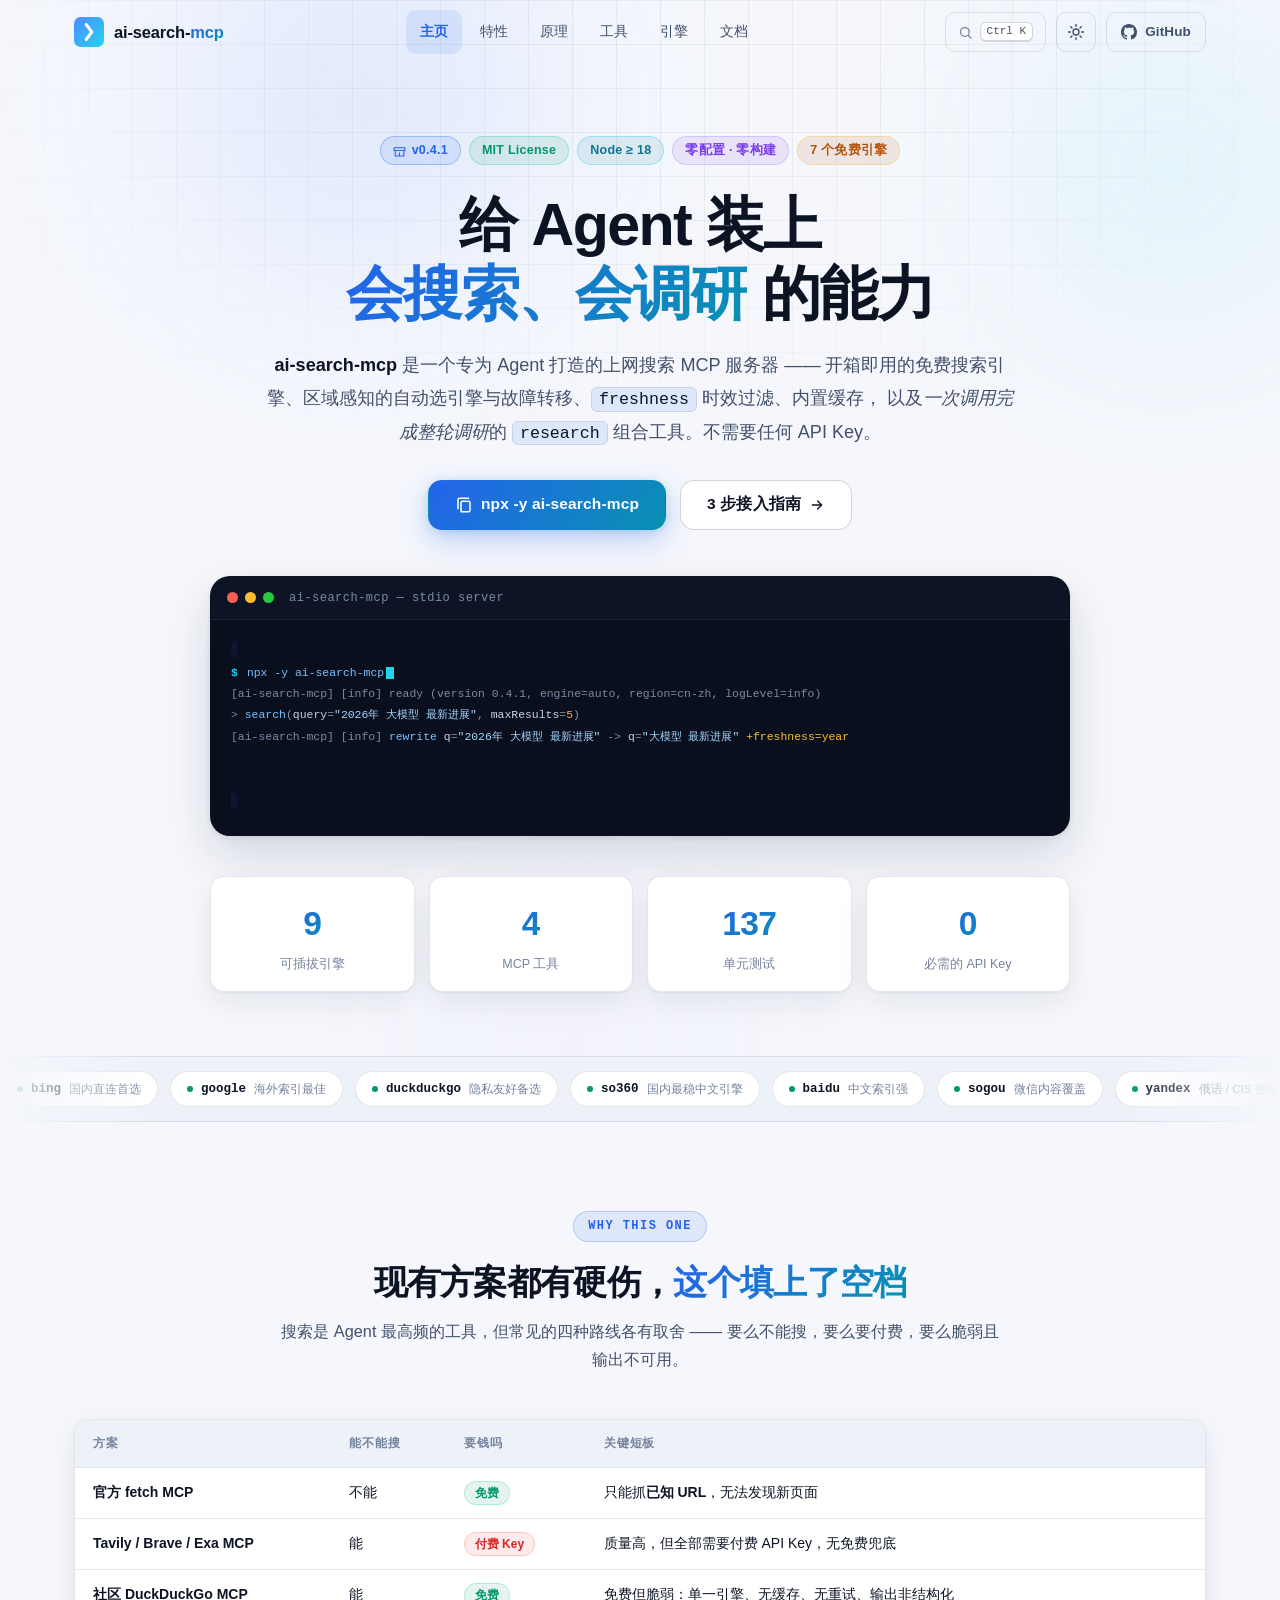
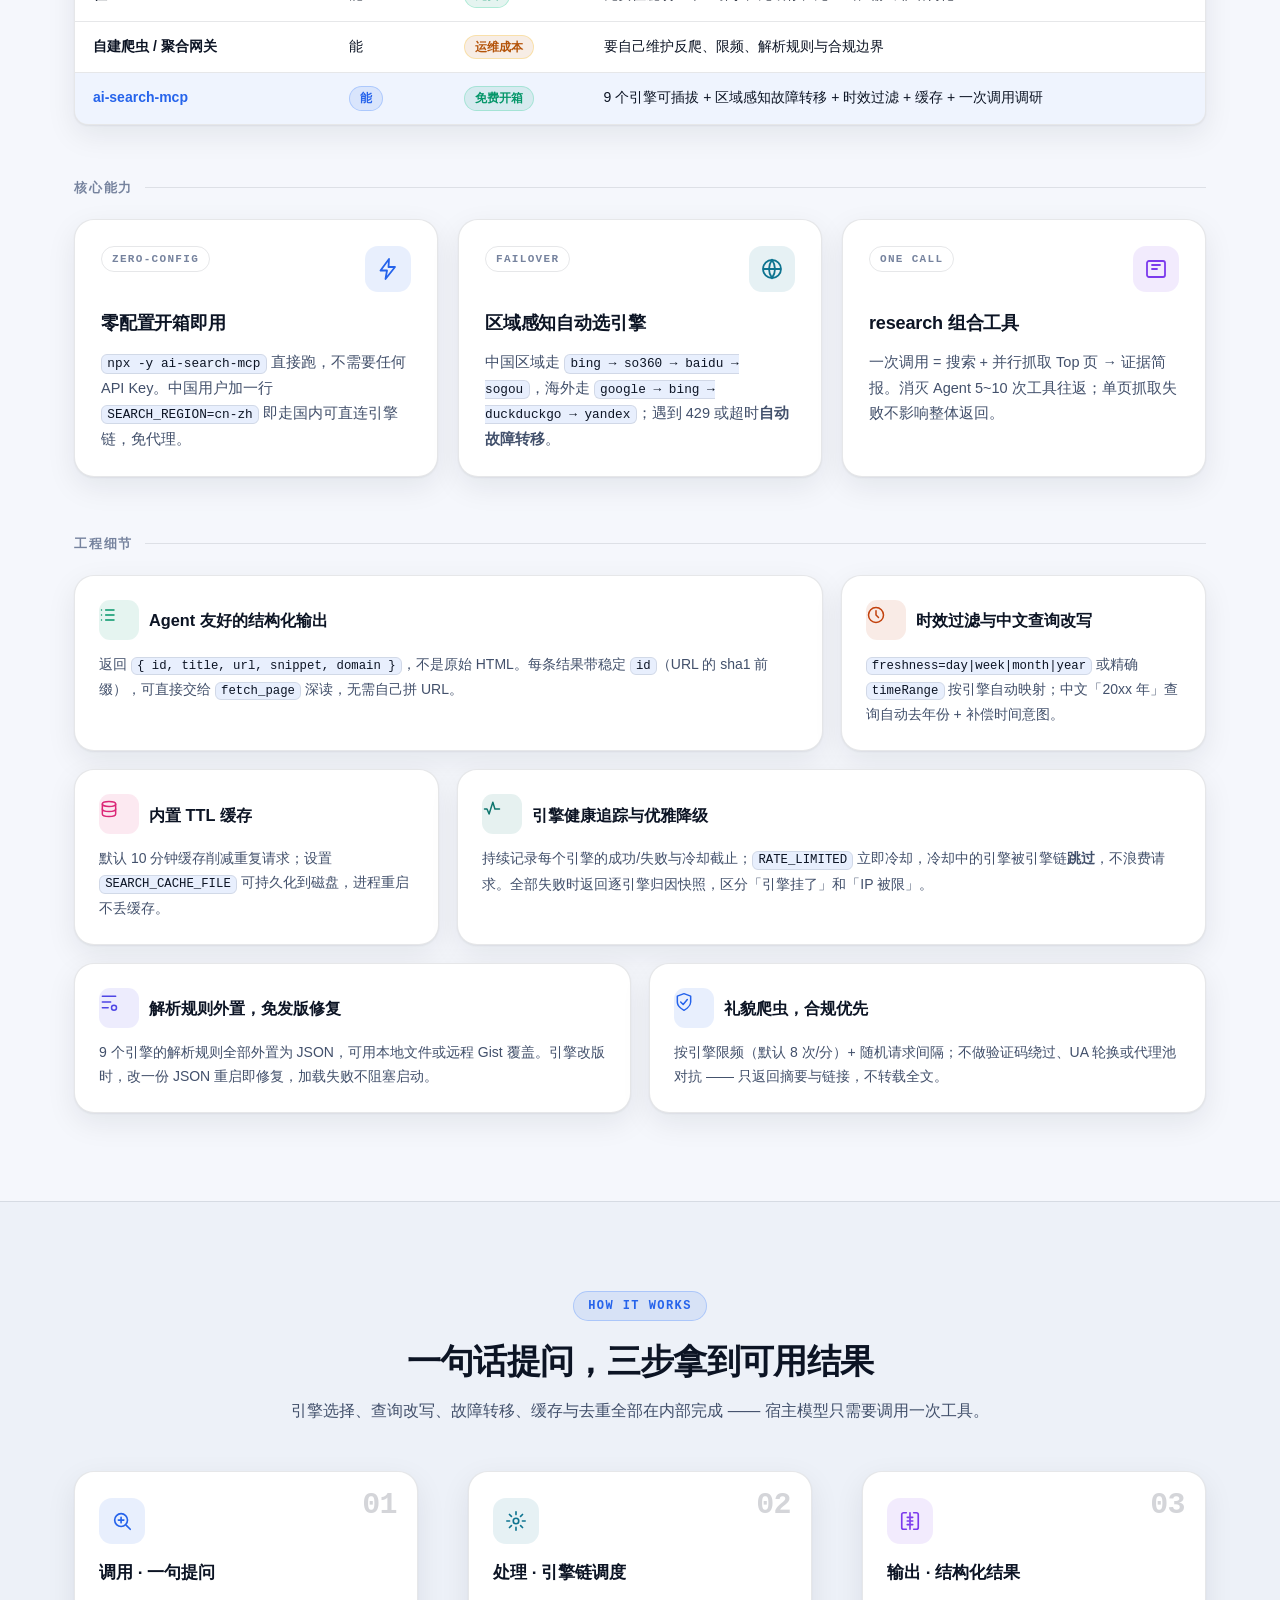
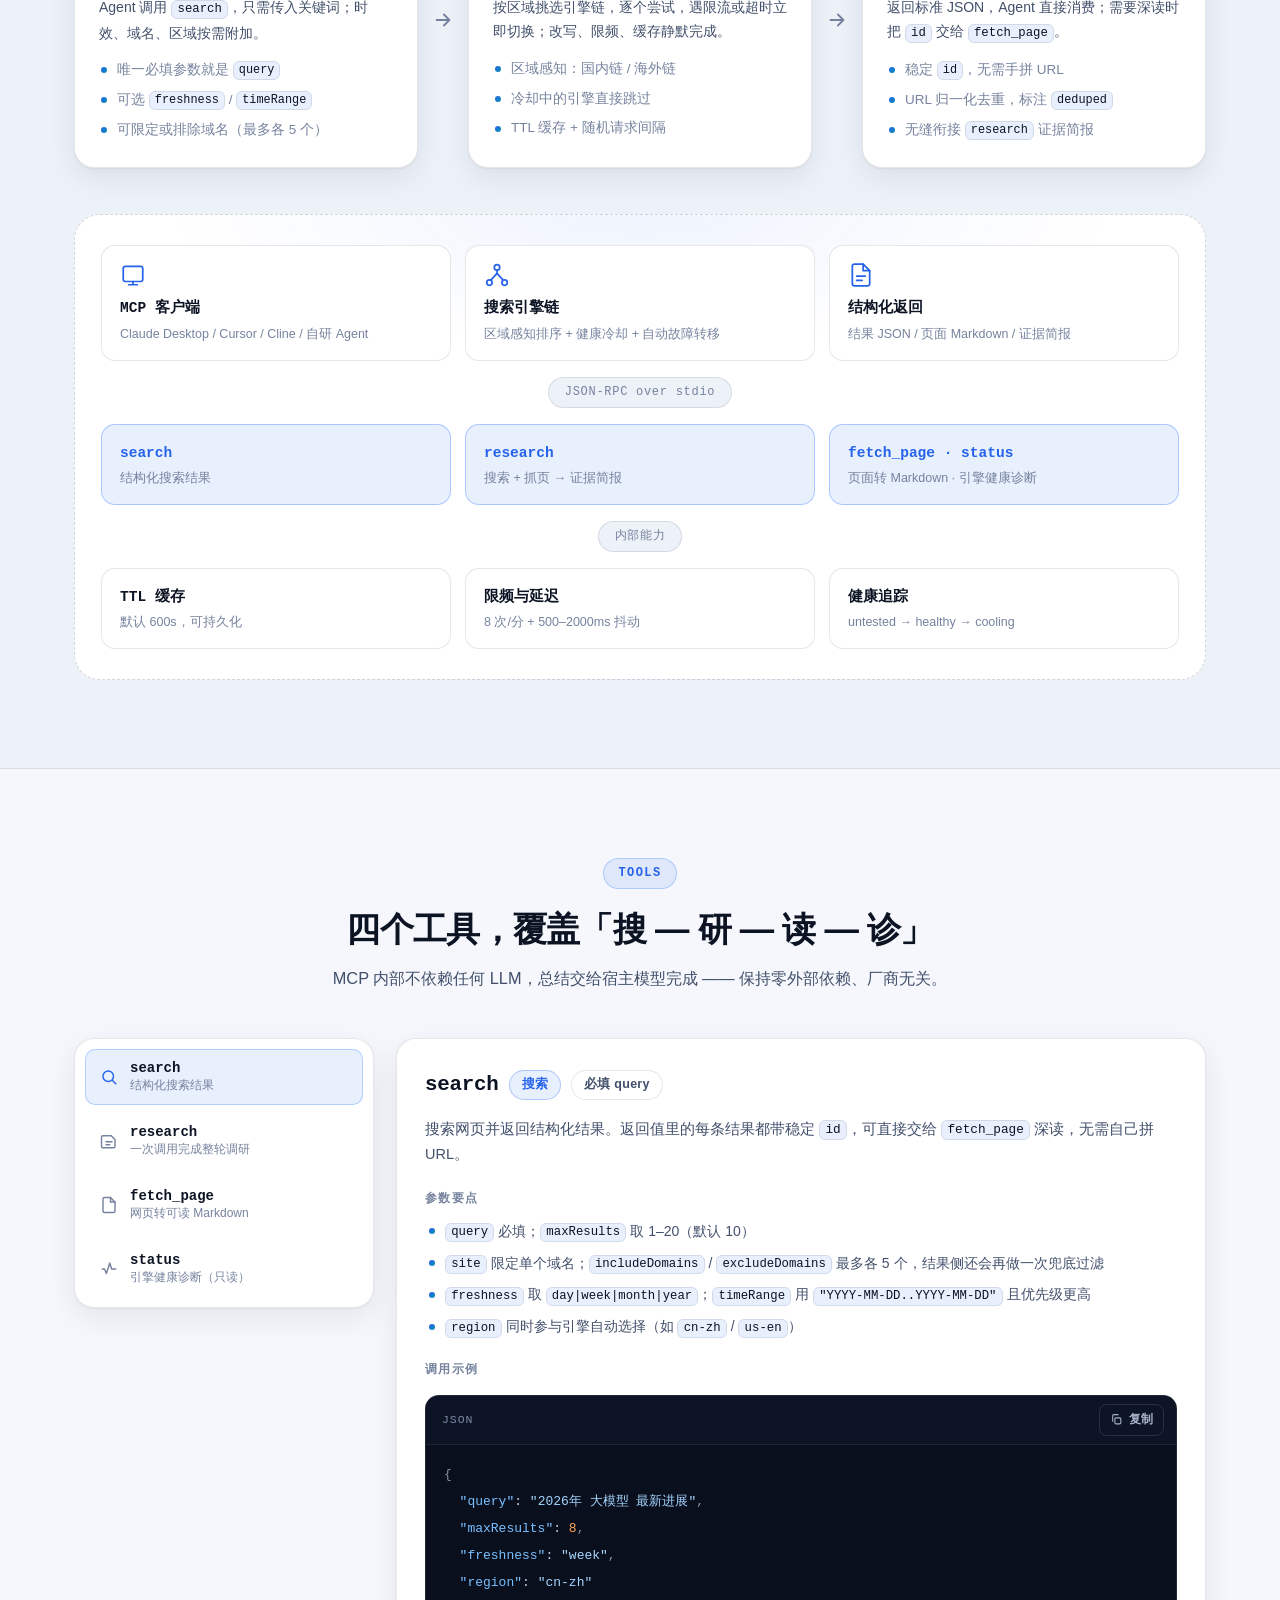
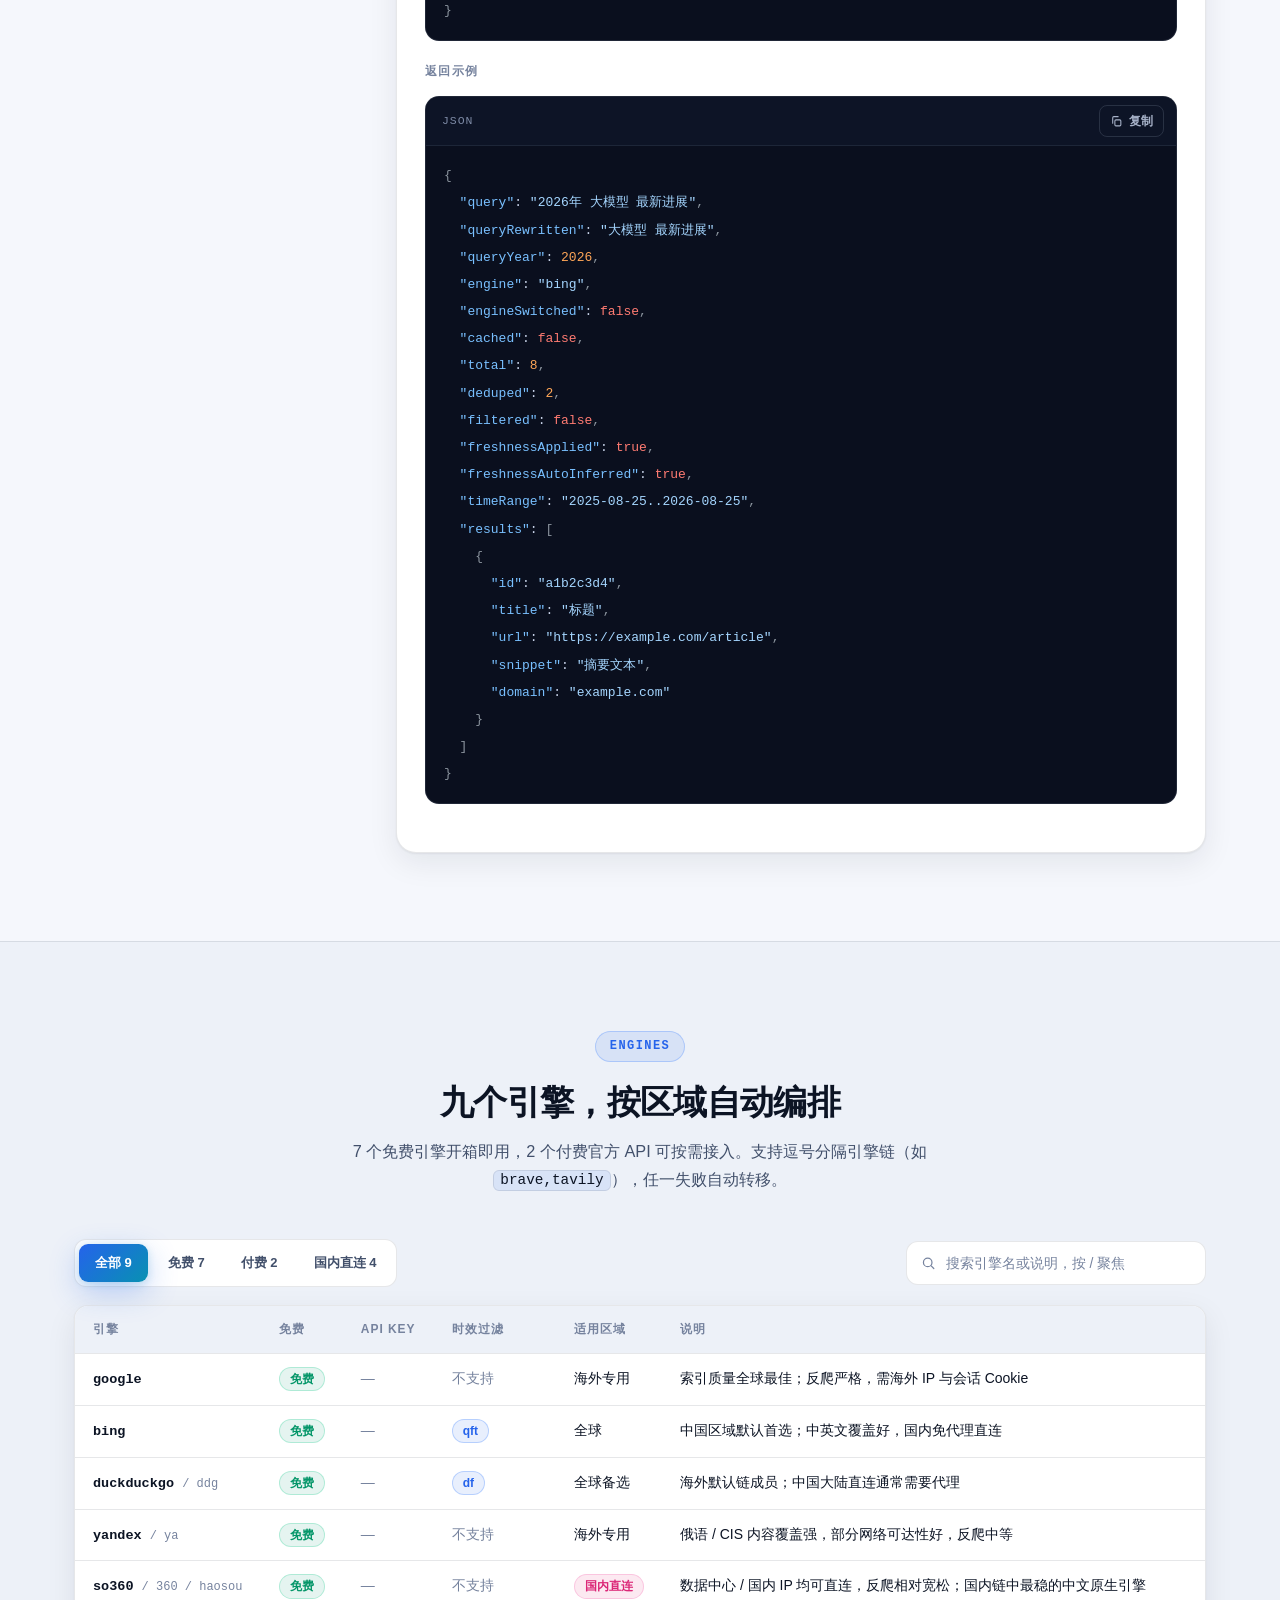
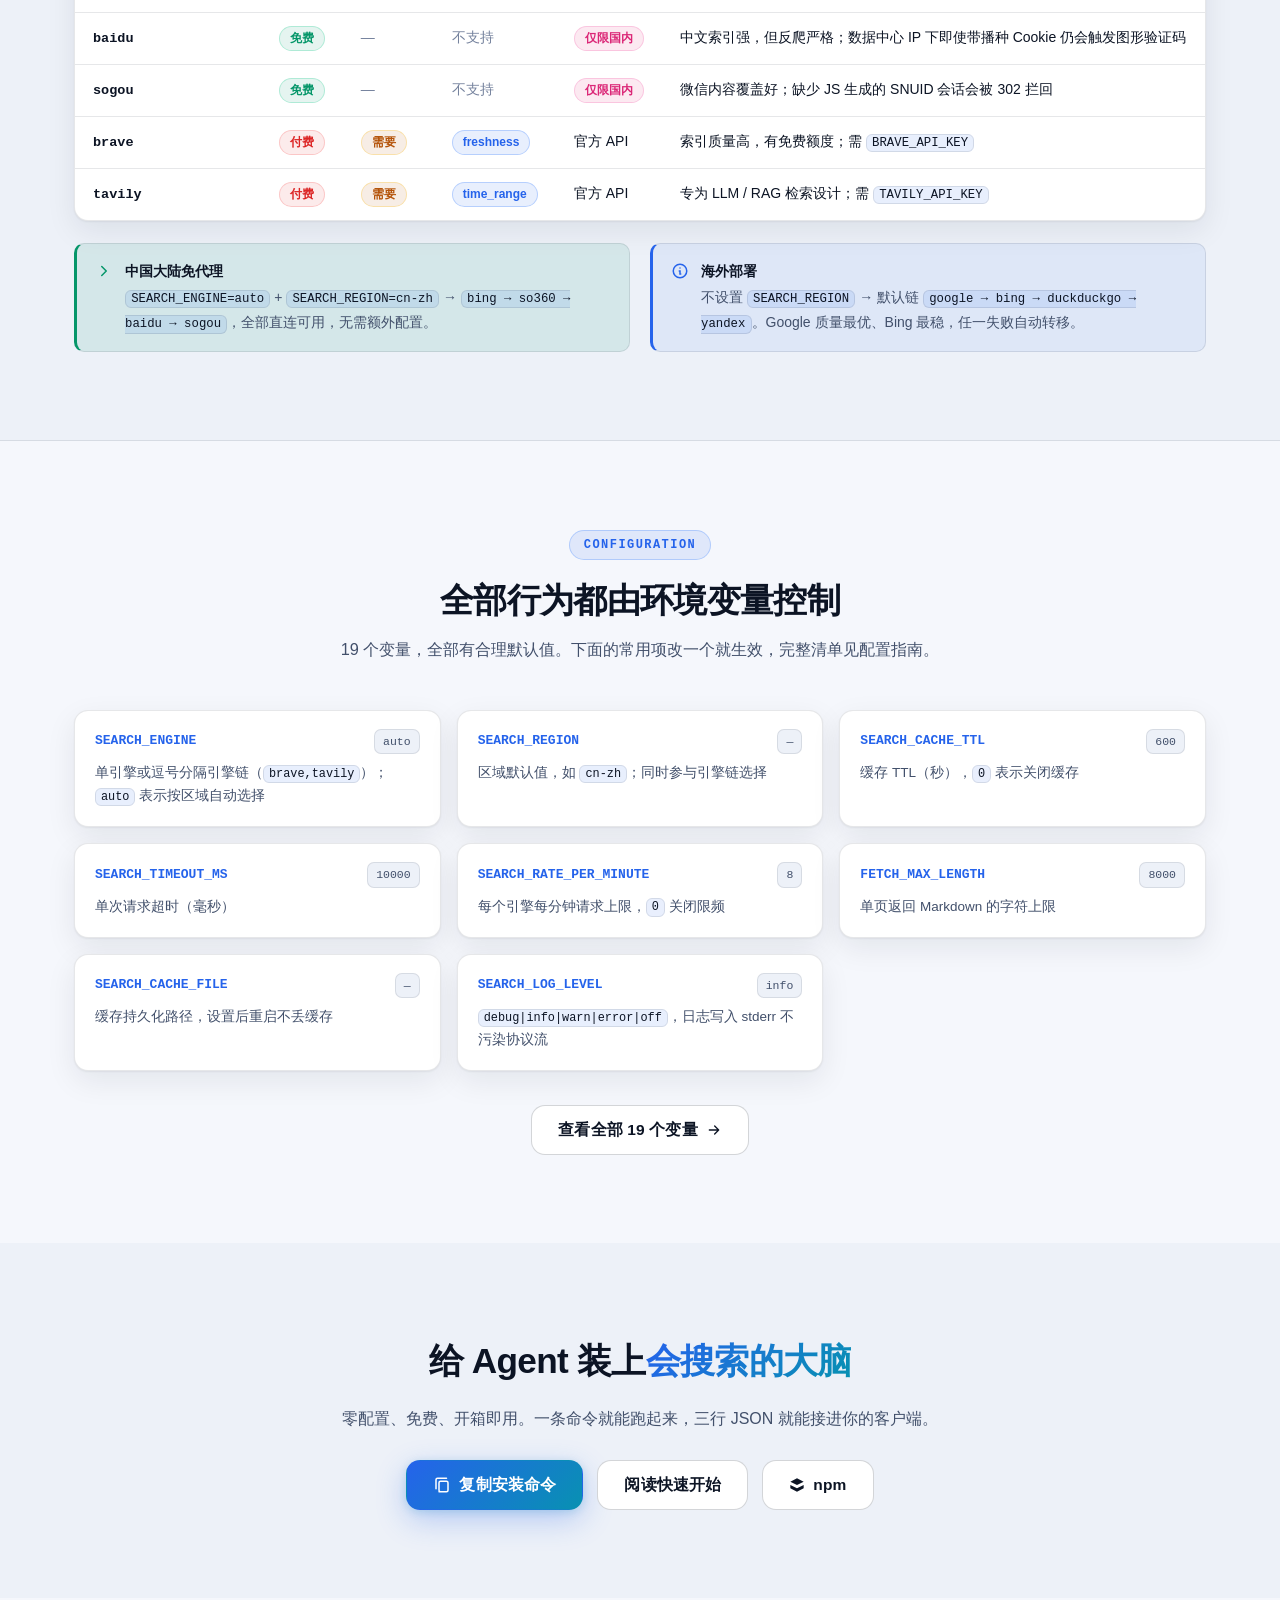
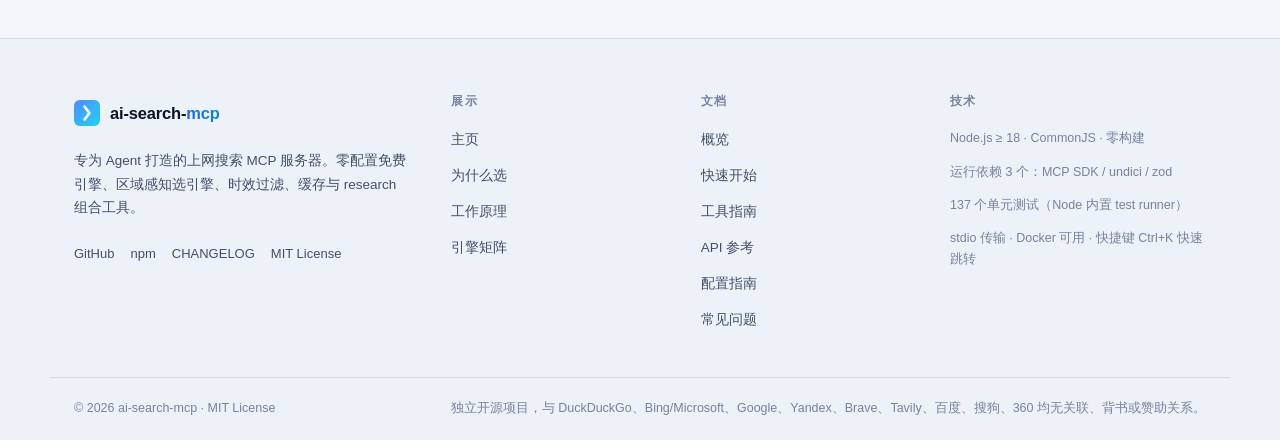
<file: index.html>
<!DOCTYPE html>
<html lang="zh-CN" data-theme="dark">
<head>
<meta charset="UTF-8">
<meta name="viewport" content="width=device-width, initial-scale=1.0, viewport-fit=cover">
<title>ai-search-mcp — 让 Agent 会搜索、会调研的 MCP 服务器</title>
<meta name="description" content="专为 Agent 打造的上网搜索 MCP 服务器：零配置免费引擎、区域感知自动选引擎与故障转移、时效过滤、内置缓存，以及一次调用完成整轮调研的 research 组合工具。">
<meta name="keywords" content="ai-search-mcp,MCP,Model Context Protocol,免费搜索MCP,AI搜索,Agent联网搜索,web search mcp">
<meta name="author" content="zhulingyu666">
<meta name="theme-color" content="#04060d">
<meta property="og:type" content="website">
<meta property="og:title" content="ai-search-mcp — 让 Agent 会搜索、会调研的 MCP 服务器">
<meta property="og:description" content="零配置免费搜索引擎、区域感知自动选引擎、freshness 时效过滤、内置缓存、research 组合工具。Node ≥ 18，零构建，137 个单元测试。">
<link rel="icon" href="data:image/svg+xml,%3Csvg xmlns='http://www.w3.org/2000/svg' viewBox='0 0 32 32'%3E%3Crect width='32' height='32' rx='7' fill='%232563EB'/%3E%3Cpath d='M13 8l6 8-6 8' stroke='white' stroke-width='3.2' fill='none' stroke-linecap='round' stroke-linejoin='round'/%3E%3C/svg%3E">
<link rel="stylesheet" href="./css/style.css">
<script>
  /* 首屏前置：确定主题（避免闪白）；入场动画由 main.js 建立观察器后再武装 */
  (function () {
    try {
      var t = localStorage.getItem("aisearch-theme");
      if (t !== "light" && t !== "dark") {
        t = window.matchMedia && window.matchMedia("(prefers-color-scheme: light)").matches ? "light" : "dark";
      }
      document.documentElement.setAttribute("data-theme", t);
    } catch (e) { /* ignore */ }
  })();
</script>
</head>
<body>

<a class="skip-link" href="#main">跳到主要内容</a>

<!-- ============================ 顶部导航 ============================ -->
<header class="site-header" id="site-header">
  <nav class="nav container" aria-label="主导航">
    <a href="./index.html" class="brand">
      <svg class="brand-logo" viewBox="0 0 32 32" width="30" height="30" aria-hidden="true">
        <defs><linearGradient id="lg-brand" x1="0" y1="0" x2="1" y2="1">
          <stop offset="0" stop-color="#4f8cff"/><stop offset="1" stop-color="#22d3ee"/>
        </linearGradient></defs>
        <rect width="32" height="32" rx="7" fill="url(#lg-brand)"/>
        <path d="M13 8l6 8-6 8" stroke="#fff" stroke-width="3.2" fill="none" stroke-linecap="round" stroke-linejoin="round"/>
      </svg>
      <span class="brand-text">ai-search-<em>mcp</em></span>
    </a>

    <button class="nav-toggle" id="nav-toggle" type="button" aria-label="打开菜单" aria-expanded="false">
      <span></span><span></span><span></span>
    </button>

    <ul class="nav-links" id="nav-links">
      <li><a href="./index.html" class="nav-link is-active" data-nav="home">主页</a></li>
      <li><a href="./index.html#features" class="nav-link" data-nav="features">特性</a></li>
      <li><a href="./index.html#how" class="nav-link" data-nav="how">原理</a></li>
      <li><a href="./index.html#tools" class="nav-link" data-nav="tools">工具</a></li>
      <li><a href="./index.html#engines" class="nav-link" data-nav="engines">引擎</a></li>
      <li><a href="./docs/index.html" class="nav-link" data-nav="docs">文档</a></li>
    </ul>

    <div class="nav-actions">
      <button class="theme-toggle" id="theme-toggle" type="button" aria-label="切换主题">
        <svg class="icon-sun" viewBox="0 0 24 24" width="18" height="18" aria-hidden="true"><circle cx="12" cy="12" r="4" fill="none" stroke="currentColor" stroke-width="1.8"/><path d="M12 2v2.5M12 19.5V22M4.9 4.9l1.8 1.8M17.3 17.3l1.8 1.8M2 12h2.5M19.5 12H22M4.9 19.1l1.8-1.8M17.3 6.7l1.8-1.8" stroke="currentColor" stroke-width="1.8" stroke-linecap="round"/></svg>
        <svg class="icon-moon" viewBox="0 0 24 24" width="18" height="18" aria-hidden="true"><path d="M21 12.8A9 9 0 1 1 11.2 3a7 7 0 0 0 9.8 9.8z" fill="none" stroke="currentColor" stroke-width="1.8" stroke-linejoin="round"/></svg>
      </button>
      <a class="btn btn-ghost btn-sm btn-gh" href="https://github.com/zhulingyu666/ai-search-mcp" target="_blank" rel="noopener">
        <svg viewBox="0 0 16 16" width="16" height="16" fill="currentColor" aria-hidden="true"><path d="M8 0C3.58 0 0 3.58 0 8c0 3.54 2.29 6.53 5.47 7.59.4.07.55-.17.55-.38 0-.19-.01-.82-.01-1.49-2.01.37-2.53-.49-2.69-.94-.09-.23-.48-.94-.82-1.13-.28-.15-.68-.52-.01-.53.63-.01 1.08.58 1.23.82.72 1.21 1.87.87 2.33.66.07-.52.28-.87.51-1.07-1.78-.2-3.64-.89-3.64-3.95 0-.87.31-1.59.82-2.15-.08-.2-.36-1.02.08-2.12 0 0 .67-.21 2.2.82.64-.18 1.32-.27 2-.27s1.36.09 2 .27c1.53-1.04 2.2-.82 2.2-.82.44 1.1.16 1.92.08 2.12.51.56.82 1.27.82 2.15 0 3.07-1.87 3.75-3.65 3.95.29.25.54.73.54 1.48 0 1.07-.01 1.93-.01 2.2 0 .21.15.46.55.38A8.01 8.01 0 0 0 16 8c0-4.42-3.58-8-8-8z"/></svg>
        <span class="gh-label">GitHub</span>
      </a>
    </div>
  </nav>
</header>

<main id="main">

<!-- ============================ Hero ============================ -->
<section class="hero">
  <div class="hero-bg" aria-hidden="true">
    <span class="orb orb-1"></span><span class="orb orb-2"></span><span class="orb orb-3"></span>
  </div>

  <div class="container hero-inner">
    <div class="hero-badges">
      <span class="badge badge-blue">
        <svg viewBox="0 0 24 24" width="13" height="13" fill="none" stroke="currentColor" stroke-width="2" aria-hidden="true"><path d="M20 12v10H4V12M2 7h20v5H2zM12 22v-6" stroke-linecap="round" stroke-linejoin="round"/></svg>
        v0.4.1
      </span>
      <span class="badge badge-green">MIT License</span>
      <span class="badge badge-cyan">Node ≥ 18</span>
      <span class="badge badge-purple">零配置 · 零构建</span>
      <span class="badge badge-amber">7 个免费引擎</span>
    </div>

    <h1 class="hero-title">给 Agent 装上<br><span class="grad-text">会搜索、会调研</span> 的能力</h1>

    <p class="hero-sub">
      <strong>ai-search-mcp</strong> 是一个专为 Agent 打造的上网搜索 MCP 服务器 ——
      开箱即用的免费搜索引擎、区域感知的自动选引擎与故障转移、<code>freshness</code> 时效过滤、内置缓存，
      以及<em>一次调用完成整轮调研</em>的 <code>research</code> 组合工具。不需要任何 API Key。
    </p>

    <div class="hero-actions">
      <button class="btn btn-primary btn-lg" type="button" data-copy="npx -y ai-search-mcp">
        <svg viewBox="0 0 24 24" width="18" height="18" fill="none" stroke="currentColor" stroke-width="2" aria-hidden="true"><path d="M4 17V5a2 2 0 0 1 2-2h12M8 21h10a2 2 0 0 0 2-2V9a2 2 0 0 0-2-2H10a2 2 0 0 0-2 2v10a2 2 0 0 0 2 2z" stroke-linecap="round" stroke-linejoin="round"/></svg>
        npx -y ai-search-mcp
      </button>
      <a class="btn btn-outline btn-lg" href="./docs/quickstart.html">
        3 步接入指南
        <svg viewBox="0 0 24 24" width="16" height="16" fill="none" stroke="currentColor" stroke-width="2" aria-hidden="true"><path d="M5 12h14M13 6l6 6-6 6" stroke-linecap="round" stroke-linejoin="round"/></svg>
      </a>
    </div>

    <!-- 终端演示：JS 逐行打字展示真实日志格式；无 JS 时静态完整可见 -->
    <div class="terminal" id="hero-terminal" data-animate>
      <div class="terminal-bar">
        <span class="dot dot-r"></span><span class="dot dot-y"></span><span class="dot dot-g"></span>
        <span class="terminal-title">ai-search-mcp — stdio server</span>
      </div>
      <div class="terminal-body">
        <div class="term-screen"><code>
<span class="term-line" data-cmd="npx -y ai-search-mcp"><span class="term-prompt">$</span><span class="term-cmd term-type"></span><span class="term-caret"></span></span>
<span class="term-line"><span class="term-dim">[ai-search-mcp] [info] ready</span> <span class="term-dim">(version 0.4.1, engine=auto, region=cn-zh, logLevel=info)</span></span>
<span class="term-line"><span class="term-dim">&gt;</span> <span class="term-cmd">search</span><span class="term-punct">(</span>query<span class="term-punct">=</span><span class="term-str">"2026年 大模型 最新进展"</span><span class="term-punct">,</span> maxResults<span class="term-punct">=</span><span class="term-num">5</span><span class="term-punct">)</span></span>
<span class="term-line"><span class="term-dim">[ai-search-mcp] [info]</span> <span class="term-cmd">rewrite</span> q<span class="term-punct">=</span><span class="term-str">"2026年 大模型 最新进展"</span> <span class="term-dim">-&gt;</span> q<span class="term-punct">=</span><span class="term-str">"大模型 最新进展"</span> <span class="term-flag">+freshness=year</span></span>
<span class="term-line"><span class="term-dim">[ai-search-mcp] [info]</span> <span class="term-cmd">search</span> q<span class="term-punct">=</span><span class="term-str">"大模型 最新进展"</span> engine<span class="term-punct">=</span><span class="term-ok">bing</span> cached<span class="term-punct">=</span><span class="term-flag">false</span> took<span class="term-punct">=</span><span class="term-num">972ms</span> total<span class="term-punct">=</span><span class="term-num">5</span> deduped<span class="term-punct">=</span><span class="term-num">1</span></span>
<span class="term-line"><span class="term-punct">{</span> <span class="term-key">"query"</span><span class="term-punct">:</span> <span class="term-str">"2026年 大模型 最新进展"</span><span class="term-punct">,</span> <span class="term-key">"engine"</span><span class="term-punct">:</span> <span class="term-str">"bing"</span><span class="term-punct">,</span> <span class="term-key">"total"</span><span class="term-punct">:</span> <span class="term-num">5</span><span class="term-punct">,</span> <span class="term-key">"deduped"</span><span class="term-punct">:</span> <span class="term-num">1</span><span class="term-punct">,</span> <span class="term-key">"results"</span><span class="term-punct">:</span> <span class="term-punct">[{</span> <span class="term-key">"id"</span><span class="term-punct">:</span> <span class="term-str">"a1b2c3d4"</span><span class="term-punct">,</span> <span class="term-key">"title"</span><span class="term-punct">:</span> <span class="term-str">"..."</span><span class="term-punct">,</span> <span class="term-key">"domain"</span><span class="term-punct">:</span> <span class="term-str">"example.com"</span> <span class="term-punct">}]</span> <span class="term-punct">}</span></span>
        </code></div>
      </div>
    </div>

    <div class="hero-stats stagger">
      <div class="stat"><span class="stat-num" data-count="9">9</span><span class="stat-label">可插拔引擎</span></div>
      <div class="stat"><span class="stat-num" data-count="4">4</span><span class="stat-label">MCP 工具</span></div>
      <div class="stat"><span class="stat-num" data-count="137">137</span><span class="stat-label">单元测试</span></div>
      <div class="stat"><span class="stat-num" data-count="0">0</span><span class="stat-label">必需的 API Key</span></div>
    </div>
  </div>
</section>

<!-- ============================ 引擎跑马灯 ============================ -->
<div class="belt" aria-hidden="true">
  <div class="belt-track">
    <span class="belt-chip"><i></i><b>bing</b><small>国内直连首选</small></span>
    <span class="belt-chip"><i></i><b>google</b><small>海外索引最佳</small></span>
    <span class="belt-chip"><i></i><b>duckduckgo</b><small>隐私友好备选</small></span>
    <span class="belt-chip"><i></i><b>so360</b><small>国内最稳中文引擎</small></span>
    <span class="belt-chip"><i></i><b>baidu</b><small>中文索引强</small></span>
    <span class="belt-chip"><i></i><b>sogou</b><small>微信内容覆盖</small></span>
    <span class="belt-chip"><i></i><b>yandex</b><small>俄语 / CIS 强项</small></span>
    <span class="belt-chip is-paid"><i></i><b>brave</b><small>付费官方 API</small></span>
    <span class="belt-chip is-paid"><i></i><b>tavily</b><small>专为 LLM / RAG</small></span>
    <!-- 第二份拷贝：跑马灯无缝循环 -->
    <span class="belt-chip"><i></i><b>bing</b><small>国内直连首选</small></span>
    <span class="belt-chip"><i></i><b>google</b><small>海外索引最佳</small></span>
    <span class="belt-chip"><i></i><b>duckduckgo</b><small>隐私友好备选</small></span>
    <span class="belt-chip"><i></i><b>so360</b><small>国内最稳中文引擎</small></span>
    <span class="belt-chip"><i></i><b>baidu</b><small>中文索引强</small></span>
    <span class="belt-chip"><i></i><b>sogou</b><small>微信内容覆盖</small></span>
    <span class="belt-chip"><i></i><b>yandex</b><small>俄语 / CIS 强项</small></span>
    <span class="belt-chip is-paid"><i></i><b>brave</b><small>付费官方 API</small></span>
    <span class="belt-chip is-paid"><i></i><b>tavily</b><small>专为 LLM / RAG</small></span>
  </div>
</div>

<!-- ============================ 为什么选 ============================ -->
<section class="section" id="features">
  <div class="container">
    <div class="section-head reveal">
      <span class="section-tag">Why this one</span>
      <h2>现有方案都有硬伤，<span class="grad-text">这个填上了空档</span></h2>
      <p>搜索是 Agent 最高频的工具，但常见的四种路线各有取舍 —— 要么不能搜，要么要付费，要么脆弱且输出不可用。</p>
    </div>

    <div class="table-wrap reveal compare">
      <table class="table" data-stack>
        <thead>
          <tr><th>方案</th><th>能不能搜</th><th>要钱吗</th><th>关键短板</th></tr>
        </thead>
        <tbody>
          <tr>
            <td><strong>官方 fetch MCP</strong></td>
            <td>不能</td>
            <td><span class="tag tag-ok">免费</span></td>
            <td>只能抓<strong>已知 URL</strong>，无法发现新页面</td>
          </tr>
          <tr>
            <td><strong>Tavily / Brave / Exa MCP</strong></td>
            <td>能</td>
            <td><span class="tag tag-no">付费 Key</span></td>
            <td>质量高，但全部需要付费 API Key，无免费兜底</td>
          </tr>
          <tr>
            <td><strong>社区 DuckDuckGo MCP</strong></td>
            <td>能</td>
            <td><span class="tag tag-ok">免费</span></td>
            <td>免费但脆弱：单一引擎、无缓存、无重试、输出非结构化</td>
          </tr>
          <tr>
            <td><strong>自建爬虫 / 聚合网关</strong></td>
            <td>能</td>
            <td><span class="tag tag-key">运维成本</span></td>
            <td>要自己维护反爬、限频、解析规则与合规边界</td>
          </tr>
          <tr class="is-hero-row">
            <td><strong>ai-search-mcp</strong></td>
            <td><span class="tag tag-yes">能</span></td>
            <td><span class="tag tag-ok">免费开箱</span></td>
            <td>9 个引擎可插拔 + 区域感知故障转移 + 时效过滤 + 缓存 + 一次调用调研</td>
          </tr>
        </tbody>
      </table>
    </div>

    <div class="feature-subhead" style="margin-top:52px">核心能力</div>
    <div class="feature-grid-hero grid grid-3 stagger">
      <article class="feature-card-lg">
        <div class="feature-card-top">
          <span class="feature-chip">Zero-Config</span>
          <div class="feature-icon ic-blue">
            <svg viewBox="0 0 24 24" width="24" height="24" fill="none" stroke="currentColor" stroke-width="1.8" aria-hidden="true"><path d="M13 2L4.5 13.5H11L9.5 22 19 10h-6.5z" stroke-linejoin="round"/></svg>
          </div>
        </div>
        <h3>零配置开箱即用</h3>
        <p><code>npx -y ai-search-mcp</code> 直接跑，不需要任何 API Key。中国用户加一行 <code>SEARCH_REGION=cn-zh</code> 即走国内可直连引擎链，免代理。</p>
      </article>

      <article class="feature-card-lg">
        <div class="feature-card-top">
          <span class="feature-chip">Failover</span>
          <div class="feature-icon ic-cyan">
            <svg viewBox="0 0 24 24" width="24" height="24" fill="none" stroke="currentColor" stroke-width="1.8" aria-hidden="true"><circle cx="12" cy="12" r="9"/><path d="M3 12h18M12 3a15 15 0 0 1 0 18 15 15 0 0 1 0-18z"/></svg>
          </div>
        </div>
        <h3>区域感知自动选引擎</h3>
        <p>中国区域走 <code>bing → so360 → baidu → sogou</code>，海外走 <code>google → bing → duckduckgo → yandex</code>；遇到 429 或超时<strong>自动故障转移</strong>。</p>
      </article>

      <article class="feature-card-lg">
        <div class="feature-card-top">
          <span class="feature-chip">One Call</span>
          <div class="feature-icon ic-purple">
            <svg viewBox="0 0 24 24" width="24" height="24" fill="none" stroke="currentColor" stroke-width="1.8" aria-hidden="true"><rect x="3" y="4" width="18" height="16" rx="2"/><path d="M8 8h8M8 12h5" stroke-linecap="round"/></svg>
          </div>
        </div>
        <h3>research 组合工具</h3>
        <p>一次调用 = 搜索 + 并行抓取 Top 页 → 证据简报。消灭 Agent 5~10 次工具往返；单页抓取失败不影响整体返回。</p>
      </article>
    </div>

    <div class="feature-subhead" style="margin-top:56px">工程细节</div>
    <div class="bento stagger">
      <article class="bento-card span-4" style="--bento-glow:rgba(52,211,153,.14)">
        <h4>
          <span class="feature-item-icon ic-green"><svg viewBox="0 0 24 24" width="20" height="20" fill="none" stroke="currentColor" stroke-width="1.8" aria-hidden="true"><path d="M8 6h10M8 12h10M8 18h10M3 6h.01M3 12h.01M3 18h.01" stroke-linecap="round"/></svg></span>
          Agent 友好的结构化输出
        </h4>
        <p>返回 <code>{ id, title, url, snippet, domain }</code>，不是原始 HTML。每条结果带稳定 <code>id</code>（URL 的 sha1 前缀），可直接交给 <code>fetch_page</code> 深读，无需自己拼 URL。</p>
      </article>

      <article class="bento-card span-2" style="--bento-glow:rgba(251,146,60,.14)">
        <h4>
          <span class="feature-item-icon ic-orange"><svg viewBox="0 0 24 24" width="20" height="20" fill="none" stroke="currentColor" stroke-width="1.8" aria-hidden="true"><circle cx="12" cy="12" r="9"/><path d="M12 7v5l3 3" stroke-linecap="round"/></svg></span>
          时效过滤与中文查询改写
        </h4>
        <p><code>freshness=day|week|month|year</code> 或精确 <code>timeRange</code> 按引擎自动映射；中文「20xx 年」查询自动去年份 + 补偿时间意图。</p>
      </article>

      <article class="bento-card span-2" style="--bento-glow:rgba(244,114,182,.14)">
        <h4>
          <span class="feature-item-icon ic-pink"><svg viewBox="0 0 24 24" width="20" height="20" fill="none" stroke="currentColor" stroke-width="1.8" aria-hidden="true"><ellipse cx="12" cy="6" rx="8" ry="3"/><path d="M4 6v12c0 1.7 3.6 3 8 3s8-1.3 8-3V6" stroke-linecap="round"/><path d="M4 12c0 1.7 3.6 3 8 3s8-1.3 8-3" stroke-linecap="round"/></svg></span>
          内置 TTL 缓存
        </h4>
        <p>默认 10 分钟缓存削减重复请求；设置 <code>SEARCH_CACHE_FILE</code> 可持久化到磁盘，进程重启不丢缓存。</p>
      </article>

      <article class="bento-card span-4" style="--bento-glow:rgba(45,212,191,.14)">
        <h4>
          <span class="feature-item-icon ic-teal"><svg viewBox="0 0 24 24" width="20" height="20" fill="none" stroke="currentColor" stroke-width="1.8" aria-hidden="true"><path d="M3 12h3l2.5 6L13 4l2.5 8H21" stroke-linecap="round" stroke-linejoin="round"/></svg></span>
          引擎健康追踪与优雅降级
        </h4>
        <p>持续记录每个引擎的成功/失败与冷却截止；<code>RATE_LIMITED</code> 立即冷却，冷却中的引擎被引擎链<strong>跳过</strong>，不浪费请求。全部失败时返回逐引擎归因快照，区分「引擎挂了」和「IP 被限」。</p>
      </article>

      <article class="bento-card span-3" style="--bento-glow:rgba(129,140,248,.14)">
        <h4>
          <span class="feature-item-icon ic-indigo"><svg viewBox="0 0 24 24" width="20" height="20" fill="none" stroke="currentColor" stroke-width="1.8" aria-hidden="true"><path d="M4 5h16M4 12h10M4 19h7" stroke-linecap="round"/><circle cx="18" cy="19" r="3"/></svg></span>
          解析规则外置，免发版修复
        </h4>
        <p>9 个引擎的解析规则全部外置为 JSON，可用本地文件或远程 Gist 覆盖。引擎改版时，改一份 JSON 重启即修复，加载失败不阻塞启动。</p>
      </article>

      <article class="bento-card span-3" style="--bento-glow:rgba(79,140,255,.14)">
        <h4>
          <span class="feature-item-icon ic-blue"><svg viewBox="0 0 24 24" width="20" height="20" fill="none" stroke="currentColor" stroke-width="1.8" aria-hidden="true"><path d="M12 22s8-4 8-10V5l-8-3-8 3v7c0 6 8 10 8 10z" stroke-linejoin="round"/><path d="M8 12l3 3 5-6" stroke-linecap="round" stroke-linejoin="round"/></svg></span>
          礼貌爬虫，合规优先
        </h4>
        <p>按引擎限频（默认 8 次/分）+ 随机请求间隔；不做验证码绕过、UA 轮换或代理池对抗 —— 只返回摘要与链接，不转载全文。</p>
      </article>
    </div>
  </div>
</section>

<!-- ============================ 工作原理 ============================ -->
<section class="section section-alt" id="how">
  <div class="container">
    <div class="section-head reveal">
      <span class="section-tag">How it works</span>
      <h2>一句话提问，三步拿到可用结果</h2>
      <p>引擎选择、查询改写、故障转移、缓存与去重全部在内部完成 —— 宿主模型只需要调用一次工具。</p>
    </div>

    <div class="how-steps stagger">
      <article class="how-step">
        <span class="how-step-num">01</span>
        <div class="how-step-icon ic-blue">
          <svg viewBox="0 0 24 24" width="22" height="22" fill="none" stroke="currentColor" stroke-width="1.8" aria-hidden="true"><circle cx="11" cy="11" r="7"/><path d="M21 21l-4.3-4.3" stroke-linecap="round"/><path d="M8 11h6M11 8v6" stroke-linecap="round"/></svg>
        </div>
        <h3>调用 · 一句提问</h3>
        <p>Agent 调用 <code>search</code>，只需传入关键词；时效、域名、区域按需附加。</p>
        <ul class="how-step-points">
          <li>唯一必填参数就是 <code>query</code></li>
          <li>可选 <code>freshness</code> / <code>timeRange</code></li>
          <li>可限定或排除域名（最多各 5 个）</li>
        </ul>
      </article>

      <div class="how-step-arrow" aria-hidden="true">
        <svg viewBox="0 0 24 24" width="22" height="22" fill="none" stroke="currentColor" stroke-width="2"><path d="M5 12h14M13 6l6 6-6 6" stroke-linecap="round" stroke-linejoin="round"/></svg>
      </div>

      <article class="how-step">
        <span class="how-step-num">02</span>
        <div class="how-step-icon ic-cyan">
          <svg viewBox="0 0 24 24" width="22" height="22" fill="none" stroke="currentColor" stroke-width="1.8" aria-hidden="true"><circle cx="12" cy="12" r="3"/><path d="M12 2v3M12 19v3M2 12h3M19 12h3M4.9 4.9l2.1 2.1M17 17l2.1 2.1M19.1 4.9L17 7M7 17l-2.1 2.1" stroke-linecap="round"/></svg>
        </div>
        <h3>处理 · 引擎链调度</h3>
        <p>按区域挑选引擎链，逐个尝试，遇限流或超时立即切换；改写、限频、缓存静默完成。</p>
        <ul class="how-step-points">
          <li>区域感知：国内链 / 海外链</li>
          <li>冷却中的引擎直接跳过</li>
          <li>TTL 缓存 + 随机请求间隔</li>
        </ul>
      </article>

      <div class="how-step-arrow" aria-hidden="true">
        <svg viewBox="0 0 24 24" width="22" height="22" fill="none" stroke="currentColor" stroke-width="2"><path d="M5 12h14M13 6l6 6-6 6" stroke-linecap="round" stroke-linejoin="round"/></svg>
      </div>

      <article class="how-step">
        <span class="how-step-num">03</span>
        <div class="how-step-icon ic-purple">
          <svg viewBox="0 0 24 24" width="22" height="22" fill="none" stroke="currentColor" stroke-width="1.8" aria-hidden="true"><path d="M8 3H5a2 2 0 0 0-2 2v14a2 2 0 0 0 2 2h3M16 3h3a2 2 0 0 1 2 2v14a2 2 0 0 1-2 2h-3M12 3v18" stroke-linecap="round"/><path d="M9 8h2M13 8h2M9 12h2M13 12h2M9 16h2M13 16h2" stroke-linecap="round"/></svg>
        </div>
        <h3>输出 · 结构化结果</h3>
        <p>返回标准 JSON，Agent 直接消费；需要深读时把 <code>id</code> 交给 <code>fetch_page</code>。</p>
        <ul class="how-step-points">
          <li>稳定 <code>id</code>，无需手拼 URL</li>
          <li>URL 归一化去重，标注 <code>deduped</code></li>
          <li>无缝衔接 <code>research</code> 证据简报</li>
        </ul>
      </article>
    </div>

    <!-- 架构图 -->
    <div class="arch reveal">
      <div class="arch-row">
        <div class="arch-node">
          <svg class="arch-node-icon" viewBox="0 0 24 24" width="26" height="26" fill="none" stroke="currentColor" stroke-width="1.6" aria-hidden="true"><rect x="3" y="4" width="18" height="14" rx="2"/><path d="M8 21h8M12 18v3" stroke-linecap="round"/></svg>
          <h4>MCP 客户端</h4>
          <p>Claude Desktop / Cursor / Cline / 自研 Agent</p>
        </div>
        <div class="arch-node">
          <svg class="arch-node-icon" viewBox="0 0 24 24" width="26" height="26" fill="none" stroke="currentColor" stroke-width="1.6" aria-hidden="true"><circle cx="12" cy="5" r="2.5"/><circle cx="5" cy="19" r="2.5"/><circle cx="19" cy="19" r="2.5"/><path d="M12 7.5v3M12 10.5L6.3 16.7M12 10.5l5.7 6.2" stroke-linecap="round"/></svg>
          <h4>搜索引擎链</h4>
          <p>区域感知排序 + 健康冷却 + 自动故障转移</p>
        </div>
        <div class="arch-node">
          <svg class="arch-node-icon" viewBox="0 0 24 24" width="26" height="26" fill="none" stroke="currentColor" stroke-width="1.6" aria-hidden="true"><path d="M14 2H6a2 2 0 0 0-2 2v16a2 2 0 0 0 2 2h12a2 2 0 0 0 2-2V8z" stroke-linejoin="round"/><path d="M14 2v6h6M8 13h8M8 17h5" stroke-linecap="round"/></svg>
          <h4>结构化返回</h4>
          <p>结果 JSON / 页面 Markdown / 证据简报</p>
        </div>
      </div>

      <div class="arch-link">JSON-RPC over stdio</div>

      <div class="arch-row">
        <div class="arch-node is-accent">
          <h4>search</h4>
          <p>结构化搜索结果</p>
        </div>
        <div class="arch-node is-accent">
          <h4>research</h4>
          <p>搜索 + 抓页 → 证据简报</p>
        </div>
        <div class="arch-node is-accent">
          <h4>fetch_page · status</h4>
          <p>页面转 Markdown · 引擎健康诊断</p>
        </div>
      </div>

      <div class="arch-link">内部能力</div>

      <div class="arch-row">
        <div class="arch-node">
          <h4>TTL 缓存</h4>
          <p>默认 600s，可持久化</p>
        </div>
        <div class="arch-node">
          <h4>限频与延迟</h4>
          <p>8 次/分 + 500–2000ms 抖动</p>
        </div>
        <div class="arch-node">
          <h4>健康追踪</h4>
          <p>untested → healthy → cooling</p>
        </div>
      </div>
    </div>
  </div>
</section>

<!-- ============================ 四大工具 ============================ -->
<section class="section" id="tools">
  <div class="container">
    <div class="section-head reveal">
      <span class="section-tag">Tools</span>
      <h2>四个工具，覆盖「搜 — 研 — 读 — 诊」</h2>
      <p>MCP 内部不依赖任何 LLM，总结交给宿主模型完成 —— 保持零外部依赖、厂商无关。</p>
    </div>

    <div class="tool-layout reveal" data-tabs="tools">
      <div class="tool-nav" role="tablist" aria-label="工具选择">
        <button class="tool-nav-item is-active" type="button" data-tab="search" role="tab" aria-selected="true">
          <svg viewBox="0 0 24 24" width="18" height="18" fill="none" stroke="currentColor" stroke-width="1.9" aria-hidden="true"><circle cx="11" cy="11" r="7"/><path d="M21 21l-4.3-4.3" stroke-linecap="round"/></svg>
          <span class="tool-nav-text">
            <span class="tool-nav-name">search</span>
            <span class="tool-nav-desc">结构化搜索结果</span>
          </span>
        </button>
        <button class="tool-nav-item" type="button" data-tab="research" role="tab" aria-selected="false">
          <svg viewBox="0 0 24 24" width="18" height="18" fill="none" stroke="currentColor" stroke-width="1.9" aria-hidden="true"><path d="M4 5h11l5 5v9a2 2 0 0 1-2 2H4a2 2 0 0 1-2-2V7a2 2 0 0 1 2-2z" stroke-linejoin="round"/><path d="M8 13h8M8 17h5" stroke-linecap="round"/></svg>
          <span class="tool-nav-text">
            <span class="tool-nav-name">research</span>
            <span class="tool-nav-desc">一次调用完成整轮调研</span>
          </span>
        </button>
        <button class="tool-nav-item" type="button" data-tab="fetch" role="tab" aria-selected="false">
          <svg viewBox="0 0 24 24" width="18" height="18" fill="none" stroke="currentColor" stroke-width="1.9" aria-hidden="true"><path d="M14 2H6a2 2 0 0 0-2 2v16a2 2 0 0 0 2 2h12a2 2 0 0 0 2-2V8z" stroke-linejoin="round"/><path d="M14 2v6h6" stroke-linecap="round"/></svg>
          <span class="tool-nav-text">
            <span class="tool-nav-name">fetch_page</span>
            <span class="tool-nav-desc">网页转可读 Markdown</span>
          </span>
        </button>
        <button class="tool-nav-item" type="button" data-tab="status" role="tab" aria-selected="false">
          <svg viewBox="0 0 24 24" width="18" height="18" fill="none" stroke="currentColor" stroke-width="1.9" aria-hidden="true"><path d="M3 12h3l2.5 6L13 4l2.5 8H21" stroke-linecap="round" stroke-linejoin="round"/></svg>
          <span class="tool-nav-text">
            <span class="tool-nav-name">status</span>
            <span class="tool-nav-desc">引擎健康诊断（只读）</span>
          </span>
        </button>
      </div>

      <div>
        <!-- search -->
        <div class="tool-detail" data-panel="search">
          <div class="tool-detail-head">
            <h3>search</h3>
            <span class="badge badge-blue">搜索</span>
            <span class="badge">必填 query</span>
          </div>
          <p>搜索网页并返回结构化结果。返回值里的每条结果都带稳定 <code>id</code>，可直接交给 <code>fetch_page</code> 深读，无需自己拼 URL。</p>

          <p class="tool-block-title">参数要点</p>
          <ul class="tool-points">
            <li><code>query</code> 必填；<code>maxResults</code> 取 1–20（默认 10）</li>
            <li><code>site</code> 限定单个域名；<code>includeDomains</code> / <code>excludeDomains</code> 最多各 5 个，结果侧还会再做一次兜底过滤</li>
            <li><code>freshness</code> 取 <code>day|week|month|year</code>；<code>timeRange</code> 用 <code>"YYYY-MM-DD..YYYY-MM-DD"</code> 且优先级更高</li>
            <li><code>region</code> 同时参与引擎自动选择（如 <code>cn-zh</code> / <code>us-en</code>）</li>
          </ul>

          <p class="tool-block-title">调用示例</p>
          <div class="code-block" data-lang="json">
<pre><code>{
  "query": "2026年 大模型 最新进展",
  "maxResults": 8,
  "freshness": "week",
  "region": "cn-zh"
}</code></pre>
          </div>

          <p class="tool-block-title">返回示例</p>
          <div class="code-block" data-lang="json">
<pre><code>{
  "query": "2026年 大模型 最新进展",
  "queryRewritten": "大模型 最新进展",
  "queryYear": 2026,
  "engine": "bing",
  "engineSwitched": false,
  "cached": false,
  "total": 8,
  "deduped": 2,
  "filtered": false,
  "freshnessApplied": true,
  "freshnessAutoInferred": true,
  "timeRange": "2025-08-25..2026-08-25",
  "results": [
    {
      "id": "a1b2c3d4",
      "title": "标题",
      "url": "https://example.com/article",
      "snippet": "摘要文本",
      "domain": "example.com"
    }
  ]
}</code></pre>
          </div>
        </div>

        <!-- research -->
        <div class="tool-detail" data-panel="research" hidden>
          <div class="tool-detail-head">
            <h3>research</h3>
            <span class="badge badge-purple">组合工具</span>
            <span class="badge">默认抓 2 页</span>
          </div>
          <p>代替 Agent 自己「搜索 → 选页 → 抓取 → 总结」的循环：内部跑完搜索后，按<strong>域名多样性</strong>挑选 Top 页并行抓取，返回一份证据简报。</p>

          <p class="tool-block-title">设计取舍</p>
          <ul class="tool-points">
            <li>选页优先「每个域名取排名最高的一条」，避免单站垄断，也避免某个站 403 拖垮整份简报</li>
            <li>多页面<strong>并行</strong>抓取，单页失败只记作 <code>{ url, error }</code>，不影响整体结果</li>
            <li><code>extractMode</code> 默认 <code>summary</code> 返回去噪正文（省 token），<code>full</code> 返回整页 Markdown</li>
            <li>内部不调用任何 LLM，总结由宿主模型完成</li>
          </ul>

          <p class="tool-block-title">调用示例</p>
          <div class="code-block" data-lang="json">
<pre><code>{
  "query": "2026 LLM open source models comparison",
  "maxResults": 5,
  "fetchTopN": 2,
  "extractMode": "summary",
  "freshness": "month"
}</code></pre>
          </div>

          <p class="tool-block-title">返回示例</p>
          <div class="code-block" data-lang="json">
<pre><code>{
  "query": "2026 LLM open source models comparison",
  "engine": "bing",
  "overview": {
    "total": 5,
    "deduped": 1,
    "results": [
      { "id": "a1b2c3d4", "title": "...", "url": "...", "snippet": "...", "domain": "..." }
    ]
  },
  "pages": [
    {
      "id": "a1b2c3d4",
      "url": "https://example.com/a",
      "rank": 1,
      "title": "页面标题",
      "headings": [ { "level": 1, "text": "..." } ],
      "content": "去噪后的正文……",
      "length": 4000,
      "truncated": false
    },
    { "id": "e5f6a7b8", "url": "https://other.com/b", "rank": 3, "error": "HTTP 403" }
  ],
  "note": "Evidence brief ready. Summarize based on the page contents and cite source URLs."
}</code></pre>
          </div>
        </div>

        <!-- fetch_page -->
        <div class="tool-detail" data-panel="fetch" hidden>
          <div class="tool-detail-head">
            <h3>fetch_page</h3>
            <span class="badge badge-cyan">读取</span>
            <span class="badge">url 或 id</span>
          </div>
          <p>把任意 URL（或搜索结果里的 <code>id</code>）转成可读内容。返回的 <code>headings</code> 是页面标题大纲，Agent 可以先看结构再决定是否深读。</p>

          <ul class="tool-points">
            <li><code>extractMode</code>：<code>summary</code> 返回去噪正文 <code>mainText</code>（内容优先取 <code>&lt;article&gt;</code> / <code>&lt;main&gt;</code>）；<code>full</code> 返回整页 <code>markdown</code></li>
            <li><code>maxLength</code> 控制单页字符上限（默认受 <code>FETCH_MAX_LENGTH</code> 约束，8000）</li>
            <li>返回 <code>{ url, title, description, headings, mainText, markdown, length, truncated, cached }</code></li>
          </ul>

          <p class="tool-block-title">调用示例</p>
          <div class="code-block" data-lang="json">
<pre><code>{
  "id": "a1b2c3d4",
  "extractMode": "summary",
  "maxLength": 8000
}</code></pre>
          </div>
        </div>

        <!-- status -->
        <div class="tool-detail" data-panel="status" hidden>
          <div class="tool-detail-head">
            <h3>status</h3>
            <span class="badge badge-amber">诊断</span>
            <span class="badge">零网络请求</span>
          </div>
          <p>搜索失败时用它看<strong>为什么</strong>：是全部引擎挂掉、某个引擎被限频，还是自己的 IP 被临时限制。只读、不联网、无参数。</p>

          <p class="tool-block-title">引擎状态机</p>
          <ul class="tool-points">
            <li><code>untested</code> 从未使用 → <code>healthy</code> 正常 → <code>degraded</code> 连续失败 → <code>cooling</code> 冷却中（引擎链会跳过）</li>
            <li><code>RATE_LIMITED</code> 立即冷却（按 <code>retryAfter</code>，默认 60s）；其他失败连续 2 次进入冷却</li>
            <li>还返回缓存命中统计、运行时长与有效配置</li>
          </ul>

          <p class="tool-block-title">返回示例</p>
          <div class="code-block" data-lang="json">
<pre><code>{
  "server": "ai-search-mcp",
  "uptimeSec": 1234,
  "config": {
    "engine": "auto",
    "region": "cn-zh",
    "ratePerMinute": 8,
    "cacheTtlMs": 600000,
    "langRouting": false,
    "selectorOverride": false
  },
  "cache": { "size": 12, "hits": 34, "misses": 5 },
  "engines": [
    {
      "engine": "bing",
      "status": "cooling",
      "lastCode": "RATE_LIMITED",
      "consecutiveFailures": 3,
      "cooldownUntil": "2026-08-26T05:06:00.000Z"
    },
    { "engine": "so360", "status": "healthy", "lastCode": null, "consecutiveFailures": 0 }
  ]
}</code></pre>
          </div>
        </div>
      </div>
    </div>
  </div>
</section>

<!-- ============================ 引擎矩阵 ============================ -->
<section class="section section-alt" id="engines">
  <div class="container">
    <div class="section-head reveal">
      <span class="section-tag">Engines</span>
      <h2>九个引擎，按区域自动编排</h2>
      <p>7 个免费引擎开箱即用，2 个付费官方 API 可按需接入。支持逗号分隔引擎链（如 <code>brave,tavily</code>），任一失败自动转移。</p>
    </div>

    <div class="table-tools reveal">
      <div class="seg" id="engine-filter" role="group" aria-label="引擎类型筛选">
        <button class="seg-btn is-active" type="button" data-filter="all">全部 9</button>
        <button class="seg-btn" type="button" data-filter="free">免费 7</button>
        <button class="seg-btn" type="button" data-filter="paid">付费 2</button>
        <button class="seg-btn" type="button" data-filter="cn">国内直连 4</button>
      </div>
      <div class="search-box">
        <svg viewBox="0 0 24 24" width="16" height="16" fill="none" stroke="currentColor" stroke-width="2" aria-hidden="true"><circle cx="11" cy="11" r="7"/><path d="M21 21l-4.3-4.3" stroke-linecap="round"/></svg>
        <input type="text" id="engine-search" placeholder="搜索引擎名或说明，按 / 聚焦" aria-label="筛选搜索引擎">
      </div>
    </div>

    <div class="table-wrap reveal">
      <table class="table table-engines" id="engine-table" data-stack>
        <thead>
          <tr><th>引擎</th><th>免费</th><th>API Key</th><th>时效过滤</th><th>适用区域</th><th>说明</th></tr>
        </thead>
        <tbody>
          <tr data-engine="google" data-tags="free overseas global 海外 全球">
            <td><span class="engine-name">google</span></td>
            <td><span class="tag tag-ok">免费</span></td>
            <td><span class="muted">—</span></td>
            <td><span class="muted">不支持</span></td>
            <td>海外专用</td>
            <td>索引质量全球最佳；反爬严格，需海外 IP 与会话 Cookie</td>
          </tr>
          <tr data-engine="bing" data-tags="free cn global 国内 全球">
            <td><span class="engine-name">bing</span></td>
            <td><span class="tag tag-ok">免费</span></td>
            <td><span class="muted">—</span></td>
            <td><span class="tag tag-yes">qft</span></td>
            <td>全球</td>
            <td>中国区域默认首选；中英文覆盖好，国内免代理直连</td>
          </tr>
          <tr data-engine="duckduckgo" data-tags="free global overseas 全球 海外">
            <td><span class="engine-name">duckduckgo <span class="alias">/ ddg</span></span></td>
            <td><span class="tag tag-ok">免费</span></td>
            <td><span class="muted">—</span></td>
            <td><span class="tag tag-yes">df</span></td>
            <td>全球备选</td>
            <td>海外默认链成员；中国大陆直连通常需要代理</td>
          </tr>
          <tr data-engine="yandex" data-tags="free overseas 海外">
            <td><span class="engine-name">yandex <span class="alias">/ ya</span></span></td>
            <td><span class="tag tag-ok">免费</span></td>
            <td><span class="muted">—</span></td>
            <td><span class="muted">不支持</span></td>
            <td>海外专用</td>
            <td>俄语 / CIS 内容覆盖强，部分网络可达性好，反爬中等</td>
          </tr>
          <tr data-engine="so360" data-tags="free cn 国内 360">
            <td><span class="engine-name">so360 <span class="alias">/ 360 / haosou</span></span></td>
            <td><span class="tag tag-ok">免费</span></td>
            <td><span class="muted">—</span></td>
            <td><span class="muted">不支持</span></td>
            <td><span class="tag tag-cn">国内直连</span></td>
            <td>数据中心 / 国内 IP 均可直连，反爬相对宽松；国内链中最稳的中文原生引擎</td>
          </tr>
          <tr data-engine="baidu" data-tags="free cn 国内">
            <td><span class="engine-name">baidu</span></td>
            <td><span class="tag tag-ok">免费</span></td>
            <td><span class="muted">—</span></td>
            <td><span class="muted">不支持</span></td>
            <td><span class="tag tag-cn">仅限国内</span></td>
            <td>中文索引强，但反爬严格；数据中心 IP 下即使带播种 Cookie 仍会触发图形验证码</td>
          </tr>
          <tr data-engine="sogou" data-tags="free cn 国内 微信">
            <td><span class="engine-name">sogou</span></td>
            <td><span class="tag tag-ok">免费</span></td>
            <td><span class="muted">—</span></td>
            <td><span class="muted">不支持</span></td>
            <td><span class="tag tag-cn">仅限国内</span></td>
            <td>微信内容覆盖好；缺少 JS 生成的 SNUID 会话会被 302 拦回</td>
          </tr>
          <tr data-engine="brave" data-tags="paid api brave">
            <td><span class="engine-name">brave</span></td>
            <td><span class="tag tag-no">付费</span></td>
            <td><span class="tag tag-key">需要</span></td>
            <td><span class="tag tag-yes">freshness</span></td>
            <td>官方 API</td>
            <td>索引质量高，有免费额度；需 <code>BRAVE_API_KEY</code></td>
          </tr>
          <tr data-engine="tavily" data-tags="paid api rag llm">
            <td><span class="engine-name">tavily</span></td>
            <td><span class="tag tag-no">付费</span></td>
            <td><span class="tag tag-key">需要</span></td>
            <td><span class="tag tag-yes">time_range</span></td>
            <td>官方 API</td>
            <td>专为 LLM / RAG 检索设计；需 <code>TAVILY_API_KEY</code></td>
          </tr>
        </tbody>
      </table>
    </div>
    <p id="engine-empty" class="muted" style="display:none;text-align:center;padding:22px">没有匹配的引擎，换个关键词试试。</p>

    <div class="grid grid-2" style="margin-top:22px">
      <div class="callout callout-tip" style="margin:0">
        <svg viewBox="0 0 24 24" width="18" height="18" fill="none" stroke="currentColor" stroke-width="2" aria-hidden="true"><path d="M9 18l6-6-6-6" stroke-linecap="round" stroke-linejoin="round"/></svg>
        <div>
          <span class="callout-title">中国大陆免代理</span>
          <code>SEARCH_ENGINE=auto</code> + <code>SEARCH_REGION=cn-zh</code> → <code>bing → so360 → baidu → sogou</code>，全部直连可用，无需额外配置。
        </div>
      </div>
      <div class="callout" style="margin:0">
        <svg viewBox="0 0 24 24" width="18" height="18" fill="none" stroke="currentColor" stroke-width="2" aria-hidden="true"><circle cx="12" cy="12" r="9"/><path d="M12 8h.01M11 12h1v4h1" stroke-linecap="round"/></svg>
        <div>
          <span class="callout-title">海外部署</span>
          不设置 <code>SEARCH_REGION</code> → 默认链 <code>google → bing → duckduckgo → yandex</code>。Google 质量最优、Bing 最稳，任一失败自动转移。
        </div>
      </div>
    </div>
  </div>
</section>

<!-- ============================ 配置速览 ============================ -->
<section class="section" id="config">
  <div class="container">
    <div class="section-head reveal">
      <span class="section-tag">Configuration</span>
      <h2>全部行为都由环境变量控制</h2>
      <p>19 个变量，全部有合理默认值。下面的常用项改一个就生效，完整清单见配置指南。</p>
    </div>

    <div class="env-grid reveal">
      <div class="env-card" data-env="SEARCH_ENGINE">
        <div class="env-card-top"><span class="env-name">SEARCH_ENGINE</span><span class="env-default">auto</span></div>
        <p class="env-desc">单引擎或逗号分隔引擎链（<code>brave,tavily</code>）；<code>auto</code> 表示按区域自动选择</p>
      </div>
      <div class="env-card" data-env="SEARCH_REGION">
        <div class="env-card-top"><span class="env-name">SEARCH_REGION</span><span class="env-default">—</span></div>
        <p class="env-desc">区域默认值，如 <code>cn-zh</code>；同时参与引擎链选择</p>
      </div>
      <div class="env-card" data-env="SEARCH_CACHE_TTL">
        <div class="env-card-top"><span class="env-name">SEARCH_CACHE_TTL</span><span class="env-default">600</span></div>
        <p class="env-desc">缓存 TTL（秒），<code>0</code> 表示关闭缓存</p>
      </div>
      <div class="env-card" data-env="SEARCH_TIMEOUT_MS">
        <div class="env-card-top"><span class="env-name">SEARCH_TIMEOUT_MS</span><span class="env-default">10000</span></div>
        <p class="env-desc">单次请求超时（毫秒）</p>
      </div>
      <div class="env-card" data-env="SEARCH_RATE_PER_MINUTE">
        <div class="env-card-top"><span class="env-name">SEARCH_RATE_PER_MINUTE</span><span class="env-default">8</span></div>
        <p class="env-desc">每个引擎每分钟请求上限，<code>0</code> 关闭限频</p>
      </div>
      <div class="env-card" data-env="FETCH_MAX_LENGTH">
        <div class="env-card-top"><span class="env-name">FETCH_MAX_LENGTH</span><span class="env-default">8000</span></div>
        <p class="env-desc">单页返回 Markdown 的字符上限</p>
      </div>
      <div class="env-card" data-env="SEARCH_CACHE_FILE">
        <div class="env-card-top"><span class="env-name">SEARCH_CACHE_FILE</span><span class="env-default">—</span></div>
        <p class="env-desc">缓存持久化路径，设置后重启不丢缓存</p>
      </div>
      <div class="env-card" data-env="SEARCH_LOG_LEVEL">
        <div class="env-card-top"><span class="env-name">SEARCH_LOG_LEVEL</span><span class="env-default">info</span></div>
        <p class="env-desc"><code>debug|info|warn|error|off</code>，日志写入 stderr 不污染协议流</p>
      </div>
    </div>

    <div style="text-align:center;margin-top:34px">
      <a class="btn btn-outline btn-lg" href="./docs/config.html">
        查看全部 19 个变量
        <svg viewBox="0 0 24 24" width="16" height="16" fill="none" stroke="currentColor" stroke-width="2" aria-hidden="true"><path d="M5 12h14M13 6l6 6-6 6" stroke-linecap="round" stroke-linejoin="round"/></svg>
      </a>
    </div>
  </div>
</section>

<!-- ============================ CTA ============================ -->
<section class="section cta" style="background:var(--bg-soft)">
  <div class="container cta-inner reveal" style="text-align:center;max-width:720px;margin:0 auto">
    <h2 style="margin:0 0 14px;font-size:clamp(1.6rem,3.2vw,2.2rem);font-weight:800;letter-spacing:-0.02em">给 Agent 装上<span class="grad-text">会搜索的大脑</span></h2>
    <p style="margin:0 0 28px;color:var(--text-2)">零配置、免费、开箱即用。一条命令就能跑起来，三行 JSON 就能接进你的客户端。</p>
    <div class="hero-actions" style="margin-bottom:0">
      <button class="btn btn-primary btn-lg" type="button" data-copy="npx -y ai-search-mcp">
        <svg viewBox="0 0 24 24" width="18" height="18" fill="none" stroke="currentColor" stroke-width="2" aria-hidden="true"><path d="M4 17V5a2 2 0 0 1 2-2h12M8 21h10a2 2 0 0 0 2-2V9a2 2 0 0 0-2-2H10a2 2 0 0 0-2 2v10a2 2 0 0 0 2 2z" stroke-linecap="round" stroke-linejoin="round"/></svg>
        复制安装命令
      </button>
      <a class="btn btn-outline btn-lg" href="./docs/quickstart.html">阅读快速开始</a>
      <a class="btn btn-outline btn-lg" href="https://www.npmjs.com/package/ai-search-mcp" target="_blank" rel="noopener">
        <svg viewBox="0 0 24 24" width="16" height="16" fill="currentColor" aria-hidden="true"><path d="M12 2L2 7l10 5 10-5-10-5zM2 17l10 5 10-5v-5l-10 5-10-5v5z"/></svg>
        npm
      </a>
    </div>
  </div>
</section>

</main>

<!-- ============================ 页脚 ============================ -->
<footer class="site-footer">
  <div class="container footer-grid">
    <div class="footer-brand">
      <span class="brand">
        <svg class="brand-logo" viewBox="0 0 32 32" width="26" height="26" aria-hidden="true">
          <defs><linearGradient id="lg-foot" x1="0" y1="0" x2="1" y2="1">
            <stop offset="0" stop-color="#4f8cff"/><stop offset="1" stop-color="#22d3ee"/>
          </linearGradient></defs>
          <rect width="32" height="32" rx="7" fill="url(#lg-foot)"/>
          <path d="M13 8l6 8-6 8" stroke="#fff" stroke-width="3.2" fill="none" stroke-linecap="round" stroke-linejoin="round"/>
        </svg>
        <span class="brand-text">ai-search-<em>mcp</em></span>
      </span>
      <p>专为 Agent 打造的上网搜索 MCP 服务器。零配置免费引擎、区域感知选引擎、时效过滤、缓存与 research 组合工具。</p>
      <div class="footer-links">
        <a href="https://github.com/zhulingyu666/ai-search-mcp" target="_blank" rel="noopener">GitHub</a>
        <a href="https://www.npmjs.com/package/ai-search-mcp" target="_blank" rel="noopener">npm</a>
        <a href="https://github.com/zhulingyu666/ai-search-mcp/blob/main/CHANGELOG.md" target="_blank" rel="noopener">CHANGELOG</a>
        <a href="https://github.com/zhulingyu666/ai-search-mcp/blob/main/LICENSE" target="_blank" rel="noopener">MIT License</a>
      </div>
    </div>

    <div class="footer-col">
      <h4>展示</h4>
      <a href="./index.html">主页</a>
      <a href="./index.html#features">为什么选</a>
      <a href="./index.html#how">工作原理</a>
      <a href="./index.html#engines">引擎矩阵</a>
    </div>

    <div class="footer-col">
      <h4>文档</h4>
      <a href="./docs/index.html">概览</a>
      <a href="./docs/quickstart.html">快速开始</a>
      <a href="./docs/guide.html">工具指南</a>
      <a href="./docs/api.html">API 参考</a>
      <a href="./docs/config.html">配置指南</a>
      <a href="./docs/faq.html">常见问题</a>
    </div>

    <div class="footer-col">
      <h4>技术</h4>
      <span class="foot-item">Node.js ≥ 18 · CommonJS · 零构建</span>
      <span class="foot-item">运行依赖 3 个：MCP SDK / undici / zod</span>
      <span class="foot-item">137 个单元测试（Node 内置 test runner）</span>
      <span class="foot-item">stdio 传输 · Docker 可用 · 快捷键 Ctrl+K 快速跳转</span>
    </div>
  </div>

  <div class="container footer-bottom">
    <span>© 2026 ai-search-mcp · MIT License</span>
    <span>独立开源项目，与 DuckDuckGo、Bing/Microsoft、Google、Yandex、Brave、Tavily、百度、搜狗、360 均无关联、背书或赞助关系。</span>
  </div>
</footer>

<button class="back-top" id="back-top" type="button" aria-label="回到顶部">
  <svg viewBox="0 0 24 24" width="20" height="20" fill="none" stroke="currentColor" stroke-width="2" aria-hidden="true"><path d="M12 19V5M6 11l6-6 6 6" stroke-linecap="round" stroke-linejoin="round"/></svg>
</button>

<div class="toast" id="toast" role="status" aria-live="polite">已复制到剪贴板</div>

<script src="./js/main.js"></script>
</body>
</html>
</file>
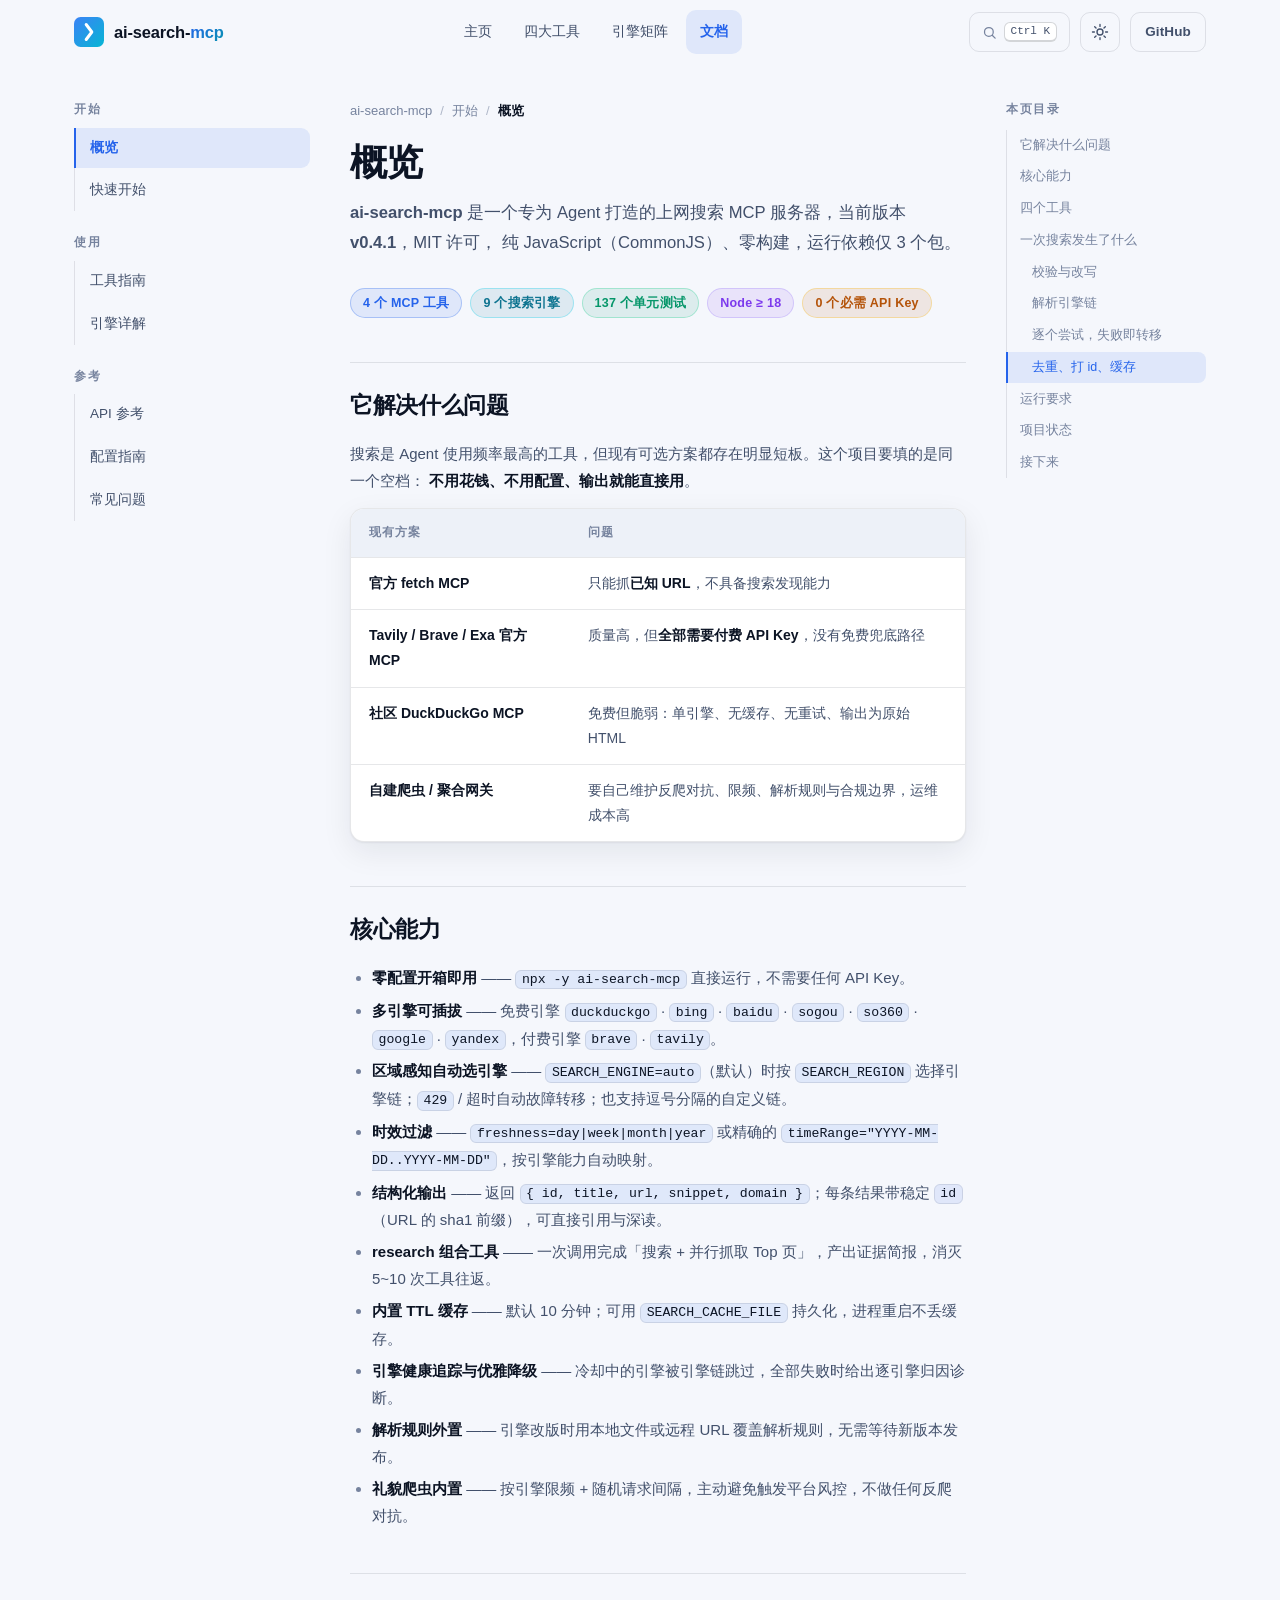
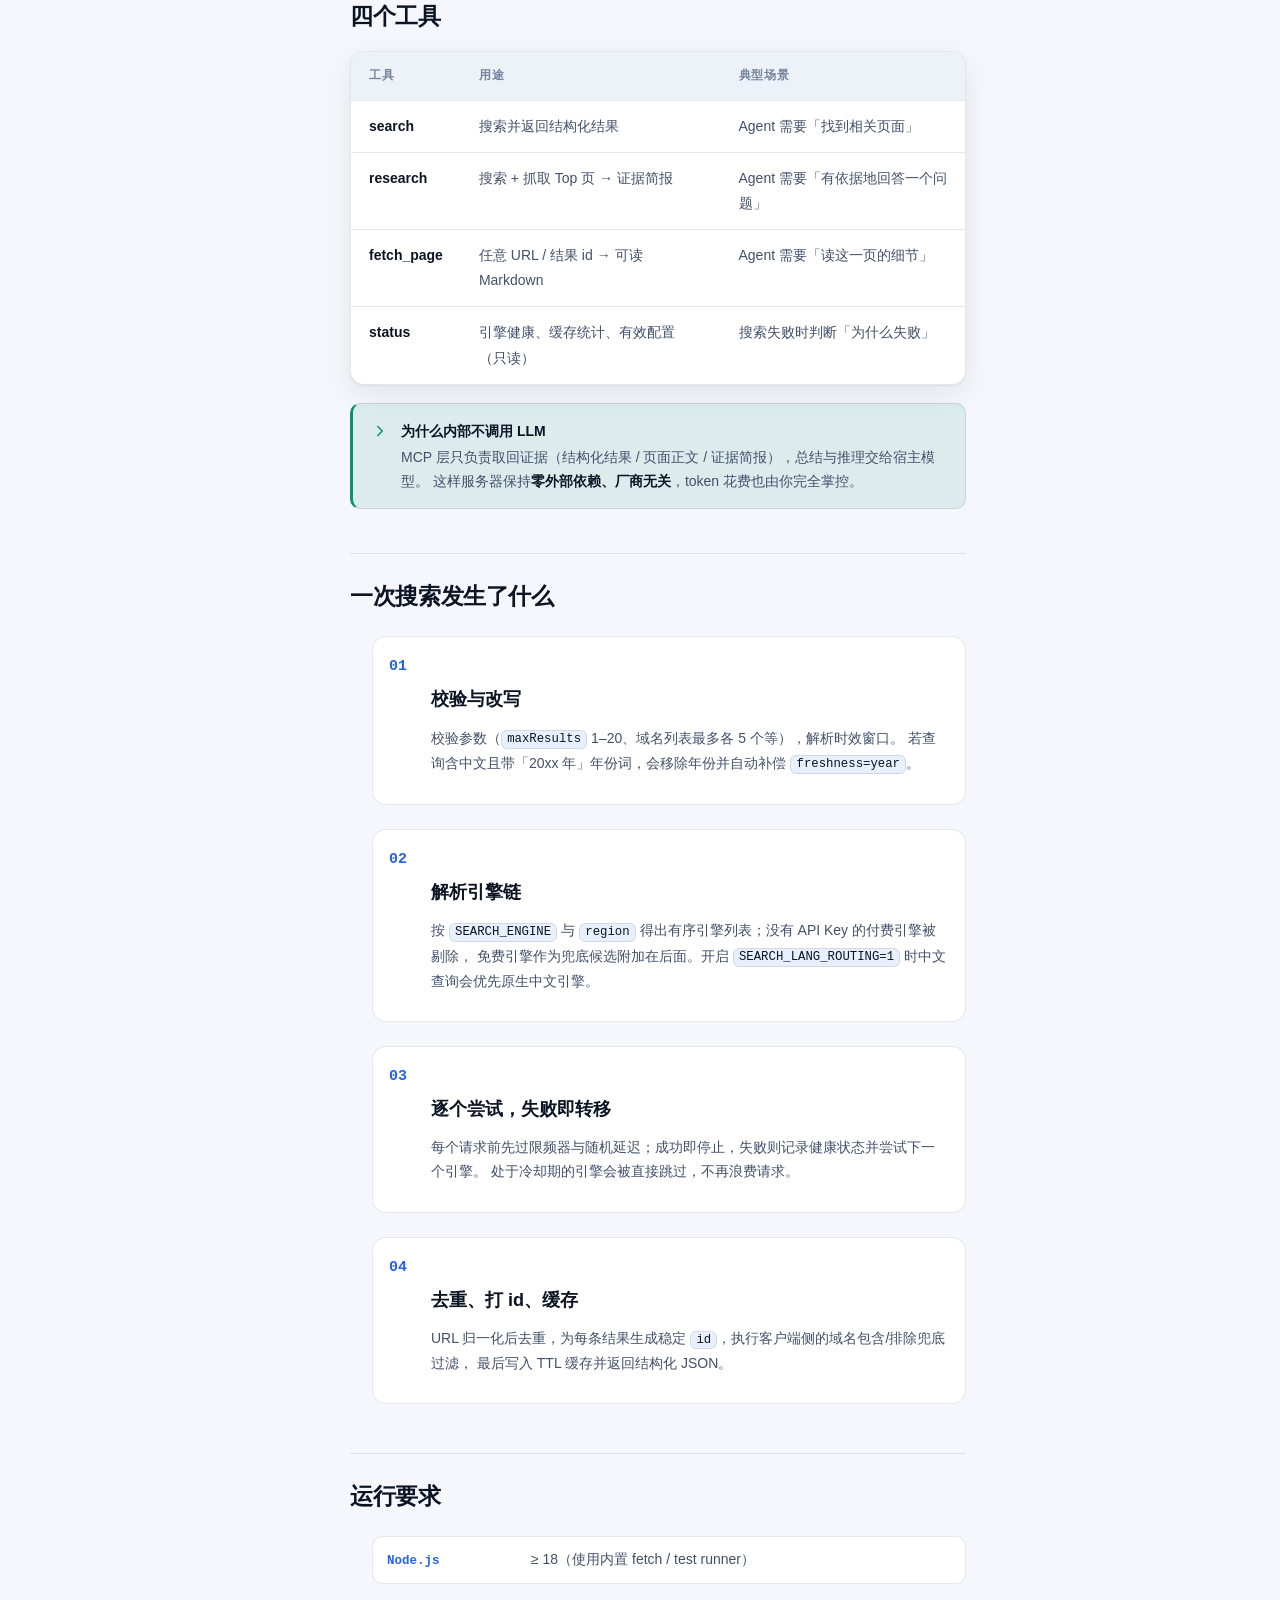
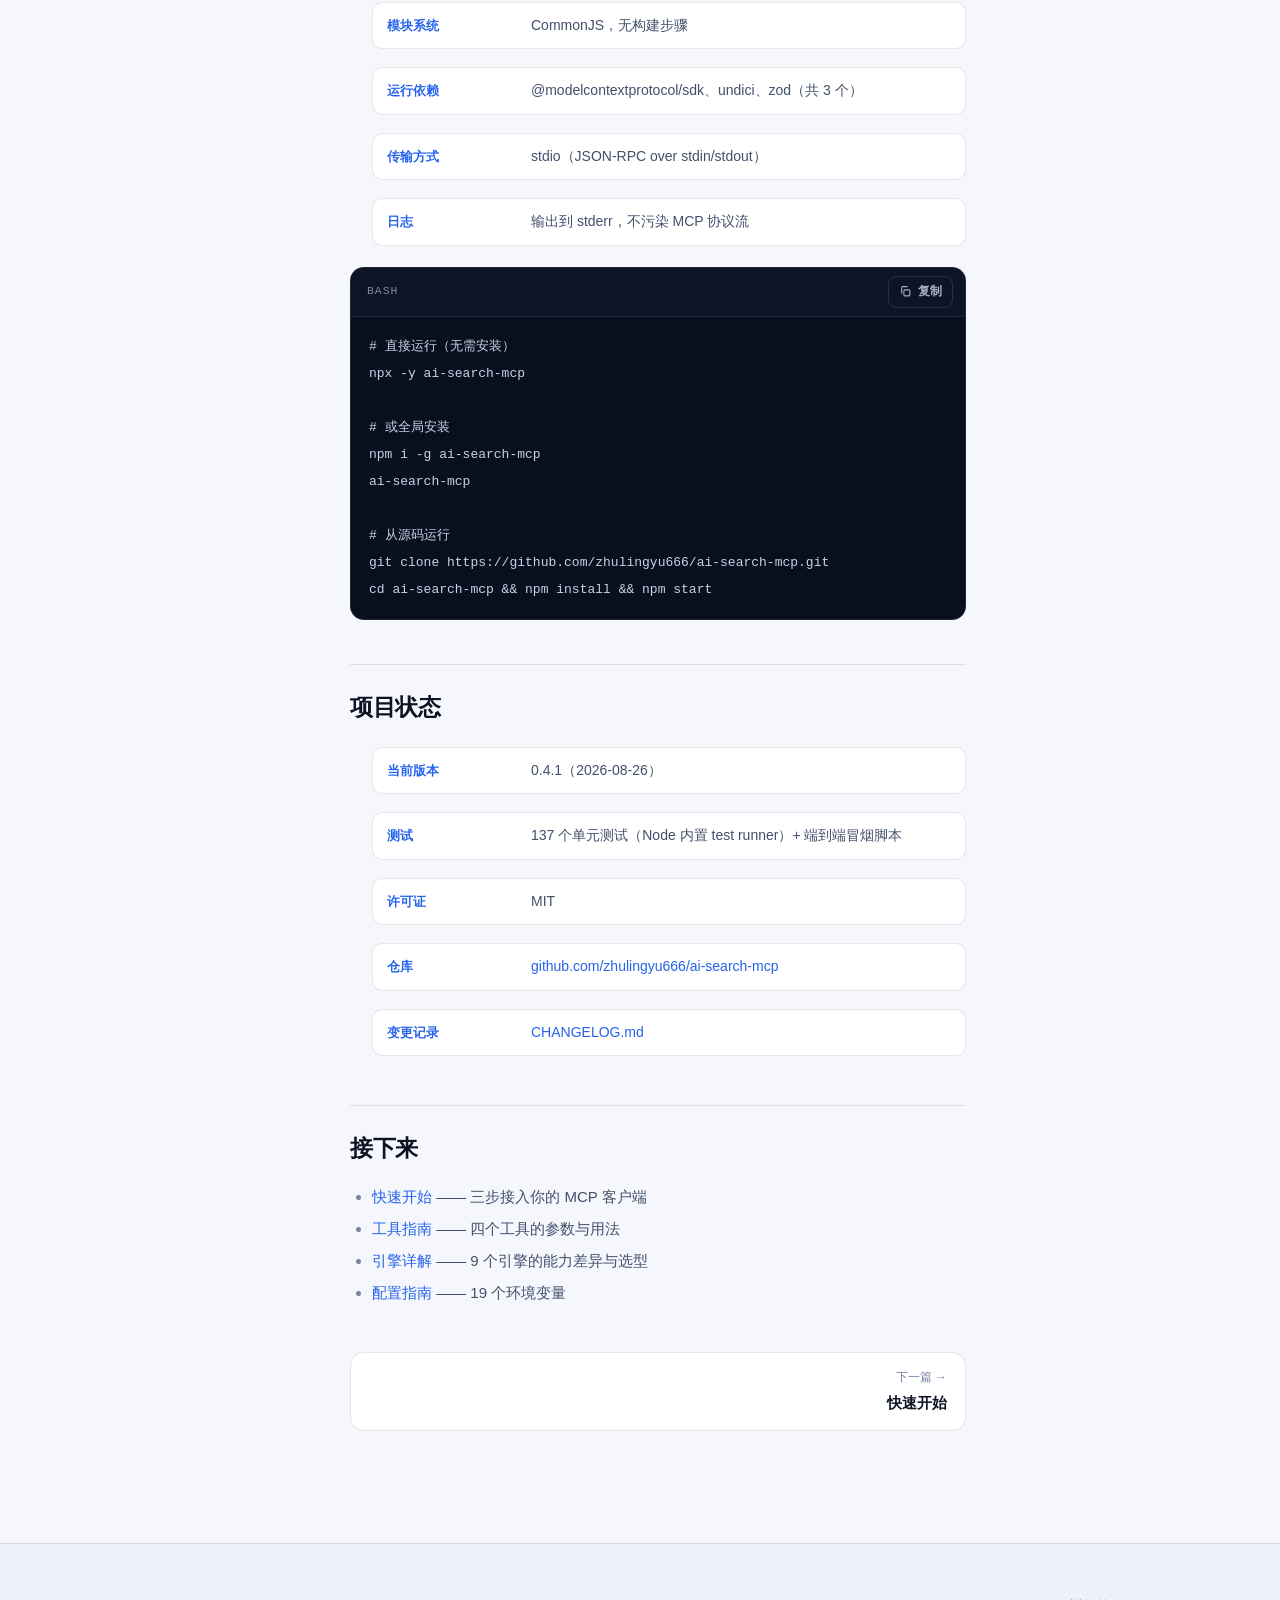
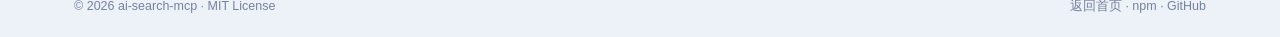
<file: docs/index.html>
<!DOCTYPE html>
<html lang="zh-CN" data-theme="dark">
<head>
<meta charset="UTF-8">
<meta name="viewport" content="width=device-width, initial-scale=1.0, viewport-fit=cover">
<title>概览 — ai-search-mcp 文档</title>
<meta name="description" content="ai-search-mcp 概览：项目定位、核心能力、四个 MCP 工具、引擎链工作原理与运行要求。">
<meta name="theme-color" content="#060912">
<link rel="icon" href="data:image/svg+xml,%3Csvg xmlns='http://www.w3.org/2000/svg' viewBox='0 0 32 32'%3E%3Crect width='32' height='32' rx='7' fill='%232563EB'/%3E%3Cpath d='M13 8l6 8-6 8' stroke='white' stroke-width='3.2' fill='none' stroke-linecap='round' stroke-linejoin='round'/%3E%3C/svg%3E">
<link rel="stylesheet" href="../css/style.css">
<script>(function(){try{var t=localStorage.getItem("aisearch-theme");if(t!=="light"&&t!=="dark"){t=window.matchMedia&&window.matchMedia("(prefers-color-scheme: light)").matches?"light":"dark";}document.documentElement.setAttribute("data-theme",t);}catch(e){}document.documentElement.classList.add("js");})();</script>
</head>
<body data-page="index" data-title="概览">

<a class="skip-link" href="#main">跳到主要内容</a>

<header class="site-header" id="site-header">
  <nav class="nav container" aria-label="主导航">
    <a href="../index.html" class="brand">
      <svg class="brand-logo" viewBox="0 0 32 32" width="30" height="30" aria-hidden="true">
        <defs><linearGradient id="lgd" x1="0" y1="0" x2="1" y2="1"><stop offset="0" stop-color="#3b82f6"/><stop offset="1" stop-color="#06b6d4"/></linearGradient></defs>
        <rect width="32" height="32" rx="7" fill="url(#lgd)"/>
        <path d="M13 8l6 8-6 8" stroke="#fff" stroke-width="3.2" fill="none" stroke-linecap="round" stroke-linejoin="round"/>
      </svg>
      <span class="brand-text">ai-search-<em>mcp</em></span>
    </a>
    <button class="nav-toggle" id="nav-toggle" type="button" aria-label="打开菜单" aria-expanded="false"><span></span><span></span><span></span></button>
    <ul class="nav-links" id="nav-links">
      <li><a href="../index.html" class="nav-link">主页</a></li>
      <li><a href="../index.html#tools" class="nav-link">四大工具</a></li>
      <li><a href="../index.html#engines" class="nav-link">引擎矩阵</a></li>
      <li><a href="./index.html" class="nav-link is-active">文档</a></li>
    </ul>
    <div class="nav-actions">
      <button class="theme-toggle" id="theme-toggle" type="button" aria-label="切换主题">
        <svg class="icon-sun" viewBox="0 0 24 24" width="18" height="18" aria-hidden="true"><circle cx="12" cy="12" r="4" fill="none" stroke="currentColor" stroke-width="1.8"/><path d="M12 2v2.5M12 19.5V22M4.9 4.9l1.8 1.8M17.3 17.3l1.8 1.8M2 12h2.5M19.5 12H22M4.9 19.1l1.8-1.8M17.3 6.7l1.8-1.8" stroke="currentColor" stroke-width="1.8" stroke-linecap="round"/></svg>
        <svg class="icon-moon" viewBox="0 0 24 24" width="18" height="18" aria-hidden="true"><path d="M21 12.8A9 9 0 1 1 11.2 3a7 7 0 0 0 9.8 9.8z" fill="none" stroke="currentColor" stroke-width="1.8" stroke-linejoin="round"/></svg>
      </button>
      <a class="btn btn-ghost btn-sm" href="https://github.com/zhulingyu666/ai-search-mcp" target="_blank" rel="noopener">GitHub</a>
    </div>
  </nav>
</header>

<main id="main">
<div class="docs-layout container">
  <aside class="docs-sidebar" id="docs-sidebar"></aside>

  <div class="docs-main">
    <nav class="docs-breadcrumb" id="docs-breadcrumb" aria-label="面包屑"></nav>

    <h1 class="docs-title">概览</h1>
    <p class="docs-lede">
      <strong>ai-search-mcp</strong> 是一个专为 Agent 打造的上网搜索 MCP 服务器，当前版本 <strong>v0.4.1</strong>，MIT 许可，
      纯 JavaScript（CommonJS）、零构建，运行依赖仅 3 个包。
    </p>

    <article class="prose">

      <div class="doc-chips">
        <span class="badge badge-blue">4 个 MCP 工具</span>
        <span class="badge badge-cyan">9 个搜索引擎</span>
        <span class="badge badge-green">137 个单元测试</span>
        <span class="badge badge-purple">Node ≥ 18</span>
        <span class="badge badge-amber">0 个必需 API Key</span>
      </div>

      <h2>它解决什么问题</h2>
      <p>
        搜索是 Agent 使用频率最高的工具，但现有可选方案都存在明显短板。这个项目要填的是同一个空档：
        <strong>不用花钱、不用配置、输出就能直接用</strong>。
      </p>

      <div class="table-wrap">
        <table class="table" data-stack>
          <thead>
            <tr><th>现有方案</th><th>问题</th></tr>
          </thead>
          <tbody>
            <tr>
              <td><strong>官方 fetch MCP</strong></td>
              <td>只能抓<strong>已知 URL</strong>，不具备搜索发现能力</td>
            </tr>
            <tr>
              <td><strong>Tavily / Brave / Exa 官方 MCP</strong></td>
              <td>质量高，但<strong>全部需要付费 API Key</strong>，没有免费兜底路径</td>
            </tr>
            <tr>
              <td><strong>社区 DuckDuckGo MCP</strong></td>
              <td>免费但脆弱：单引擎、无缓存、无重试、输出为原始 HTML</td>
            </tr>
            <tr>
              <td><strong>自建爬虫 / 聚合网关</strong></td>
              <td>要自己维护反爬对抗、限频、解析规则与合规边界，运维成本高</td>
            </tr>
          </tbody>
        </table>
      </div>

      <h2>核心能力</h2>
      <ul>
        <li><strong>零配置开箱即用</strong> —— <code>npx -y ai-search-mcp</code> 直接运行，不需要任何 API Key。</li>
        <li><strong>多引擎可插拔</strong> —— 免费引擎 <code>duckduckgo</code> · <code>bing</code> · <code>baidu</code> · <code>sogou</code> · <code>so360</code> · <code>google</code> · <code>yandex</code>，付费引擎 <code>brave</code> · <code>tavily</code>。</li>
        <li><strong>区域感知自动选引擎</strong> —— <code>SEARCH_ENGINE=auto</code>（默认）时按 <code>SEARCH_REGION</code> 选择引擎链；<code>429</code> / 超时自动故障转移；也支持逗号分隔的自定义链。</li>
        <li><strong>时效过滤</strong> —— <code>freshness=day|week|month|year</code> 或精确的 <code>timeRange="YYYY-MM-DD..YYYY-MM-DD"</code>，按引擎能力自动映射。</li>
        <li><strong>结构化输出</strong> —— 返回 <code>{ id, title, url, snippet, domain }</code>；每条结果带稳定 <code>id</code>（URL 的 sha1 前缀），可直接引用与深读。</li>
        <li><strong>research 组合工具</strong> —— 一次调用完成「搜索 + 并行抓取 Top 页」，产出证据简报，消灭 5~10 次工具往返。</li>
        <li><strong>内置 TTL 缓存</strong> —— 默认 10 分钟；可用 <code>SEARCH_CACHE_FILE</code> 持久化，进程重启不丢缓存。</li>
        <li><strong>引擎健康追踪与优雅降级</strong> —— 冷却中的引擎被引擎链跳过，全部失败时给出逐引擎归因诊断。</li>
        <li><strong>解析规则外置</strong> —— 引擎改版时用本地文件或远程 URL 覆盖解析规则，无需等待新版本发布。</li>
        <li><strong>礼貌爬虫内置</strong> —— 按引擎限频 + 随机请求间隔，主动避免触发平台风控，不做任何反爬对抗。</li>
      </ul>

      <h2>四个工具</h2>
      <div class="table-wrap">
        <table class="table" data-stack>
          <thead>
            <tr><th>工具</th><th>用途</th><th>典型场景</th></tr>
          </thead>
          <tbody>
            <tr>
              <td><strong>search</strong></td>
              <td>搜索并返回结构化结果</td>
              <td>Agent 需要「找到相关页面」</td>
            </tr>
            <tr>
              <td><strong>research</strong></td>
              <td>搜索 + 抓取 Top 页 → 证据简报</td>
              <td>Agent 需要「有依据地回答一个问题」</td>
            </tr>
            <tr>
              <td><strong>fetch_page</strong></td>
              <td>任意 URL / 结果 id → 可读 Markdown</td>
              <td>Agent 需要「读这一页的细节」</td>
            </tr>
            <tr>
              <td><strong>status</strong></td>
              <td>引擎健康、缓存统计、有效配置（只读）</td>
              <td>搜索失败时判断「为什么失败」</td>
            </tr>
          </tbody>
        </table>
      </div>

      <div class="callout callout-tip">
        <svg viewBox="0 0 24 24" width="18" height="18" fill="none" stroke="currentColor" stroke-width="2" aria-hidden="true"><path d="M9 18l6-6-6-6" stroke-linecap="round" stroke-linejoin="round"/></svg>
        <div>
          <span class="callout-title">为什么内部不调用 LLM</span>
          MCP 层只负责取回证据（结构化结果 / 页面正文 / 证据简报），总结与推理交给宿主模型。
          这样服务器保持<strong>零外部依赖、厂商无关</strong>，token 花费也由你完全掌控。
        </div>
      </div>

      <h2>一次搜索发生了什么</h2>
      <ol class="steps">
        <li>
          <h3>校验与改写</h3>
          <p>校验参数（<code>maxResults</code> 1–20、域名列表最多各 5 个等），解析时效窗口。
          若查询含中文且带「20xx 年」年份词，会移除年份并自动补偿 <code>freshness=year</code>。</p>
        </li>
        <li>
          <h3>解析引擎链</h3>
          <p>按 <code>SEARCH_ENGINE</code> 与 <code>region</code> 得出有序引擎列表；没有 API Key 的付费引擎被剔除，
          免费引擎作为兜底候选附加在后面。开启 <code>SEARCH_LANG_ROUTING=1</code> 时中文查询会优先原生中文引擎。</p>
        </li>
        <li>
          <h3>逐个尝试，失败即转移</h3>
          <p>每个请求前先过限频器与随机延迟；成功即停止，失败则记录健康状态并尝试下一个引擎。
          处于冷却期的引擎会被直接跳过，不再浪费请求。</p>
        </li>
        <li>
          <h3>去重、打 id、缓存</h3>
          <p>URL 归一化后去重，为每条结果生成稳定 <code>id</code>，执行客户端侧的域名包含/排除兜底过滤，
          最后写入 TTL 缓存并返回结构化 JSON。</p>
        </li>
      </ol>

      <h2>运行要求</h2>
      <ul class="kv-list">
        <li><span class="kv-k">Node.js</span><span class="kv-v">≥ 18（使用内置 fetch / test runner）</span></li>
        <li><span class="kv-k">模块系统</span><span class="kv-v">CommonJS，无构建步骤</span></li>
        <li><span class="kv-k">运行依赖</span><span class="kv-v">@modelcontextprotocol/sdk、undici、zod（共 3 个）</span></li>
        <li><span class="kv-k">传输方式</span><span class="kv-v">stdio（JSON-RPC over stdin/stdout）</span></li>
        <li><span class="kv-k">日志</span><span class="kv-v">输出到 stderr，不污染 MCP 协议流</span></li>
      </ul>

      <div class="code-block" data-lang="bash">
<pre><code># 直接运行（无需安装）
npx -y ai-search-mcp

# 或全局安装
npm i -g ai-search-mcp
ai-search-mcp

# 从源码运行
git clone https://github.com/zhulingyu666/ai-search-mcp.git
cd ai-search-mcp && npm install && npm start</code></pre>
      </div>

      <h2>项目状态</h2>
      <ul class="kv-list">
        <li><span class="kv-k">当前版本</span><span class="kv-v">0.4.1（2026-08-26）</span></li>
        <li><span class="kv-k">测试</span><span class="kv-v">137 个单元测试（Node 内置 test runner）+ 端到端冒烟脚本</span></li>
        <li><span class="kv-k">许可证</span><span class="kv-v">MIT</span></li>
        <li><span class="kv-k">仓库</span><span class="kv-v"><a href="https://github.com/zhulingyu666/ai-search-mcp" target="_blank" rel="noopener">github.com/zhulingyu666/ai-search-mcp</a></span></li>
        <li><span class="kv-k">变更记录</span><span class="kv-v"><a href="https://github.com/zhulingyu666/ai-search-mcp/blob/main/CHANGELOG.md" target="_blank" rel="noopener">CHANGELOG.md</a></span></li>
      </ul>

      <h2>接下来</h2>
      <ul>
        <li><a href="./quickstart.html">快速开始</a> —— 三步接入你的 MCP 客户端</li>
        <li><a href="./guide.html">工具指南</a> —— 四个工具的参数与用法</li>
        <li><a href="./engines.html">引擎详解</a> —— 9 个引擎的能力差异与选型</li>
        <li><a href="./config.html">配置指南</a> —— 19 个环境变量</li>
      </ul>

    </article>

    <nav class="docs-pager" id="docs-pager" aria-label="翻页"></nav>
  </div>

  <aside class="docs-toc">
    <p class="docs-toc-title">本页目录</p>
    <ul class="docs-toc-list" id="docs-toc-list"></ul>
  </aside>
</div>
</main>

<footer class="site-footer">
  <div class="container footer-bottom" style="border-top:0;padding-top:0">
    <span>© 2026 ai-search-mcp · MIT License</span>
    <span><a href="../index.html">返回首页</a> · <a href="https://www.npmjs.com/package/ai-search-mcp" target="_blank" rel="noopener">npm</a> · <a href="https://github.com/zhulingyu666/ai-search-mcp" target="_blank" rel="noopener">GitHub</a></span>
  </div>
</footer>

<button class="back-top" id="back-top" type="button" aria-label="回到顶部">
  <svg viewBox="0 0 24 24" width="20" height="20" fill="none" stroke="currentColor" stroke-width="2" aria-hidden="true"><path d="M12 19V5M6 11l6-6 6 6" stroke-linecap="round" stroke-linejoin="round"/></svg>
</button>

<div class="toast" id="toast" role="status" aria-live="polite">已复制到剪贴板</div>

<script src="./nav.js"></script>
<script src="../js/main.js"></script>
</body>
</html>
</file>
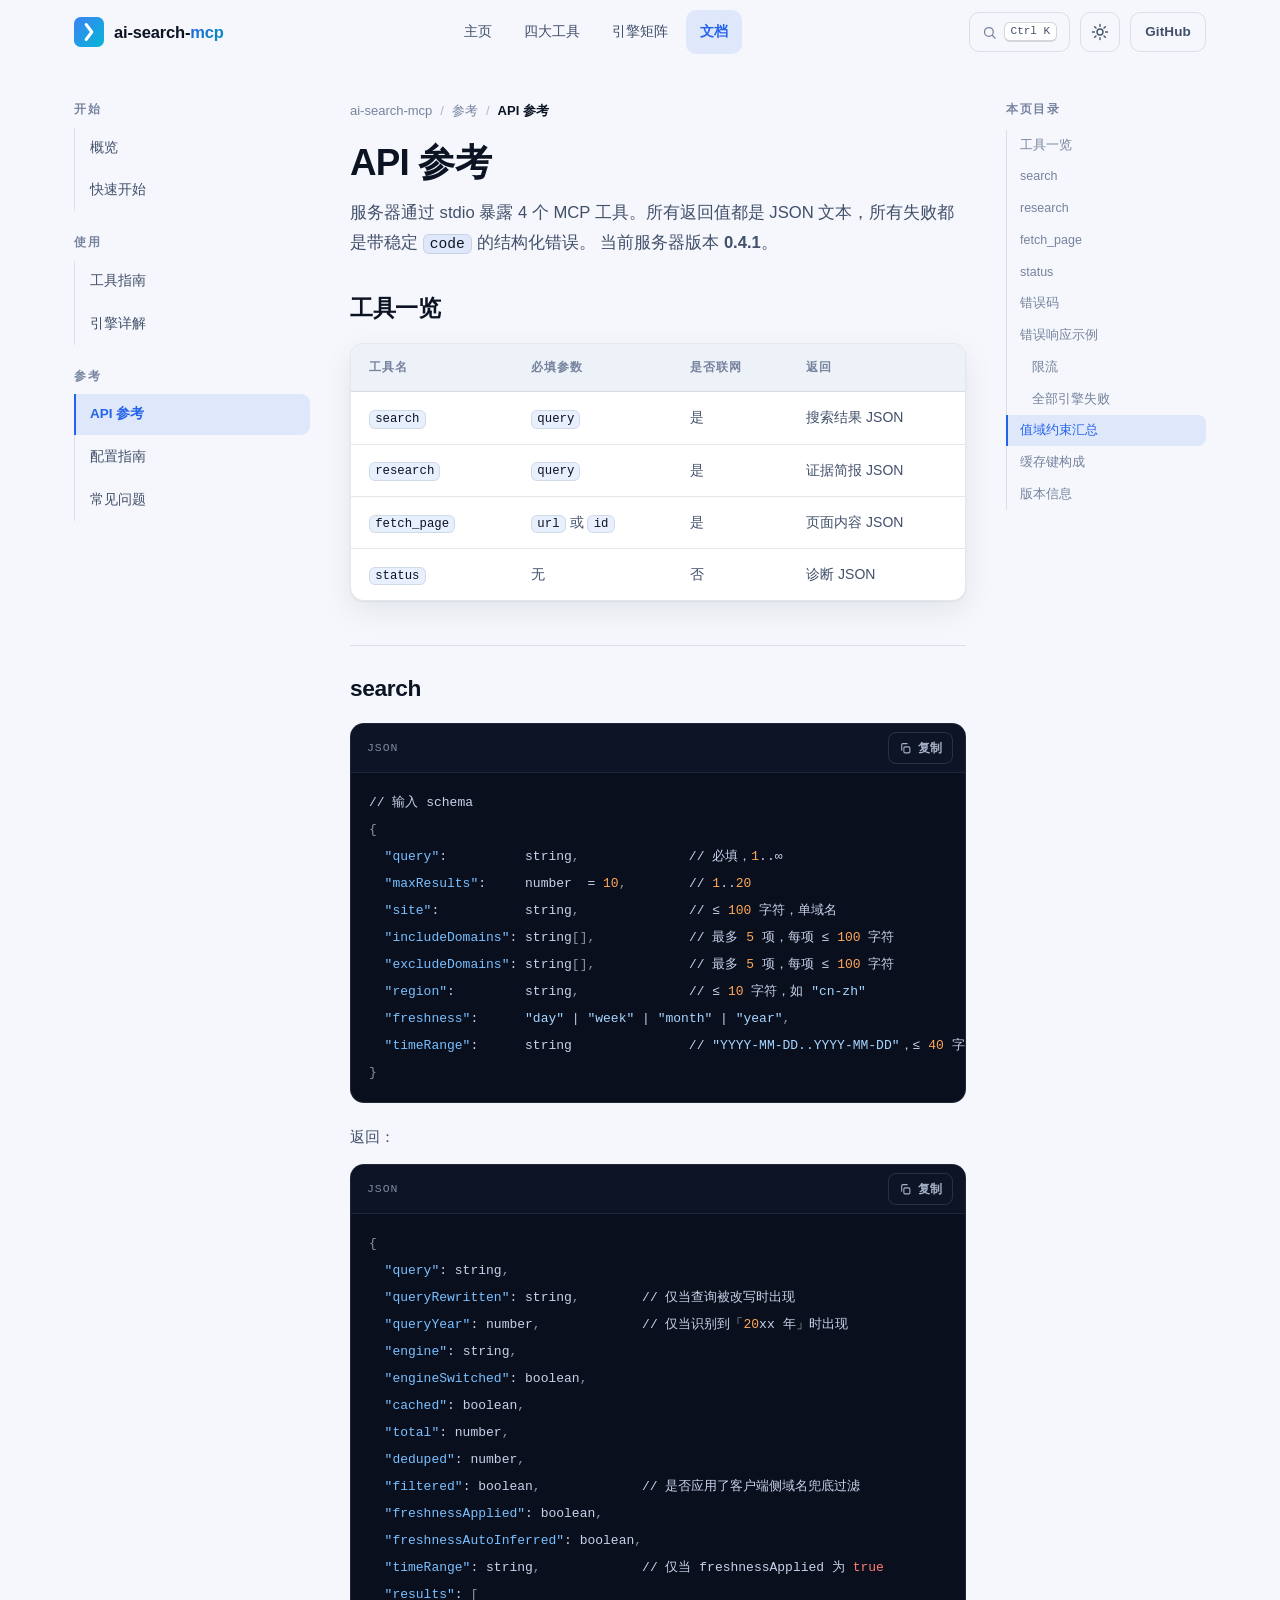
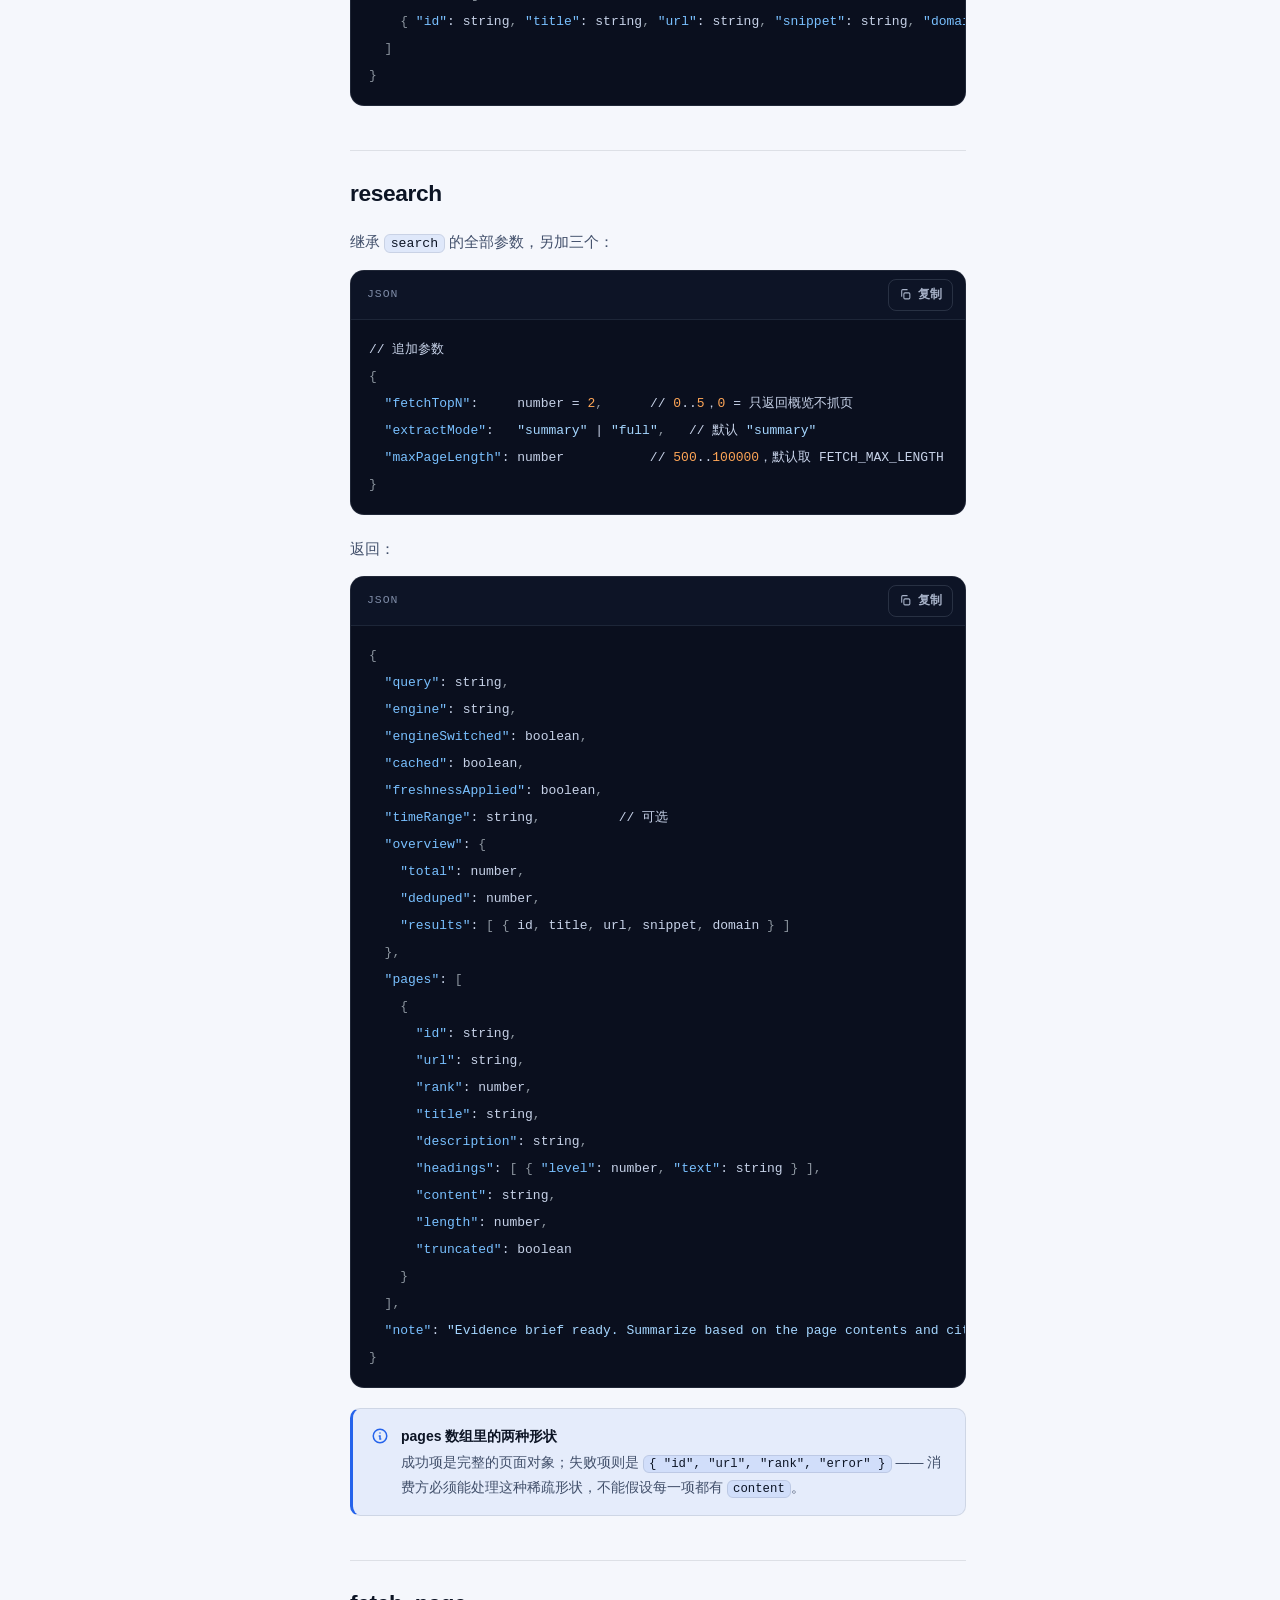
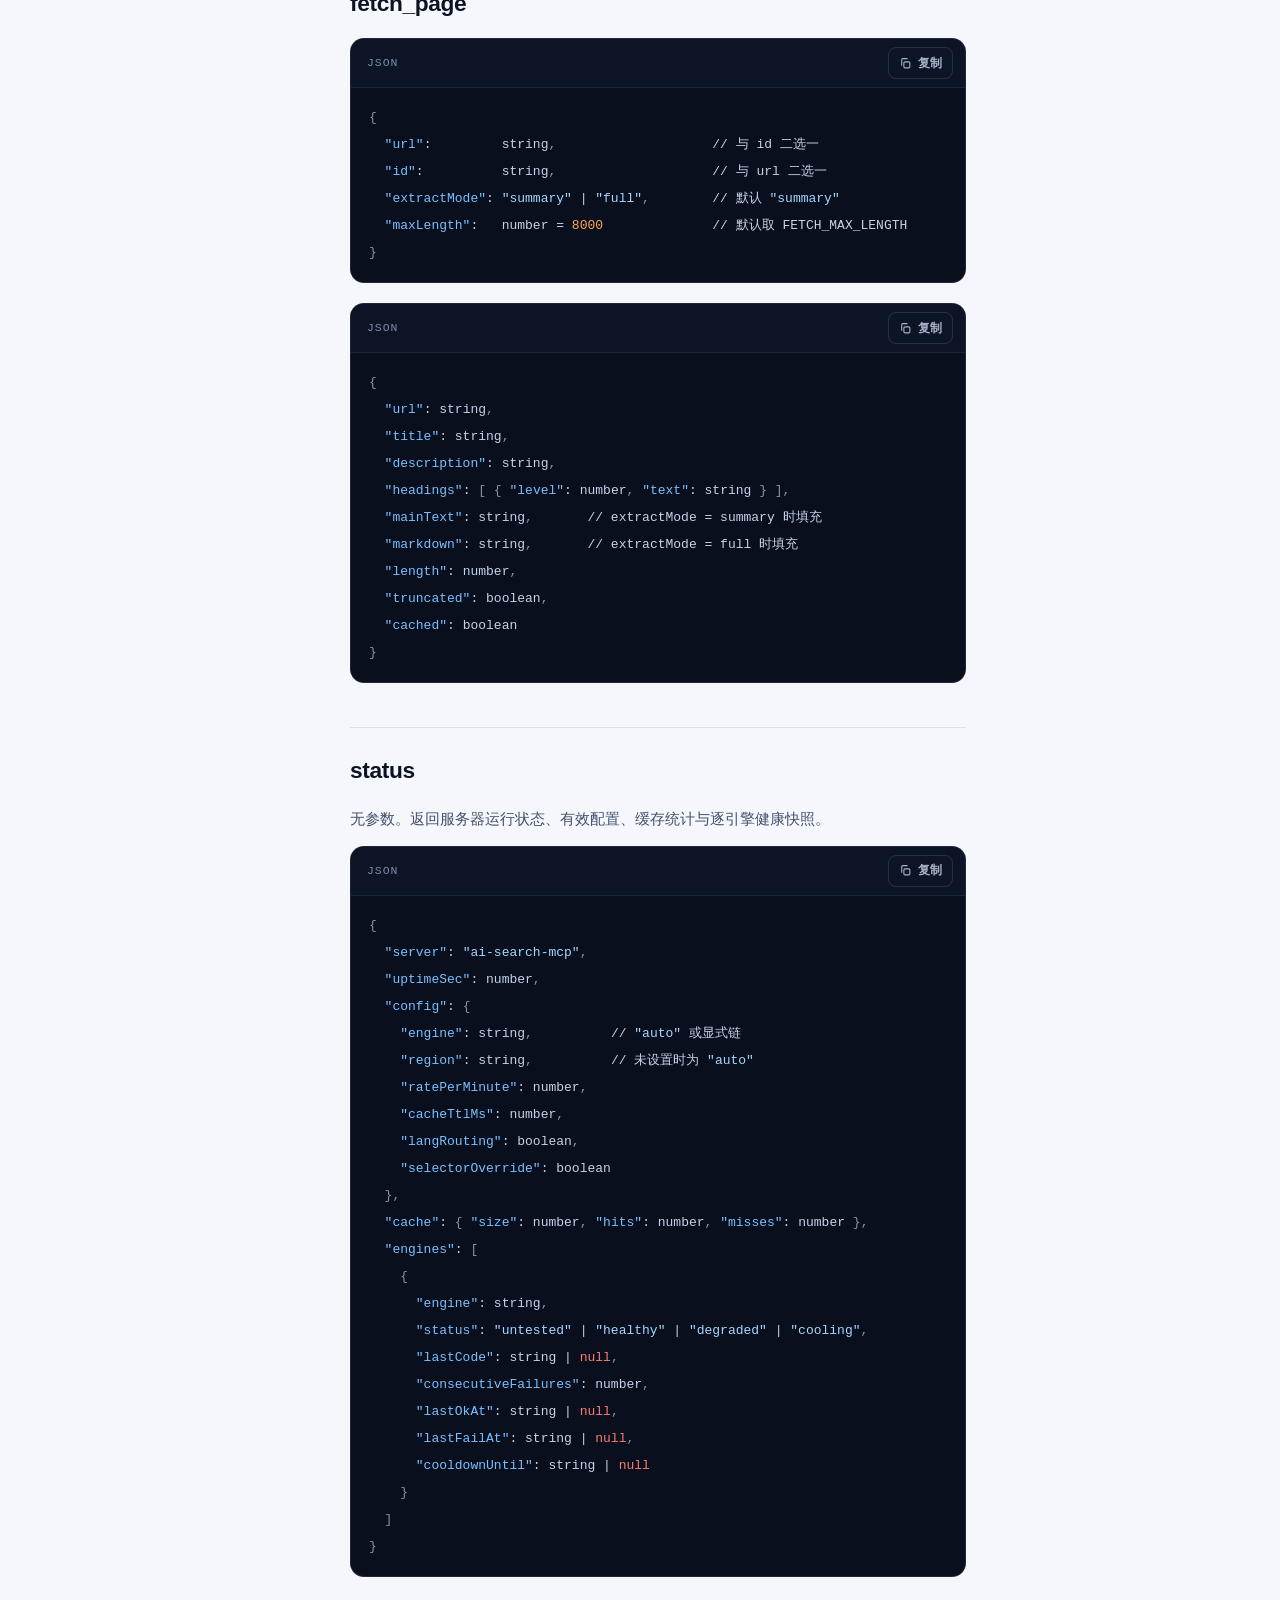
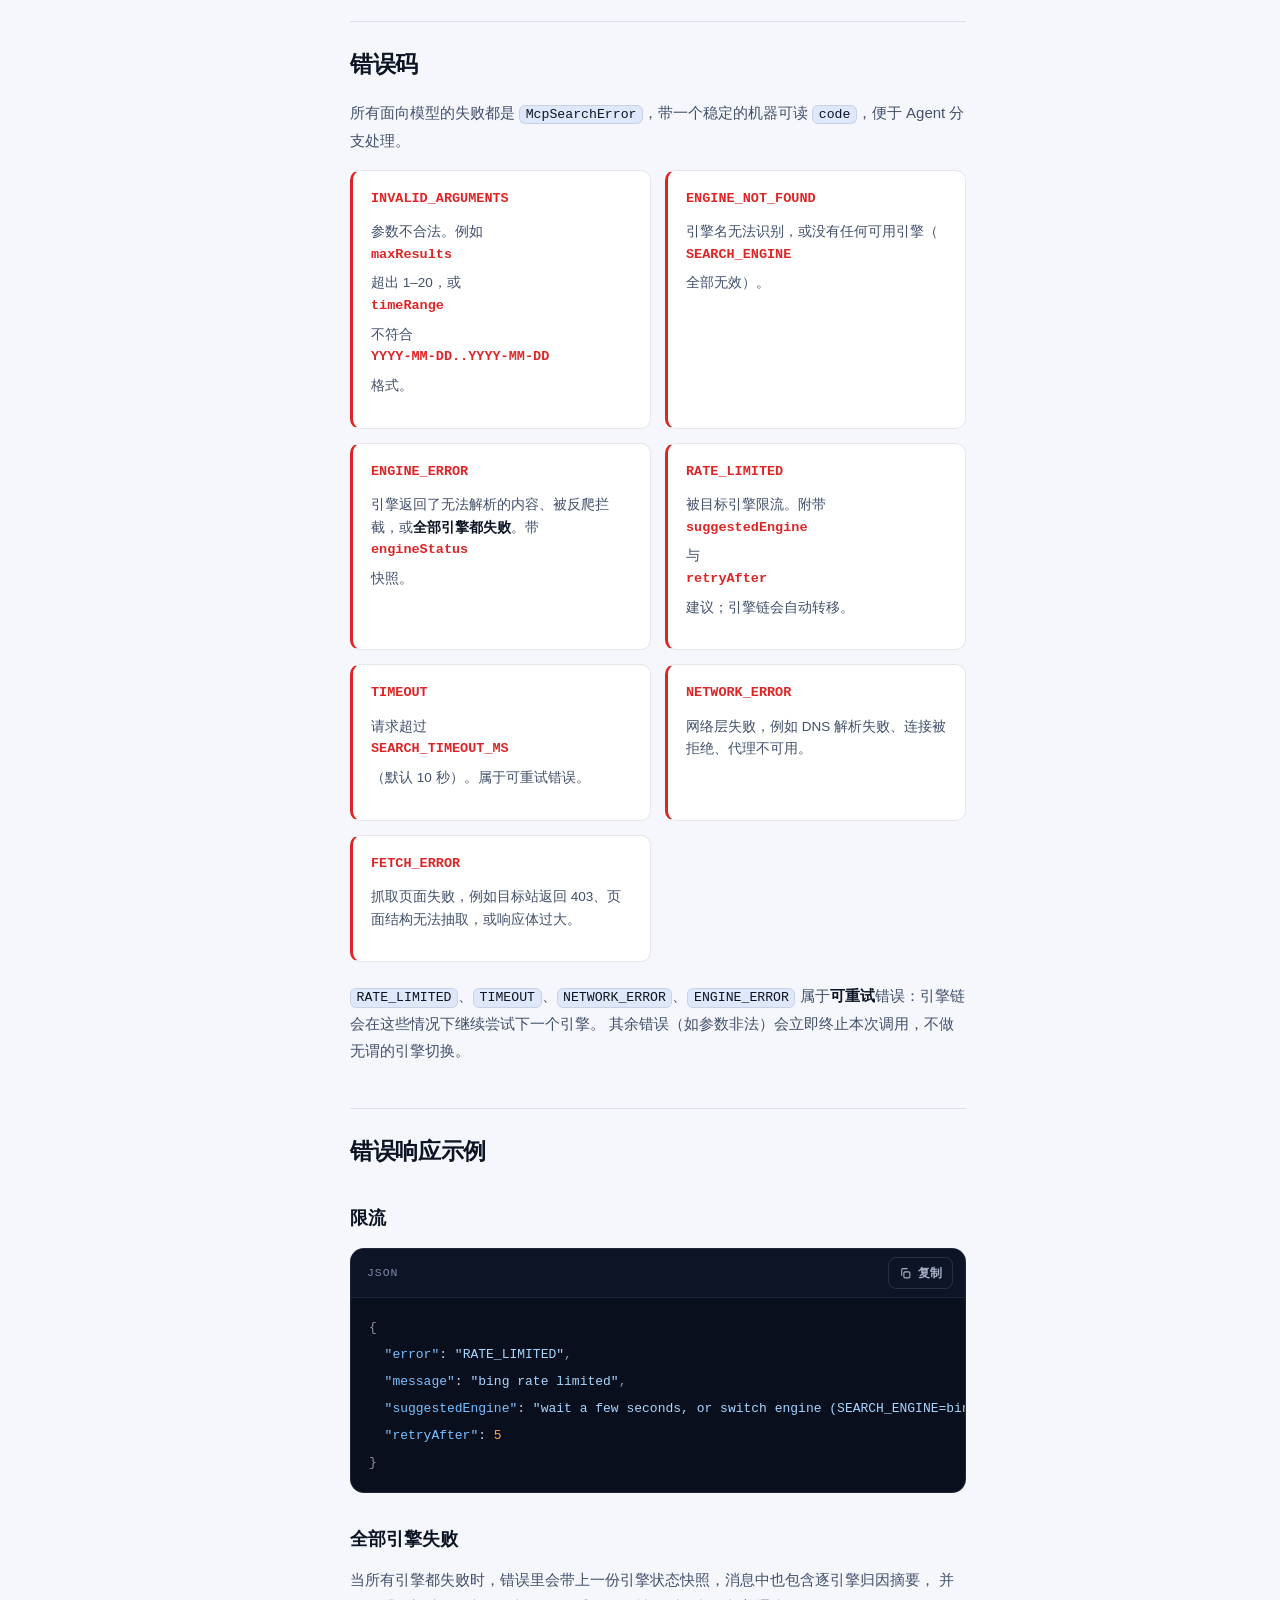
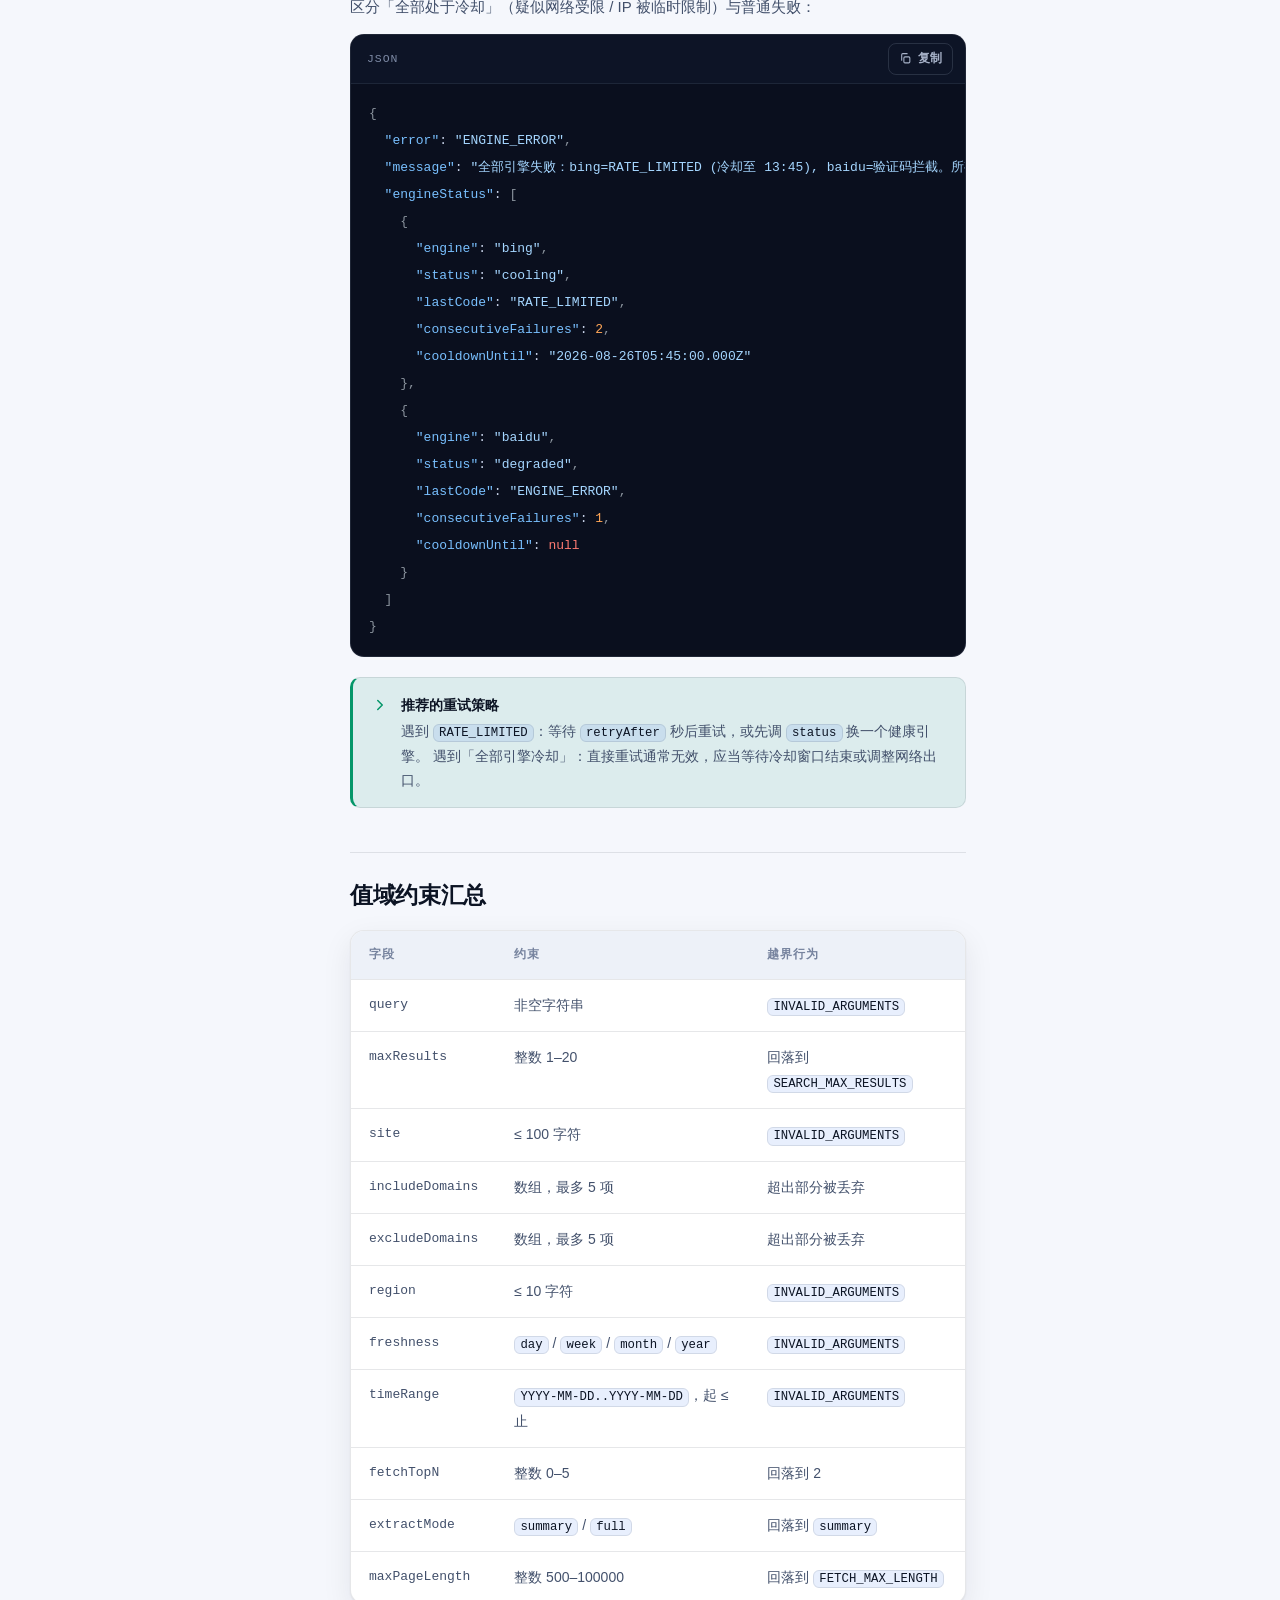
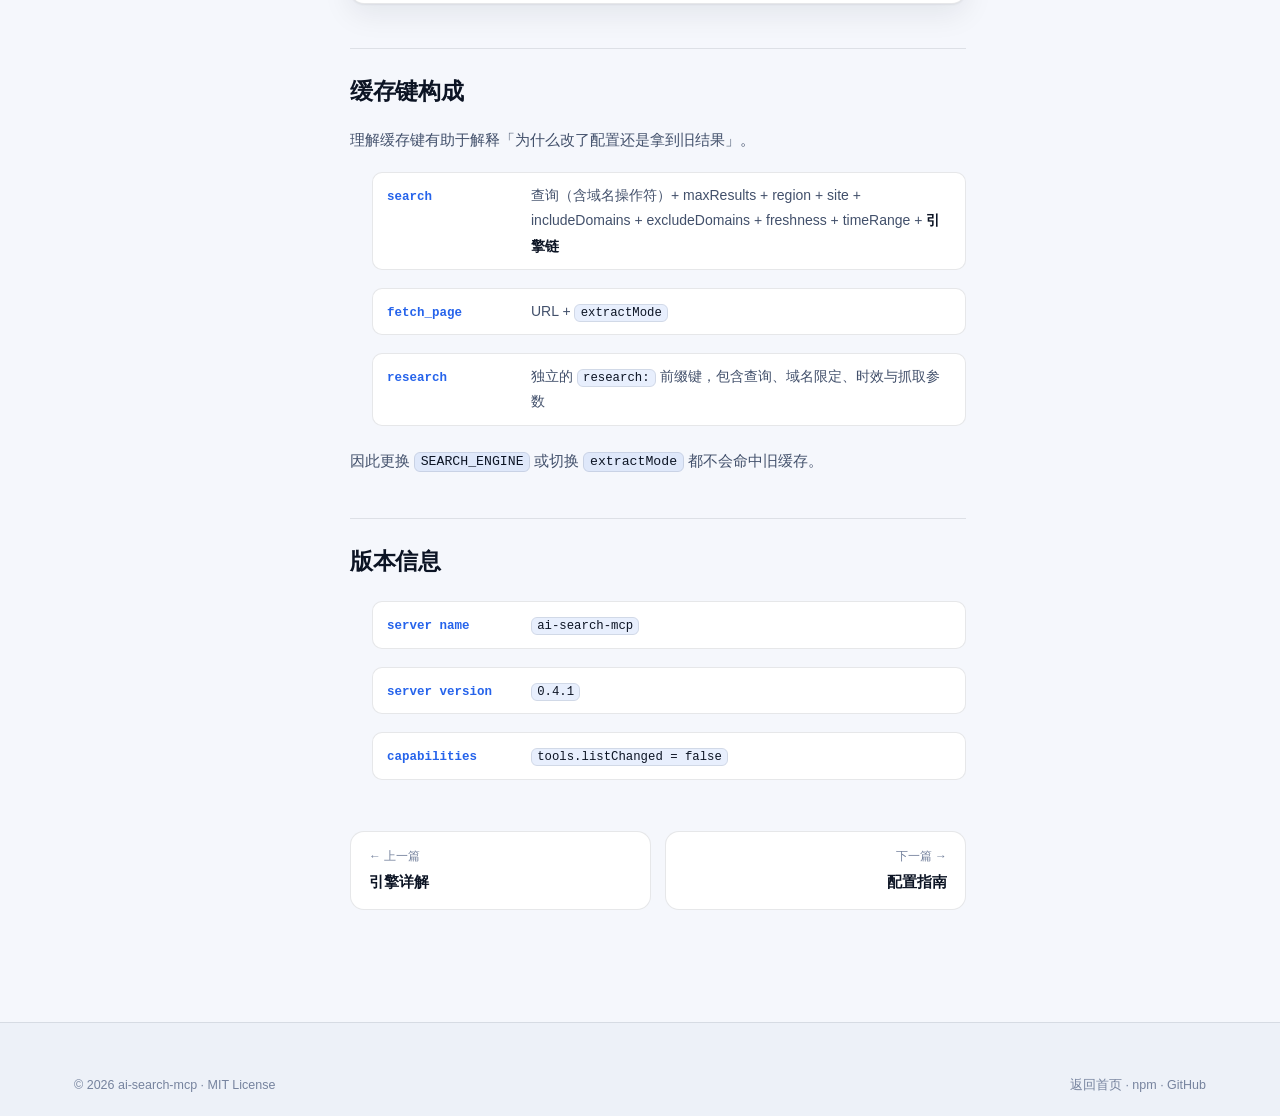
<file: docs/api.html>
<!DOCTYPE html>
<html lang="zh-CN" data-theme="dark">
<head>
<meta charset="UTF-8">
<meta name="viewport" content="width=device-width, initial-scale=1.0, viewport-fit=cover">
<title>API 参考 — ai-search-mcp 文档</title>
<meta name="description" content="ai-search-mcp 的 MCP 工具签名：search / research / fetch_page / status 的参数、返回值、值域约束与 7 个稳定错误码。">
<meta name="theme-color" content="#060912">
<link rel="icon" href="data:image/svg+xml,%3Csvg xmlns='http://www.w3.org/2000/svg' viewBox='0 0 32 32'%3E%3Crect width='32' height='32' rx='7' fill='%232563EB'/%3E%3Cpath d='M13 8l6 8-6 8' stroke='white' stroke-width='3.2' fill='none' stroke-linecap='round' stroke-linejoin='round'/%3E%3C/svg%3E">
<link rel="stylesheet" href="../css/style.css">
<script>(function(){try{var t=localStorage.getItem("aisearch-theme");if(t!=="light"&&t!=="dark"){t=window.matchMedia&&window.matchMedia("(prefers-color-scheme: light)").matches?"light":"dark";}document.documentElement.setAttribute("data-theme",t);}catch(e){}document.documentElement.classList.add("js");})();</script>
</head>
<body data-page="api" data-title="API 参考">

<a class="skip-link" href="#main">跳到主要内容</a>

<header class="site-header" id="site-header">
  <nav class="nav container" aria-label="主导航">
    <a href="../index.html" class="brand">
      <svg class="brand-logo" viewBox="0 0 32 32" width="30" height="30" aria-hidden="true">
        <defs><linearGradient id="lgd" x1="0" y1="0" x2="1" y2="1"><stop offset="0" stop-color="#3b82f6"/><stop offset="1" stop-color="#06b6d4"/></linearGradient></defs>
        <rect width="32" height="32" rx="7" fill="url(#lgd)"/>
        <path d="M13 8l6 8-6 8" stroke="#fff" stroke-width="3.2" fill="none" stroke-linecap="round" stroke-linejoin="round"/>
      </svg>
      <span class="brand-text">ai-search-<em>mcp</em></span>
    </a>
    <button class="nav-toggle" id="nav-toggle" type="button" aria-label="打开菜单" aria-expanded="false"><span></span><span></span><span></span></button>
    <ul class="nav-links" id="nav-links">
      <li><a href="../index.html" class="nav-link">主页</a></li>
      <li><a href="../index.html#tools" class="nav-link">四大工具</a></li>
      <li><a href="../index.html#engines" class="nav-link">引擎矩阵</a></li>
      <li><a href="./index.html" class="nav-link is-active">文档</a></li>
    </ul>
    <div class="nav-actions">
      <button class="theme-toggle" id="theme-toggle" type="button" aria-label="切换主题">
        <svg class="icon-sun" viewBox="0 0 24 24" width="18" height="18" aria-hidden="true"><circle cx="12" cy="12" r="4" fill="none" stroke="currentColor" stroke-width="1.8"/><path d="M12 2v2.5M12 19.5V22M4.9 4.9l1.8 1.8M17.3 17.3l1.8 1.8M2 12h2.5M19.5 12H22M4.9 19.1l1.8-1.8M17.3 6.7l1.8-1.8" stroke="currentColor" stroke-width="1.8" stroke-linecap="round"/></svg>
        <svg class="icon-moon" viewBox="0 0 24 24" width="18" height="18" aria-hidden="true"><path d="M21 12.8A9 9 0 1 1 11.2 3a7 7 0 0 0 9.8 9.8z" fill="none" stroke="currentColor" stroke-width="1.8" stroke-linejoin="round"/></svg>
      </button>
      <a class="btn btn-ghost btn-sm" href="https://github.com/zhulingyu666/ai-search-mcp" target="_blank" rel="noopener">GitHub</a>
    </div>
  </nav>
</header>

<main id="main">
<div class="docs-layout container">
  <aside class="docs-sidebar" id="docs-sidebar"></aside>

  <div class="docs-main">
    <nav class="docs-breadcrumb" id="docs-breadcrumb" aria-label="面包屑"></nav>

    <h1 class="docs-title">API 参考</h1>
    <p class="docs-lede">
      服务器通过 stdio 暴露 4 个 MCP 工具。所有返回值都是 JSON 文本，所有失败都是带稳定 <code>code</code> 的结构化错误。
      当前服务器版本 <strong>0.4.1</strong>。
    </p>

    <article class="prose">

      <h2>工具一览</h2>
      <div class="table-wrap">
        <table class="table" data-stack>
          <thead><tr><th>工具名</th><th>必填参数</th><th>是否联网</th><th>返回</th></tr></thead>
          <tbody>
            <tr><td><code>search</code></td><td><code>query</code></td><td>是</td><td>搜索结果 JSON</td></tr>
            <tr><td><code>research</code></td><td><code>query</code></td><td>是</td><td>证据简报 JSON</td></tr>
            <tr><td><code>fetch_page</code></td><td><code>url</code> 或 <code>id</code></td><td>是</td><td>页面内容 JSON</td></tr>
            <tr><td><code>status</code></td><td>无</td><td>否</td><td>诊断 JSON</td></tr>
          </tbody>
        </table>
      </div>

      <h2>search</h2>
      <div class="code-block" data-lang="json">
<pre><code>// 输入 schema
{
  "query":          string,              // 必填，1..∞
  "maxResults":     number  = 10,        // 1..20
  "site":           string,              // ≤ 100 字符，单域名
  "includeDomains": string[],            // 最多 5 项，每项 ≤ 100 字符
  "excludeDomains": string[],            // 最多 5 项，每项 ≤ 100 字符
  "region":         string,              // ≤ 10 字符，如 "cn-zh"
  "freshness":      "day" | "week" | "month" | "year",
  "timeRange":      string               // "YYYY-MM-DD..YYYY-MM-DD"，≤ 40 字符
}</code></pre>
      </div>

      <p>返回：</p>
      <div class="code-block" data-lang="json">
<pre><code>{
  "query": string,
  "queryRewritten": string,        // 仅当查询被改写时出现
  "queryYear": number,             // 仅当识别到「20xx 年」时出现
  "engine": string,
  "engineSwitched": boolean,
  "cached": boolean,
  "total": number,
  "deduped": number,
  "filtered": boolean,             // 是否应用了客户端侧域名兜底过滤
  "freshnessApplied": boolean,
  "freshnessAutoInferred": boolean,
  "timeRange": string,             // 仅当 freshnessApplied 为 true
  "results": [
    { "id": string, "title": string, "url": string, "snippet": string, "domain": string }
  ]
}</code></pre>
      </div>

      <h2>research</h2>
      <p>继承 <code>search</code> 的全部参数，另加三个：</p>
      <div class="code-block" data-lang="json">
<pre><code>// 追加参数
{
  "fetchTopN":     number = 2,      // 0..5，0 = 只返回概览不抓页
  "extractMode":   "summary" | "full",   // 默认 "summary"
  "maxPageLength": number           // 500..100000，默认取 FETCH_MAX_LENGTH
}</code></pre>
      </div>

      <p>返回：</p>
      <div class="code-block" data-lang="json">
<pre><code>{
  "query": string,
  "engine": string,
  "engineSwitched": boolean,
  "cached": boolean,
  "freshnessApplied": boolean,
  "timeRange": string,          // 可选
  "overview": {
    "total": number,
    "deduped": number,
    "results": [ { id, title, url, snippet, domain } ]
  },
  "pages": [
    {
      "id": string,
      "url": string,
      "rank": number,
      "title": string,
      "description": string,
      "headings": [ { "level": number, "text": string } ],
      "content": string,
      "length": number,
      "truncated": boolean
    }
  ],
  "note": "Evidence brief ready. Summarize based on the page contents and cite source URLs."
}</code></pre>
      </div>

      <div class="callout">
        <svg viewBox="0 0 24 24" width="18" height="18" fill="none" stroke="currentColor" stroke-width="2" aria-hidden="true"><circle cx="12" cy="12" r="9"/><path d="M12 8h.01M11 12h1v4h1" stroke-linecap="round"/></svg>
        <div>
          <span class="callout-title">pages 数组里的两种形状</span>
          成功项是完整的页面对象；失败项则是
          <code>{ "id", "url", "rank", "error" }</code> —— 消费方必须能处理这种稀疏形状，不能假设每一项都有 <code>content</code>。
        </div>
      </div>

      <h2>fetch_page</h2>
      <div class="code-block" data-lang="json">
<pre><code>{
  "url":         string,                    // 与 id 二选一
  "id":          string,                    // 与 url 二选一
  "extractMode": "summary" | "full",        // 默认 "summary"
  "maxLength":   number = 8000              // 默认取 FETCH_MAX_LENGTH
}</code></pre>
      </div>

      <div class="code-block" data-lang="json">
<pre><code>{
  "url": string,
  "title": string,
  "description": string,
  "headings": [ { "level": number, "text": string } ],
  "mainText": string,       // extractMode = summary 时填充
  "markdown": string,       // extractMode = full 时填充
  "length": number,
  "truncated": boolean,
  "cached": boolean
}</code></pre>
      </div>

      <h2>status</h2>
      <p>无参数。返回服务器运行状态、有效配置、缓存统计与逐引擎健康快照。</p>
      <div class="code-block" data-lang="json">
<pre><code>{
  "server": "ai-search-mcp",
  "uptimeSec": number,
  "config": {
    "engine": string,          // "auto" 或显式链
    "region": string,          // 未设置时为 "auto"
    "ratePerMinute": number,
    "cacheTtlMs": number,
    "langRouting": boolean,
    "selectorOverride": boolean
  },
  "cache": { "size": number, "hits": number, "misses": number },
  "engines": [
    {
      "engine": string,
      "status": "untested" | "healthy" | "degraded" | "cooling",
      "lastCode": string | null,
      "consecutiveFailures": number,
      "lastOkAt": string | null,
      "lastFailAt": string | null,
      "cooldownUntil": string | null
    }
  ]
}</code></pre>
      </div>

      <h2>错误码</h2>
      <p>所有面向模型的失败都是 <code>McpSearchError</code>，带一个稳定的机器可读 <code>code</code>，便于 Agent 分支处理。</p>

      <div class="err-grid">
        <div class="err-card">
          <code>INVALID_ARGUMENTS</code>
          <p>参数不合法。例如 <code>maxResults</code> 超出 1–20，或 <code>timeRange</code> 不符合 <code>YYYY-MM-DD..YYYY-MM-DD</code> 格式。</p>
        </div>
        <div class="err-card">
          <code>ENGINE_NOT_FOUND</code>
          <p>引擎名无法识别，或没有任何可用引擎（<code>SEARCH_ENGINE</code> 全部无效）。</p>
        </div>
        <div class="err-card">
          <code>ENGINE_ERROR</code>
          <p>引擎返回了无法解析的内容、被反爬拦截，或<strong>全部引擎都失败</strong>。带 <code>engineStatus</code> 快照。</p>
        </div>
        <div class="err-card">
          <code>RATE_LIMITED</code>
          <p>被目标引擎限流。附带 <code>suggestedEngine</code> 与 <code>retryAfter</code> 建议；引擎链会自动转移。</p>
        </div>
        <div class="err-card">
          <code>TIMEOUT</code>
          <p>请求超过 <code>SEARCH_TIMEOUT_MS</code>（默认 10 秒）。属于可重试错误。</p>
        </div>
        <div class="err-card">
          <code>NETWORK_ERROR</code>
          <p>网络层失败，例如 DNS 解析失败、连接被拒绝、代理不可用。</p>
        </div>
        <div class="err-card">
          <code>FETCH_ERROR</code>
          <p>抓取页面失败，例如目标站返回 403、页面结构无法抽取，或响应体过大。</p>
        </div>
      </div>

      <p>
        <code>RATE_LIMITED</code>、<code>TIMEOUT</code>、<code>NETWORK_ERROR</code>、<code>ENGINE_ERROR</code>
        属于<strong>可重试</strong>错误：引擎链会在这些情况下继续尝试下一个引擎。
        其余错误（如参数非法）会立即终止本次调用，不做无谓的引擎切换。
      </p>

      <h2>错误响应示例</h2>

      <h3>限流</h3>
      <div class="code-block" data-lang="json">
<pre><code>{
  "error": "RATE_LIMITED",
  "message": "bing rate limited",
  "suggestedEngine": "wait a few seconds, or switch engine (SEARCH_ENGINE=bing|baidu|sogou for CN users)",
  "retryAfter": 5
}</code></pre>
      </div>

      <h3>全部引擎失败</h3>
      <p>
        当所有引擎都失败时，错误里会带上一份引擎状态快照，消息中也包含逐引擎归因摘要，
        并区分「全部处于冷却」（疑似网络受限 / IP 被临时限制）与普通失败：
      </p>
      <div class="code-block" data-lang="json">
<pre><code>{
  "error": "ENGINE_ERROR",
  "message": "全部引擎失败：bing=RATE_LIMITED (冷却至 13:45), baidu=验证码拦截。所有引擎均处于冷却/失败状态——可能是网络受限或 IP 被临时限制。建议等待片刻重试、配置 SEARCH_HTTP_PROXY，或设 SEARCH_ENGINE 指定可用引擎。",
  "engineStatus": [
    {
      "engine": "bing",
      "status": "cooling",
      "lastCode": "RATE_LIMITED",
      "consecutiveFailures": 2,
      "cooldownUntil": "2026-08-26T05:45:00.000Z"
    },
    {
      "engine": "baidu",
      "status": "degraded",
      "lastCode": "ENGINE_ERROR",
      "consecutiveFailures": 1,
      "cooldownUntil": null
    }
  ]
}</code></pre>
      </div>

      <div class="callout callout-tip">
        <svg viewBox="0 0 24 24" width="18" height="18" fill="none" stroke="currentColor" stroke-width="2" aria-hidden="true"><path d="M9 18l6-6-6-6" stroke-linecap="round" stroke-linejoin="round"/></svg>
        <div>
          <span class="callout-title">推荐的重试策略</span>
          遇到 <code>RATE_LIMITED</code>：等待 <code>retryAfter</code> 秒后重试，或先调 <code>status</code> 换一个健康引擎。
          遇到「全部引擎冷却」：直接重试通常无效，应当等待冷却窗口结束或调整网络出口。
        </div>
      </div>

      <h2>值域约束汇总</h2>
      <div class="table-wrap">
        <table class="table table-params" data-stack>
          <thead><tr><th>字段</th><th>约束</th><th>越界行为</th></tr></thead>
          <tbody>
            <tr><td>query</td><td>非空字符串</td><td><code>INVALID_ARGUMENTS</code></td></tr>
            <tr><td>maxResults</td><td>整数 1–20</td><td>回落到 <code>SEARCH_MAX_RESULTS</code></td></tr>
            <tr><td>site</td><td>≤ 100 字符</td><td><code>INVALID_ARGUMENTS</code></td></tr>
            <tr><td>includeDomains</td><td>数组，最多 5 项</td><td>超出部分被丢弃</td></tr>
            <tr><td>excludeDomains</td><td>数组，最多 5 项</td><td>超出部分被丢弃</td></tr>
            <tr><td>region</td><td>≤ 10 字符</td><td><code>INVALID_ARGUMENTS</code></td></tr>
            <tr><td>freshness</td><td><code>day</code> / <code>week</code> / <code>month</code> / <code>year</code></td><td><code>INVALID_ARGUMENTS</code></td></tr>
            <tr><td>timeRange</td><td><code>YYYY-MM-DD..YYYY-MM-DD</code>，起 ≤ 止</td><td><code>INVALID_ARGUMENTS</code></td></tr>
            <tr><td>fetchTopN</td><td>整数 0–5</td><td>回落到 2</td></tr>
            <tr><td>extractMode</td><td><code>summary</code> / <code>full</code></td><td>回落到 <code>summary</code></td></tr>
            <tr><td>maxPageLength</td><td>整数 500–100000</td><td>回落到 <code>FETCH_MAX_LENGTH</code></td></tr>
          </tbody>
        </table>
      </div>

      <h2>缓存键构成</h2>
      <p>理解缓存键有助于解释「为什么改了配置还是拿到旧结果」。</p>
      <ul class="kv-list">
        <li><span class="kv-k">search</span><span class="kv-v">查询（含域名操作符）+ maxResults + region + site + includeDomains + excludeDomains + freshness + timeRange + <strong>引擎链</strong></span></li>
        <li><span class="kv-k">fetch_page</span><span class="kv-v">URL + <code>extractMode</code></span></li>
        <li><span class="kv-k">research</span><span class="kv-v">独立的 <code>research:</code> 前缀键，包含查询、域名限定、时效与抓取参数</span></li>
      </ul>
      <p>因此更换 <code>SEARCH_ENGINE</code> 或切换 <code>extractMode</code> 都不会命中旧缓存。</p>

      <h2>版本信息</h2>
      <ul class="kv-list">
        <li><span class="kv-k">server name</span><span class="kv-v"><code>ai-search-mcp</code></span></li>
        <li><span class="kv-k">server version</span><span class="kv-v"><code>0.4.1</code></span></li>
        <li><span class="kv-k">capabilities</span><span class="kv-v"><code>tools.listChanged = false</code></span></li>
      </ul>

    </article>

    <nav class="docs-pager" id="docs-pager" aria-label="翻页"></nav>
  </div>

  <aside class="docs-toc">
    <p class="docs-toc-title">本页目录</p>
    <ul class="docs-toc-list" id="docs-toc-list"></ul>
  </aside>
</div>
</main>

<footer class="site-footer">
  <div class="container footer-bottom" style="border-top:0;padding-top:0">
    <span>© 2026 ai-search-mcp · MIT License</span>
    <span><a href="../index.html">返回首页</a> · <a href="https://www.npmjs.com/package/ai-search-mcp" target="_blank" rel="noopener">npm</a> · <a href="https://github.com/zhulingyu666/ai-search-mcp" target="_blank" rel="noopener">GitHub</a></span>
  </div>
</footer>

<button class="back-top" id="back-top" type="button" aria-label="回到顶部">
  <svg viewBox="0 0 24 24" width="20" height="20" fill="none" stroke="currentColor" stroke-width="2" aria-hidden="true"><path d="M12 19V5M6 11l6-6 6 6" stroke-linecap="round" stroke-linejoin="round"/></svg>
</button>

<div class="toast" id="toast" role="status" aria-live="polite">已复制到剪贴板</div>

<script src="./nav.js"></script>
<script src="../js/main.js"></script>
</body>
</html>
</file>
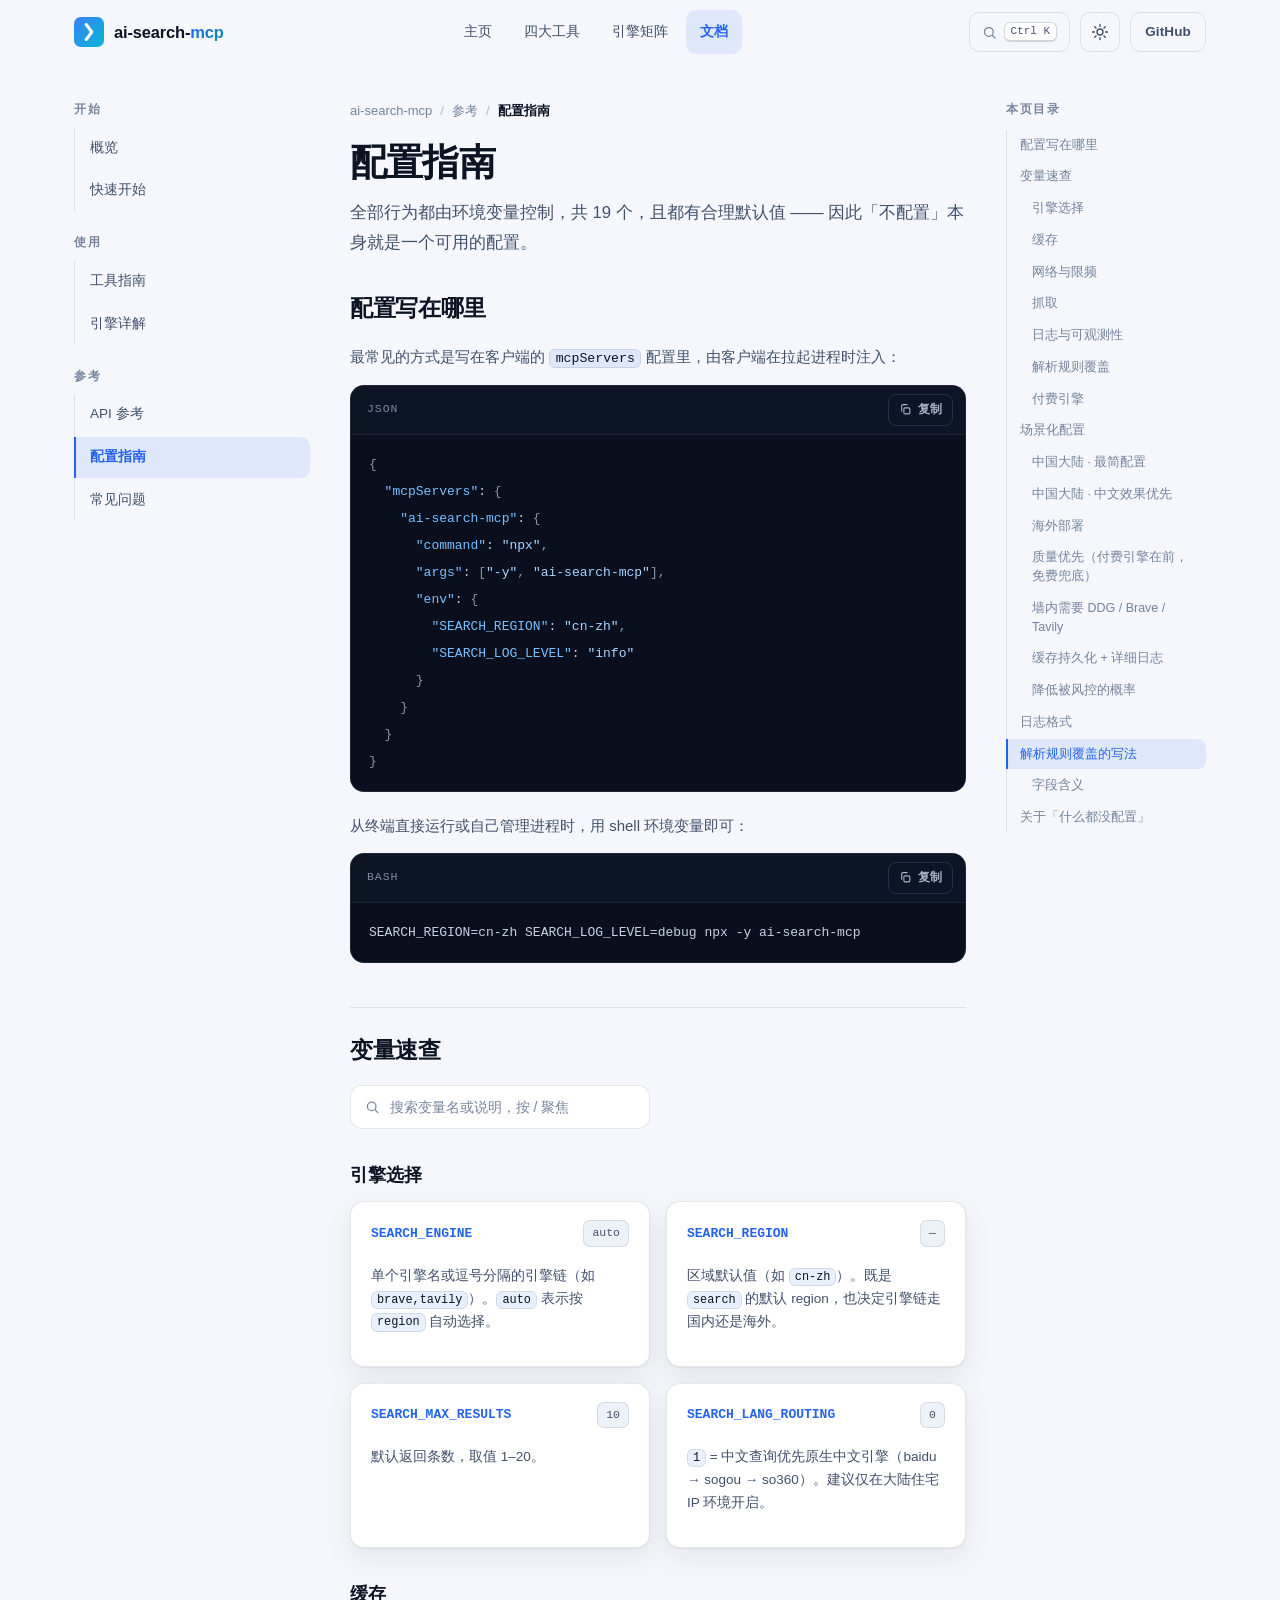
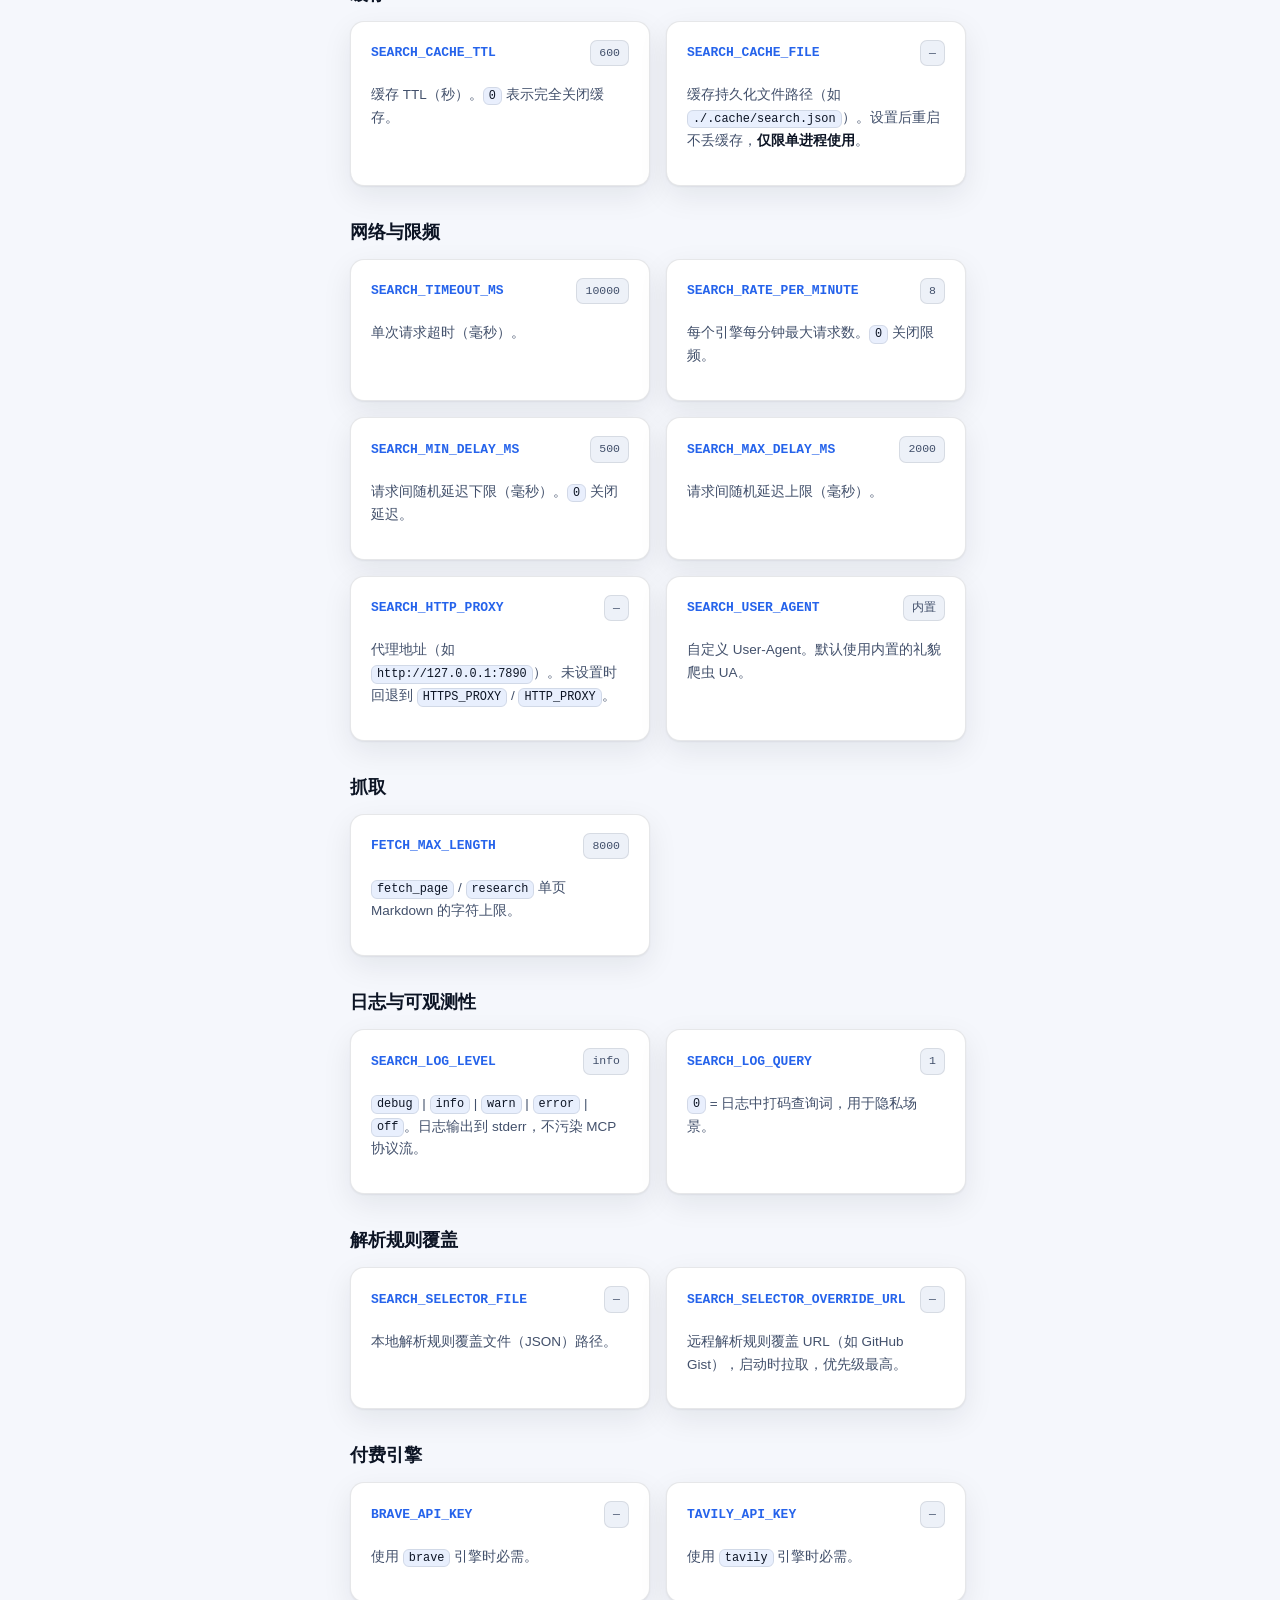
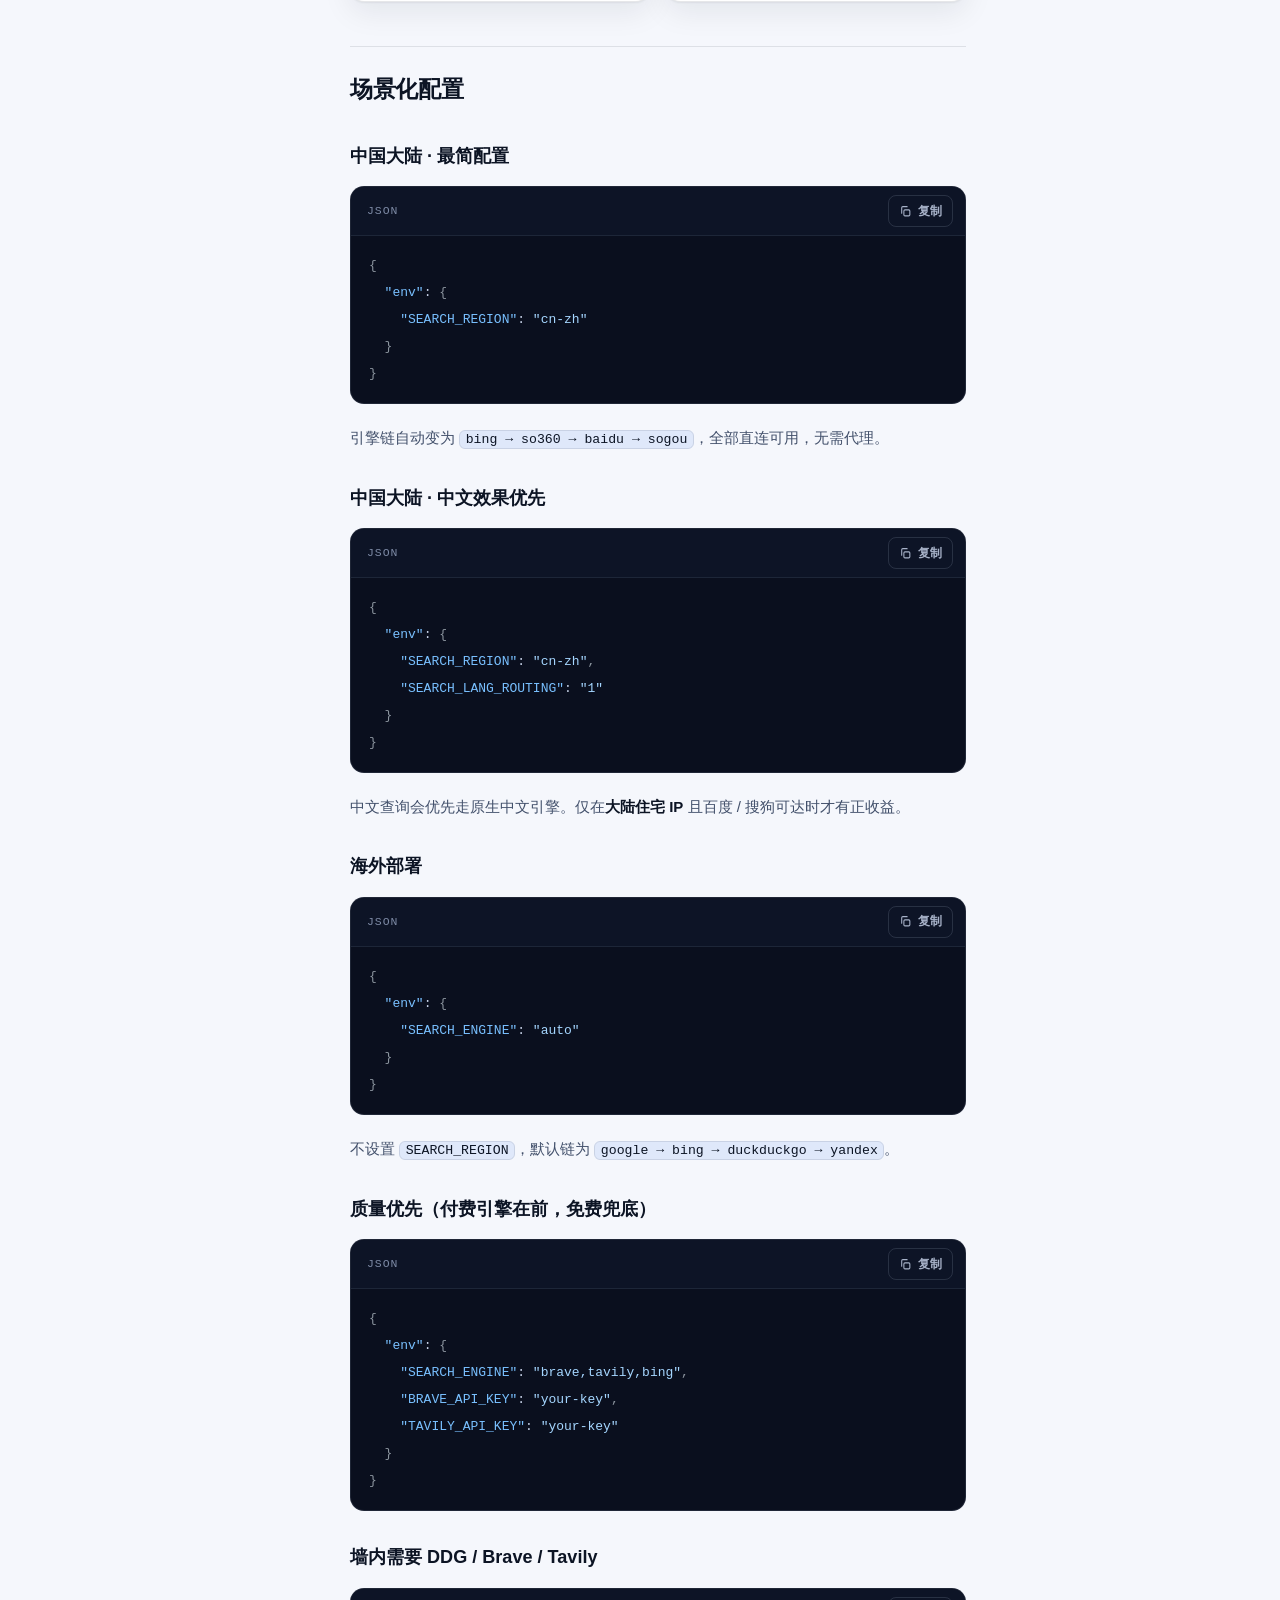
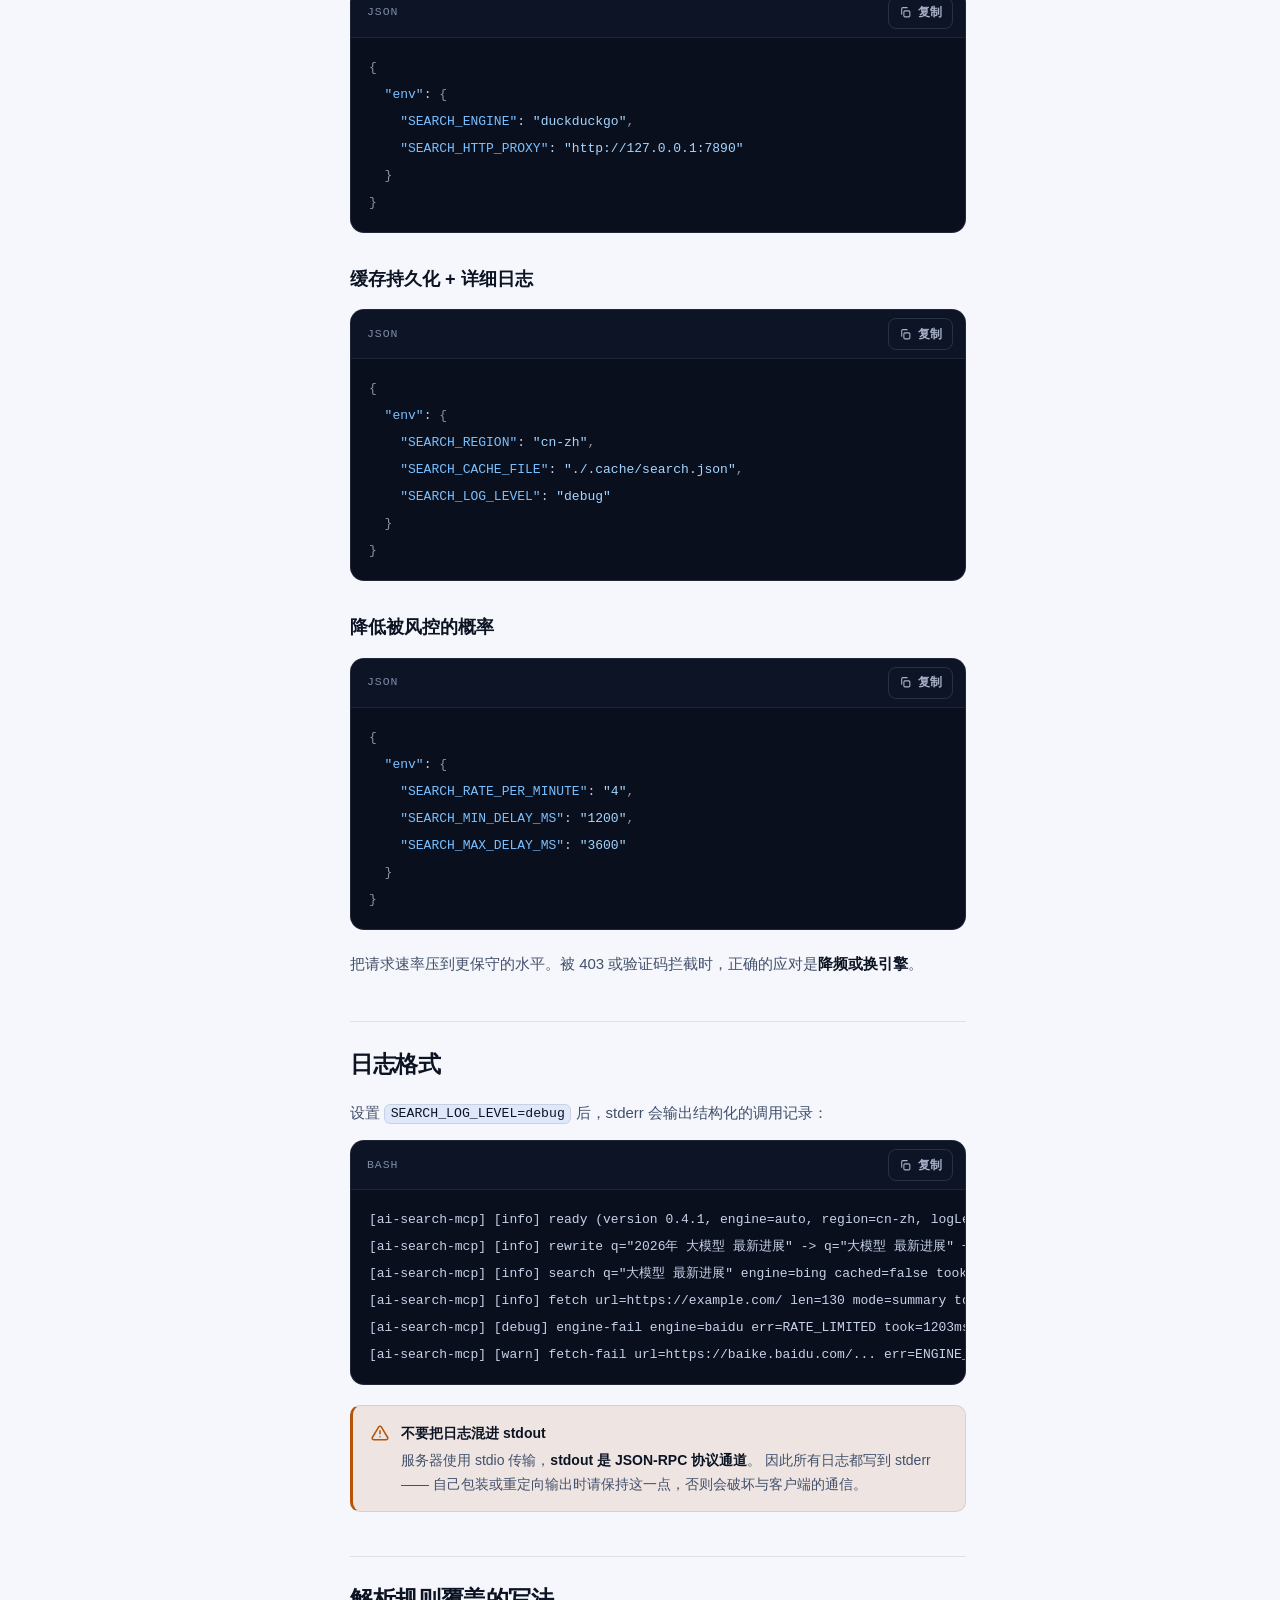
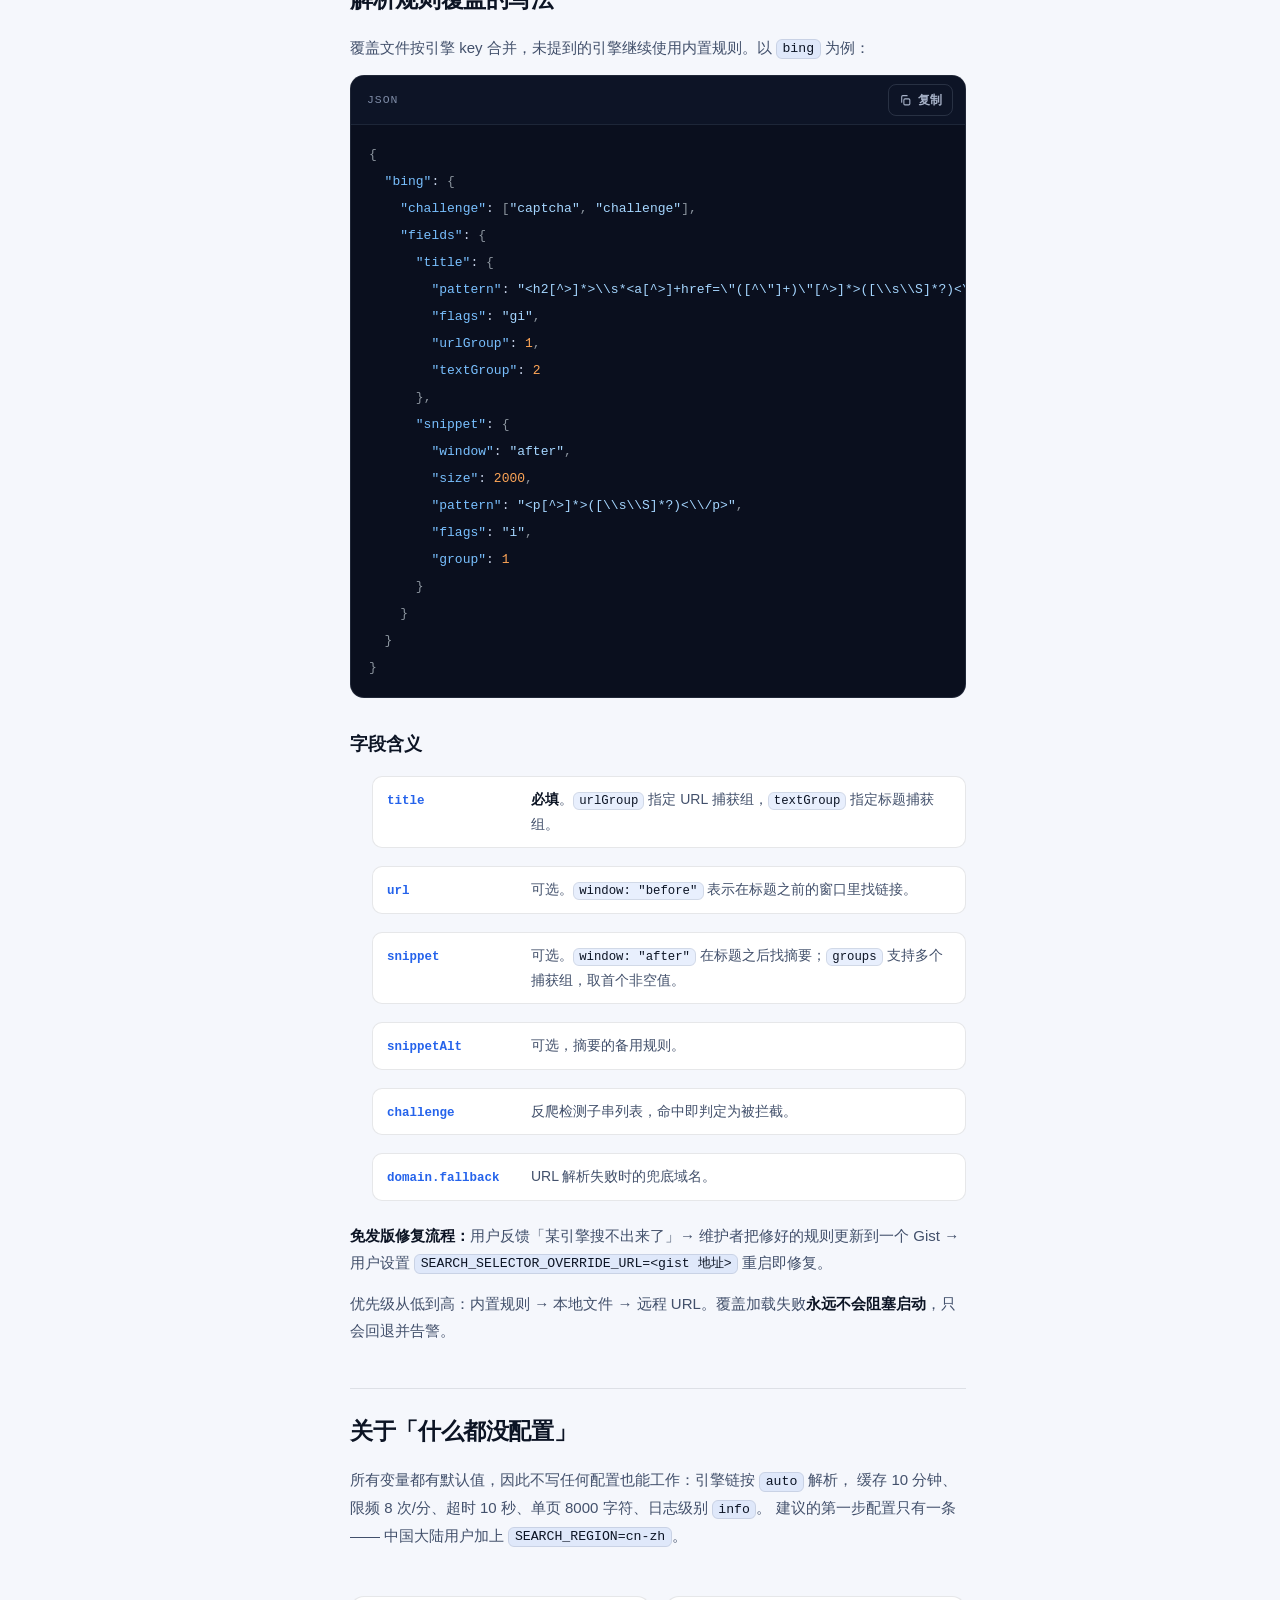
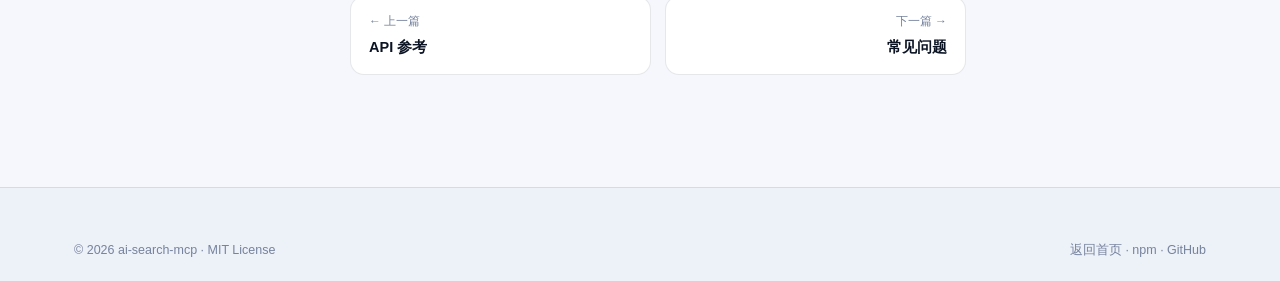
<file: docs/config.html>
<!DOCTYPE html>
<html lang="zh-CN" data-theme="dark">
<head>
<meta charset="UTF-8">
<meta name="viewport" content="width=device-width, initial-scale=1.0, viewport-fit=cover">
<title>配置指南 — ai-search-mcp 文档</title>
<meta name="description" content="ai-search-mcp 的全部 19 个环境变量：引擎选择、缓存、限频、日志、代理、解析规则覆盖与场景化配置示例。">
<meta name="theme-color" content="#060912">
<link rel="icon" href="data:image/svg+xml,%3Csvg xmlns='http://www.w3.org/2000/svg' viewBox='0 0 32 32'%3E%3Crect width='32' height='32' rx='7' fill='%232563EB'/%3E%3Cpath d='M13 8l6 8-6 8' stroke='white' stroke-width='3.2' fill='none' stroke-linecap='round' stroke-linejoin='round'/%3E%3C/svg%3E">
<link rel="stylesheet" href="../css/style.css">
<script>(function(){try{var t=localStorage.getItem("aisearch-theme");if(t!=="light"&&t!=="dark"){t=window.matchMedia&&window.matchMedia("(prefers-color-scheme: light)").matches?"light":"dark";}document.documentElement.setAttribute("data-theme",t);}catch(e){}document.documentElement.classList.add("js");})();</script>
</head>
<body data-page="config" data-title="配置指南">

<a class="skip-link" href="#main">跳到主要内容</a>

<header class="site-header" id="site-header">
  <nav class="nav container" aria-label="主导航">
    <a href="../index.html" class="brand">
      <svg class="brand-logo" viewBox="0 0 32 32" width="30" height="30" aria-hidden="true">
        <defs><linearGradient id="lgd" x1="0" y1="0" x2="1" y2="1"><stop offset="0" stop-color="#3b82f6"/><stop offset="1" stop-color="#06b6d4"/></linearGradient></defs>
        <rect width="32" height="32" rx="7" fill="url(#lgd)"/>
        <path d="M13 8l6 8-6 8" stroke="#fff" stroke-width="3.2" fill="none" stroke-linecap="round" stroke-linejoin="round"/>
      </svg>
      <span class="brand-text">ai-search-<em>mcp</em></span>
    </a>
    <button class="nav-toggle" id="nav-toggle" type="button" aria-label="打开菜单" aria-expanded="false"><span></span><span></span><span></span></button>
    <ul class="nav-links" id="nav-links">
      <li><a href="../index.html" class="nav-link">主页</a></li>
      <li><a href="../index.html#tools" class="nav-link">四大工具</a></li>
      <li><a href="../index.html#engines" class="nav-link">引擎矩阵</a></li>
      <li><a href="./index.html" class="nav-link is-active">文档</a></li>
    </ul>
    <div class="nav-actions">
      <button class="theme-toggle" id="theme-toggle" type="button" aria-label="切换主题">
        <svg class="icon-sun" viewBox="0 0 24 24" width="18" height="18" aria-hidden="true"><circle cx="12" cy="12" r="4" fill="none" stroke="currentColor" stroke-width="1.8"/><path d="M12 2v2.5M12 19.5V22M4.9 4.9l1.8 1.8M17.3 17.3l1.8 1.8M2 12h2.5M19.5 12H22M4.9 19.1l1.8-1.8M17.3 6.7l1.8-1.8" stroke="currentColor" stroke-width="1.8" stroke-linecap="round"/></svg>
        <svg class="icon-moon" viewBox="0 0 24 24" width="18" height="18" aria-hidden="true"><path d="M21 12.8A9 9 0 1 1 11.2 3a7 7 0 0 0 9.8 9.8z" fill="none" stroke="currentColor" stroke-width="1.8" stroke-linejoin="round"/></svg>
      </button>
      <a class="btn btn-ghost btn-sm" href="https://github.com/zhulingyu666/ai-search-mcp" target="_blank" rel="noopener">GitHub</a>
    </div>
  </nav>
</header>

<main id="main">
<div class="docs-layout container">
  <aside class="docs-sidebar" id="docs-sidebar"></aside>

  <div class="docs-main">
    <nav class="docs-breadcrumb" id="docs-breadcrumb" aria-label="面包屑"></nav>

    <h1 class="docs-title">配置指南</h1>
    <p class="docs-lede">
      全部行为都由环境变量控制，共 19 个，且都有合理默认值 —— 因此「不配置」本身就是一个可用的配置。
    </p>

    <article class="prose">

      <h2>配置写在哪里</h2>
      <p>最常见的方式是写在客户端的 <code>mcpServers</code> 配置里，由客户端在拉起进程时注入：</p>
      <div class="code-block" data-lang="json">
<pre><code>{
  "mcpServers": {
    "ai-search-mcp": {
      "command": "npx",
      "args": ["-y", "ai-search-mcp"],
      "env": {
        "SEARCH_REGION": "cn-zh",
        "SEARCH_LOG_LEVEL": "info"
      }
    }
  }
}</code></pre>
      </div>
      <p>从终端直接运行或自己管理进程时，用 shell 环境变量即可：</p>
      <div class="code-block" data-lang="bash">
<pre><code>SEARCH_REGION=cn-zh SEARCH_LOG_LEVEL=debug npx -y ai-search-mcp</code></pre>
      </div>

      <h2>变量速查</h2>
      <div class="table-tools">
        <div class="search-box">
          <svg viewBox="0 0 24 24" width="16" height="16" fill="none" stroke="currentColor" stroke-width="2" aria-hidden="true"><circle cx="11" cy="11" r="7"/><path d="M21 21l-4.3-4.3" stroke-linecap="round"/></svg>
          <input type="text" id="env-search" placeholder="搜索变量名或说明，按 / 聚焦" aria-label="搜索环境变量">
        </div>
      </div>

      <h3>引擎选择</h3>
      <div class="env-grid">
        <div class="env-card" data-env="SEARCH_ENGINE">
          <div class="env-card-top"><span class="env-name">SEARCH_ENGINE</span><span class="env-default">auto</span></div>
          <p class="env-desc">单个引擎名或逗号分隔的引擎链（如 <code>brave,tavily</code>）。<code>auto</code> 表示按 <code>region</code> 自动选择。</p>
        </div>
        <div class="env-card" data-env="SEARCH_REGION">
          <div class="env-card-top"><span class="env-name">SEARCH_REGION</span><span class="env-default">—</span></div>
          <p class="env-desc">区域默认值（如 <code>cn-zh</code>）。既是 <code>search</code> 的默认 region，也决定引擎链走国内还是海外。</p>
        </div>
        <div class="env-card" data-env="SEARCH_MAX_RESULTS">
          <div class="env-card-top"><span class="env-name">SEARCH_MAX_RESULTS</span><span class="env-default">10</span></div>
          <p class="env-desc">默认返回条数，取值 1–20。</p>
        </div>
        <div class="env-card" data-env="SEARCH_LANG_ROUTING">
          <div class="env-card-top"><span class="env-name">SEARCH_LANG_ROUTING</span><span class="env-default">0</span></div>
          <p class="env-desc"><code>1</code> = 中文查询优先原生中文引擎（baidu → sogou → so360）。建议仅在大陆住宅 IP 环境开启。</p>
        </div>
      </div>

      <h3>缓存</h3>
      <div class="env-grid">
        <div class="env-card" data-env="SEARCH_CACHE_TTL">
          <div class="env-card-top"><span class="env-name">SEARCH_CACHE_TTL</span><span class="env-default">600</span></div>
          <p class="env-desc">缓存 TTL（秒）。<code>0</code> 表示完全关闭缓存。</p>
        </div>
        <div class="env-card" data-env="SEARCH_CACHE_FILE">
          <div class="env-card-top"><span class="env-name">SEARCH_CACHE_FILE</span><span class="env-default">—</span></div>
          <p class="env-desc">缓存持久化文件路径（如 <code>./.cache/search.json</code>）。设置后重启不丢缓存，<strong>仅限单进程使用</strong>。</p>
        </div>
      </div>

      <h3>网络与限频</h3>
      <div class="env-grid">
        <div class="env-card" data-env="SEARCH_TIMEOUT_MS">
          <div class="env-card-top"><span class="env-name">SEARCH_TIMEOUT_MS</span><span class="env-default">10000</span></div>
          <p class="env-desc">单次请求超时（毫秒）。</p>
        </div>
        <div class="env-card" data-env="SEARCH_RATE_PER_MINUTE">
          <div class="env-card-top"><span class="env-name">SEARCH_RATE_PER_MINUTE</span><span class="env-default">8</span></div>
          <p class="env-desc">每个引擎每分钟最大请求数。<code>0</code> 关闭限频。</p>
        </div>
        <div class="env-card" data-env="SEARCH_MIN_DELAY_MS">
          <div class="env-card-top"><span class="env-name">SEARCH_MIN_DELAY_MS</span><span class="env-default">500</span></div>
          <p class="env-desc">请求间随机延迟下限（毫秒）。<code>0</code> 关闭延迟。</p>
        </div>
        <div class="env-card" data-env="SEARCH_MAX_DELAY_MS">
          <div class="env-card-top"><span class="env-name">SEARCH_MAX_DELAY_MS</span><span class="env-default">2000</span></div>
          <p class="env-desc">请求间随机延迟上限（毫秒）。</p>
        </div>
        <div class="env-card" data-env="SEARCH_HTTP_PROXY">
          <div class="env-card-top"><span class="env-name">SEARCH_HTTP_PROXY</span><span class="env-default">—</span></div>
          <p class="env-desc">代理地址（如 <code>http://127.0.0.1:7890</code>）。未设置时回退到 <code>HTTPS_PROXY</code> / <code>HTTP_PROXY</code>。</p>
        </div>
        <div class="env-card" data-env="SEARCH_USER_AGENT">
          <div class="env-card-top"><span class="env-name">SEARCH_USER_AGENT</span><span class="env-default">内置</span></div>
          <p class="env-desc">自定义 User-Agent。默认使用内置的礼貌爬虫 UA。</p>
        </div>
      </div>

      <h3>抓取</h3>
      <div class="env-grid">
        <div class="env-card" data-env="FETCH_MAX_LENGTH">
          <div class="env-card-top"><span class="env-name">FETCH_MAX_LENGTH</span><span class="env-default">8000</span></div>
          <p class="env-desc"><code>fetch_page</code> / <code>research</code> 单页 Markdown 的字符上限。</p>
        </div>
      </div>

      <h3>日志与可观测性</h3>
      <div class="env-grid">
        <div class="env-card" data-env="SEARCH_LOG_LEVEL">
          <div class="env-card-top"><span class="env-name">SEARCH_LOG_LEVEL</span><span class="env-default">info</span></div>
          <p class="env-desc"><code>debug</code> | <code>info</code> | <code>warn</code> | <code>error</code> | <code>off</code>。日志输出到 stderr，不污染 MCP 协议流。</p>
        </div>
        <div class="env-card" data-env="SEARCH_LOG_QUERY">
          <div class="env-card-top"><span class="env-name">SEARCH_LOG_QUERY</span><span class="env-default">1</span></div>
          <p class="env-desc"><code>0</code> = 日志中打码查询词，用于隐私场景。</p>
        </div>
      </div>

      <h3>解析规则覆盖</h3>
      <div class="env-grid">
        <div class="env-card" data-env="SEARCH_SELECTOR_FILE">
          <div class="env-card-top"><span class="env-name">SEARCH_SELECTOR_FILE</span><span class="env-default">—</span></div>
          <p class="env-desc">本地解析规则覆盖文件（JSON）路径。</p>
        </div>
        <div class="env-card" data-env="SEARCH_SELECTOR_OVERRIDE_URL">
          <div class="env-card-top"><span class="env-name">SEARCH_SELECTOR_OVERRIDE_URL</span><span class="env-default">—</span></div>
          <p class="env-desc">远程解析规则覆盖 URL（如 GitHub Gist），启动时拉取，优先级最高。</p>
        </div>
      </div>

      <h3>付费引擎</h3>
      <div class="env-grid">
        <div class="env-card" data-env="BRAVE_API_KEY">
          <div class="env-card-top"><span class="env-name">BRAVE_API_KEY</span><span class="env-default">—</span></div>
          <p class="env-desc">使用 <code>brave</code> 引擎时必需。</p>
        </div>
        <div class="env-card" data-env="TAVILY_API_KEY">
          <div class="env-card-top"><span class="env-name">TAVILY_API_KEY</span><span class="env-default">—</span></div>
          <p class="env-desc">使用 <code>tavily</code> 引擎时必需。</p>
        </div>
      </div>

      <h2>场景化配置</h2>

      <h3>中国大陆 · 最简配置</h3>
      <div class="code-block" data-lang="json">
<pre><code>{
  "env": {
    "SEARCH_REGION": "cn-zh"
  }
}</code></pre>
      </div>
      <p>引擎链自动变为 <code>bing → so360 → baidu → sogou</code>，全部直连可用，无需代理。</p>

      <h3>中国大陆 · 中文效果优先</h3>
      <div class="code-block" data-lang="json">
<pre><code>{
  "env": {
    "SEARCH_REGION": "cn-zh",
    "SEARCH_LANG_ROUTING": "1"
  }
}</code></pre>
      </div>
      <p>中文查询会优先走原生中文引擎。仅在<strong>大陆住宅 IP</strong> 且百度 / 搜狗可达时才有正收益。</p>

      <h3>海外部署</h3>
      <div class="code-block" data-lang="json">
<pre><code>{
  "env": {
    "SEARCH_ENGINE": "auto"
  }
}</code></pre>
      </div>
      <p>不设置 <code>SEARCH_REGION</code>，默认链为 <code>google → bing → duckduckgo → yandex</code>。</p>

      <h3>质量优先（付费引擎在前，免费兜底）</h3>
      <div class="code-block" data-lang="json">
<pre><code>{
  "env": {
    "SEARCH_ENGINE": "brave,tavily,bing",
    "BRAVE_API_KEY": "your-key",
    "TAVILY_API_KEY": "your-key"
  }
}</code></pre>
      </div>

      <h3>墙内需要 DDG / Brave / Tavily</h3>
      <div class="code-block" data-lang="json">
<pre><code>{
  "env": {
    "SEARCH_ENGINE": "duckduckgo",
    "SEARCH_HTTP_PROXY": "http://127.0.0.1:7890"
  }
}</code></pre>
      </div>

      <h3>缓存持久化 + 详细日志</h3>
      <div class="code-block" data-lang="json">
<pre><code>{
  "env": {
    "SEARCH_REGION": "cn-zh",
    "SEARCH_CACHE_FILE": "./.cache/search.json",
    "SEARCH_LOG_LEVEL": "debug"
  }
}</code></pre>
      </div>

      <h3>降低被风控的概率</h3>
      <div class="code-block" data-lang="json">
<pre><code>{
  "env": {
    "SEARCH_RATE_PER_MINUTE": "4",
    "SEARCH_MIN_DELAY_MS": "1200",
    "SEARCH_MAX_DELAY_MS": "3600"
  }
}</code></pre>
      </div>
      <p>把请求速率压到更保守的水平。被 403 或验证码拦截时，正确的应对是<strong>降频或换引擎</strong>。</p>

      <h2>日志格式</h2>
      <p>设置 <code>SEARCH_LOG_LEVEL=debug</code> 后，stderr 会输出结构化的调用记录：</p>
      <div class="code-block" data-lang="bash">
<pre><code>[ai-search-mcp] [info] ready (version 0.4.1, engine=auto, region=cn-zh, logLevel=debug)
[ai-search-mcp] [info] rewrite q="2026年 大模型 最新进展" -> q="大模型 最新进展" +freshness=year
[ai-search-mcp] [info] search q="大模型 最新进展" engine=bing cached=false took=972ms total=3 deduped=1
[ai-search-mcp] [info] fetch url=https://example.com/ len=130 mode=summary took=1189ms
[ai-search-mcp] [debug] engine-fail engine=baidu err=RATE_LIMITED took=1203ms
[ai-search-mcp] [warn] fetch-fail url=https://baike.baidu.com/... err=ENGINE_ERROR took=512ms</code></pre>
      </div>
      <div class="callout callout-warn">
        <svg viewBox="0 0 24 24" width="18" height="18" fill="none" stroke="currentColor" stroke-width="2" aria-hidden="true"><path d="M12 9v4M12 17h.01M10.3 3.9L1.8 18a2 2 0 0 0 1.7 3h17a2 2 0 0 0 1.7-3L13.7 3.9a2 2 0 0 0-3.4 0z" stroke-linecap="round" stroke-linejoin="round"/></svg>
        <div>
          <span class="callout-title">不要把日志混进 stdout</span>
          服务器使用 stdio 传输，<strong>stdout 是 JSON-RPC 协议通道</strong>。
          因此所有日志都写到 stderr —— 自己包装或重定向输出时请保持这一点，否则会破坏与客户端的通信。
        </div>
      </div>

      <h2>解析规则覆盖的写法</h2>
      <p>
        覆盖文件按引擎 key 合并，未提到的引擎继续使用内置规则。以 <code>bing</code> 为例：
      </p>
      <div class="code-block" data-lang="json">
<pre><code>{
  "bing": {
    "challenge": ["captcha", "challenge"],
    "fields": {
      "title": {
        "pattern": "&lt;h2[^&gt;]*&gt;\\s*&lt;a[^&gt;]+href=\"([^\"]+)\"[^&gt;]*&gt;([\\s\\S]*?)&lt;\\/a&gt;\\s*&lt;\\/h2&gt;",
        "flags": "gi",
        "urlGroup": 1,
        "textGroup": 2
      },
      "snippet": {
        "window": "after",
        "size": 2000,
        "pattern": "&lt;p[^&gt;]*&gt;([\\s\\S]*?)&lt;\\/p&gt;",
        "flags": "i",
        "group": 1
      }
    }
  }
}</code></pre>
      </div>

      <h3>字段含义</h3>
      <ul class="kv-list">
        <li><span class="kv-k">title</span><span class="kv-v"><strong>必填</strong>。<code>urlGroup</code> 指定 URL 捕获组，<code>textGroup</code> 指定标题捕获组。</span></li>
        <li><span class="kv-k">url</span><span class="kv-v">可选。<code>window: "before"</code> 表示在标题之前的窗口里找链接。</span></li>
        <li><span class="kv-k">snippet</span><span class="kv-v">可选。<code>window: "after"</code> 在标题之后找摘要；<code>groups</code> 支持多个捕获组，取首个非空值。</span></li>
        <li><span class="kv-k">snippetAlt</span><span class="kv-v">可选，摘要的备用规则。</span></li>
        <li><span class="kv-k">challenge</span><span class="kv-v">反爬检测子串列表，命中即判定为被拦截。</span></li>
        <li><span class="kv-k">domain.fallback</span><span class="kv-v">URL 解析失败时的兜底域名。</span></li>
      </ul>

      <p><strong>免发版修复流程：</strong>用户反馈「某引擎搜不出来了」→ 维护者把修好的规则更新到一个 Gist →
        用户设置 <code>SEARCH_SELECTOR_OVERRIDE_URL=&lt;gist 地址&gt;</code> 重启即修复。</p>
      <p>优先级从低到高：内置规则 → 本地文件 → 远程 URL。覆盖加载失败<strong>永远不会阻塞启动</strong>，只会回退并告警。</p>

      <h2>关于「什么都没配置」</h2>
      <p>
        所有变量都有默认值，因此不写任何配置也能工作：引擎链按 <code>auto</code> 解析，
        缓存 10 分钟、限频 8 次/分、超时 10 秒、单页 8000 字符、日志级别 <code>info</code>。
        建议的第一步配置只有一条 —— 中国大陆用户加上 <code>SEARCH_REGION=cn-zh</code>。
      </p>

    </article>

    <nav class="docs-pager" id="docs-pager" aria-label="翻页"></nav>
  </div>

  <aside class="docs-toc">
    <p class="docs-toc-title">本页目录</p>
    <ul class="docs-toc-list" id="docs-toc-list"></ul>
  </aside>
</div>
</main>

<footer class="site-footer">
  <div class="container footer-bottom" style="border-top:0;padding-top:0">
    <span>© 2026 ai-search-mcp · MIT License</span>
    <span><a href="../index.html">返回首页</a> · <a href="https://www.npmjs.com/package/ai-search-mcp" target="_blank" rel="noopener">npm</a> · <a href="https://github.com/zhulingyu666/ai-search-mcp" target="_blank" rel="noopener">GitHub</a></span>
  </div>
</footer>

<button class="back-top" id="back-top" type="button" aria-label="回到顶部">
  <svg viewBox="0 0 24 24" width="20" height="20" fill="none" stroke="currentColor" stroke-width="2" aria-hidden="true"><path d="M12 19V5M6 11l6-6 6 6" stroke-linecap="round" stroke-linejoin="round"/></svg>
</button>

<div class="toast" id="toast" role="status" aria-live="polite">已复制到剪贴板</div>

<script src="./nav.js"></script>
<script src="../js/main.js"></script>
</body>
</html>
</file>
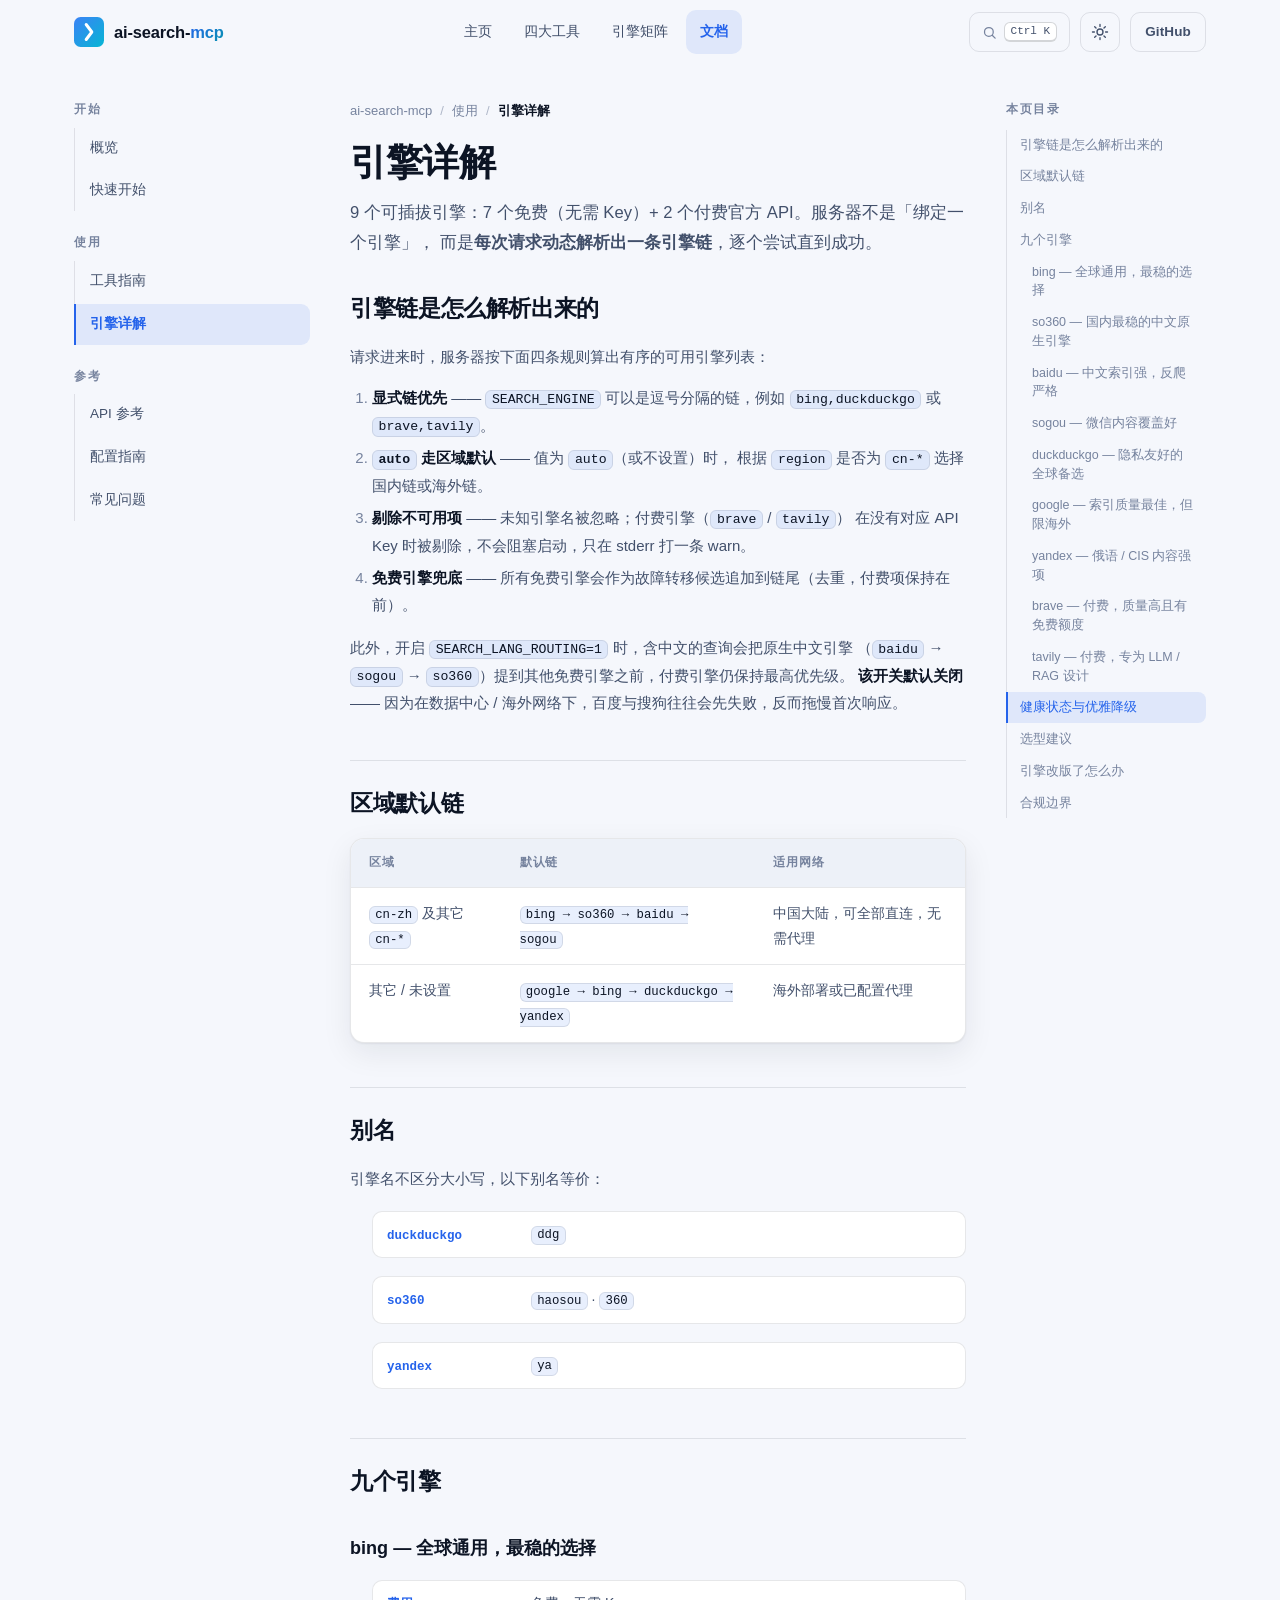
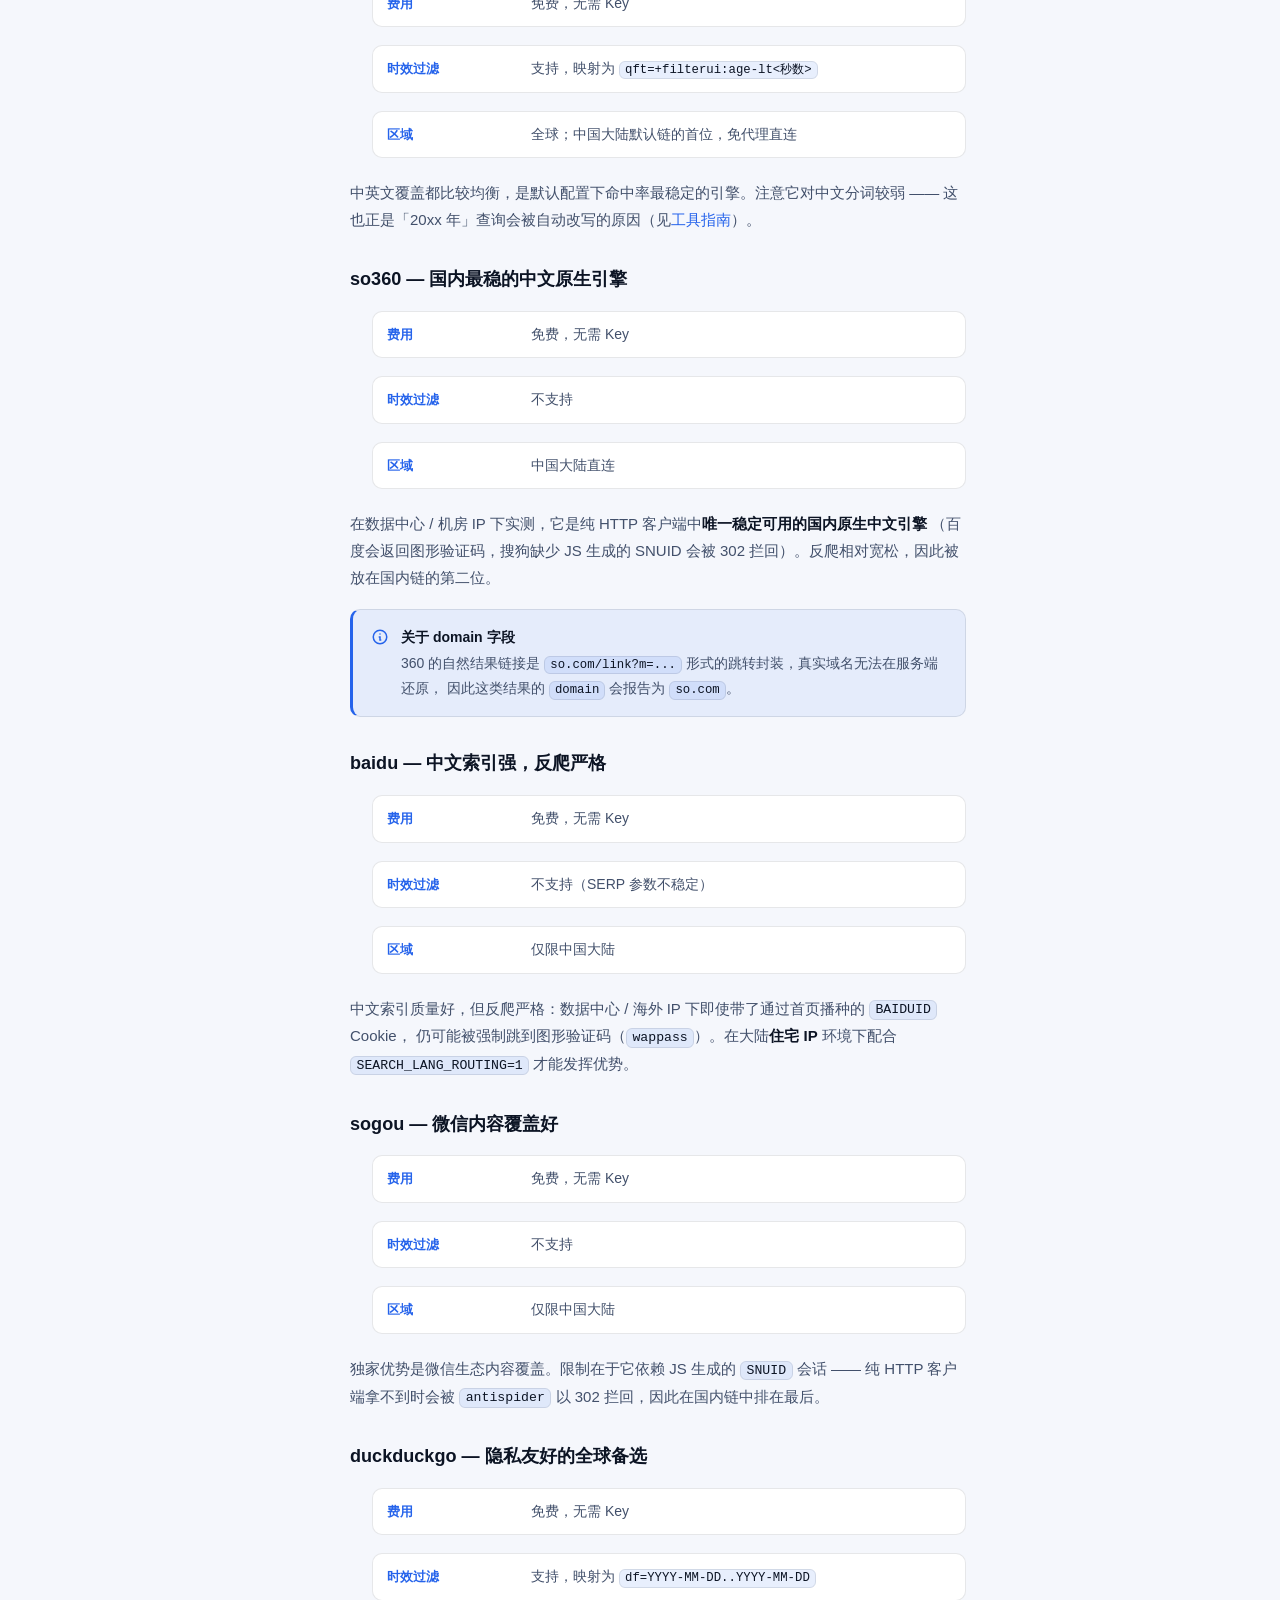
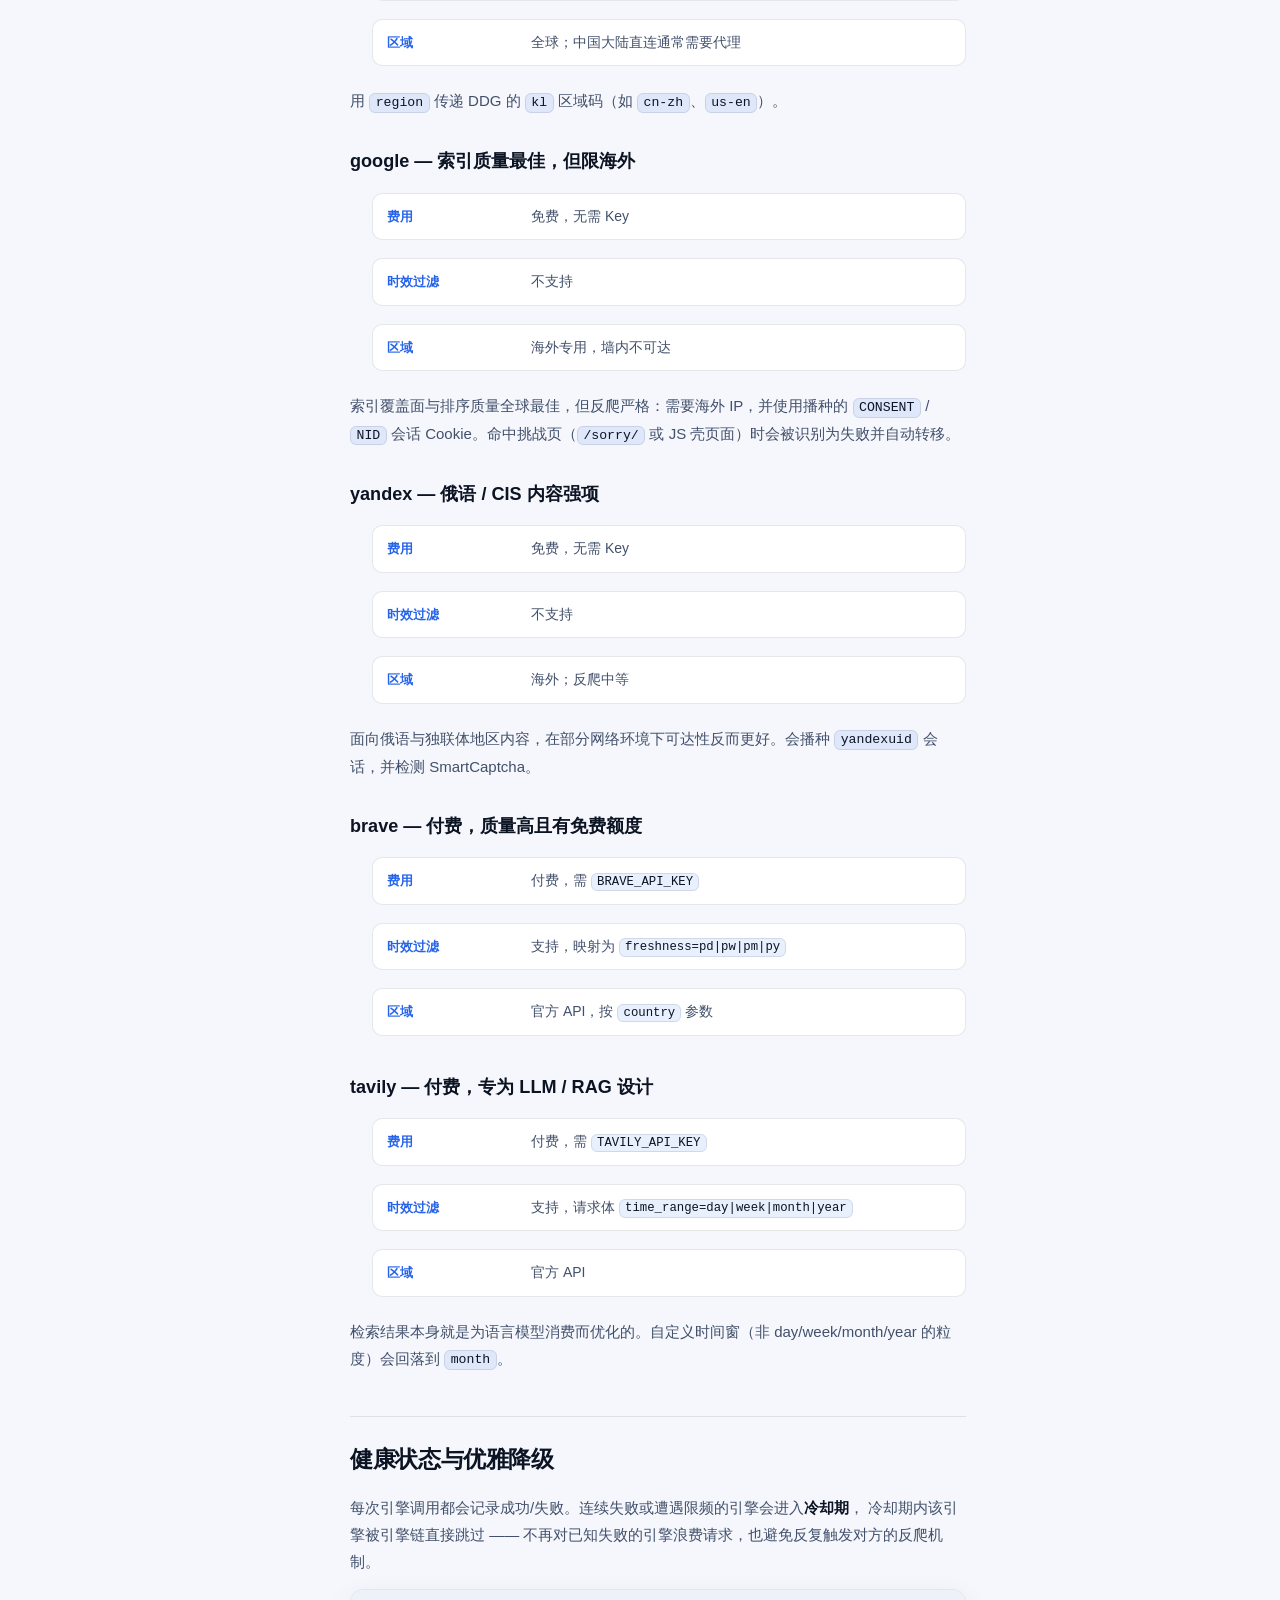
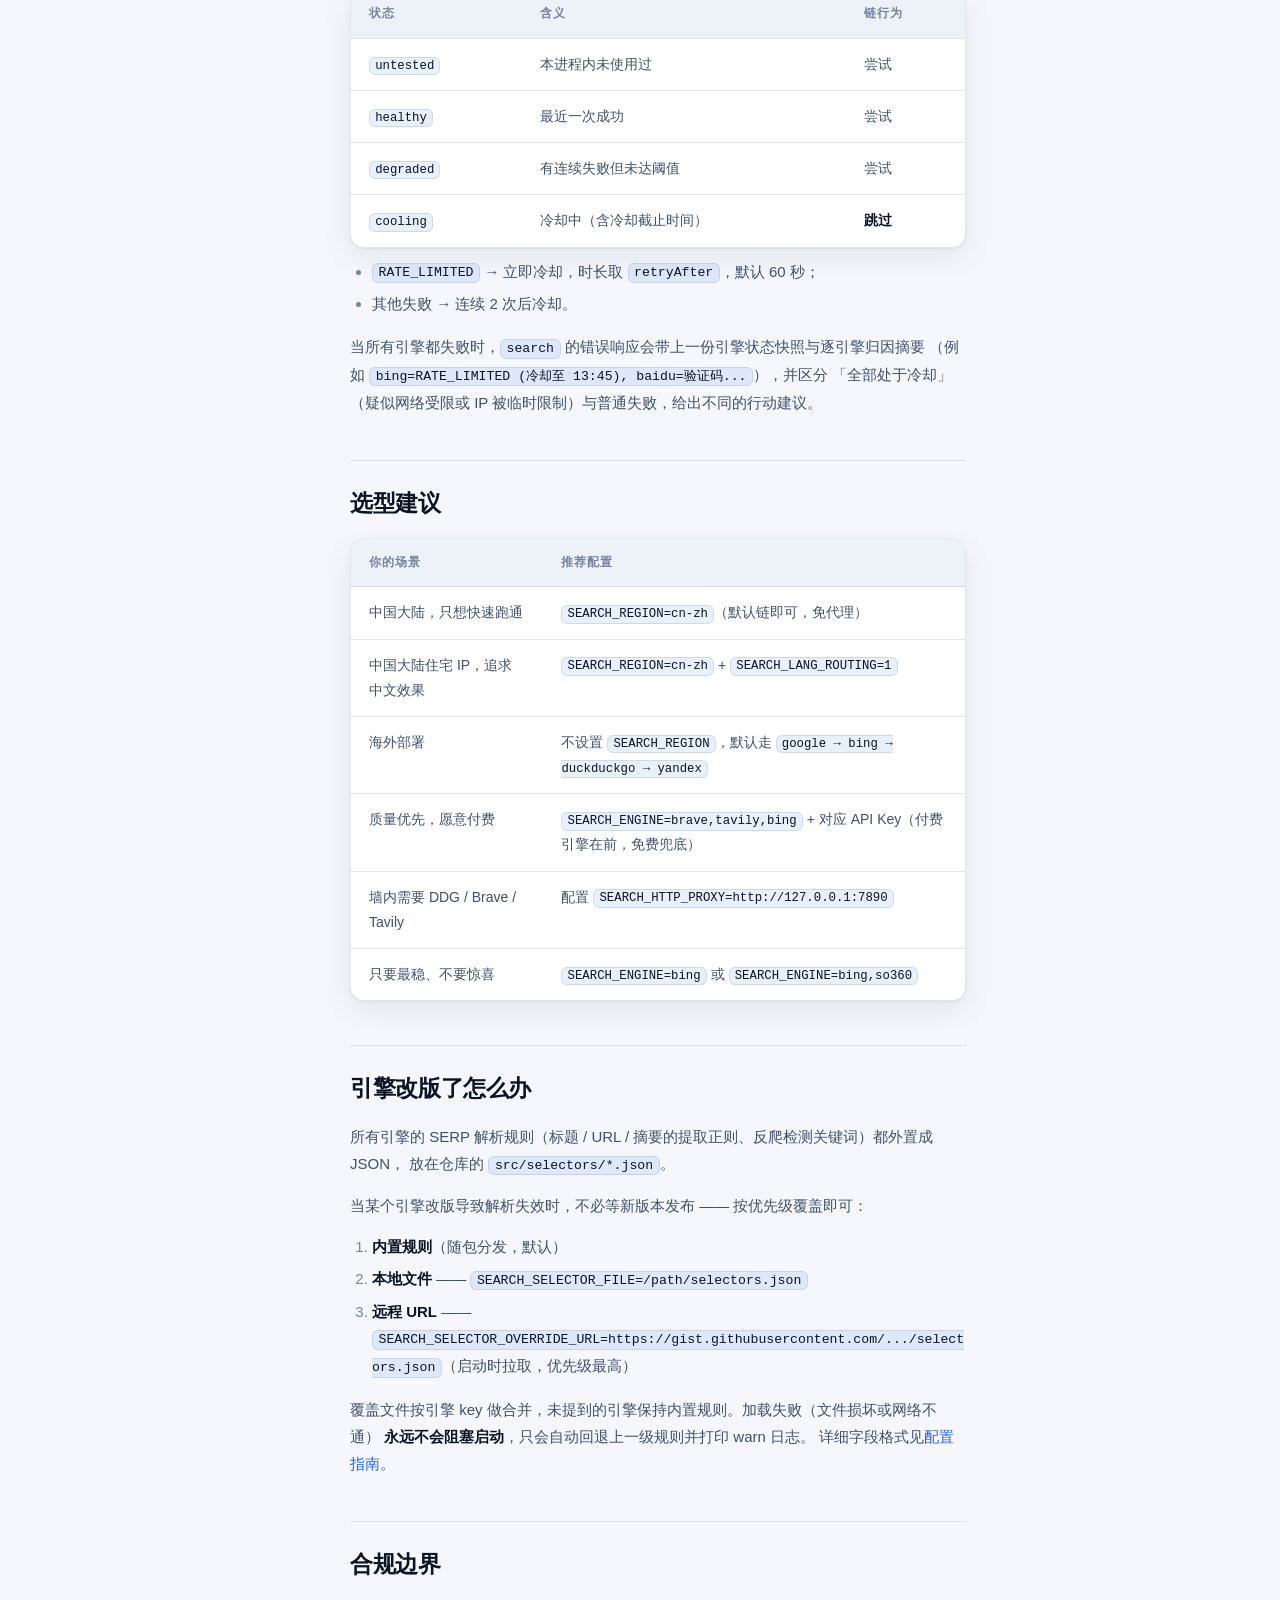
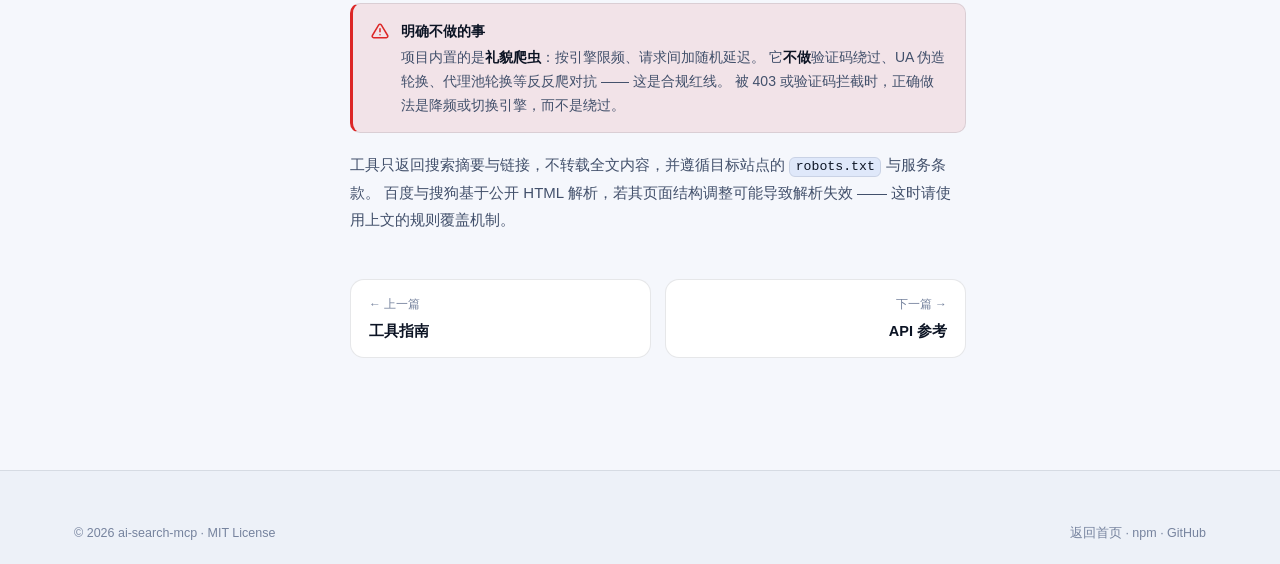
<file: docs/engines.html>
<!DOCTYPE html>
<html lang="zh-CN" data-theme="dark">
<head>
<meta charset="UTF-8">
<meta name="viewport" content="width=device-width, initial-scale=1.0, viewport-fit=cover">
<title>引擎详解 — ai-search-mcp 文档</title>
<meta name="description" content="ai-search-mcp 的 9 个搜索引擎：区域默认链、别名、各引擎的能力差异、健康冷却机制与选型建议。">
<meta name="theme-color" content="#060912">
<link rel="icon" href="data:image/svg+xml,%3Csvg xmlns='http://www.w3.org/2000/svg' viewBox='0 0 32 32'%3E%3Crect width='32' height='32' rx='7' fill='%232563EB'/%3E%3Cpath d='M13 8l6 8-6 8' stroke='white' stroke-width='3.2' fill='none' stroke-linecap='round' stroke-linejoin='round'/%3E%3C/svg%3E">
<link rel="stylesheet" href="../css/style.css">
<script>(function(){try{var t=localStorage.getItem("aisearch-theme");if(t!=="light"&&t!=="dark"){t=window.matchMedia&&window.matchMedia("(prefers-color-scheme: light)").matches?"light":"dark";}document.documentElement.setAttribute("data-theme",t);}catch(e){}document.documentElement.classList.add("js");})();</script>
</head>
<body data-page="engines" data-title="引擎详解">

<a class="skip-link" href="#main">跳到主要内容</a>

<header class="site-header" id="site-header">
  <nav class="nav container" aria-label="主导航">
    <a href="../index.html" class="brand">
      <svg class="brand-logo" viewBox="0 0 32 32" width="30" height="30" aria-hidden="true">
        <defs><linearGradient id="lgd" x1="0" y1="0" x2="1" y2="1"><stop offset="0" stop-color="#3b82f6"/><stop offset="1" stop-color="#06b6d4"/></linearGradient></defs>
        <rect width="32" height="32" rx="7" fill="url(#lgd)"/>
        <path d="M13 8l6 8-6 8" stroke="#fff" stroke-width="3.2" fill="none" stroke-linecap="round" stroke-linejoin="round"/>
      </svg>
      <span class="brand-text">ai-search-<em>mcp</em></span>
    </a>
    <button class="nav-toggle" id="nav-toggle" type="button" aria-label="打开菜单" aria-expanded="false"><span></span><span></span><span></span></button>
    <ul class="nav-links" id="nav-links">
      <li><a href="../index.html" class="nav-link">主页</a></li>
      <li><a href="../index.html#tools" class="nav-link">四大工具</a></li>
      <li><a href="../index.html#engines" class="nav-link">引擎矩阵</a></li>
      <li><a href="./index.html" class="nav-link is-active">文档</a></li>
    </ul>
    <div class="nav-actions">
      <button class="theme-toggle" id="theme-toggle" type="button" aria-label="切换主题">
        <svg class="icon-sun" viewBox="0 0 24 24" width="18" height="18" aria-hidden="true"><circle cx="12" cy="12" r="4" fill="none" stroke="currentColor" stroke-width="1.8"/><path d="M12 2v2.5M12 19.5V22M4.9 4.9l1.8 1.8M17.3 17.3l1.8 1.8M2 12h2.5M19.5 12H22M4.9 19.1l1.8-1.8M17.3 6.7l1.8-1.8" stroke="currentColor" stroke-width="1.8" stroke-linecap="round"/></svg>
        <svg class="icon-moon" viewBox="0 0 24 24" width="18" height="18" aria-hidden="true"><path d="M21 12.8A9 9 0 1 1 11.2 3a7 7 0 0 0 9.8 9.8z" fill="none" stroke="currentColor" stroke-width="1.8" stroke-linejoin="round"/></svg>
      </button>
      <a class="btn btn-ghost btn-sm" href="https://github.com/zhulingyu666/ai-search-mcp" target="_blank" rel="noopener">GitHub</a>
    </div>
  </nav>
</header>

<main id="main">
<div class="docs-layout container">
  <aside class="docs-sidebar" id="docs-sidebar"></aside>

  <div class="docs-main">
    <nav class="docs-breadcrumb" id="docs-breadcrumb" aria-label="面包屑"></nav>

    <h1 class="docs-title">引擎详解</h1>
    <p class="docs-lede">
      9 个可插拔引擎：7 个免费（无需 Key）+ 2 个付费官方 API。服务器不是「绑定一个引擎」，
      而是<strong>每次请求动态解析出一条引擎链</strong>，逐个尝试直到成功。
    </p>

    <article class="prose">

      <h2>引擎链是怎么解析出来的</h2>
      <p>请求进来时，服务器按下面四条规则算出有序的可用引擎列表：</p>
      <ol>
        <li>
          <strong>显式链优先</strong> —— <code>SEARCH_ENGINE</code> 可以是逗号分隔的链，例如
          <code>bing,duckduckgo</code> 或 <code>brave,tavily</code>。
        </li>
        <li>
          <strong><code>auto</code> 走区域默认</strong> —— 值为 <code>auto</code>（或不设置）时，
          根据 <code>region</code> 是否为 <code>cn-*</code> 选择国内链或海外链。
        </li>
        <li>
          <strong>剔除不可用项</strong> —— 未知引擎名被忽略；付费引擎（<code>brave</code> / <code>tavily</code>）
          在没有对应 API Key 时被剔除，不会阻塞启动，只在 stderr 打一条 warn。
        </li>
        <li>
          <strong>免费引擎兜底</strong> —— 所有免费引擎会作为故障转移候选追加到链尾（去重，付费项保持在前）。
        </li>
      </ol>
      <p>
        此外，开启 <code>SEARCH_LANG_ROUTING=1</code> 时，含中文的查询会把原生中文引擎
        （<code>baidu</code> → <code>sogou</code> → <code>so360</code>）提到其他免费引擎之前，付费引擎仍保持最高优先级。
        <strong>该开关默认关闭</strong> —— 因为在数据中心 / 海外网络下，百度与搜狗往往会先失败，反而拖慢首次响应。
      </p>

      <h2>区域默认链</h2>
      <div class="table-wrap">
        <table class="table" data-stack>
          <thead><tr><th>区域</th><th>默认链</th><th>适用网络</th></tr></thead>
          <tbody>
            <tr>
              <td><code>cn-zh</code> 及其它 <code>cn-*</code></td>
              <td><code>bing → so360 → baidu → sogou</code></td>
              <td>中国大陆，可全部直连，无需代理</td>
            </tr>
            <tr>
              <td>其它 / 未设置</td>
              <td><code>google → bing → duckduckgo → yandex</code></td>
              <td>海外部署或已配置代理</td>
            </tr>
          </tbody>
        </table>
      </div>

      <h2>别名</h2>
      <p>引擎名不区分大小写，以下别名等价：</p>
      <ul class="kv-list">
        <li><span class="kv-k">duckduckgo</span><span class="kv-v"><code>ddg</code></span></li>
        <li><span class="kv-k">so360</span><span class="kv-v"><code>haosou</code> · <code>360</code></span></li>
        <li><span class="kv-k">yandex</span><span class="kv-v"><code>ya</code></span></li>
      </ul>

      <h2>九个引擎</h2>

      <h3>bing — 全球通用，最稳的选择</h3>
      <ul class="kv-list">
        <li><span class="kv-k">费用</span><span class="kv-v">免费，无需 Key</span></li>
        <li><span class="kv-k">时效过滤</span><span class="kv-v">支持，映射为 <code>qft=+filterui:age-lt&lt;秒数&gt;</code></span></li>
        <li><span class="kv-k">区域</span><span class="kv-v">全球；中国大陆默认链的首位，免代理直连</span></li>
      </ul>
      <p>
        中英文覆盖都比较均衡，是默认配置下命中率最稳定的引擎。注意它对中文分词较弱 ——
        这也正是「20xx 年」查询会被自动改写的原因（见<a href="./guide.html">工具指南</a>）。
      </p>

      <h3>so360 — 国内最稳的中文原生引擎</h3>
      <ul class="kv-list">
        <li><span class="kv-k">费用</span><span class="kv-v">免费，无需 Key</span></li>
        <li><span class="kv-k">时效过滤</span><span class="kv-v">不支持</span></li>
        <li><span class="kv-k">区域</span><span class="kv-v">中国大陆直连</span></li>
      </ul>
      <p>
        在数据中心 / 机房 IP 下实测，它是纯 HTTP 客户端中<strong>唯一稳定可用的国内原生中文引擎</strong>
        （百度会返回图形验证码，搜狗缺少 JS 生成的 SNUID 会被 302 拦回）。反爬相对宽松，因此被放在国内链的第二位。
      </p>
      <div class="callout">
        <svg viewBox="0 0 24 24" width="18" height="18" fill="none" stroke="currentColor" stroke-width="2" aria-hidden="true"><circle cx="12" cy="12" r="9"/><path d="M12 8h.01M11 12h1v4h1" stroke-linecap="round"/></svg>
        <div>
          <span class="callout-title">关于 domain 字段</span>
          360 的自然结果链接是 <code>so.com/link?m=...</code> 形式的跳转封装，真实域名无法在服务端还原，
          因此这类结果的 <code>domain</code> 会报告为 <code>so.com</code>。
        </div>
      </div>

      <h3>baidu — 中文索引强，反爬严格</h3>
      <ul class="kv-list">
        <li><span class="kv-k">费用</span><span class="kv-v">免费，无需 Key</span></li>
        <li><span class="kv-k">时效过滤</span><span class="kv-v">不支持（SERP 参数不稳定）</span></li>
        <li><span class="kv-k">区域</span><span class="kv-v">仅限中国大陆</span></li>
      </ul>
      <p>
        中文索引质量好，但反爬严格：数据中心 / 海外 IP 下即使带了通过首页播种的 <code>BAIDUID</code> Cookie，
        仍可能被强制跳到图形验证码（<code>wappass</code>）。在大陆<strong>住宅 IP</strong> 环境下配合
        <code>SEARCH_LANG_ROUTING=1</code> 才能发挥优势。
      </p>

      <h3>sogou — 微信内容覆盖好</h3>
      <ul class="kv-list">
        <li><span class="kv-k">费用</span><span class="kv-v">免费，无需 Key</span></li>
        <li><span class="kv-k">时效过滤</span><span class="kv-v">不支持</span></li>
        <li><span class="kv-k">区域</span><span class="kv-v">仅限中国大陆</span></li>
      </ul>
      <p>
        独家优势是微信生态内容覆盖。限制在于它依赖 JS 生成的 <code>SNUID</code> 会话 ——
        纯 HTTP 客户端拿不到时会被 <code>antispider</code> 以 302 拦回，因此在国内链中排在最后。
      </p>

      <h3>duckduckgo — 隐私友好的全球备选</h3>
      <ul class="kv-list">
        <li><span class="kv-k">费用</span><span class="kv-v">免费，无需 Key</span></li>
        <li><span class="kv-k">时效过滤</span><span class="kv-v">支持，映射为 <code>df=YYYY-MM-DD..YYYY-MM-DD</code></span></li>
        <li><span class="kv-k">区域</span><span class="kv-v">全球；中国大陆直连通常需要代理</span></li>
      </ul>
      <p>用 <code>region</code> 传递 DDG 的 <code>kl</code> 区域码（如 <code>cn-zh</code>、<code>us-en</code>）。</p>

      <h3>google — 索引质量最佳，但限海外</h3>
      <ul class="kv-list">
        <li><span class="kv-k">费用</span><span class="kv-v">免费，无需 Key</span></li>
        <li><span class="kv-k">时效过滤</span><span class="kv-v">不支持</span></li>
        <li><span class="kv-k">区域</span><span class="kv-v">海外专用，墙内不可达</span></li>
      </ul>
      <p>
        索引覆盖面与排序质量全球最佳，但反爬严格：需要海外 IP，并使用播种的 <code>CONSENT</code> / <code>NID</code>
        会话 Cookie。命中挑战页（<code>/sorry/</code> 或 JS 壳页面）时会被识别为失败并自动转移。
      </p>

      <h3>yandex — 俄语 / CIS 内容强项</h3>
      <ul class="kv-list">
        <li><span class="kv-k">费用</span><span class="kv-v">免费，无需 Key</span></li>
        <li><span class="kv-k">时效过滤</span><span class="kv-v">不支持</span></li>
        <li><span class="kv-k">区域</span><span class="kv-v">海外；反爬中等</span></li>
      </ul>
      <p>面向俄语与独联体地区内容，在部分网络环境下可达性反而更好。会播种 <code>yandexuid</code> 会话，并检测 SmartCaptcha。</p>

      <h3>brave — 付费，质量高且有免费额度</h3>
      <ul class="kv-list">
        <li><span class="kv-k">费用</span><span class="kv-v">付费，需 <code>BRAVE_API_KEY</code></span></li>
        <li><span class="kv-k">时效过滤</span><span class="kv-v">支持，映射为 <code>freshness=pd|pw|pm|py</code></span></li>
        <li><span class="kv-k">区域</span><span class="kv-v">官方 API，按 <code>country</code> 参数</span></li>
      </ul>

      <h3>tavily — 付费，专为 LLM / RAG 设计</h3>
      <ul class="kv-list">
        <li><span class="kv-k">费用</span><span class="kv-v">付费，需 <code>TAVILY_API_KEY</code></span></li>
        <li><span class="kv-k">时效过滤</span><span class="kv-v">支持，请求体 <code>time_range=day|week|month|year</code></span></li>
        <li><span class="kv-k">区域</span><span class="kv-v">官方 API</span></li>
      </ul>
      <p>
        检索结果本身就是为语言模型消费而优化的。自定义时间窗（非 day/week/month/year 的粒度）会回落到 <code>month</code>。
      </p>

      <h2>健康状态与优雅降级</h2>
      <p>
        每次引擎调用都会记录成功/失败。连续失败或遭遇限频的引擎会进入<strong>冷却期</strong>，
        冷却期内该引擎被引擎链直接跳过 —— 不再对已知失败的引擎浪费请求，也避免反复触发对方的反爬机制。
      </p>
      <div class="table-wrap">
        <table class="table" data-stack>
          <thead><tr><th>状态</th><th>含义</th><th>链行为</th></tr></thead>
          <tbody>
            <tr><td><code>untested</code></td><td>本进程内未使用过</td><td>尝试</td></tr>
            <tr><td><code>healthy</code></td><td>最近一次成功</td><td>尝试</td></tr>
            <tr><td><code>degraded</code></td><td>有连续失败但未达阈值</td><td>尝试</td></tr>
            <tr><td><code>cooling</code></td><td>冷却中（含冷却截止时间）</td><td><strong>跳过</strong></td></tr>
          </tbody>
        </table>
      </div>
      <ul>
        <li><code>RATE_LIMITED</code> → 立即冷却，时长取 <code>retryAfter</code>，默认 60 秒；</li>
        <li>其他失败 → 连续 2 次后冷却。</li>
      </ul>
      <p>
        当所有引擎都失败时，<code>search</code> 的错误响应会带上一份引擎状态快照与逐引擎归因摘要
        （例如 <code>bing=RATE_LIMITED (冷却至 13:45), baidu=验证码...</code>），并区分
        「全部处于冷却」（疑似网络受限或 IP 被临时限制）与普通失败，给出不同的行动建议。
      </p>

      <h2>选型建议</h2>
      <div class="table-wrap">
        <table class="table" data-stack>
          <thead><tr><th>你的场景</th><th>推荐配置</th></tr></thead>
          <tbody>
            <tr>
              <td>中国大陆，只想快速跑通</td>
              <td><code>SEARCH_REGION=cn-zh</code>（默认链即可，免代理）</td>
            </tr>
            <tr>
              <td>中国大陆住宅 IP，追求中文效果</td>
              <td><code>SEARCH_REGION=cn-zh</code> + <code>SEARCH_LANG_ROUTING=1</code></td>
            </tr>
            <tr>
              <td>海外部署</td>
              <td>不设置 <code>SEARCH_REGION</code>，默认走 <code>google → bing → duckduckgo → yandex</code></td>
            </tr>
            <tr>
              <td>质量优先，愿意付费</td>
              <td><code>SEARCH_ENGINE=brave,tavily,bing</code> + 对应 API Key（付费引擎在前，免费兜底）</td>
            </tr>
            <tr>
              <td>墙内需要 DDG / Brave / Tavily</td>
              <td>配置 <code>SEARCH_HTTP_PROXY=http://127.0.0.1:7890</code></td>
            </tr>
            <tr>
              <td>只要最稳、不要惊喜</td>
              <td><code>SEARCH_ENGINE=bing</code> 或 <code>SEARCH_ENGINE=bing,so360</code></td>
            </tr>
          </tbody>
        </table>
      </div>

      <h2>引擎改版了怎么办</h2>
      <p>
        所有引擎的 SERP 解析规则（标题 / URL / 摘要的提取正则、反爬检测关键词）都外置成 JSON，
        放在仓库的 <code>src/selectors/*.json</code>。
      </p>
      <p>当某个引擎改版导致解析失效时，不必等新版本发布 —— 按优先级覆盖即可：</p>
      <ol>
        <li><strong>内置规则</strong>（随包分发，默认）</li>
        <li><strong>本地文件</strong> —— <code>SEARCH_SELECTOR_FILE=/path/selectors.json</code></li>
        <li><strong>远程 URL</strong> —— <code>SEARCH_SELECTOR_OVERRIDE_URL=https://gist.githubusercontent.com/.../selectors.json</code>（启动时拉取，优先级最高）</li>
      </ol>
      <p>
        覆盖文件按引擎 key 做合并，未提到的引擎保持内置规则。加载失败（文件损坏或网络不通）
        <strong>永远不会阻塞启动</strong>，只会自动回退上一级规则并打印 warn 日志。
        详细字段格式见<a href="./config.html">配置指南</a>。
      </p>

      <h2>合规边界</h2>
      <div class="callout callout-danger">
        <svg viewBox="0 0 24 24" width="18" height="18" fill="none" stroke="currentColor" stroke-width="2" aria-hidden="true"><path d="M12 9v4M12 17h.01M10.3 3.9L1.8 18a2 2 0 0 0 1.7 3h17a2 2 0 0 0 1.7-3L13.7 3.9a2 2 0 0 0-3.4 0z" stroke-linecap="round" stroke-linejoin="round"/></svg>
        <div>
          <span class="callout-title">明确不做的事</span>
          项目内置的是<strong>礼貌爬虫</strong>：按引擎限频、请求间加随机延迟。
          它<strong>不做</strong>验证码绕过、UA 伪造轮换、代理池轮换等反反爬对抗 —— 这是合规红线。
          被 403 或验证码拦截时，正确做法是降频或切换引擎，而不是绕过。
        </div>
      </div>
      <p>
        工具只返回搜索摘要与链接，不转载全文内容，并遵循目标站点的 <code>robots.txt</code> 与服务条款。
        百度与搜狗基于公开 HTML 解析，若其页面结构调整可能导致解析失效 —— 这时请使用上文的规则覆盖机制。
      </p>

    </article>

    <nav class="docs-pager" id="docs-pager" aria-label="翻页"></nav>
  </div>

  <aside class="docs-toc">
    <p class="docs-toc-title">本页目录</p>
    <ul class="docs-toc-list" id="docs-toc-list"></ul>
  </aside>
</div>
</main>

<footer class="site-footer">
  <div class="container footer-bottom" style="border-top:0;padding-top:0">
    <span>© 2026 ai-search-mcp · MIT License</span>
    <span><a href="../index.html">返回首页</a> · <a href="https://www.npmjs.com/package/ai-search-mcp" target="_blank" rel="noopener">npm</a> · <a href="https://github.com/zhulingyu666/ai-search-mcp" target="_blank" rel="noopener">GitHub</a></span>
  </div>
</footer>

<button class="back-top" id="back-top" type="button" aria-label="回到顶部">
  <svg viewBox="0 0 24 24" width="20" height="20" fill="none" stroke="currentColor" stroke-width="2" aria-hidden="true"><path d="M12 19V5M6 11l6-6 6 6" stroke-linecap="round" stroke-linejoin="round"/></svg>
</button>

<div class="toast" id="toast" role="status" aria-live="polite">已复制到剪贴板</div>

<script src="./nav.js"></script>
<script src="../js/main.js"></script>
</body>
</html>
</file>
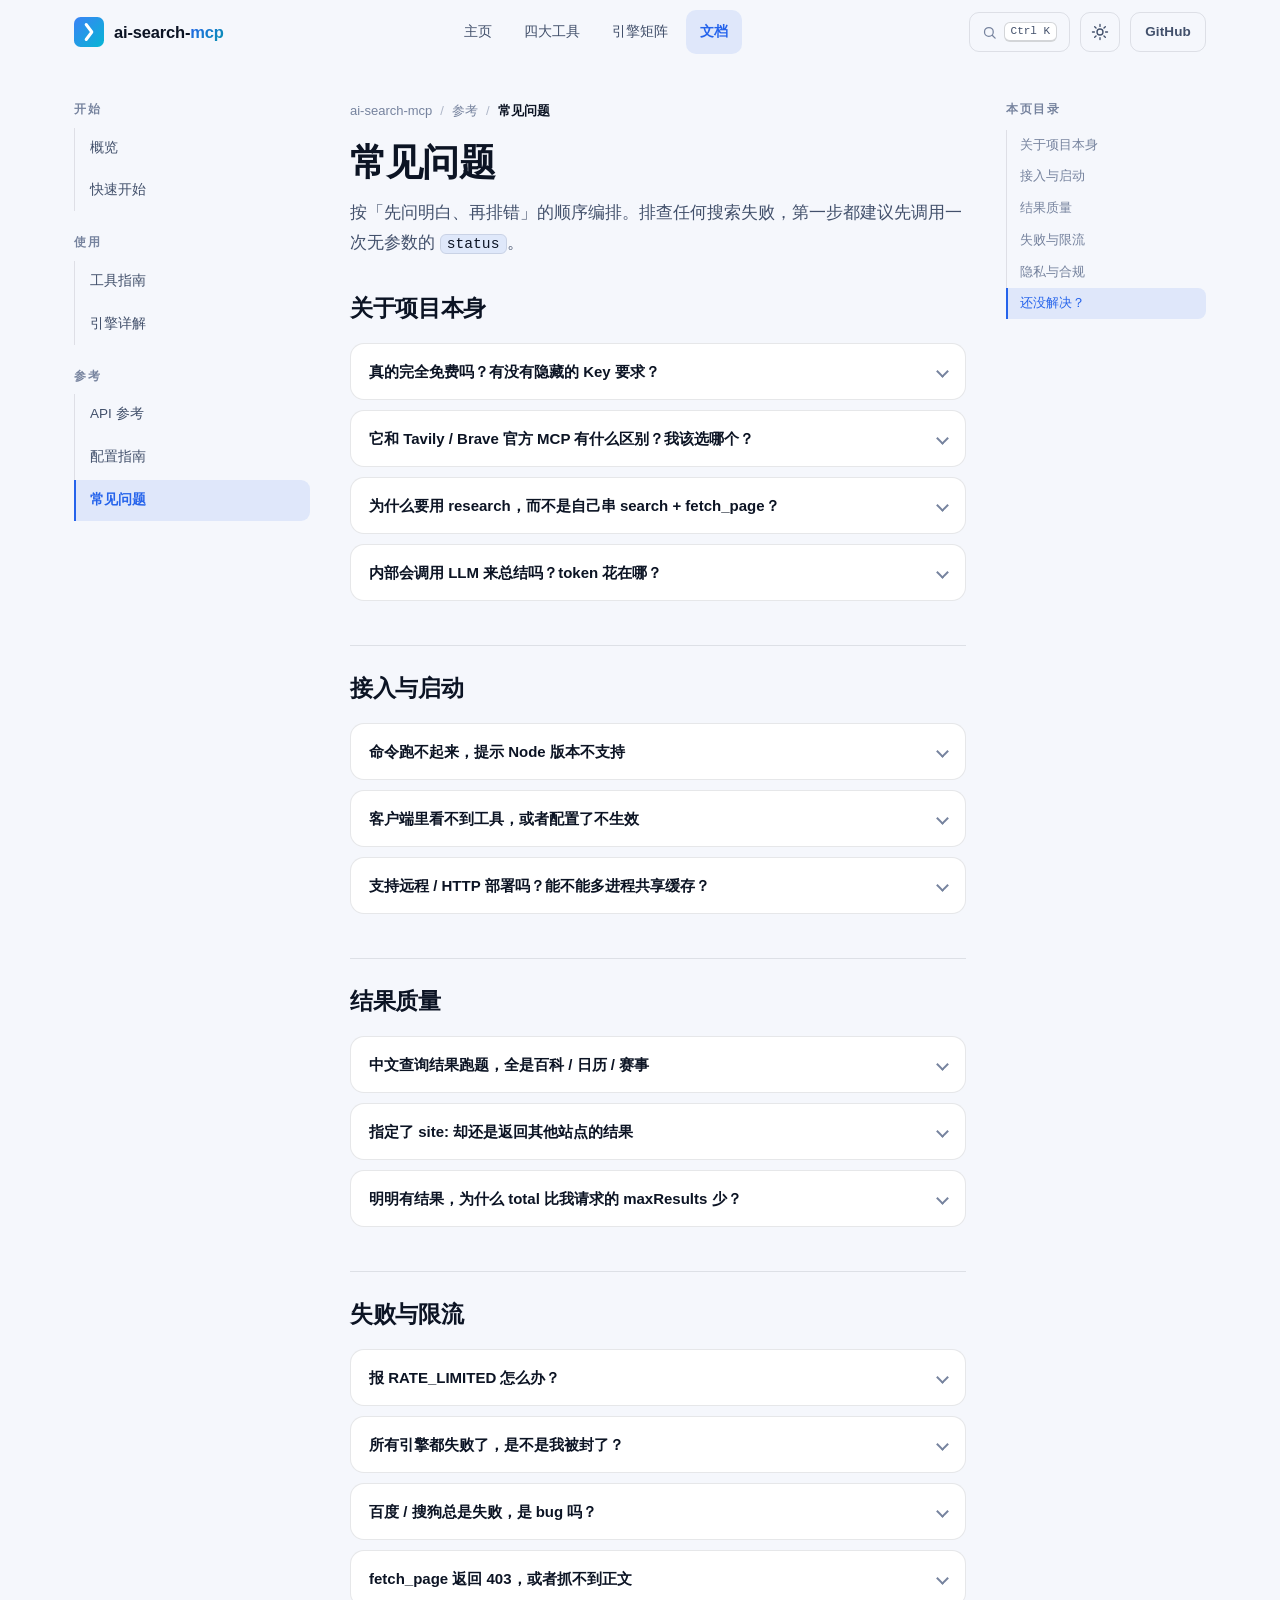
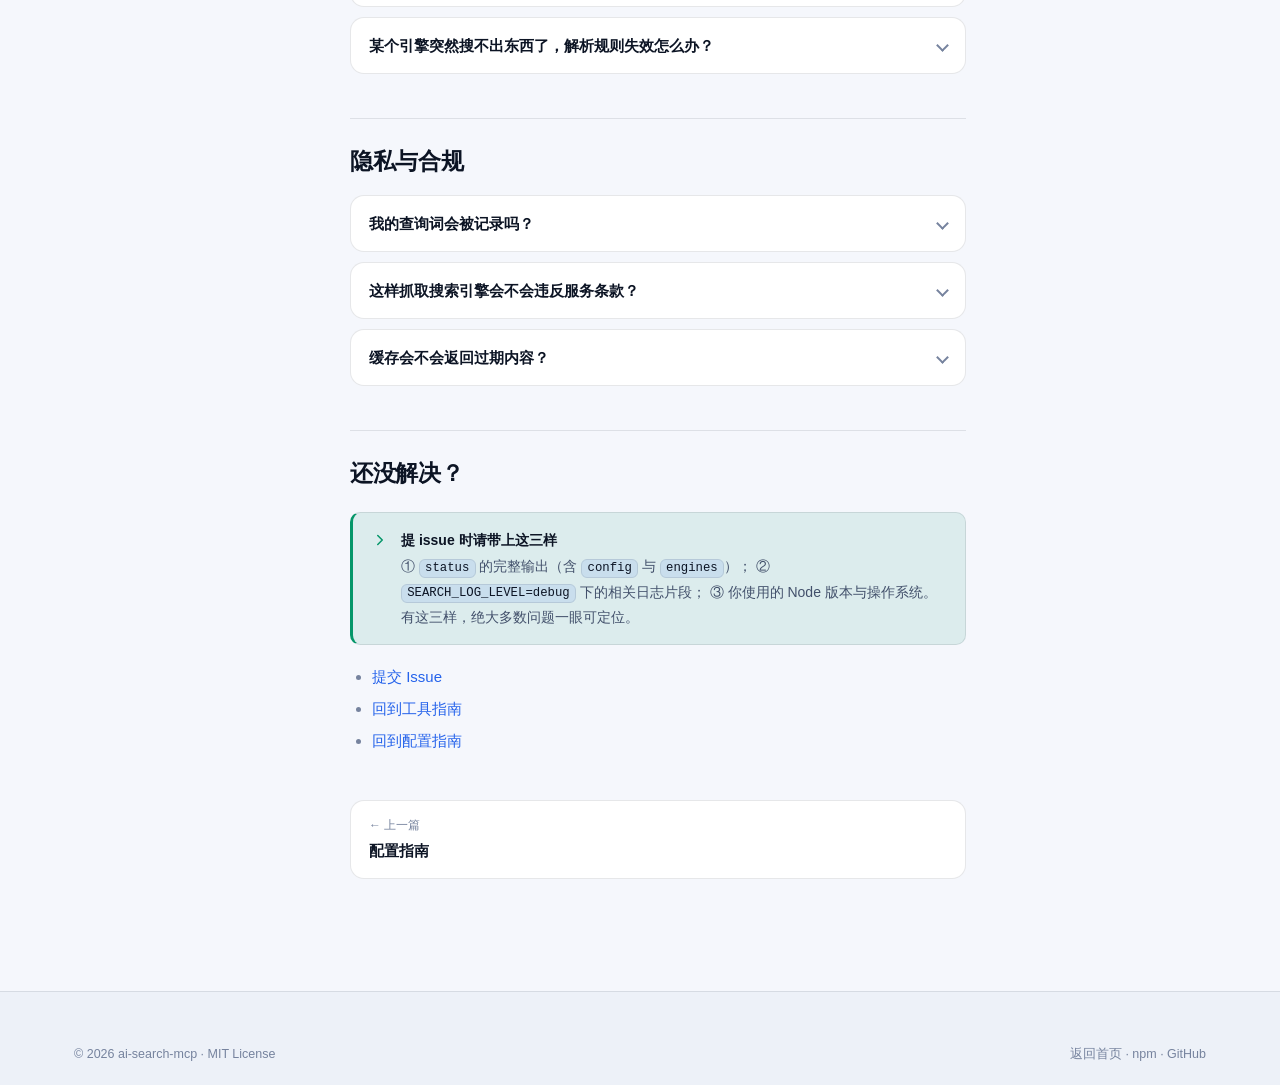
<file: docs/faq.html>
<!DOCTYPE html>
<html lang="zh-CN" data-theme="dark">
<head>
<meta charset="UTF-8">
<meta name="viewport" content="width=device-width, initial-scale=1.0, viewport-fit=cover">
<title>常见问题 — ai-search-mcp 文档</title>
<meta name="description" content="ai-search-mcp 常见问题：免费吗、接入报错、结果跑题、限流与 IP 受限、百度搜狗失败、403 抓取失败、隐私与合规、远程部署。">
<meta name="theme-color" content="#060912">
<link rel="icon" href="data:image/svg+xml,%3Csvg xmlns='http://www.w3.org/2000/svg' viewBox='0 0 32 32'%3E%3Crect width='32' height='32' rx='7' fill='%232563EB'/%3E%3Cpath d='M13 8l6 8-6 8' stroke='white' stroke-width='3.2' fill='none' stroke-linecap='round' stroke-linejoin='round'/%3E%3C/svg%3E">
<link rel="stylesheet" href="../css/style.css">
<script>(function(){try{var t=localStorage.getItem("aisearch-theme");if(t!=="light"&&t!=="dark"){t=window.matchMedia&&window.matchMedia("(prefers-color-scheme: light)").matches?"light":"dark";}document.documentElement.setAttribute("data-theme",t);}catch(e){}document.documentElement.classList.add("js");})();</script>
</head>
<body data-page="faq" data-title="常见问题">

<a class="skip-link" href="#main">跳到主要内容</a>

<header class="site-header" id="site-header">
  <nav class="nav container" aria-label="主导航">
    <a href="../index.html" class="brand">
      <svg class="brand-logo" viewBox="0 0 32 32" width="30" height="30" aria-hidden="true">
        <defs><linearGradient id="lgd" x1="0" y1="0" x2="1" y2="1"><stop offset="0" stop-color="#3b82f6"/><stop offset="1" stop-color="#06b6d4"/></linearGradient></defs>
        <rect width="32" height="32" rx="7" fill="url(#lgd)"/>
        <path d="M13 8l6 8-6 8" stroke="#fff" stroke-width="3.2" fill="none" stroke-linecap="round" stroke-linejoin="round"/>
      </svg>
      <span class="brand-text">ai-search-<em>mcp</em></span>
    </a>
    <button class="nav-toggle" id="nav-toggle" type="button" aria-label="打开菜单" aria-expanded="false"><span></span><span></span><span></span></button>
    <ul class="nav-links" id="nav-links">
      <li><a href="../index.html" class="nav-link">主页</a></li>
      <li><a href="../index.html#tools" class="nav-link">四大工具</a></li>
      <li><a href="../index.html#engines" class="nav-link">引擎矩阵</a></li>
      <li><a href="./index.html" class="nav-link is-active">文档</a></li>
    </ul>
    <div class="nav-actions">
      <button class="theme-toggle" id="theme-toggle" type="button" aria-label="切换主题">
        <svg class="icon-sun" viewBox="0 0 24 24" width="18" height="18" aria-hidden="true"><circle cx="12" cy="12" r="4" fill="none" stroke="currentColor" stroke-width="1.8"/><path d="M12 2v2.5M12 19.5V22M4.9 4.9l1.8 1.8M17.3 17.3l1.8 1.8M2 12h2.5M19.5 12H22M4.9 19.1l1.8-1.8M17.3 6.7l1.8-1.8" stroke="currentColor" stroke-width="1.8" stroke-linecap="round"/></svg>
        <svg class="icon-moon" viewBox="0 0 24 24" width="18" height="18" aria-hidden="true"><path d="M21 12.8A9 9 0 1 1 11.2 3a7 7 0 0 0 9.8 9.8z" fill="none" stroke="currentColor" stroke-width="1.8" stroke-linejoin="round"/></svg>
      </button>
      <a class="btn btn-ghost btn-sm" href="https://github.com/zhulingyu666/ai-search-mcp" target="_blank" rel="noopener">GitHub</a>
    </div>
  </nav>
</header>

<main id="main">
<div class="docs-layout container">
  <aside class="docs-sidebar" id="docs-sidebar"></aside>

  <div class="docs-main">
    <nav class="docs-breadcrumb" id="docs-breadcrumb" aria-label="面包屑"></nav>

    <h1 class="docs-title">常见问题</h1>
    <p class="docs-lede">
      按「先问明白、再排错」的顺序编排。排查任何搜索失败，第一步都建议先调用一次无参数的 <code>status</code>。
    </p>

    <article class="prose">

      <h2>关于项目本身</h2>

      <div class="accordion">
        <details class="acc-item">
          <summary>真的完全免费吗？有没有隐藏的 Key 要求？</summary>
          <div class="acc-body">
            <p>
              是。默认配置下使用 7 个免费引擎（DuckDuckGo / Bing / 百度 / 搜狗 / 360 / Google / Yandex），
              <strong>不需要任何 API Key</strong>，<code>npx -y ai-search-mcp</code> 装完就能用。
            </p>
            <p>
              只有当你主动选择 <code>brave</code> 或 <code>tavily</code> 时才需要对应的 Key。
              如果配了这两个引擎却没给 Key，启动时会打印一条警告并把它们跳过，由免费引擎继续兜底 —— 不会导致启动失败。
            </p>
          </div>
        </details>

        <details class="acc-item">
          <summary>它和 Tavily / Brave 官方 MCP 有什么区别？我该选哪个？</summary>
          <div class="acc-body">
            <p>不是替代关系，可以组合使用：</p>
            <ul>
              <li><strong>它们</strong>：官方 API，检索质量高、稳定，按量付费。</li>
              <li><strong>本项目</strong>：免费 HTML 解析为主，覆盖 7 个引擎并自动故障转移，同时<strong>也能接入它们的 API</strong>。</li>
            </ul>
            <p>
              实践建议是把付费引擎放在链首、免费引擎放在后面兜底：
              <code>SEARCH_ENGINE=brave,tavily,bing</code>。这样额度用尽或对方服务抖动时，仍然能拿到结果。
            </p>
          </div>
        </details>

        <details class="acc-item">
          <summary>为什么要用 research，而不是自己串 search + fetch_page？</summary>
          <div class="acc-body">
            <p>三个实际差别：</p>
            <ul>
              <li><strong>往返次数</strong>：自己串至少要 2 轮（搜索、再逐页抓取），<code>research</code> 只要 1 次调用。</li>
              <li><strong>选页质量</strong>：<code>research</code> 按域名多样性轮转选页，避免「前三条全是同一个站」，也避免某个站 403 拖垮整份简报。</li>
              <li><strong>失败隔离</strong>：多页并行抓取，单页失败只记 <code>{ url, error }</code>，其余页面照常返回。</li>
            </ul>
          </div>
        </details>

        <details class="acc-item">
          <summary>内部会调用 LLM 来总结吗？token 花在哪？</summary>
          <div class="acc-body">
            <p>
              不会。MCP 层只负责取证据（结构化结果、页面正文、证据简报），
              <strong>总结与推理完全由宿主模型完成</strong>。因此服务器零外部 LLM 依赖、厂商无关，你也能精确控制 token 消耗。
            </p>
            <p>
              想更省 token 就保持 <code>extractMode: "summary"</code>（默认），它返回的是去噪后的正文要点而非整页 Markdown；
              并用 <code>maxPageLength</code> / <code>FETCH_MAX_LENGTH</code> 限制单页长度。
            </p>
          </div>
        </details>
      </div>

      <h2>接入与启动</h2>

      <div class="accordion">
        <details class="acc-item">
          <summary>命令跑不起来，提示 Node 版本不支持</summary>
          <div class="acc-body">
            <p>项目要求 Node.js ≥ 18（依赖内置的 fetch 与 test runner）。用 <code>node -v</code> 确认版本；版本过低时升级 Node，或用 nvm / n 切换。</p>
            <p>如果是 <code>npx</code> 报错，可以先清理缓存再试：</p>
            <div class="code-block" data-lang="bash">
<pre><code>node -v
npx clear-npx-cache
npx -y ai-search-mcp</code></pre>
            </div>
          </div>
        </details>

        <details class="acc-item">
          <summary>客户端里看不到工具，或者配置了不生效</summary>
          <div class="acc-body">
            <p>按顺序排查：</p>
            <ol>
              <li>改完配置后<strong>必须完全重启客户端</strong>（不是刷新窗口）。</li>
              <li>确认 JSON 语法正确 —— 多余逗号、中文引号都会让整个配置文件失效。</li>
              <li>确认是在现有 <code>mcpServers</code> 对象里<strong>新增</strong>一项，而不是覆盖整个文件。</li>
              <li>先在终端手动执行一次配置里的 <code>command</code> + <code>args</code>，排除路径问题。</li>
              <li>把日志级别调到 <code>debug</code>，看 stderr 里有没有 <code>ready</code> 那一行。</li>
            </ol>
            <p>从源码运行时要写 <code>index.js</code> 的<strong>绝对路径</strong>，Windows 下正斜杠与双反斜杠都可以。</p>
          </div>
        </details>

        <details class="acc-item">
          <summary>支持远程 / HTTP 部署吗？能不能多进程共享缓存？</summary>
          <div class="acc-body">
            <p>
              当前传输方式是 <strong>stdio</strong>，设计上由客户端在本机拉起进程。要暴露成远程服务，需要自行加一层
              SSE 或 Streamable HTTP transport。
            </p>
            <p>
              缓存目前有内存与文件两种后端。文件后端（<code>SEARCH_CACHE_FILE</code>）
              <strong>仅限单进程使用</strong> —— 多进程同时写入会互相覆盖，Redis 后端尚未实现。
            </p>
          </div>
        </details>
      </div>

      <h2>结果质量</h2>

      <div class="accordion">
        <details class="acc-item">
          <summary>中文查询结果跑题，全是百科 / 日历 / 赛事</summary>
          <div class="acc-body">
            <p>
              这通常发生在查询里带「20xx 年」时 —— Bing 等引擎的 CJK 分词较弱，会把年份当成搜索主题。
            </p>
            <p>服务器已内置处理：查询同时含中文与「20xx 年」时，自动去掉年份词并补偿 <code>freshness=year</code>。可以通过返回字段确认它是否生效：</p>
            <div class="code-block" data-lang="json">
<pre><code>{
  "queryRewritten": "大模型 最新进展",
  "queryYear": 2026,
  "freshnessAutoInferred": true,
  "freshnessApplied": true
}</code></pre>
            </div>
            <p>
              如果结果仍不理想，说明问题不是年份而是关键词本身。可以试试：显式传 <code>timeRange</code>、
              用更具体的名词、或加 <code>includeDomains</code> 限定来源。
            </p>
          </div>
        </details>

        <details class="acc-item">
          <summary>指定了 site: 却还是返回其他站点的结果</summary>
          <div class="acc-body">
            <p>
              域名限定分两层执行。第一层是把 <code>site:</code> / <code>-site:</code> 操作符拼进查询交给引擎；
              第二层是在结果返回前做<strong>客户端侧兜底过滤</strong>，按域名精确匹配或子域匹配校验。
            </p>
            <p>
              如果第二层起了作用，返回里会有 <code>"filtered": true</code>。
              如果结果为空，说明该引擎在当前查询下确实没返回匹配域名 —— 换个引擎链（例如显式指定 <code>SEARCH_ENGINE=google,bing</code>）会更有效，
              因为部分引擎（尤其是 Bing 处理中文查询）并不可靠地执行 <code>site:</code> 操作符。
            </p>
          </div>
        </details>

        <details class="acc-item">
          <summary>明明有结果，为什么 total 比我请求的 maxResults 少？</summary>
          <div class="acc-body">
            <p>
              三个可能原因：引擎实际返回量少于请求量；URL 归一化去重合并了重复项（看 <code>deduped</code> 字段）；
              或者域名的包含 / 排除过滤剔除了部分结果（看 <code>filtered</code> 字段）。
            </p>
          </div>
        </details>
      </div>

      <h2>失败与限流</h2>

      <div class="accordion">
        <details class="acc-item">
          <summary>报 RATE_LIMITED 怎么办？</summary>
          <div class="acc-body">
            <p><code>RATE_LIMITED</code> 表示目标引擎主动限流。有两条应对路径：</p>
            <ul>
              <li><strong>交给引擎链</strong>：限流属于可重试错误，链会自动尝试下一个引擎，通常你拿到的是最终成功的结果。若返回里 <code>engineSwitched</code> 为 <code>true</code>，说明已经发生过转移。</li>
              <li><strong>主动降频</strong>：调低 <code>SEARCH_RATE_PER_MINUTE</code>（默认 8），并拉大 <code>SEARCH_MIN_DELAY_MS</code> / <code>SEARCH_MAX_DELAY_MS</code>。</li>
            </ul>
            <p>错误响应里还会给出 <code>suggestedEngine</code> 与 <code>retryAfter</code>，可直接据此决定等待时长。</p>
          </div>
        </details>

        <details class="acc-item">
          <summary>所有引擎都失败了，是不是我被封了？</summary>
          <div class="acc-body">
            <p>先调用 <code>status</code> 看引擎状态：</p>
            <ul>
              <li>如果绝大多数是 <code>cooling</code>，并带有明确的 <code>cooldownUntil</code> —— 大概率是网络出口受限或 IP 被临时限制。此时立即重试没有意义，应当等冷却窗口过去，或换网络出口 / 配置代理。</li>
              <li>如果是 <code>degraded</code> 或混合失败码（验证码、302、解析失败）—— 属于目标站反爬加强，换引擎链更有效。</li>
              <li>如果 <code>config.engine</code> 显示的是一个拼错的引擎名，那是配置问题，不是网络问题。</li>
            </ul>
            <p>
              错误响应里本身就带 <code>engineStatus</code> 快照与逐引擎归因摘要，可以直接读它判断属于哪一类。
            </p>
          </div>
        </details>

        <details class="acc-item">
          <summary>百度 / 搜狗总是失败，是 bug 吗？</summary>
          <div class="acc-body">
            <p>不是 bug，是这两个引擎对网络环境非常敏感：</p>
            <ul>
              <li><strong>百度</strong>：数据中心 / 海外 IP 下，即使带了首页播种的 <code>BAIDUID</code> Cookie，仍可能被强制跳到图形验证码（<code>wappass</code>）。</li>
              <li><strong>搜狗</strong>：依赖 JS 生成的 <code>SNUID</code> 会话，纯 HTTP 客户端拿不到，会被 302 拦回（<code>antispider</code>）。</li>
            </ul>
            <p>
              所以它们被排在 CN 链的靠后位置，失败后会自动转移到 Bing 或 360 搜索。
              如果你在<strong>大陆住宅 IP</strong> 且两者可达，设置 <code>SEARCH_LANG_ROUTING=1</code> 会把中文查询优先交给原生中文引擎。
            </p>
            <p>
              另外提醒：本项目<strong>不做</strong>验证码绕过、UA 轮换或代理池对抗 —— 这是合规红线。被拦截时的正确做法是降频或换引擎。
            </p>
          </div>
        </details>

        <details class="acc-item">
          <summary>fetch_page 返回 403，或者抓不到正文</summary>
          <div class="acc-body">
            <p>常见于百度百科与部分国内门户，它们会拒绝脚本抓取。可以尝试：</p>
            <ul>
              <li>换一个来源域名 —— 用 <code>research</code> 时这是自动发生的（域名多样性选页），单个站 403 不会影响其他页。</li>
              <li>改用 <code>extractMode: "full"</code> 看看是否只是正文抽取失败。</li>
              <li>确认目标页确实有可读正文（纯 JS 渲染的单页应用通常拿不到内容）。</li>
            </ul>
            <p>失败会以结构化错误返回（<code>FETCH_ERROR</code>），在 <code>research</code> 里则体现为该页的 <code>error</code> 字段。</p>
          </div>
        </details>

        <details class="acc-item">
          <summary>某个引擎突然搜不出东西了，解析规则失效怎么办？</summary>
          <div class="acc-body">
            <p>
              这正是解析规则外置机制要解决的问题 —— 不需要等新版本发布。所有引擎的 SERP 解析规则都在
              <code>src/selectors/*.json</code>，支持三级覆盖：
            </p>
            <ol>
              <li>内置规则（随包分发）</li>
              <li>本地文件：<code>SEARCH_SELECTOR_FILE=/path/selectors.json</code></li>
              <li>远程 URL：<code>SEARCH_SELECTOR_OVERRIDE_URL=&lt;gist&gt;</code>（启动时拉取，优先级最高）</li>
            </ol>
            <p>
              覆盖文件按引擎 key 合并，未提到的引擎保持内置规则。加载失败<strong>永远不会阻塞启动</strong>，
              只会回退上一级并打一条 warn 日志。字段格式见<a href="./config.html">配置指南</a>。
            </p>
          </div>
        </details>
      </div>

      <h2>隐私与合规</h2>

      <div class="accordion">
        <details class="acc-item">
          <summary>我的查询词会被记录吗？</summary>
          <div class="acc-body">
            <p>
              服务器本身没有遥测，不会把数据发往任何第三方 —— 日志只写到本进程的 stderr，
              内容由 <code>SEARCH_LOG_LEVEL</code> 控制。
            </p>
            <p>
              如果连本地日志也不想留查询词，设置 <code>SEARCH_LOG_QUERY=0</code>，查询词会在日志中被打码。
            </p>
            <p>
              需要说明的是：查询本身会发送给所选搜索引擎（这是搜索的固有行为），
              因此上游引擎的隐私政策仍然适用。
            </p>
          </div>
        </details>

        <details class="acc-item">
          <summary>这样抓取搜索引擎会不会违反服务条款？</summary>
          <div class="acc-body">
            <p>
              项目的定位是<strong>礼貌爬虫 + 合规优先</strong>。内置机制包括：按引擎限频（默认 8 次/分）、
              请求之间插入随机延迟、遵循目标站点的 <code>robots.txt</code>，并且<strong>只返回搜索摘要与链接，不转载全文内容</strong>。
            </p>
            <p>
              明确不做的：验证码绕过、UA 伪造轮换、代理池轮换等反反爬对抗。
              被 403 或验证码拦截时应降频或换引擎，而不是绕过。
            </p>
            <p>
              本项目是独立开源项目，与 DuckDuckGo、Bing/Microsoft、Google、Yandex、Brave、Tavily、百度、搜狗、360
              均无关联、背书或赞助关系。百度与搜狗基于公开 HTML 解析，若其页面结构变更可能导致解析失效。
            </p>
          </div>
        </details>

        <details class="acc-item">
          <summary>缓存会不会返回过期内容？</summary>
          <div class="acc-body">
            <p>
              默认 TTL 是 10 分钟，对搜索场景来说能显著减少重复请求。如果对时效极度敏感，把
              <code>SEARCH_CACHE_TTL</code> 调小，或设为 <code>0</code> 完全关闭缓存。
            </p>
            <p>
              缓存键包含引擎链、时效参数与域名限定，所以换配置不会误命中旧结果；
              <code>fetch_page</code> 的缓存键还额外包含 <code>extractMode</code>，<code>summary</code> 与 <code>full</code> 互不污染。
            </p>
          </div>
        </details>
      </div>

      <h2>还没解决？</h2>
      <div class="callout callout-tip">
        <svg viewBox="0 0 24 24" width="18" height="18" fill="none" stroke="currentColor" stroke-width="2" aria-hidden="true"><path d="M9 18l6-6-6-6" stroke-linecap="round" stroke-linejoin="round"/></svg>
        <div>
          <span class="callout-title">提 issue 时请带上这三样</span>
          ① <code>status</code> 的完整输出（含 <code>config</code> 与 <code>engines</code>）；
          ② <code>SEARCH_LOG_LEVEL=debug</code> 下的相关日志片段；
          ③ 你使用的 Node 版本与操作系统。有这三样，绝大多数问题一眼可定位。
        </div>
      </div>

      <ul>
        <li><a href="https://github.com/zhulingyu666/ai-search-mcp/issues" target="_blank" rel="noopener">提交 Issue</a></li>
        <li><a href="./guide.html">回到工具指南</a></li>
        <li><a href="./config.html">回到配置指南</a></li>
      </ul>

    </article>

    <nav class="docs-pager" id="docs-pager" aria-label="翻页"></nav>
  </div>

  <aside class="docs-toc">
    <p class="docs-toc-title">本页目录</p>
    <ul class="docs-toc-list" id="docs-toc-list"></ul>
  </aside>
</div>
</main>

<footer class="site-footer">
  <div class="container footer-bottom" style="border-top:0;padding-top:0">
    <span>© 2026 ai-search-mcp · MIT License</span>
    <span><a href="../index.html">返回首页</a> · <a href="https://www.npmjs.com/package/ai-search-mcp" target="_blank" rel="noopener">npm</a> · <a href="https://github.com/zhulingyu666/ai-search-mcp" target="_blank" rel="noopener">GitHub</a></span>
  </div>
</footer>

<button class="back-top" id="back-top" type="button" aria-label="回到顶部">
  <svg viewBox="0 0 24 24" width="20" height="20" fill="none" stroke="currentColor" stroke-width="2" aria-hidden="true"><path d="M12 19V5M6 11l6-6 6 6" stroke-linecap="round" stroke-linejoin="round"/></svg>
</button>

<div class="toast" id="toast" role="status" aria-live="polite">已复制到剪贴板</div>

<script src="./nav.js"></script>
<script src="../js/main.js"></script>
</body>
</html>
</file>
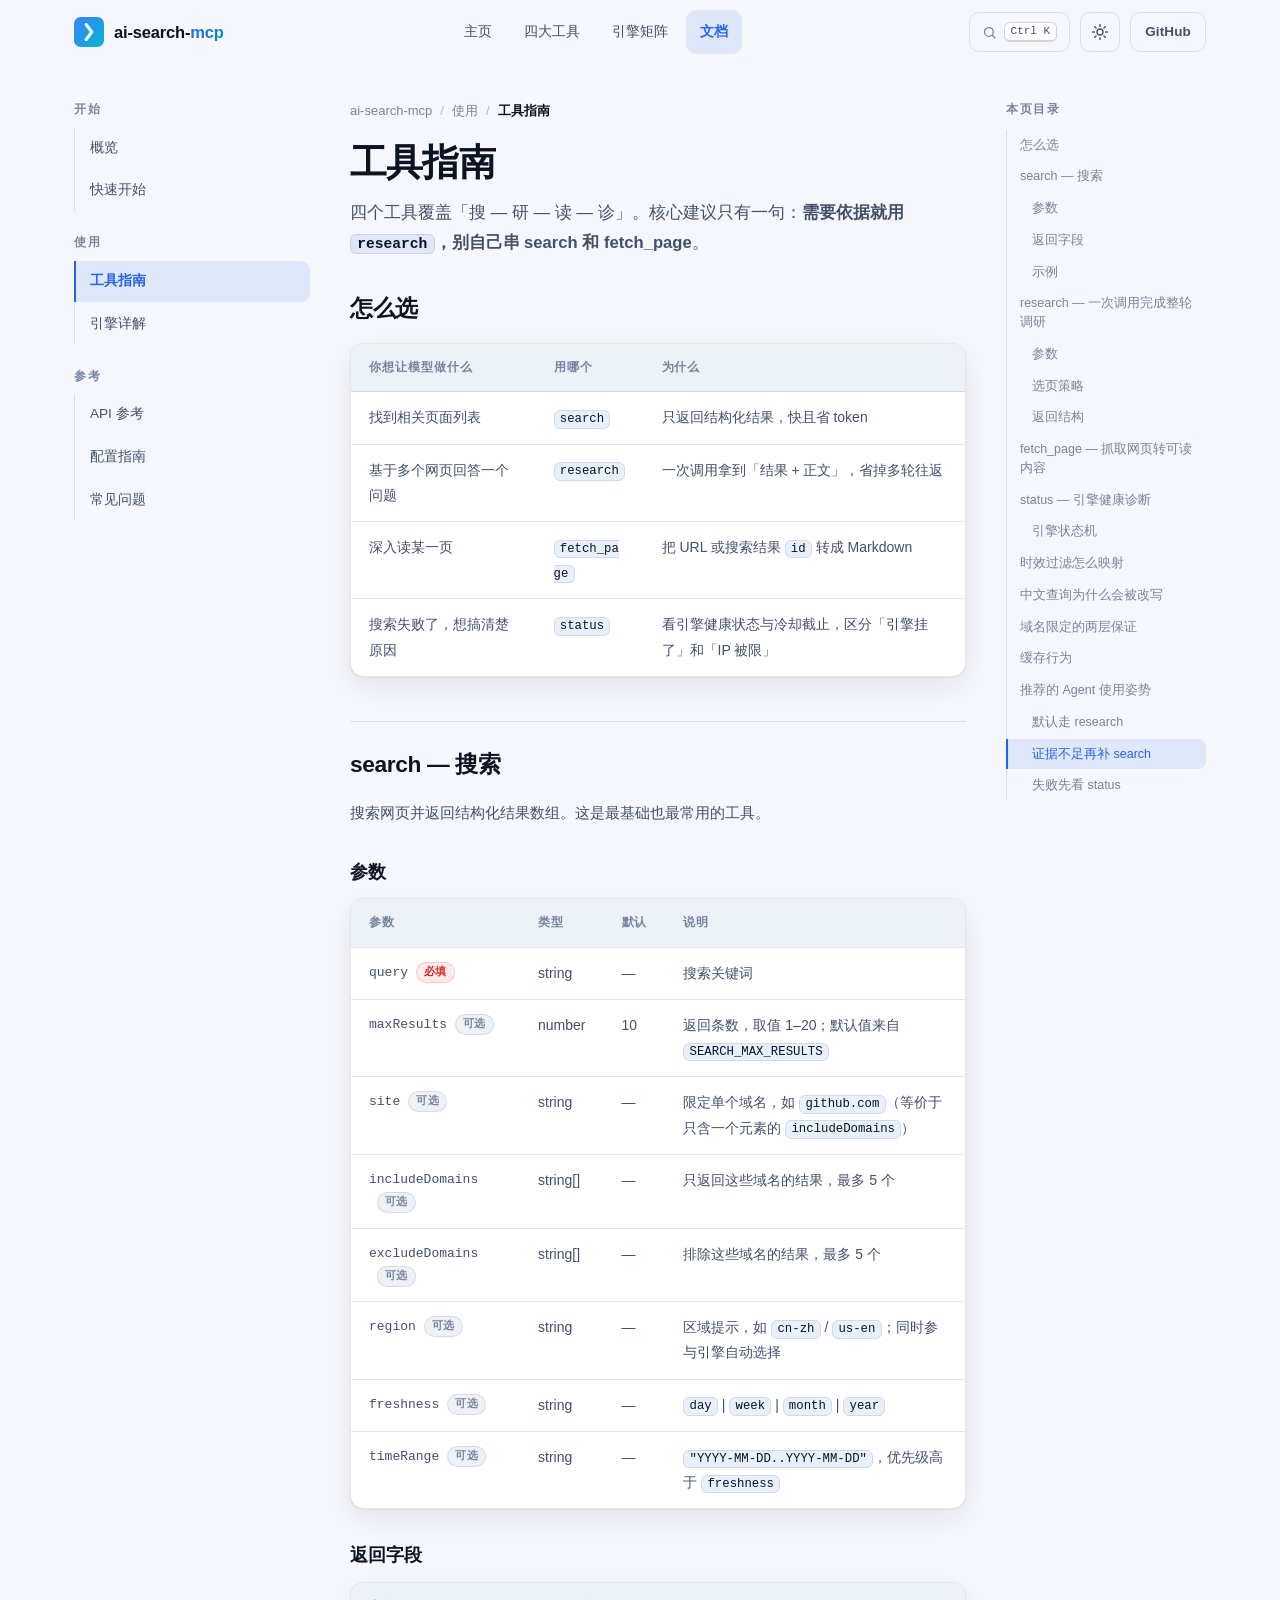
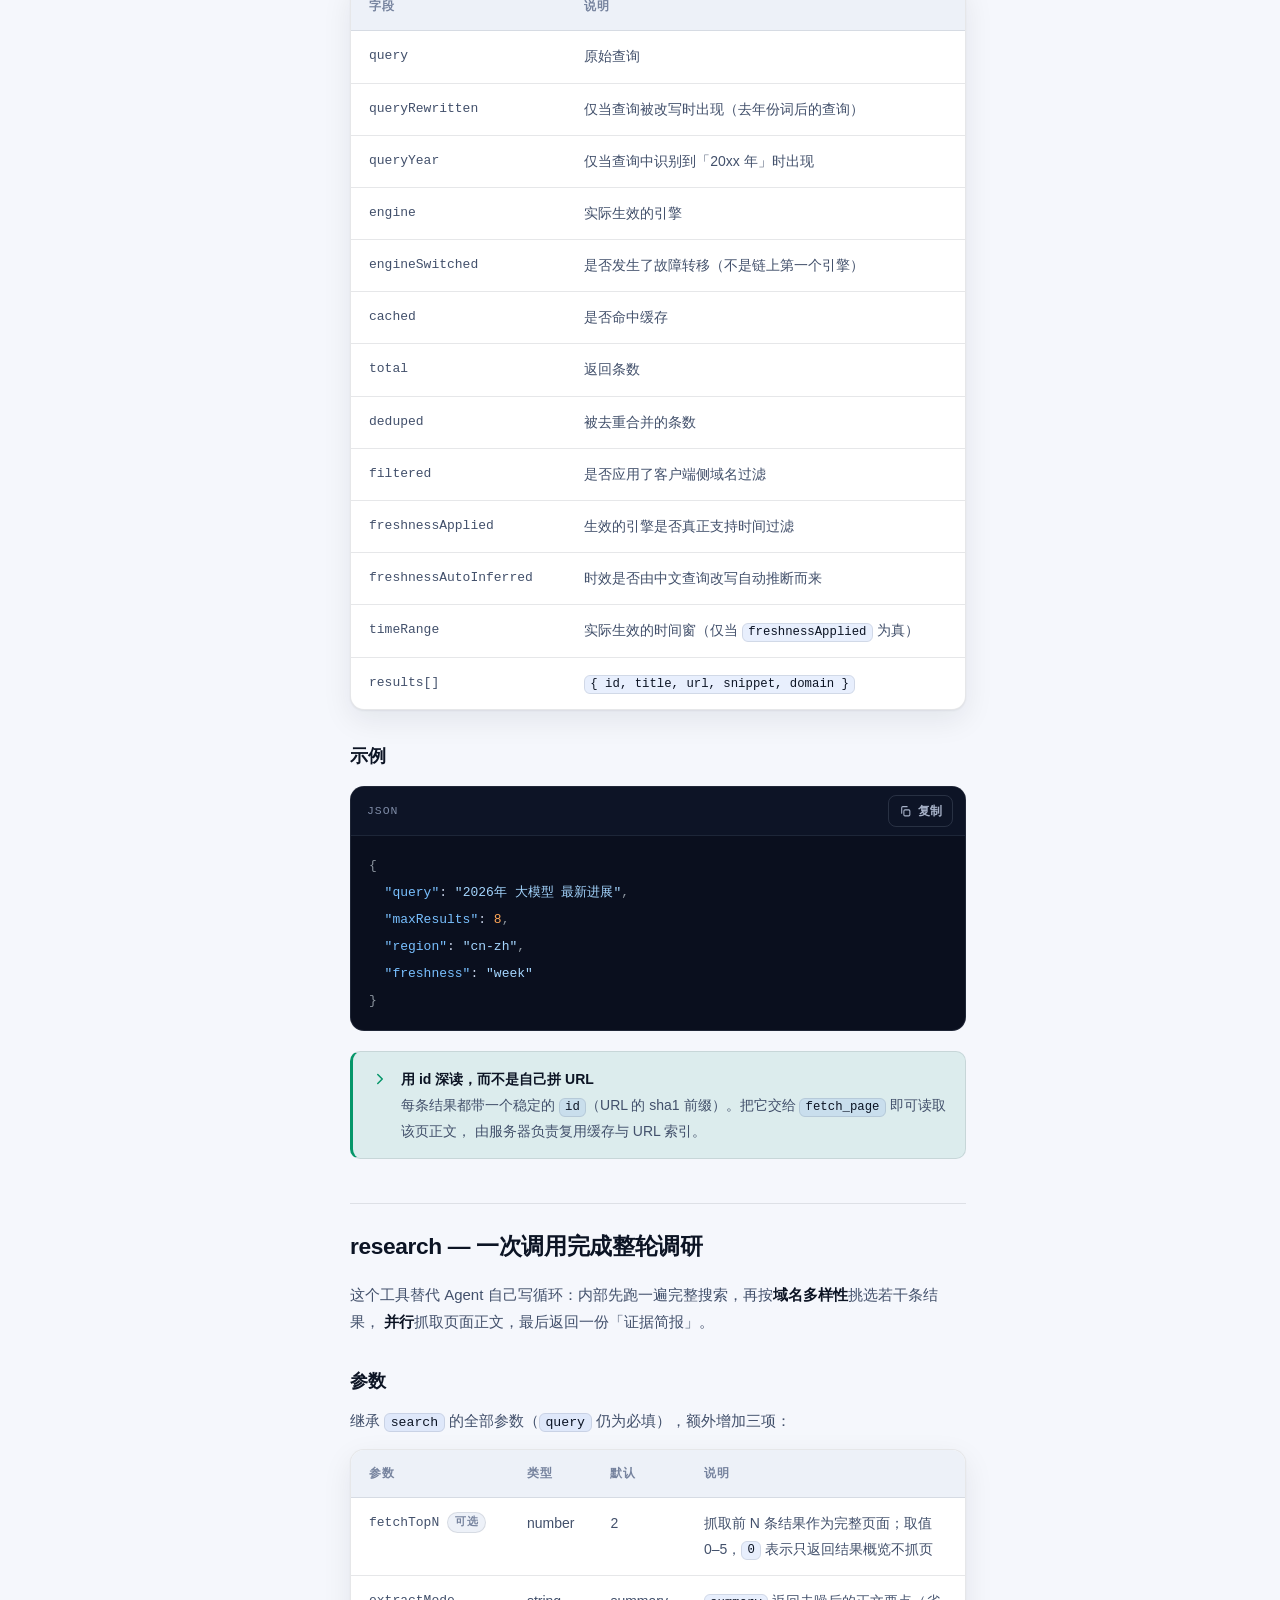
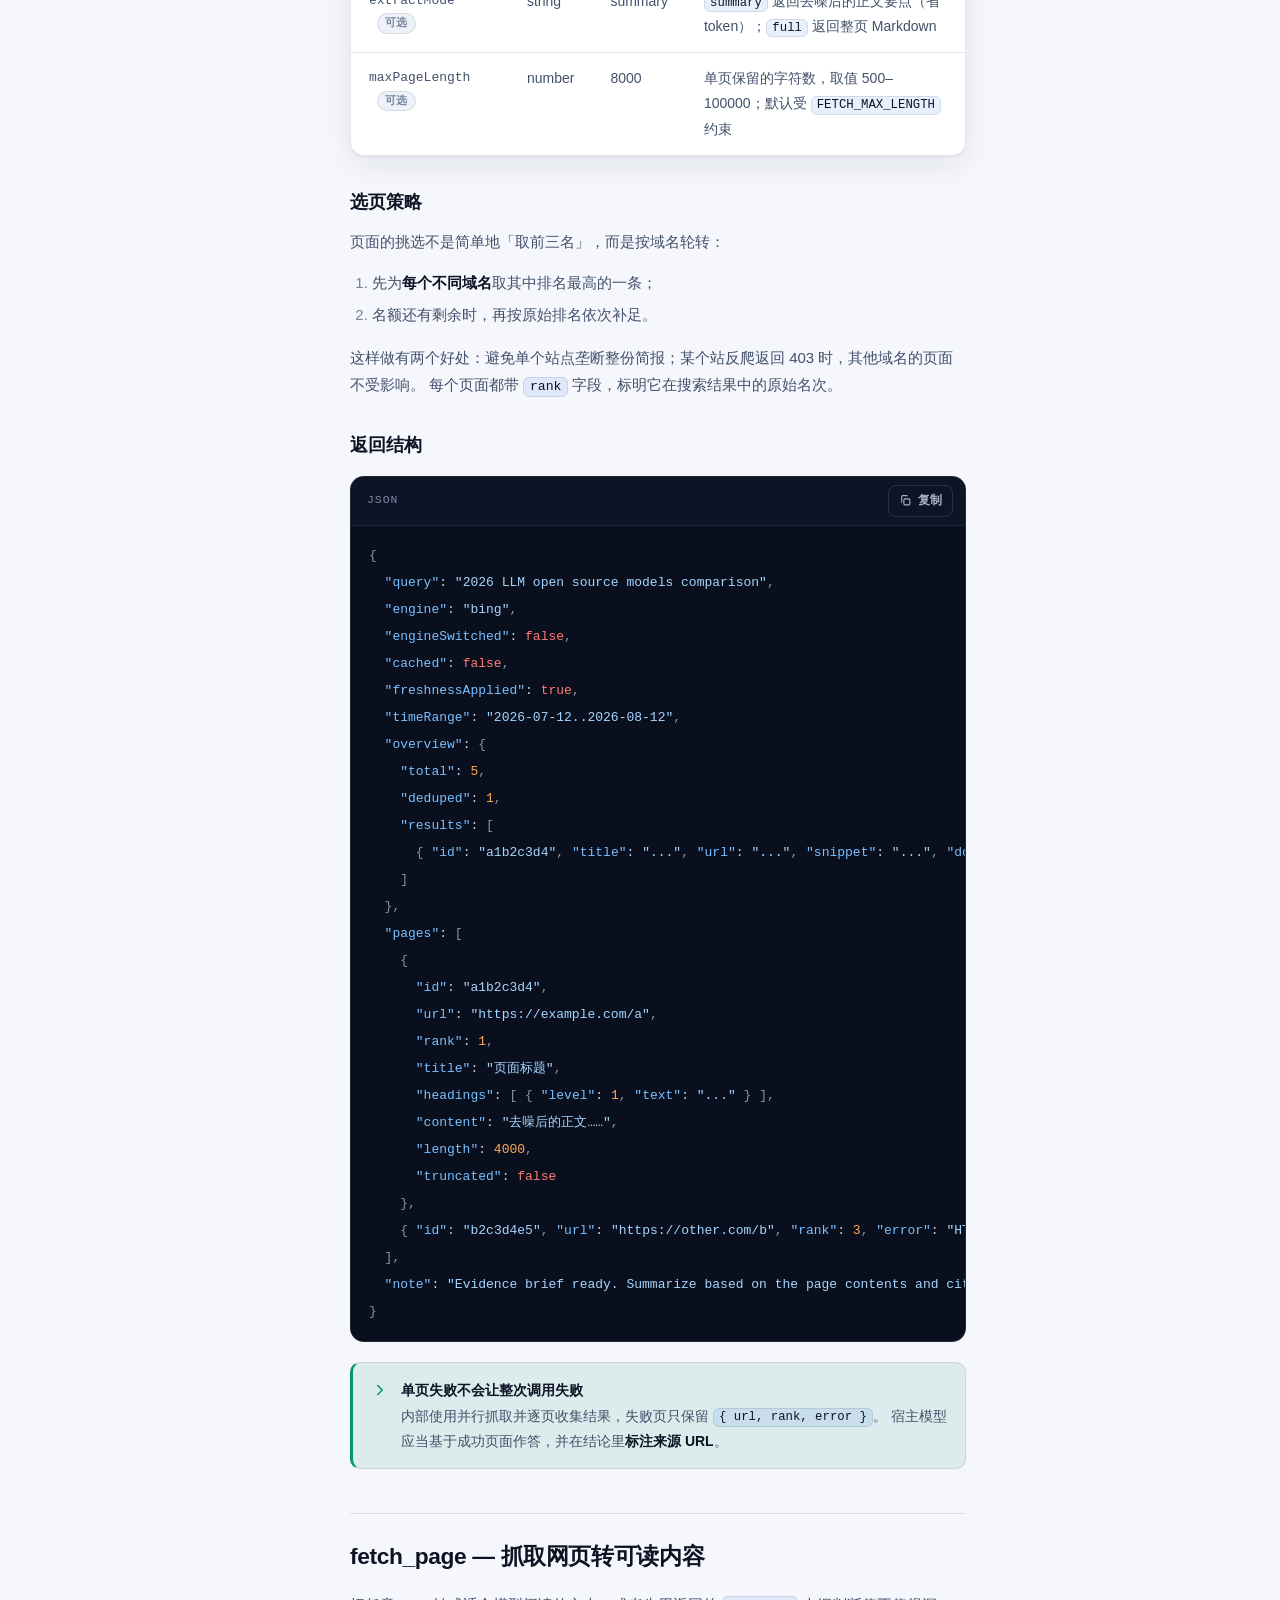
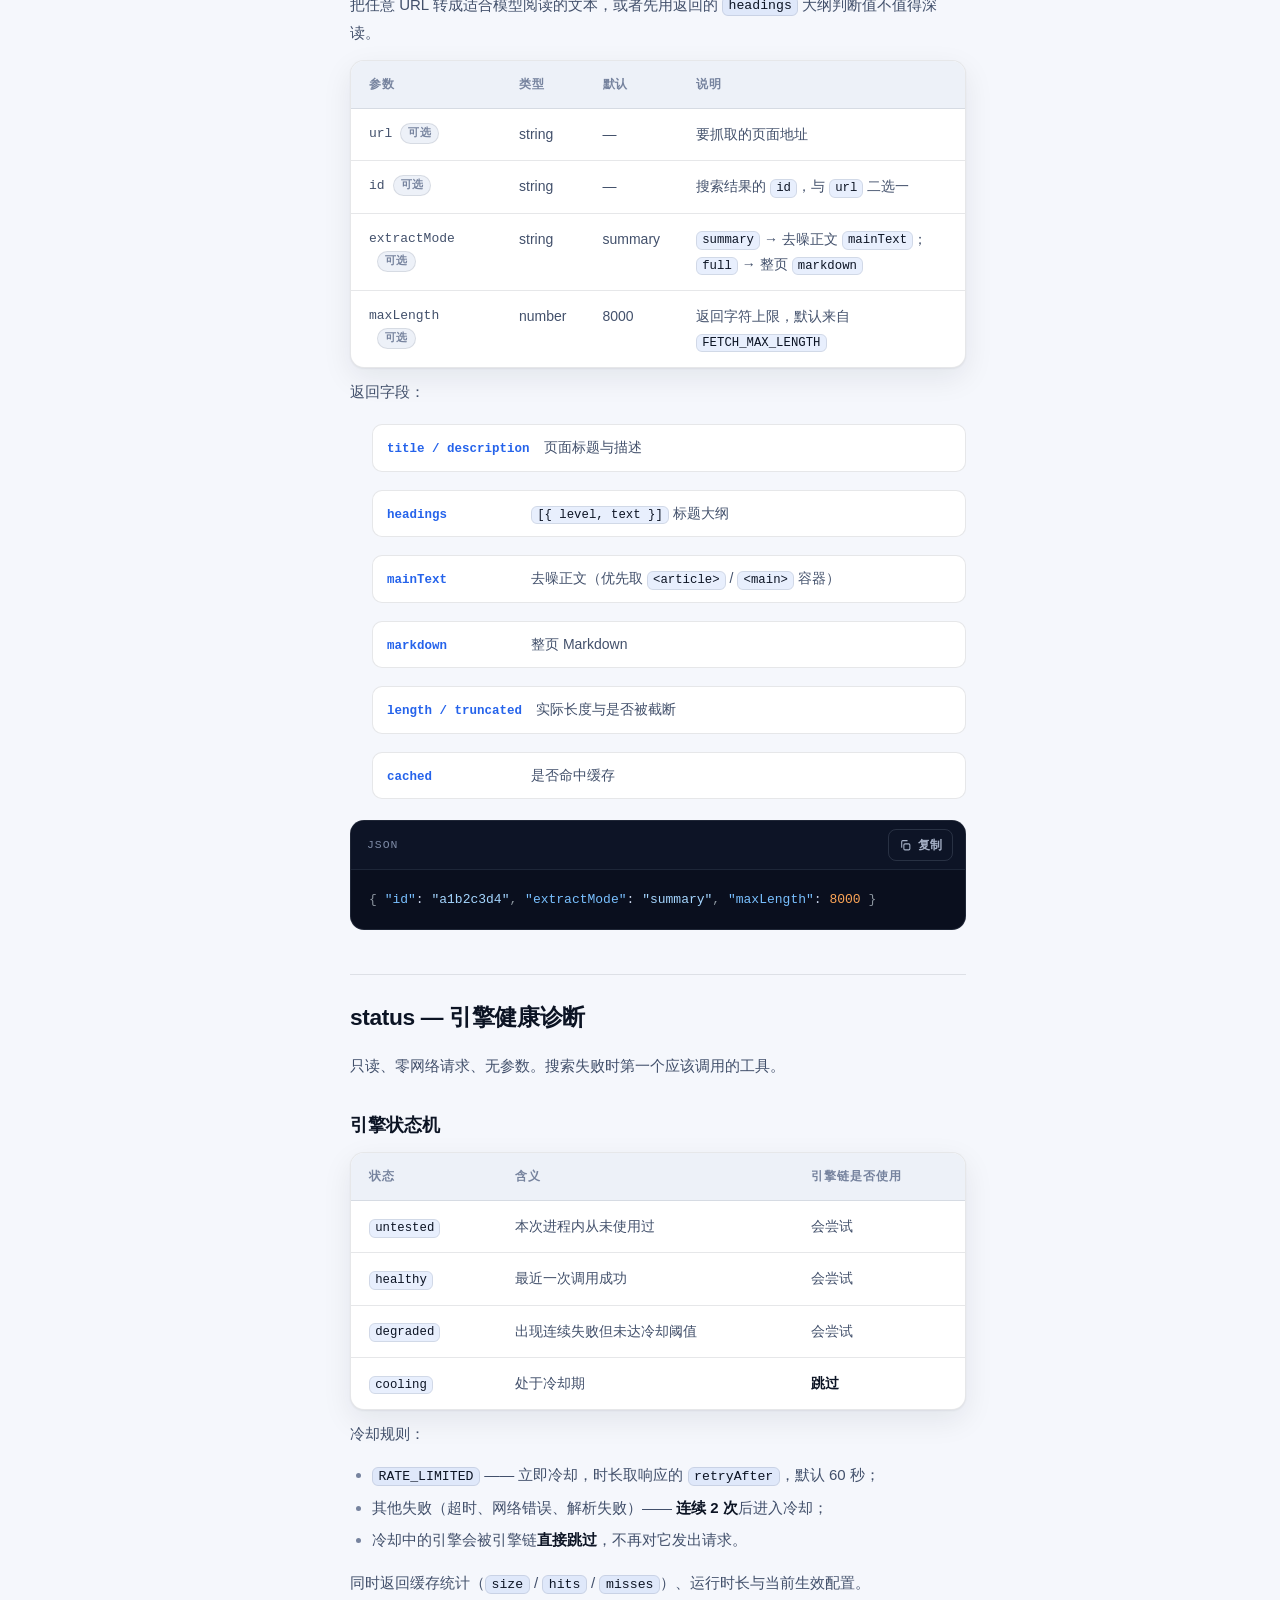
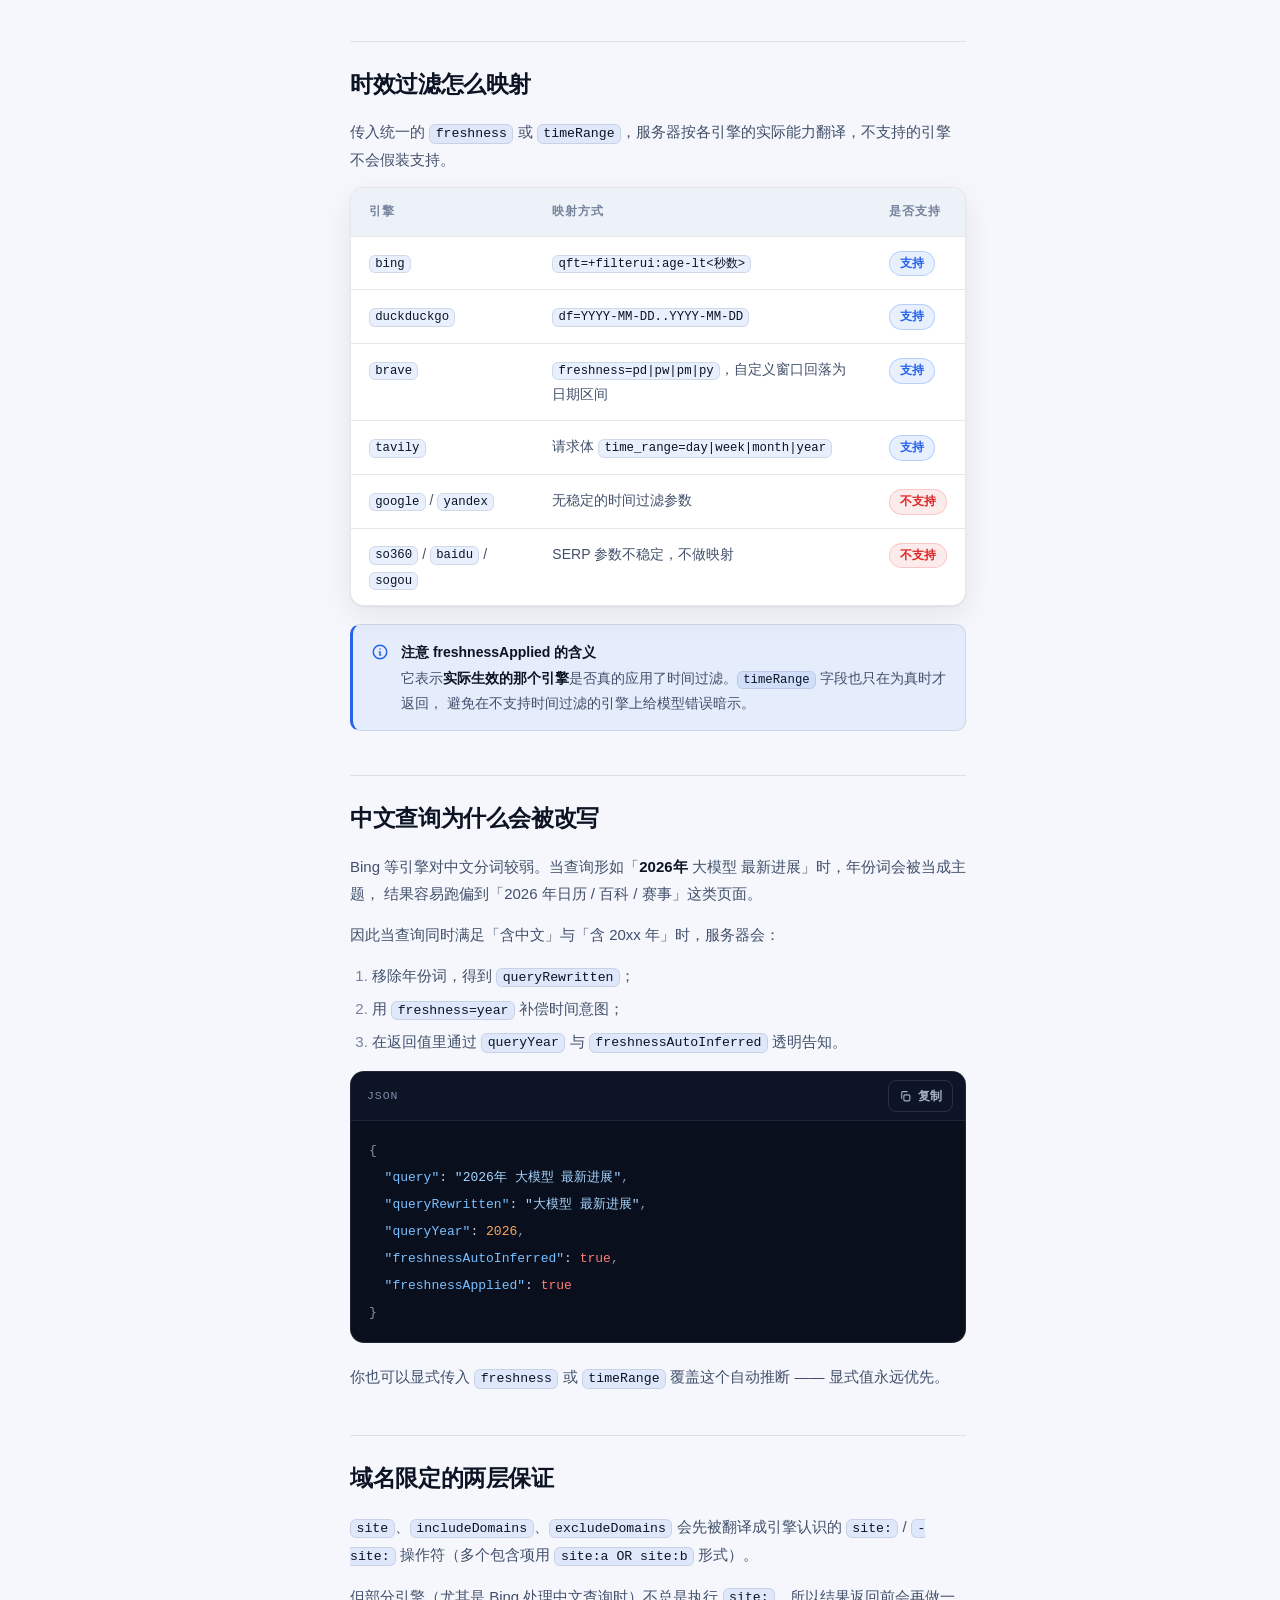
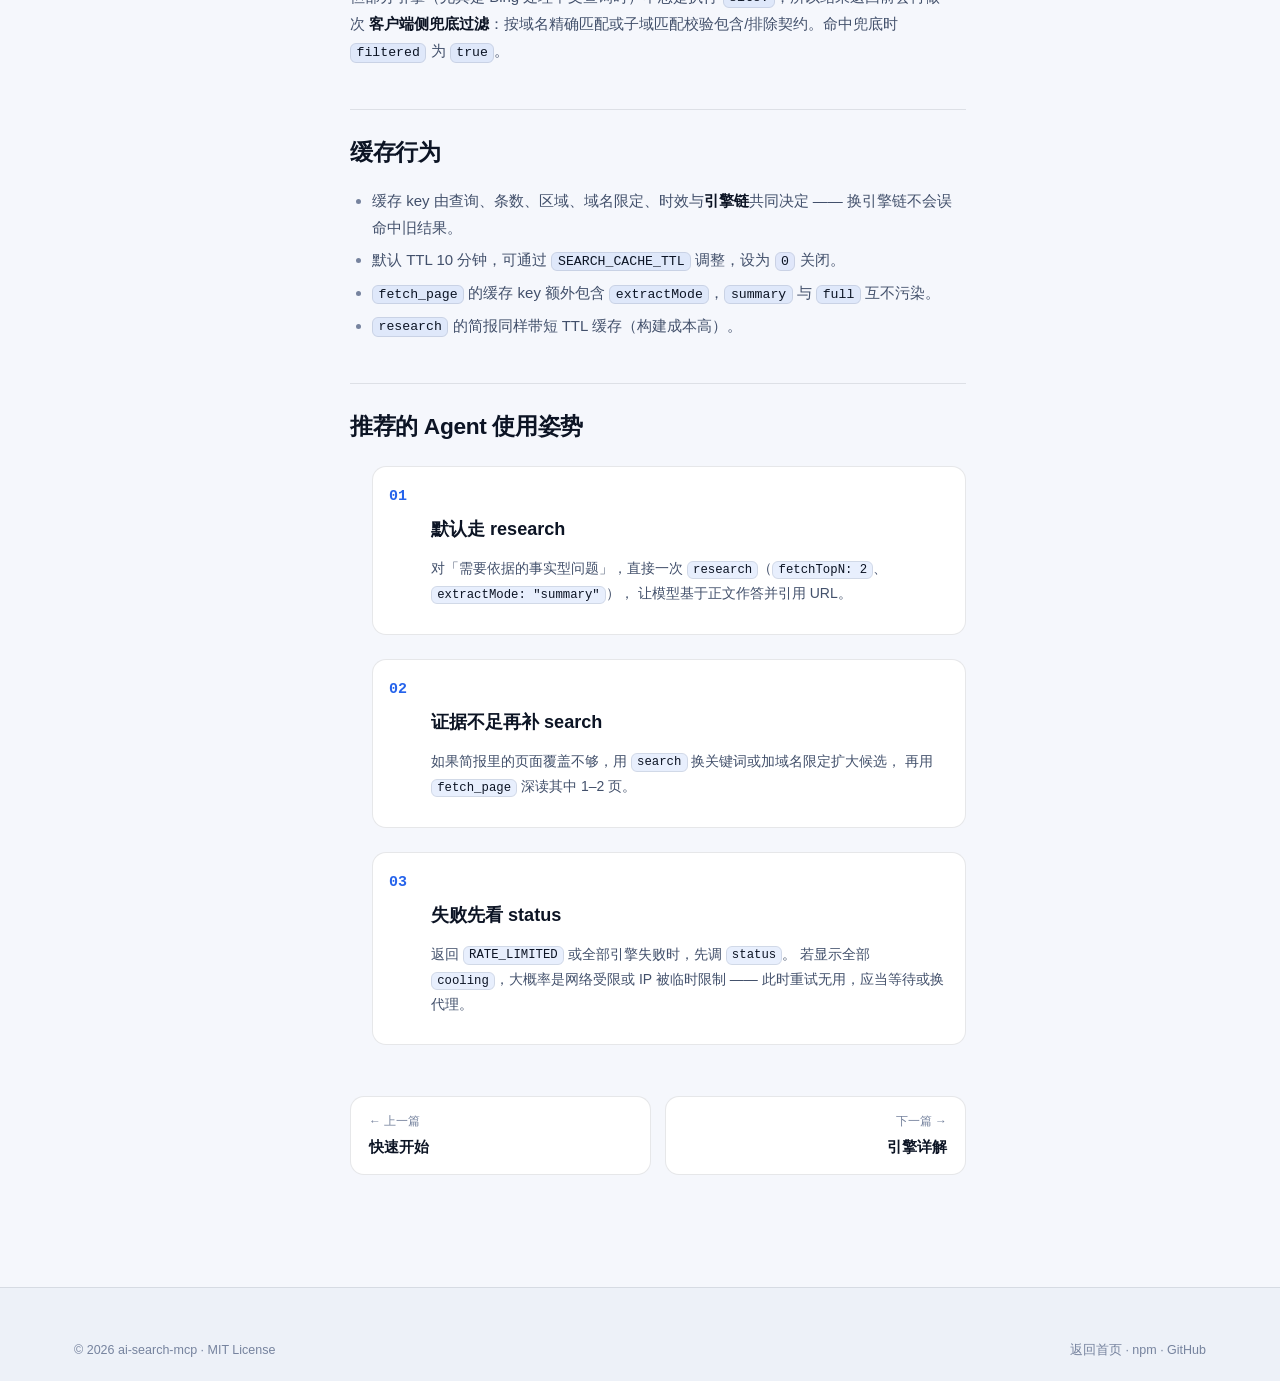
<file: docs/guide.html>
<!DOCTYPE html>
<html lang="zh-CN" data-theme="dark">
<head>
<meta charset="UTF-8">
<meta name="viewport" content="width=device-width, initial-scale=1.0, viewport-fit=cover">
<title>工具指南 — ai-search-mcp 文档</title>
<meta name="description" content="ai-search-mcp 四个工具的完整用法：search 搜索、research 一次调用调研、fetch_page 网页转 Markdown、status 引擎健康诊断。">
<meta name="theme-color" content="#060912">
<link rel="icon" href="data:image/svg+xml,%3Csvg xmlns='http://www.w3.org/2000/svg' viewBox='0 0 32 32'%3E%3Crect width='32' height='32' rx='7' fill='%232563EB'/%3E%3Cpath d='M13 8l6 8-6 8' stroke='white' stroke-width='3.2' fill='none' stroke-linecap='round' stroke-linejoin='round'/%3E%3C/svg%3E">
<link rel="stylesheet" href="../css/style.css">
<script>(function(){try{var t=localStorage.getItem("aisearch-theme");if(t!=="light"&&t!=="dark"){t=window.matchMedia&&window.matchMedia("(prefers-color-scheme: light)").matches?"light":"dark";}document.documentElement.setAttribute("data-theme",t);}catch(e){}document.documentElement.classList.add("js");})();</script>
</head>
<body data-page="guide" data-title="工具指南">

<a class="skip-link" href="#main">跳到主要内容</a>

<header class="site-header" id="site-header">
  <nav class="nav container" aria-label="主导航">
    <a href="../index.html" class="brand">
      <svg class="brand-logo" viewBox="0 0 32 32" width="30" height="30" aria-hidden="true">
        <defs><linearGradient id="lgd" x1="0" y1="0" x2="1" y2="1"><stop offset="0" stop-color="#3b82f6"/><stop offset="1" stop-color="#06b6d4"/></linearGradient></defs>
        <rect width="32" height="32" rx="7" fill="url(#lgd)"/>
        <path d="M13 8l6 8-6 8" stroke="#fff" stroke-width="3.2" fill="none" stroke-linecap="round" stroke-linejoin="round"/>
      </svg>
      <span class="brand-text">ai-search-<em>mcp</em></span>
    </a>
    <button class="nav-toggle" id="nav-toggle" type="button" aria-label="打开菜单" aria-expanded="false"><span></span><span></span><span></span></button>
    <ul class="nav-links" id="nav-links">
      <li><a href="../index.html" class="nav-link">主页</a></li>
      <li><a href="../index.html#tools" class="nav-link">四大工具</a></li>
      <li><a href="../index.html#engines" class="nav-link">引擎矩阵</a></li>
      <li><a href="./index.html" class="nav-link is-active">文档</a></li>
    </ul>
    <div class="nav-actions">
      <button class="theme-toggle" id="theme-toggle" type="button" aria-label="切换主题">
        <svg class="icon-sun" viewBox="0 0 24 24" width="18" height="18" aria-hidden="true"><circle cx="12" cy="12" r="4" fill="none" stroke="currentColor" stroke-width="1.8"/><path d="M12 2v2.5M12 19.5V22M4.9 4.9l1.8 1.8M17.3 17.3l1.8 1.8M2 12h2.5M19.5 12H22M4.9 19.1l1.8-1.8M17.3 6.7l1.8-1.8" stroke="currentColor" stroke-width="1.8" stroke-linecap="round"/></svg>
        <svg class="icon-moon" viewBox="0 0 24 24" width="18" height="18" aria-hidden="true"><path d="M21 12.8A9 9 0 1 1 11.2 3a7 7 0 0 0 9.8 9.8z" fill="none" stroke="currentColor" stroke-width="1.8" stroke-linejoin="round"/></svg>
      </button>
      <a class="btn btn-ghost btn-sm" href="https://github.com/zhulingyu666/ai-search-mcp" target="_blank" rel="noopener">GitHub</a>
    </div>
  </nav>
</header>

<main id="main">
<div class="docs-layout container">
  <aside class="docs-sidebar" id="docs-sidebar"></aside>

  <div class="docs-main">
    <nav class="docs-breadcrumb" id="docs-breadcrumb" aria-label="面包屑"></nav>

    <h1 class="docs-title">工具指南</h1>
    <p class="docs-lede">
      四个工具覆盖「搜 — 研 — 读 — 诊」。核心建议只有一句：<strong>需要依据就用 <code>research</code>，别自己串 search 和 fetch_page</strong>。
    </p>

    <article class="prose">

      <h2>怎么选</h2>
      <div class="table-wrap">
        <table class="table" data-stack>
          <thead>
            <tr><th>你想让模型做什么</th><th>用哪个</th><th>为什么</th></tr>
          </thead>
          <tbody>
            <tr><td>找到相关页面列表</td><td><code>search</code></td><td>只返回结构化结果，快且省 token</td></tr>
            <tr><td>基于多个网页回答一个问题</td><td><code>research</code></td><td>一次调用拿到「结果 + 正文」，省掉多轮往返</td></tr>
            <tr><td>深入读某一页</td><td><code>fetch_page</code></td><td>把 URL 或搜索结果 <code>id</code> 转成 Markdown</td></tr>
            <tr><td>搜索失败了，想搞清楚原因</td><td><code>status</code></td><td>看引擎健康状态与冷却截止，区分「引擎挂了」和「IP 被限」</td></tr>
          </tbody>
        </table>
      </div>

      <h2>search — 搜索</h2>
      <p>搜索网页并返回结构化结果数组。这是最基础也最常用的工具。</p>

      <h3>参数</h3>
      <div class="table-wrap">
        <table class="table table-params" data-stack>
          <thead>
            <tr><th>参数</th><th>类型</th><th>默认</th><th>说明</th></tr>
          </thead>
          <tbody>
            <tr>
              <td>query<span class="req">必填</span></td>
              <td>string</td><td>—</td>
              <td>搜索关键词</td>
            </tr>
            <tr>
              <td>maxResults<span class="opt">可选</span></td>
              <td>number</td><td>10</td>
              <td>返回条数，取值 1–20；默认值来自 <code>SEARCH_MAX_RESULTS</code></td>
            </tr>
            <tr>
              <td>site<span class="opt">可选</span></td>
              <td>string</td><td>—</td>
              <td>限定单个域名，如 <code>github.com</code>（等价于只含一个元素的 <code>includeDomains</code>）</td>
            </tr>
            <tr>
              <td>includeDomains<span class="opt">可选</span></td>
              <td>string[]</td><td>—</td>
              <td>只返回这些域名的结果，最多 5 个</td>
            </tr>
            <tr>
              <td>excludeDomains<span class="opt">可选</span></td>
              <td>string[]</td><td>—</td>
              <td>排除这些域名的结果，最多 5 个</td>
            </tr>
            <tr>
              <td>region<span class="opt">可选</span></td>
              <td>string</td><td>—</td>
              <td>区域提示，如 <code>cn-zh</code> / <code>us-en</code>；同时参与引擎自动选择</td>
            </tr>
            <tr>
              <td>freshness<span class="opt">可选</span></td>
              <td>string</td><td>—</td>
              <td><code>day</code> | <code>week</code> | <code>month</code> | <code>year</code></td>
            </tr>
            <tr>
              <td>timeRange<span class="opt">可选</span></td>
              <td>string</td><td>—</td>
              <td><code>"YYYY-MM-DD..YYYY-MM-DD"</code>，优先级高于 <code>freshness</code></td>
            </tr>
          </tbody>
        </table>
      </div>

      <h3>返回字段</h3>
      <div class="table-wrap">
        <table class="table table-params" data-stack>
          <thead><tr><th>字段</th><th>说明</th></tr></thead>
          <tbody>
            <tr><td>query</td><td>原始查询</td></tr>
            <tr><td>queryRewritten</td><td>仅当查询被改写时出现（去年份词后的查询）</td></tr>
            <tr><td>queryYear</td><td>仅当查询中识别到「20xx 年」时出现</td></tr>
            <tr><td>engine</td><td>实际生效的引擎</td></tr>
            <tr><td>engineSwitched</td><td>是否发生了故障转移（不是链上第一个引擎）</td></tr>
            <tr><td>cached</td><td>是否命中缓存</td></tr>
            <tr><td>total</td><td>返回条数</td></tr>
            <tr><td>deduped</td><td>被去重合并的条数</td></tr>
            <tr><td>filtered</td><td>是否应用了客户端侧域名过滤</td></tr>
            <tr><td>freshnessApplied</td><td>生效的引擎是否真正支持时间过滤</td></tr>
            <tr><td>freshnessAutoInferred</td><td>时效是否由中文查询改写自动推断而来</td></tr>
            <tr><td>timeRange</td><td>实际生效的时间窗（仅当 <code>freshnessApplied</code> 为真）</td></tr>
            <tr><td>results[]</td><td><code>{ id, title, url, snippet, domain }</code></td></tr>
          </tbody>
        </table>
      </div>

      <h3>示例</h3>
      <div class="code-block" data-lang="json">
<pre><code>{
  "query": "2026年 大模型 最新进展",
  "maxResults": 8,
  "region": "cn-zh",
  "freshness": "week"
}</code></pre>
      </div>

      <div class="callout callout-tip">
        <svg viewBox="0 0 24 24" width="18" height="18" fill="none" stroke="currentColor" stroke-width="2" aria-hidden="true"><path d="M9 18l6-6-6-6" stroke-linecap="round" stroke-linejoin="round"/></svg>
        <div>
          <span class="callout-title">用 id 深读，而不是自己拼 URL</span>
          每条结果都带一个稳定的 <code>id</code>（URL 的 sha1 前缀）。把它交给 <code>fetch_page</code> 即可读取该页正文，
          由服务器负责复用缓存与 URL 索引。
        </div>
      </div>

      <h2>research — 一次调用完成整轮调研</h2>
      <p>
        这个工具替代 Agent 自己写循环：内部先跑一遍完整搜索，再按<strong>域名多样性</strong>挑选若干条结果，
        <strong>并行</strong>抓取页面正文，最后返回一份「证据简报」。
      </p>

      <h3>参数</h3>
      <p>继承 <code>search</code> 的全部参数（<code>query</code> 仍为必填），额外增加三项：</p>
      <div class="table-wrap">
        <table class="table table-params" data-stack>
          <thead><tr><th>参数</th><th>类型</th><th>默认</th><th>说明</th></tr></thead>
          <tbody>
            <tr>
              <td>fetchTopN<span class="opt">可选</span></td>
              <td>number</td><td>2</td>
              <td>抓取前 N 条结果作为完整页面；取值 0–5，<code>0</code> 表示只返回结果概览不抓页</td>
            </tr>
            <tr>
              <td>extractMode<span class="opt">可选</span></td>
              <td>string</td><td>summary</td>
              <td><code>summary</code> 返回去噪后的正文要点（省 token）；<code>full</code> 返回整页 Markdown</td>
            </tr>
            <tr>
              <td>maxPageLength<span class="opt">可选</span></td>
              <td>number</td><td>8000</td>
              <td>单页保留的字符数，取值 500–100000；默认受 <code>FETCH_MAX_LENGTH</code> 约束</td>
            </tr>
          </tbody>
        </table>
      </div>

      <h3>选页策略</h3>
      <p>页面的挑选不是简单地「取前三名」，而是按域名轮转：</p>
      <ol>
        <li>先为<strong>每个不同域名</strong>取其中排名最高的一条；</li>
        <li>名额还有剩余时，再按原始排名依次补足。</li>
      </ol>
      <p>
        这样做有两个好处：避免单个站点垄断整份简报；某个站反爬返回 403 时，其他域名的页面不受影响。
        每个页面都带 <code>rank</code> 字段，标明它在搜索结果中的原始名次。
      </p>

      <h3>返回结构</h3>
      <div class="code-block" data-lang="json">
<pre><code>{
  "query": "2026 LLM open source models comparison",
  "engine": "bing",
  "engineSwitched": false,
  "cached": false,
  "freshnessApplied": true,
  "timeRange": "2026-07-12..2026-08-12",
  "overview": {
    "total": 5,
    "deduped": 1,
    "results": [
      { "id": "a1b2c3d4", "title": "...", "url": "...", "snippet": "...", "domain": "..." }
    ]
  },
  "pages": [
    {
      "id": "a1b2c3d4",
      "url": "https://example.com/a",
      "rank": 1,
      "title": "页面标题",
      "headings": [ { "level": 1, "text": "..." } ],
      "content": "去噪后的正文……",
      "length": 4000,
      "truncated": false
    },
    { "id": "b2c3d4e5", "url": "https://other.com/b", "rank": 3, "error": "HTTP 403" }
  ],
  "note": "Evidence brief ready. Summarize based on the page contents and cite source URLs."
}</code></pre>
      </div>

      <div class="callout callout-tip">
        <svg viewBox="0 0 24 24" width="18" height="18" fill="none" stroke="currentColor" stroke-width="2" aria-hidden="true"><path d="M9 18l6-6-6-6" stroke-linecap="round" stroke-linejoin="round"/></svg>
        <div>
          <span class="callout-title">单页失败不会让整次调用失败</span>
          内部使用并行抓取并逐页收集结果，失败页只保留 <code>{ url, rank, error }</code>。
          宿主模型应当基于成功页面作答，并在结论里<strong>标注来源 URL</strong>。
        </div>
      </div>

      <h2>fetch_page — 抓取网页转可读内容</h2>
      <p>把任意 URL 转成适合模型阅读的文本，或者先用返回的 <code>headings</code> 大纲判断值不值得深读。</p>

      <div class="table-wrap">
        <table class="table table-params" data-stack>
          <thead><tr><th>参数</th><th>类型</th><th>默认</th><th>说明</th></tr></thead>
          <tbody>
            <tr><td>url<span class="opt">可选</span></td><td>string</td><td>—</td><td>要抓取的页面地址</td></tr>
            <tr><td>id<span class="opt">可选</span></td><td>string</td><td>—</td><td>搜索结果的 <code>id</code>，与 <code>url</code> 二选一</td></tr>
            <tr><td>extractMode<span class="opt">可选</span></td><td>string</td><td>summary</td><td><code>summary</code> → 去噪正文 <code>mainText</code>；<code>full</code> → 整页 <code>markdown</code></td></tr>
            <tr><td>maxLength<span class="opt">可选</span></td><td>number</td><td>8000</td><td>返回字符上限，默认来自 <code>FETCH_MAX_LENGTH</code></td></tr>
          </tbody>
        </table>
      </div>

      <p>返回字段：</p>
      <ul class="kv-list">
        <li><span class="kv-k">title / description</span><span class="kv-v">页面标题与描述</span></li>
        <li><span class="kv-k">headings</span><span class="kv-v"><code>[{ level, text }]</code> 标题大纲</span></li>
        <li><span class="kv-k">mainText</span><span class="kv-v">去噪正文（优先取 <code>&lt;article&gt;</code> / <code>&lt;main&gt;</code> 容器）</span></li>
        <li><span class="kv-k">markdown</span><span class="kv-v">整页 Markdown</span></li>
        <li><span class="kv-k">length / truncated</span><span class="kv-v">实际长度与是否被截断</span></li>
        <li><span class="kv-k">cached</span><span class="kv-v">是否命中缓存</span></li>
      </ul>

      <div class="code-block" data-lang="json">
<pre><code>{ "id": "a1b2c3d4", "extractMode": "summary", "maxLength": 8000 }</code></pre>
      </div>

      <h2>status — 引擎健康诊断</h2>
      <p>只读、零网络请求、无参数。搜索失败时第一个应该调用的工具。</p>

      <h3>引擎状态机</h3>
      <div class="table-wrap">
        <table class="table" data-stack>
          <thead><tr><th>状态</th><th>含义</th><th>引擎链是否使用</th></tr></thead>
          <tbody>
            <tr><td><code>untested</code></td><td>本次进程内从未使用过</td><td>会尝试</td></tr>
            <tr><td><code>healthy</code></td><td>最近一次调用成功</td><td>会尝试</td></tr>
            <tr><td><code>degraded</code></td><td>出现连续失败但未达冷却阈值</td><td>会尝试</td></tr>
            <tr><td><code>cooling</code></td><td>处于冷却期</td><td><strong>跳过</strong></td></tr>
          </tbody>
        </table>
      </div>

      <p>冷却规则：</p>
      <ul>
        <li><code>RATE_LIMITED</code> —— 立即冷却，时长取响应的 <code>retryAfter</code>，默认 60 秒；</li>
        <li>其他失败（超时、网络错误、解析失败）—— <strong>连续 2 次</strong>后进入冷却；</li>
        <li>冷却中的引擎会被引擎链<strong>直接跳过</strong>，不再对它发出请求。</li>
      </ul>

      <p>同时返回缓存统计（<code>size</code> / <code>hits</code> / <code>misses</code>）、运行时长与当前生效配置。</p>

      <h2>时效过滤怎么映射</h2>
      <p>传入统一的 <code>freshness</code> 或 <code>timeRange</code>，服务器按各引擎的实际能力翻译，不支持的引擎不会假装支持。</p>

      <div class="table-wrap">
        <table class="table" data-stack>
          <thead><tr><th>引擎</th><th>映射方式</th><th>是否支持</th></tr></thead>
          <tbody>
            <tr><td><code>bing</code></td><td><code>qft=+filterui:age-lt&lt;秒数&gt;</code></td><td><span class="tag tag-yes">支持</span></td></tr>
            <tr><td><code>duckduckgo</code></td><td><code>df=YYYY-MM-DD..YYYY-MM-DD</code></td><td><span class="tag tag-yes">支持</span></td></tr>
            <tr><td><code>brave</code></td><td><code>freshness=pd|pw|pm|py</code>，自定义窗口回落为日期区间</td><td><span class="tag tag-yes">支持</span></td></tr>
            <tr><td><code>tavily</code></td><td>请求体 <code>time_range=day|week|month|year</code></td><td><span class="tag tag-yes">支持</span></td></tr>
            <tr><td><code>google</code> / <code>yandex</code></td><td>无稳定的时间过滤参数</td><td><span class="tag tag-no">不支持</span></td></tr>
            <tr><td><code>so360</code> / <code>baidu</code> / <code>sogou</code></td><td>SERP 参数不稳定，不做映射</td><td><span class="tag tag-no">不支持</span></td></tr>
          </tbody>
        </table>
      </div>

      <div class="callout">
        <svg viewBox="0 0 24 24" width="18" height="18" fill="none" stroke="currentColor" stroke-width="2" aria-hidden="true"><circle cx="12" cy="12" r="9"/><path d="M12 8h.01M11 12h1v4h1" stroke-linecap="round"/></svg>
        <div>
          <span class="callout-title">注意 freshnessApplied 的含义</span>
          它表示<strong>实际生效的那个引擎</strong>是否真的应用了时间过滤。<code>timeRange</code> 字段也只在为真时才返回，
          避免在不支持时间过滤的引擎上给模型错误暗示。
        </div>
      </div>

      <h2>中文查询为什么会被改写</h2>
      <p>
        Bing 等引擎对中文分词较弱。当查询形如「<strong>2026年</strong> 大模型 最新进展」时，年份词会被当成主题，
        结果容易跑偏到「2026 年日历 / 百科 / 赛事」这类页面。
      </p>
      <p>因此当查询同时满足「含中文」与「含 20xx 年」时，服务器会：</p>
      <ol>
        <li>移除年份词，得到 <code>queryRewritten</code>；</li>
        <li>用 <code>freshness=year</code> 补偿时间意图；</li>
        <li>在返回值里通过 <code>queryYear</code> 与 <code>freshnessAutoInferred</code> 透明告知。</li>
      </ol>

      <div class="code-block" data-lang="json">
<pre><code>{
  "query": "2026年 大模型 最新进展",
  "queryRewritten": "大模型 最新进展",
  "queryYear": 2026,
  "freshnessAutoInferred": true,
  "freshnessApplied": true
}</code></pre>
      </div>

      <p>你也可以显式传入 <code>freshness</code> 或 <code>timeRange</code> 覆盖这个自动推断 —— 显式值永远优先。</p>

      <h2>域名限定的两层保证</h2>
      <p>
        <code>site</code>、<code>includeDomains</code>、<code>excludeDomains</code> 会先被翻译成引擎认识的
        <code>site:</code> / <code>-site:</code> 操作符（多个包含项用 <code>site:a OR site:b</code> 形式）。
      </p>
      <p>
        但部分引擎（尤其是 Bing 处理中文查询时）不总是执行 <code>site:</code>，所以结果返回前会再做一次
        <strong>客户端侧兜底过滤</strong>：按域名精确匹配或子域匹配校验包含/排除契约。命中兜底时
        <code>filtered</code> 为 <code>true</code>。
      </p>

      <h2>缓存行为</h2>
      <ul>
        <li>缓存 key 由查询、条数、区域、域名限定、时效与<strong>引擎链</strong>共同决定 —— 换引擎链不会误命中旧结果。</li>
        <li>默认 TTL 10 分钟，可通过 <code>SEARCH_CACHE_TTL</code> 调整，设为 <code>0</code> 关闭。</li>
        <li><code>fetch_page</code> 的缓存 key 额外包含 <code>extractMode</code>，<code>summary</code> 与 <code>full</code> 互不污染。</li>
        <li><code>research</code> 的简报同样带短 TTL 缓存（构建成本高）。</li>
      </ul>

      <h2>推荐的 Agent 使用姿势</h2>
      <ol class="steps">
        <li>
          <h3>默认走 research</h3>
          <p>对「需要依据的事实型问题」，直接一次 <code>research</code>（<code>fetchTopN: 2</code>、<code>extractMode: "summary"</code>），
          让模型基于正文作答并引用 URL。</p>
        </li>
        <li>
          <h3>证据不足再补 search</h3>
          <p>如果简报里的页面覆盖不够，用 <code>search</code> 换关键词或加域名限定扩大候选，
          再用 <code>fetch_page</code> 深读其中 1–2 页。</p>
        </li>
        <li>
          <h3>失败先看 status</h3>
          <p>返回 <code>RATE_LIMITED</code> 或全部引擎失败时，先调 <code>status</code>。
          若显示全部 <code>cooling</code>，大概率是网络受限或 IP 被临时限制 —— 此时重试无用，应当等待或换代理。</p>
        </li>
      </ol>

    </article>

    <nav class="docs-pager" id="docs-pager" aria-label="翻页"></nav>
  </div>

  <aside class="docs-toc">
    <p class="docs-toc-title">本页目录</p>
    <ul class="docs-toc-list" id="docs-toc-list"></ul>
  </aside>
</div>
</main>

<footer class="site-footer">
  <div class="container footer-bottom" style="border-top:0;padding-top:0">
    <span>© 2026 ai-search-mcp · MIT License</span>
    <span><a href="../index.html">返回首页</a> · <a href="https://www.npmjs.com/package/ai-search-mcp" target="_blank" rel="noopener">npm</a> · <a href="https://github.com/zhulingyu666/ai-search-mcp" target="_blank" rel="noopener">GitHub</a></span>
  </div>
</footer>

<button class="back-top" id="back-top" type="button" aria-label="回到顶部">
  <svg viewBox="0 0 24 24" width="20" height="20" fill="none" stroke="currentColor" stroke-width="2" aria-hidden="true"><path d="M12 19V5M6 11l6-6 6 6" stroke-linecap="round" stroke-linejoin="round"/></svg>
</button>

<div class="toast" id="toast" role="status" aria-live="polite">已复制到剪贴板</div>

<script src="./nav.js"></script>
<script src="../js/main.js"></script>
</body>
</html>
</file>
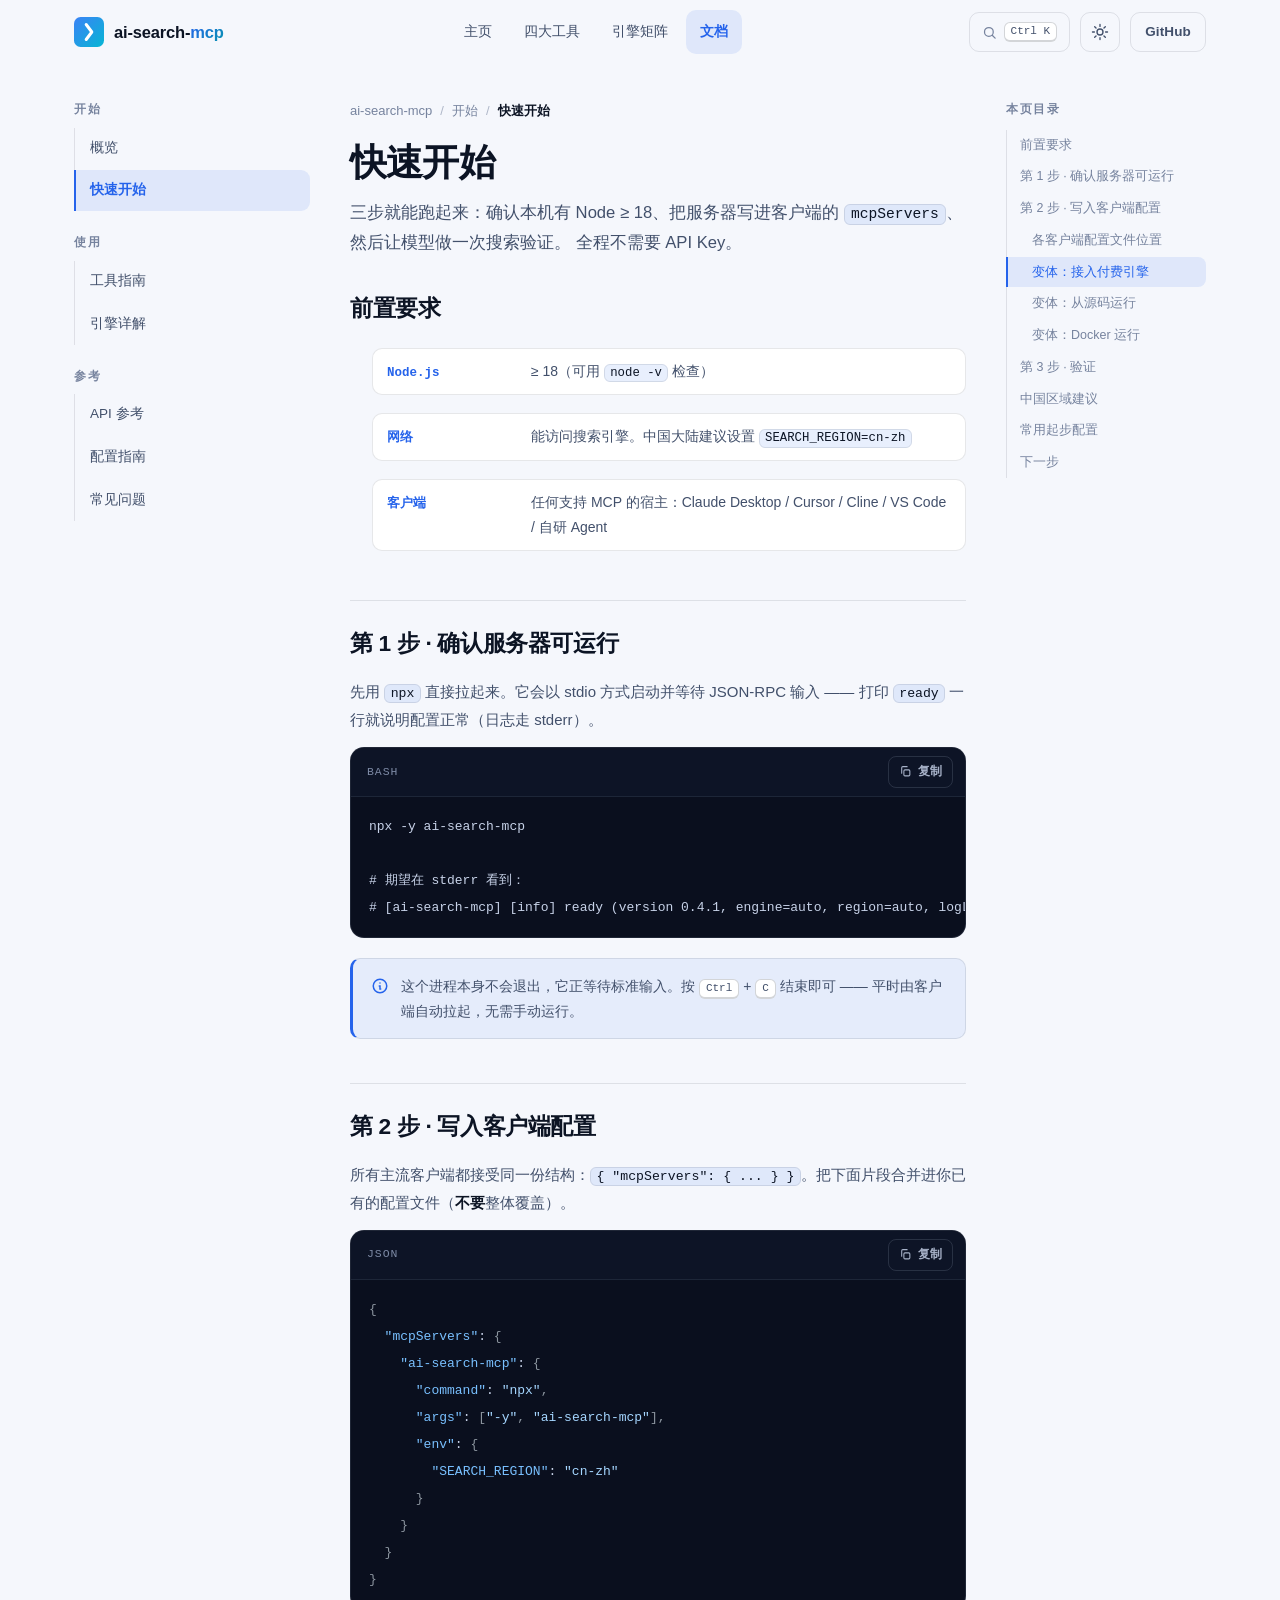
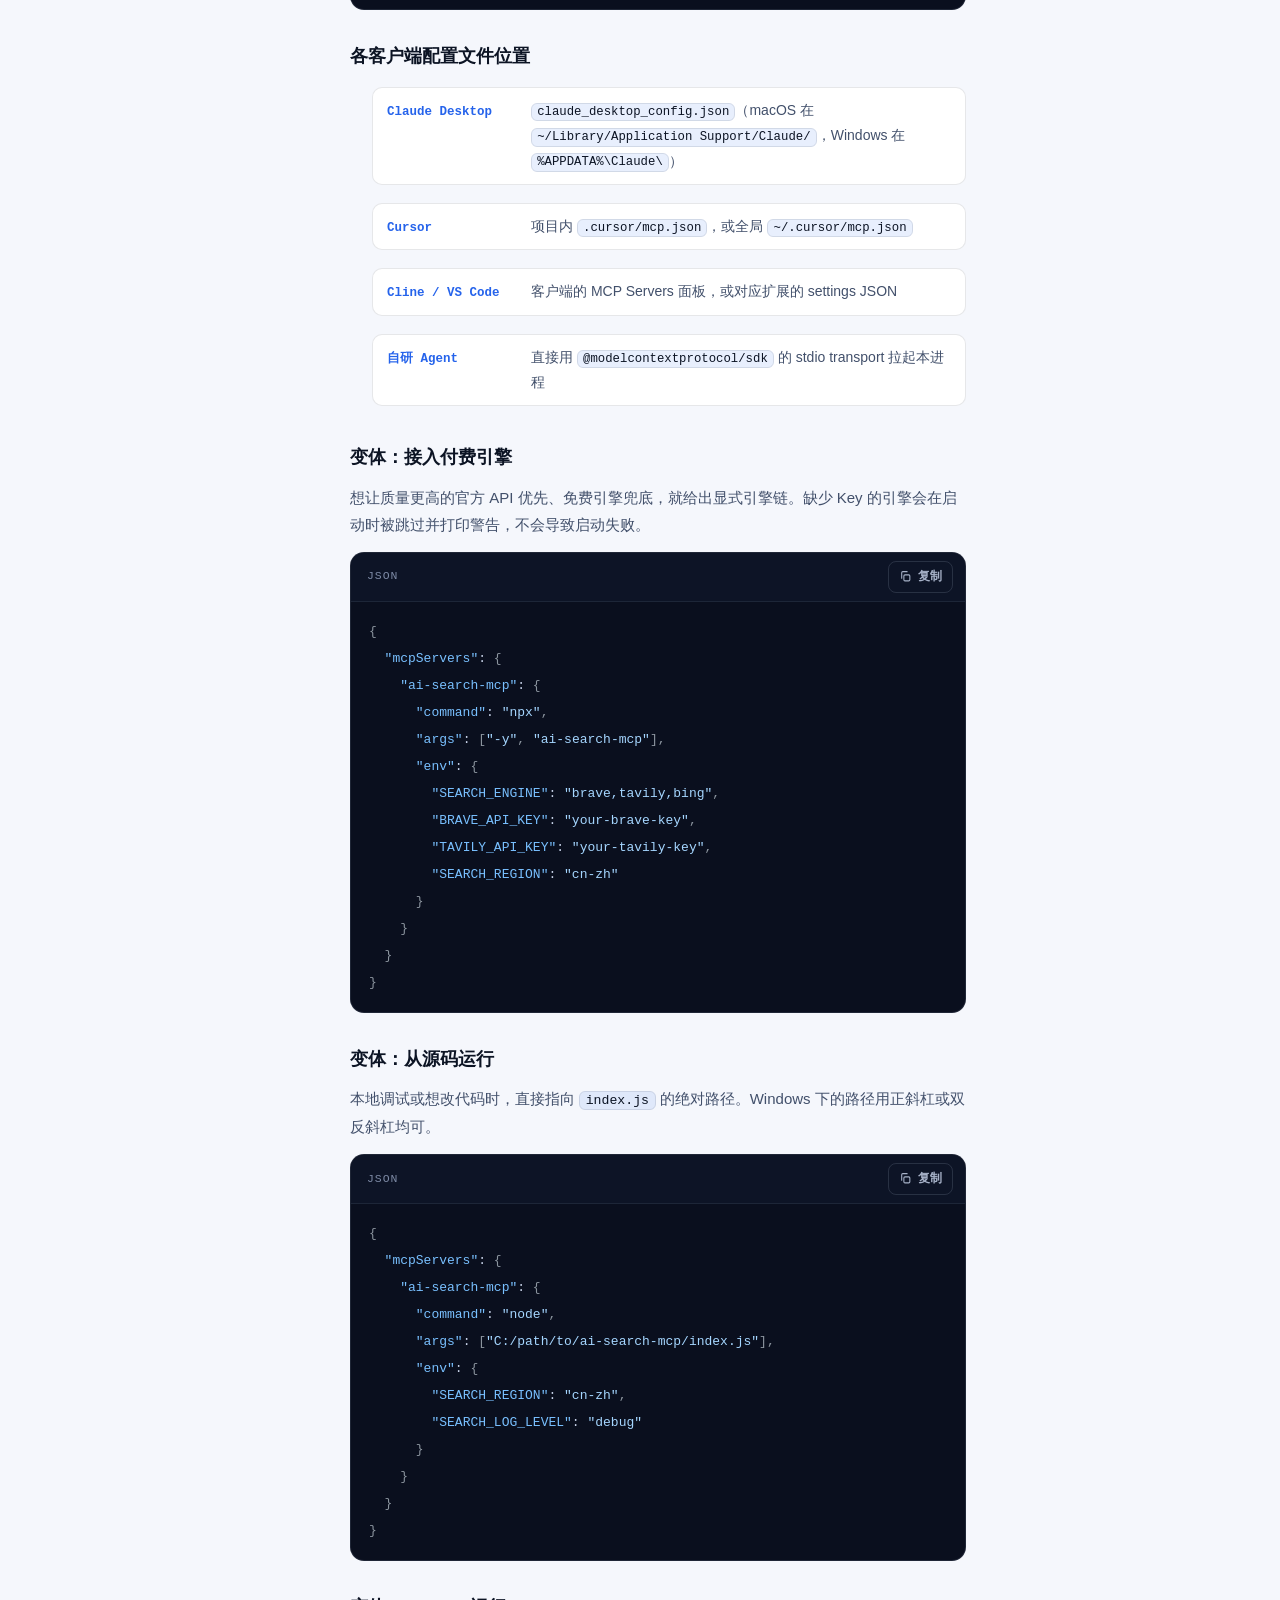
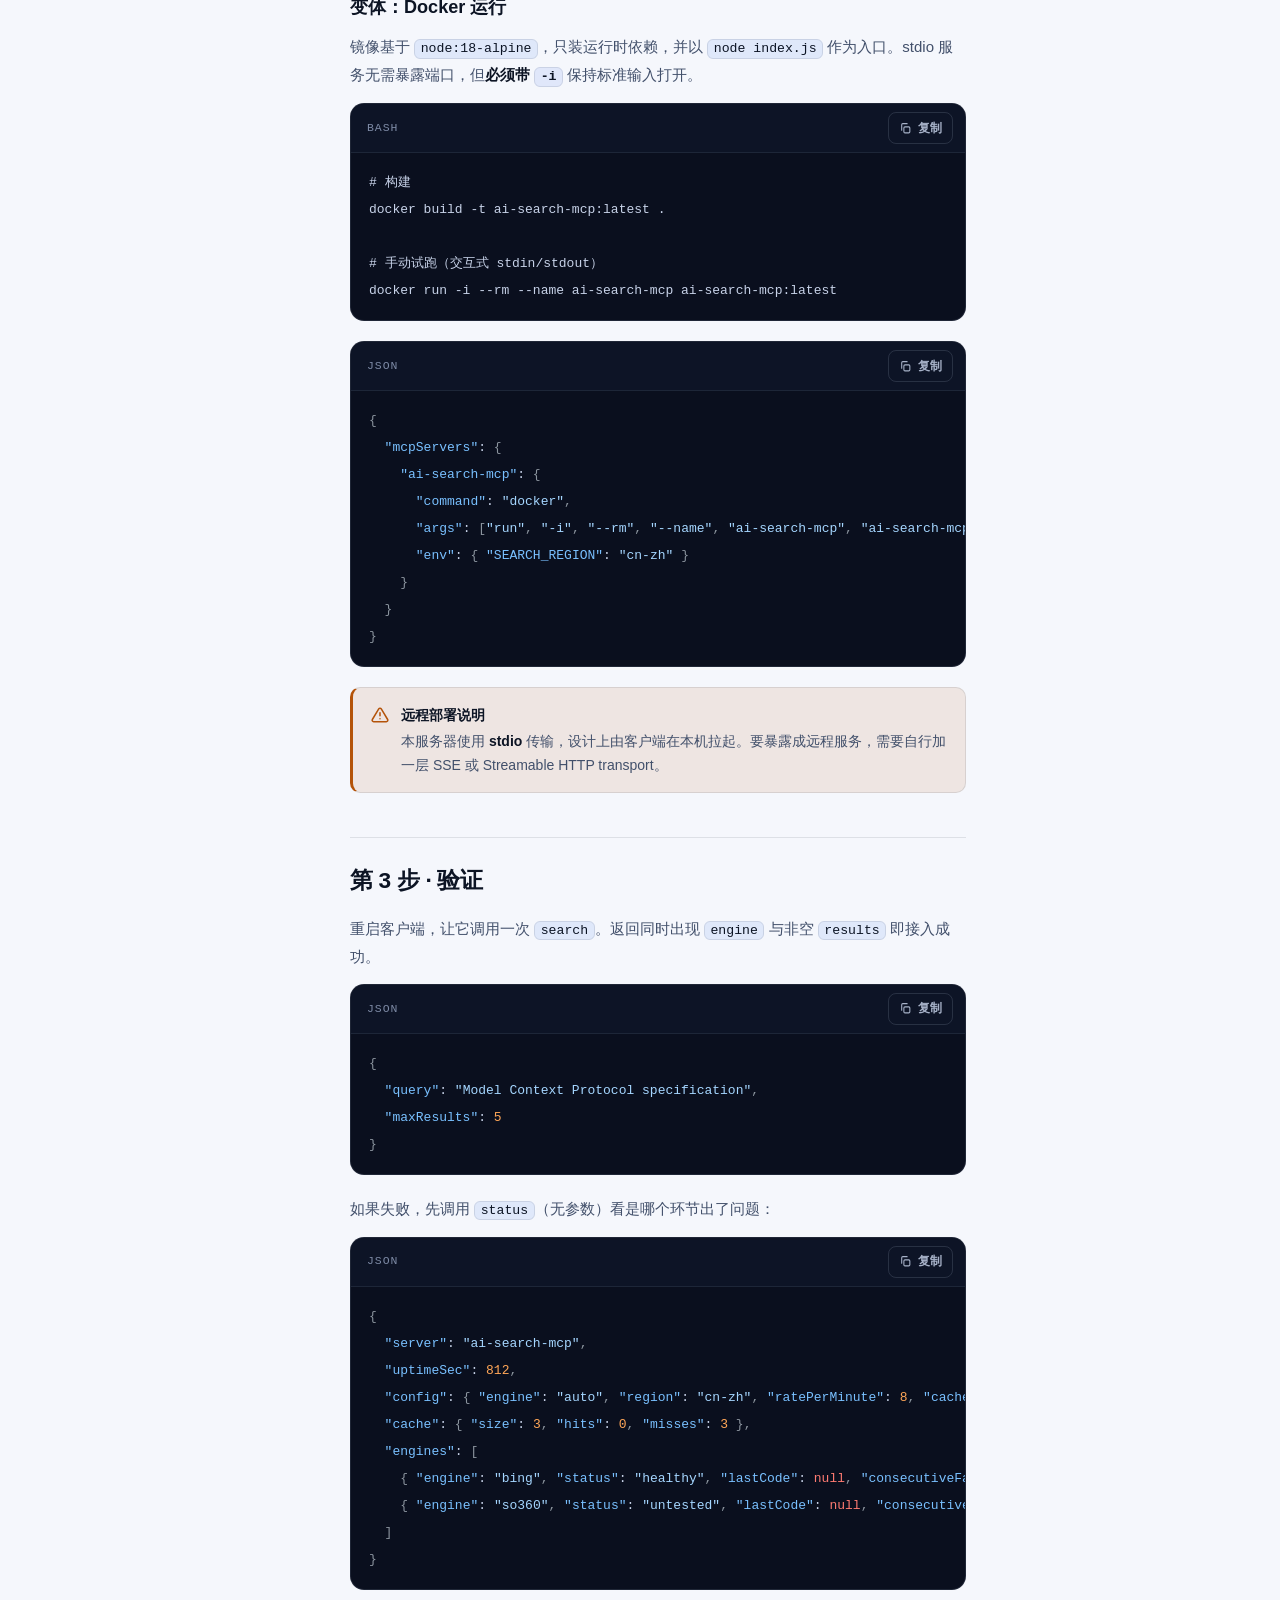
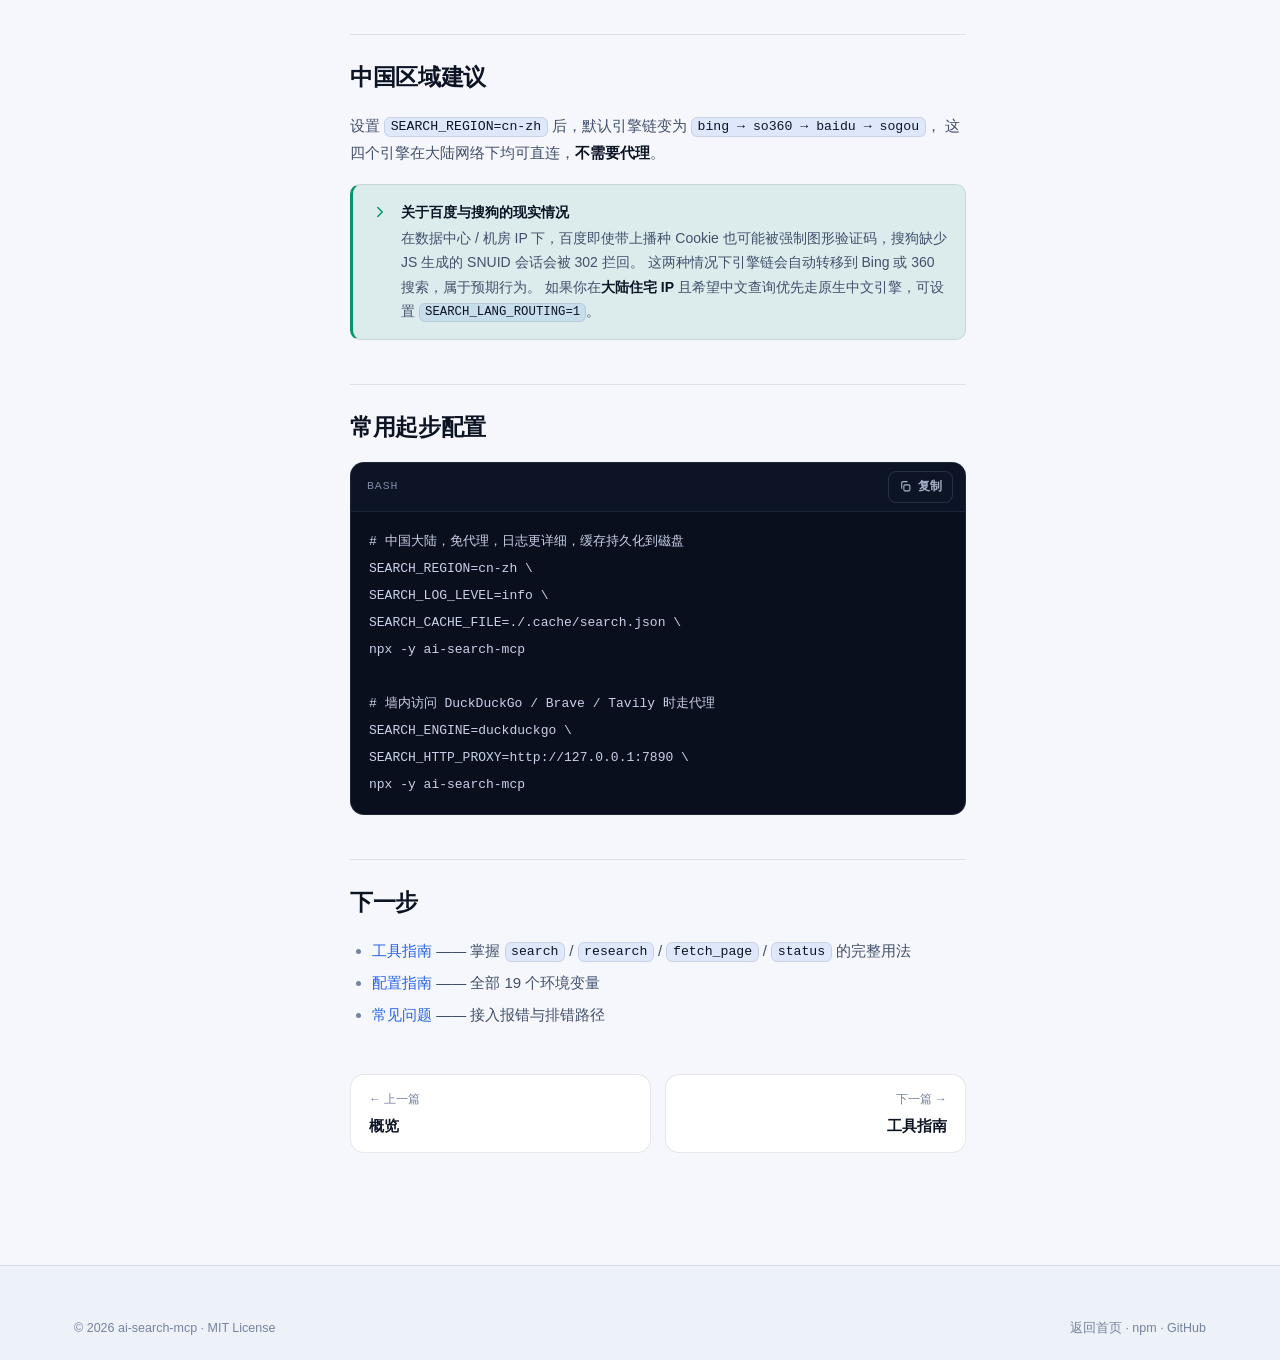
<file: docs/quickstart.html>
<!DOCTYPE html>
<html lang="zh-CN" data-theme="dark">
<head>
<meta charset="UTF-8">
<meta name="viewport" content="width=device-width, initial-scale=1.0, viewport-fit=cover">
<title>快速开始 — ai-search-mcp 文档</title>
<meta name="description" content="三步把 ai-search-mcp 接入 Claude Desktop / Cursor / Cline / 自研 Agent：安装、配置、验证。含中国区域建议与 Docker 用法。">
<meta name="theme-color" content="#060912">
<link rel="icon" href="data:image/svg+xml,%3Csvg xmlns='http://www.w3.org/2000/svg' viewBox='0 0 32 32'%3E%3Crect width='32' height='32' rx='7' fill='%232563EB'/%3E%3Cpath d='M13 8l6 8-6 8' stroke='white' stroke-width='3.2' fill='none' stroke-linecap='round' stroke-linejoin='round'/%3E%3C/svg%3E">
<link rel="stylesheet" href="../css/style.css">
<script>(function(){try{var t=localStorage.getItem("aisearch-theme");if(t!=="light"&&t!=="dark"){t=window.matchMedia&&window.matchMedia("(prefers-color-scheme: light)").matches?"light":"dark";}document.documentElement.setAttribute("data-theme",t);}catch(e){}document.documentElement.classList.add("js");})();</script>
</head>
<body data-page="quickstart" data-title="快速开始">

<a class="skip-link" href="#main">跳到主要内容</a>

<header class="site-header" id="site-header">
  <nav class="nav container" aria-label="主导航">
    <a href="../index.html" class="brand">
      <svg class="brand-logo" viewBox="0 0 32 32" width="30" height="30" aria-hidden="true">
        <defs><linearGradient id="lgd" x1="0" y1="0" x2="1" y2="1"><stop offset="0" stop-color="#3b82f6"/><stop offset="1" stop-color="#06b6d4"/></linearGradient></defs>
        <rect width="32" height="32" rx="7" fill="url(#lgd)"/>
        <path d="M13 8l6 8-6 8" stroke="#fff" stroke-width="3.2" fill="none" stroke-linecap="round" stroke-linejoin="round"/>
      </svg>
      <span class="brand-text">ai-search-<em>mcp</em></span>
    </a>
    <button class="nav-toggle" id="nav-toggle" type="button" aria-label="打开菜单" aria-expanded="false"><span></span><span></span><span></span></button>
    <ul class="nav-links" id="nav-links">
      <li><a href="../index.html" class="nav-link">主页</a></li>
      <li><a href="../index.html#tools" class="nav-link">四大工具</a></li>
      <li><a href="../index.html#engines" class="nav-link">引擎矩阵</a></li>
      <li><a href="./index.html" class="nav-link is-active">文档</a></li>
    </ul>
    <div class="nav-actions">
      <button class="theme-toggle" id="theme-toggle" type="button" aria-label="切换主题">
        <svg class="icon-sun" viewBox="0 0 24 24" width="18" height="18" aria-hidden="true"><circle cx="12" cy="12" r="4" fill="none" stroke="currentColor" stroke-width="1.8"/><path d="M12 2v2.5M12 19.5V22M4.9 4.9l1.8 1.8M17.3 17.3l1.8 1.8M2 12h2.5M19.5 12H22M4.9 19.1l1.8-1.8M17.3 6.7l1.8-1.8" stroke="currentColor" stroke-width="1.8" stroke-linecap="round"/></svg>
        <svg class="icon-moon" viewBox="0 0 24 24" width="18" height="18" aria-hidden="true"><path d="M21 12.8A9 9 0 1 1 11.2 3a7 7 0 0 0 9.8 9.8z" fill="none" stroke="currentColor" stroke-width="1.8" stroke-linejoin="round"/></svg>
      </button>
      <a class="btn btn-ghost btn-sm" href="https://github.com/zhulingyu666/ai-search-mcp" target="_blank" rel="noopener">GitHub</a>
    </div>
  </nav>
</header>

<main id="main">
<div class="docs-layout container">
  <aside class="docs-sidebar" id="docs-sidebar"></aside>

  <div class="docs-main">
    <nav class="docs-breadcrumb" id="docs-breadcrumb" aria-label="面包屑"></nav>

    <h1 class="docs-title">快速开始</h1>
    <p class="docs-lede">
      三步就能跑起来：确认本机有 Node ≥ 18、把服务器写进客户端的 <code>mcpServers</code>、然后让模型做一次搜索验证。
      全程不需要 API Key。
    </p>

    <article class="prose">

      <h2>前置要求</h2>
      <ul class="kv-list">
        <li><span class="kv-k">Node.js</span><span class="kv-v">≥ 18（可用 <code>node -v</code> 检查）</span></li>
        <li><span class="kv-k">网络</span><span class="kv-v">能访问搜索引擎。中国大陆建议设置 <code>SEARCH_REGION=cn-zh</code></span></li>
        <li><span class="kv-k">客户端</span><span class="kv-v">任何支持 MCP 的宿主：Claude Desktop / Cursor / Cline / VS Code / 自研 Agent</span></li>
      </ul>

      <h2>第 1 步 · 确认服务器可运行</h2>
      <p>先用 <code>npx</code> 直接拉起来。它会以 stdio 方式启动并等待 JSON-RPC 输入 —— 打印 <code>ready</code> 一行就说明配置正常（日志走 stderr）。</p>

      <div class="code-block" data-lang="bash">
<pre><code>npx -y ai-search-mcp

# 期望在 stderr 看到：
# [ai-search-mcp] [info] ready (version 0.4.1, engine=auto, region=auto, logLevel=info)</code></pre>
      </div>

      <div class="callout">
        <svg viewBox="0 0 24 24" width="18" height="18" fill="none" stroke="currentColor" stroke-width="2" aria-hidden="true"><circle cx="12" cy="12" r="9"/><path d="M12 8h.01M11 12h1v4h1" stroke-linecap="round"/></svg>
        <div>
          这个进程本身不会退出，它正等待标准输入。按 <kbd>Ctrl</kbd> + <kbd>C</kbd> 结束即可 —— 平时由客户端自动拉起，无需手动运行。
        </div>
      </div>

      <h2>第 2 步 · 写入客户端配置</h2>
      <p>所有主流客户端都接受同一份结构：<code>{ "mcpServers": { ... } }</code>。把下面片段合并进你已有的配置文件（<strong>不要</strong>整体覆盖）。</p>

      <div class="code-block" data-lang="json">
<pre><code>{
  "mcpServers": {
    "ai-search-mcp": {
      "command": "npx",
      "args": ["-y", "ai-search-mcp"],
      "env": {
        "SEARCH_REGION": "cn-zh"
      }
    }
  }
}</code></pre>
      </div>

      <h3>各客户端配置文件位置</h3>
      <ul class="kv-list">
        <li><span class="kv-k">Claude Desktop</span><span class="kv-v"><code>claude_desktop_config.json</code>（macOS 在 <code>~/Library/Application Support/Claude/</code>，Windows 在 <code>%APPDATA%\Claude\</code>）</span></li>
        <li><span class="kv-k">Cursor</span><span class="kv-v">项目内 <code>.cursor/mcp.json</code>，或全局 <code>~/.cursor/mcp.json</code></span></li>
        <li><span class="kv-k">Cline / VS Code</span><span class="kv-v">客户端的 MCP Servers 面板，或对应扩展的 settings JSON</span></li>
        <li><span class="kv-k">自研 Agent</span><span class="kv-v">直接用 <code>@modelcontextprotocol/sdk</code> 的 stdio transport 拉起本进程</span></li>
      </ul>

      <h3>变体：接入付费引擎</h3>
      <p>想让质量更高的官方 API 优先、免费引擎兜底，就给出显式引擎链。缺少 Key 的引擎会在启动时被跳过并打印警告，不会导致启动失败。</p>

      <div class="code-block" data-lang="json">
<pre><code>{
  "mcpServers": {
    "ai-search-mcp": {
      "command": "npx",
      "args": ["-y", "ai-search-mcp"],
      "env": {
        "SEARCH_ENGINE": "brave,tavily,bing",
        "BRAVE_API_KEY": "your-brave-key",
        "TAVILY_API_KEY": "your-tavily-key",
        "SEARCH_REGION": "cn-zh"
      }
    }
  }
}</code></pre>
      </div>

      <h3>变体：从源码运行</h3>
      <p>本地调试或想改代码时，直接指向 <code>index.js</code> 的绝对路径。Windows 下的路径用正斜杠或双反斜杠均可。</p>

      <div class="code-block" data-lang="json">
<pre><code>{
  "mcpServers": {
    "ai-search-mcp": {
      "command": "node",
      "args": ["C:/path/to/ai-search-mcp/index.js"],
      "env": {
        "SEARCH_REGION": "cn-zh",
        "SEARCH_LOG_LEVEL": "debug"
      }
    }
  }
}</code></pre>
      </div>

      <h3>变体：Docker 运行</h3>
      <p>镜像基于 <code>node:18-alpine</code>，只装运行时依赖，并以 <code>node index.js</code> 作为入口。stdio 服务无需暴露端口，但<strong>必须带 <code>-i</code></strong> 保持标准输入打开。</p>

      <div class="code-block" data-lang="bash">
<pre><code># 构建
docker build -t ai-search-mcp:latest .

# 手动试跑（交互式 stdin/stdout）
docker run -i --rm --name ai-search-mcp ai-search-mcp:latest</code></pre>
      </div>

      <div class="code-block" data-lang="json">
<pre><code>{
  "mcpServers": {
    "ai-search-mcp": {
      "command": "docker",
      "args": ["run", "-i", "--rm", "--name", "ai-search-mcp", "ai-search-mcp:latest"],
      "env": { "SEARCH_REGION": "cn-zh" }
    }
  }
}</code></pre>
      </div>

      <div class="callout callout-warn">
        <svg viewBox="0 0 24 24" width="18" height="18" fill="none" stroke="currentColor" stroke-width="2" aria-hidden="true"><path d="M12 9v4M12 17h.01M10.3 3.9L1.8 18a2 2 0 0 0 1.7 3h17a2 2 0 0 0 1.7-3L13.7 3.9a2 2 0 0 0-3.4 0z" stroke-linecap="round" stroke-linejoin="round"/></svg>
        <div>
          <span class="callout-title">远程部署说明</span>
          本服务器使用 <strong>stdio</strong> 传输，设计上由客户端在本机拉起。要暴露成远程服务，需要自行加一层 SSE 或 Streamable HTTP transport。
        </div>
      </div>

      <h2>第 3 步 · 验证</h2>
      <p>重启客户端，让它调用一次 <code>search</code>。返回同时出现 <code>engine</code> 与非空 <code>results</code> 即接入成功。</p>

      <div class="code-block" data-lang="json">
<pre><code>{
  "query": "Model Context Protocol specification",
  "maxResults": 5
}</code></pre>
      </div>

      <p>如果失败，先调用 <code>status</code>（无参数）看是哪个环节出了问题：</p>

      <div class="code-block" data-lang="json">
<pre><code>{
  "server": "ai-search-mcp",
  "uptimeSec": 812,
  "config": { "engine": "auto", "region": "cn-zh", "ratePerMinute": 8, "cacheTtlMs": 600000 },
  "cache": { "size": 3, "hits": 0, "misses": 3 },
  "engines": [
    { "engine": "bing", "status": "healthy", "lastCode": null, "consecutiveFailures": 0 },
    { "engine": "so360", "status": "untested", "lastCode": null, "consecutiveFailures": 0 }
  ]
}</code></pre>
      </div>

      <h2>中国区域建议</h2>
      <p>
        设置 <code>SEARCH_REGION=cn-zh</code> 后，默认引擎链变为 <code>bing → so360 → baidu → sogou</code>，
        这四个引擎在大陆网络下均可直连，<strong>不需要代理</strong>。
      </p>
      <div class="callout callout-tip">
        <svg viewBox="0 0 24 24" width="18" height="18" fill="none" stroke="currentColor" stroke-width="2" aria-hidden="true"><path d="M9 18l6-6-6-6" stroke-linecap="round" stroke-linejoin="round"/></svg>
        <div>
          <span class="callout-title">关于百度与搜狗的现实情况</span>
          在数据中心 / 机房 IP 下，百度即使带上播种 Cookie 也可能被强制图形验证码，搜狗缺少 JS 生成的 SNUID 会话会被 302 拦回。
          这两种情况下引擎链会自动转移到 Bing 或 360 搜索，属于预期行为。
          如果你在<strong>大陆住宅 IP</strong> 且希望中文查询优先走原生中文引擎，可设置 <code>SEARCH_LANG_ROUTING=1</code>。
        </div>
      </div>

      <h2>常用起步配置</h2>
      <div class="code-block" data-lang="bash">
<pre><code># 中国大陆，免代理，日志更详细，缓存持久化到磁盘
SEARCH_REGION=cn-zh \
SEARCH_LOG_LEVEL=info \
SEARCH_CACHE_FILE=./.cache/search.json \
npx -y ai-search-mcp

# 墙内访问 DuckDuckGo / Brave / Tavily 时走代理
SEARCH_ENGINE=duckduckgo \
SEARCH_HTTP_PROXY=http://127.0.0.1:7890 \
npx -y ai-search-mcp</code></pre>
      </div>

      <h2>下一步</h2>
      <ul>
        <li><a href="./guide.html">工具指南</a> —— 掌握 <code>search</code> / <code>research</code> / <code>fetch_page</code> / <code>status</code> 的完整用法</li>
        <li><a href="./config.html">配置指南</a> —— 全部 19 个环境变量</li>
        <li><a href="./faq.html">常见问题</a> —— 接入报错与排错路径</li>
      </ul>

    </article>

    <nav class="docs-pager" id="docs-pager" aria-label="翻页"></nav>
  </div>

  <aside class="docs-toc">
    <p class="docs-toc-title">本页目录</p>
    <ul class="docs-toc-list" id="docs-toc-list"></ul>
  </aside>
</div>
</main>

<footer class="site-footer">
  <div class="container footer-bottom" style="border-top:0;padding-top:0">
    <span>© 2026 ai-search-mcp · MIT License</span>
    <span><a href="../index.html">返回首页</a> · <a href="https://www.npmjs.com/package/ai-search-mcp" target="_blank" rel="noopener">npm</a> · <a href="https://github.com/zhulingyu666/ai-search-mcp" target="_blank" rel="noopener">GitHub</a></span>
  </div>
</footer>

<button class="back-top" id="back-top" type="button" aria-label="回到顶部">
  <svg viewBox="0 0 24 24" width="20" height="20" fill="none" stroke="currentColor" stroke-width="2" aria-hidden="true"><path d="M12 19V5M6 11l6-6 6 6" stroke-linecap="round" stroke-linejoin="round"/></svg>
</button>

<div class="toast" id="toast" role="status" aria-live="polite">已复制到剪贴板</div>

<script src="./nav.js"></script>
<script src="../js/main.js"></script>
</body>
</html>
</file>
<file: css/style.css>
/* ==========================================================================
   ai-search-mcp 官网 — 设计系统 v2（大厂级重设计）
   --------------------------------------------------------------------------
   纯 CSS、零依赖、零构建。双主题：暗色默认 / 亮色可切换。
   结构：
     01 设计令牌        02 基础与重置      03 通用组件（按钮/徽章/标签/栅格）
     04 阅读进度条      05 头部导航        06 Hero + 终端 + 统计
     07 引擎跑马灯      08 区块与标题      09 对比表 + 核心能力
     10 工程细节 Bento  11 工作原理 + 架构图  12 四大工具 Tab
     13 代码块          14 引擎矩阵        15 环境变量卡片
     16 Callout / Steps / KV / 错误卡    17 手风琴
     18 文档站布局      19 页脚            20 回顶 / Toast
     21 快速跳转面板    22 入场动画        23 动效与可访问性
   硬性约定：
     - 断点固定 1180 / 980 / 760 / 660 / 520 / 420 + 横屏低矮
     - 可点元素命中区 ≥44px；≤660px 输入控件 font-size:16px
     - 入场隐藏规则只挂 html.reveal-armed（main.js 建立观察器后才加）
     - 固定大尺寸 width 仅允许出现在装饰光斑 .orb-* 上（.hero overflow:hidden）
   ========================================================================== */

/* ============================== 01 设计令牌 ============================== */
:root {
  --font-sans: -apple-system, BlinkMacSystemFont, "Segoe UI", "PingFang SC",
    "Hiragino Sans GB", "Microsoft YaHei", "Helvetica Neue", Arial, sans-serif;
  --font-mono: "Cascadia Code", "JetBrains Mono", "SFMono-Regular", Consolas,
    "Liberation Mono", Menlo, monospace;

  --container: 1180px;
  --radius-xs: 8px;
  --radius-sm: 10px;
  --radius-md: 14px;
  --radius-lg: 20px;
  --radius-xl: 26px;

  --header-h: 64px;
  --ease-out: cubic-bezier(0.22, 1, 0.36, 1);

  --z-header: 60;
  --z-overlay: 80;
  --z-toast: 90;
}

html[data-theme="dark"] {
  color-scheme: dark;
  --bg: #04060d;
  --bg-soft: #070b16;
  --bg-raise: #0a1020;
  --panel: #0b1122;
  --card: #0c1326;
  --line: rgba(148, 163, 184, 0.14);
  --line-strong: rgba(148, 163, 184, 0.26);
  --text: #e9eef8;
  --text-2: #a7b2c8;
  --text-3: #6d7992;
  --brand: #4f8cff;
  --brand-2: #22d3ee;
  --brand-ink: #0b1220;
  --brand-soft: rgba(79, 140, 255, 0.14);
  --tint: rgba(79, 140, 255, 0.09);
  --grad: linear-gradient(135deg, #4f8cff 0%, #22d3ee 100%);
  --ok: #34d399;
  --ok-soft: rgba(52, 211, 153, 0.13);
  --warn: #fbbf24;
  --warn-soft: rgba(251, 191, 36, 0.13);
  --no: #f87171;
  --no-soft: rgba(248, 113, 113, 0.13);
  --violet: #a78bfa;
  --violet-soft: rgba(167, 139, 250, 0.14);
  --pink: #f472b6;
  --pink-soft: rgba(244, 114, 182, 0.13);
  --cyan: #22d3ee;
  --cyan-soft: rgba(34, 211, 238, 0.12);
  --orange: #fb923c;
  --orange-soft: rgba(251, 146, 60, 0.13);
  --teal: #2dd4bf;
  --teal-soft: rgba(45, 212, 191, 0.12);
  --indigo: #818cf8;
  --indigo-soft: rgba(129, 140, 248, 0.14);
  --shadow-1: 0 1px 2px rgba(2, 4, 10, 0.5), 0 8px 28px rgba(2, 4, 10, 0.35);
  --shadow-2: 0 2px 6px rgba(2, 4, 10, 0.55), 0 18px 50px rgba(2, 4, 10, 0.5);
  --glow: 0 8px 30px rgba(79, 140, 255, 0.32), 0 2px 8px rgba(34, 211, 238, 0.2);
  --header-bg: rgba(4, 7, 14, 0.72);
  --header-line: rgba(148, 163, 184, 0.12);
  --orb-op: 1;
}

html[data-theme="light"] {
  color-scheme: light;
  --bg: #f5f7fc;
  --bg-soft: #edf1f8;
  --bg-raise: #ffffff;
  --panel: #ffffff;
  --card: #ffffff;
  --line: rgba(15, 23, 42, 0.1);
  --line-strong: rgba(15, 23, 42, 0.18);
  --text: #0c1424;
  --text-2: #42506b;
  --text-3: #76839e;
  --brand: #2563eb;
  --brand-2: #0891b2;
  --brand-ink: #ffffff;
  --brand-soft: rgba(37, 99, 235, 0.1);
  --tint: rgba(37, 99, 235, 0.07);
  --grad: linear-gradient(135deg, #2563eb 0%, #0891b2 100%);
  --ok: #059669;
  --ok-soft: rgba(5, 150, 105, 0.1);
  --warn: #b45309;
  --warn-soft: rgba(180, 83, 9, 0.1);
  --no: #dc2626;
  --no-soft: rgba(220, 38, 38, 0.09);
  --violet: #7c3aed;
  --violet-soft: rgba(124, 58, 237, 0.1);
  --pink: #db2777;
  --pink-soft: rgba(219, 39, 119, 0.1);
  --cyan: #0e7490;
  --cyan-soft: rgba(14, 116, 144, 0.1);
  --orange: #c2410c;
  --orange-soft: rgba(194, 65, 12, 0.1);
  --teal: #0f766e;
  --teal-soft: rgba(15, 118, 110, 0.1);
  --indigo: #4f46e5;
  --indigo-soft: rgba(79, 70, 229, 0.1);
  --shadow-1: 0 1px 2px rgba(15, 23, 42, 0.06), 0 10px 30px rgba(15, 23, 42, 0.08);
  --shadow-2: 0 2px 6px rgba(15, 23, 42, 0.08), 0 20px 48px rgba(15, 23, 42, 0.14);
  --glow: 0 10px 30px rgba(37, 99, 235, 0.28), 0 2px 8px rgba(8, 145, 178, 0.18);
  --header-bg: rgba(245, 247, 252, 0.8);
  --header-line: rgba(15, 23, 42, 0.08);
  --orb-op: 0.5;
}

/* ============================== 02 基础与重置 ============================== */
*,
*::before,
*::after {
  box-sizing: border-box;
}

html {
  scroll-behavior: smooth;
  scroll-padding-top: calc(var(--header-h) + 16px);
  -webkit-text-size-adjust: 100%;
}

body {
  margin: 0;
  font-family: var(--font-sans);
  font-size: 16px;
  line-height: 1.7;
  color: var(--text);
  background: var(--bg);
  overflow-x: clip;
  -webkit-font-smoothing: antialiased;
  text-rendering: optimizeLegibility;
}

img,
svg {
  vertical-align: middle;
}

a {
  color: var(--brand);
  text-decoration: none;
}

a:hover {
  text-decoration: underline;
  text-underline-offset: 3px;
}

button {
  font-family: inherit;
  color: inherit;
}

code,
kbd,
pre {
  font-family: var(--font-mono);
}

code {
  font-size: 0.88em;
}

:not(pre) > code {
  background: var(--brand-soft);
  color: var(--text);
  border: 1px solid var(--line);
  border-radius: 6px;
  padding: 0.1em 0.42em;
  overflow-wrap: anywhere;
}

kbd {
  display: inline-block;
  border: 1px solid var(--line-strong);
  border-bottom-width: 2px;
  border-radius: 6px;
  background: var(--bg-raise);
  color: var(--text-2);
  font-size: 11px;
  line-height: 1;
  padding: 3px 6px;
  min-height: 20px;
}

::selection {
  background: rgba(79, 140, 255, 0.35);
}

:focus-visible {
  outline: 2px solid var(--brand);
  outline-offset: 2px;
  border-radius: 4px;
}

.container {
  max-width: var(--container);
  margin-inline: auto;
  padding-left: max(24px, env(safe-area-inset-left));
  padding-right: max(24px, env(safe-area-inset-right));
}

.skip-link {
  position: fixed;
  top: -60px;
  left: 16px;
  z-index: calc(var(--z-toast) + 1);
  background: var(--brand);
  color: var(--brand-ink);
  border-radius: 10px;
  padding: 10px 18px;
  font-weight: 600;
  transition: top 0.2s var(--ease-out);
}

.skip-link:focus {
  top: 12px;
  text-decoration: none;
}

.muted {
  color: var(--text-3);
}

/* ============================== 03 通用组件 ============================== */
/* 按钮 */
.btn {
  display: inline-flex;
  align-items: center;
  justify-content: center;
  gap: 8px;
  min-height: 44px;
  padding: 10px 20px;
  border-radius: 12px;
  border: 1px solid transparent;
  font-size: 14.5px;
  font-weight: 600;
  line-height: 1.2;
  letter-spacing: 0.01em;
  cursor: pointer;
  user-select: none;
  touch-action: manipulation;
  white-space: nowrap;
  transition: transform 0.18s var(--ease-out), box-shadow 0.18s var(--ease-out),
    background 0.18s, border-color 0.18s, color 0.18s;
}

.btn:hover {
  text-decoration: none;
  transform: translateY(-1px);
}

.btn:active {
  transform: translateY(0);
}

.btn-primary {
  background: var(--grad);
  color: #fff;
  box-shadow: var(--glow);
}

.btn-primary:hover {
  box-shadow: 0 12px 36px rgba(79, 140, 255, 0.42), 0 4px 12px rgba(34, 211, 238, 0.26);
}

.btn-outline {
  background: var(--bg-raise);
  border-color: var(--line-strong);
  color: var(--text);
}

.btn-outline:hover {
  border-color: var(--brand);
  color: var(--brand);
  box-shadow: var(--shadow-1);
}

.btn-ghost {
  background: transparent;
  color: var(--text-2);
  border-color: var(--line);
}

.btn-ghost:hover {
  color: var(--text);
  border-color: var(--line-strong);
  background: var(--bg-raise);
}

.btn-sm {
  min-height: 40px;
  padding: 7px 14px;
  font-size: 13.5px;
  border-radius: 10px;
}

.btn-lg {
  min-height: 50px;
  padding: 13px 26px;
  font-size: 15.5px;
  border-radius: 14px;
}

/* 徽章 */
.badge {
  display: inline-flex;
  align-items: center;
  gap: 6px;
  min-height: 28px;
  padding: 3px 12px;
  border-radius: 999px;
  border: 1px solid var(--line);
  background: var(--bg-raise);
  color: var(--text-2);
  font-size: 12.5px;
  font-weight: 600;
  letter-spacing: 0.02em;
  white-space: nowrap;
}

.badge-blue {
  background: var(--brand-soft);
  border-color: rgba(79, 140, 255, 0.35);
  color: var(--brand);
}

html[data-theme="light"] .badge-blue {
  border-color: rgba(37, 99, 235, 0.3);
}

.badge-green {
  background: var(--ok-soft);
  border-color: rgba(52, 211, 153, 0.35);
  color: var(--ok);
}

.badge-cyan {
  background: var(--cyan-soft);
  border-color: rgba(34, 211, 238, 0.35);
  color: var(--cyan);
}

.badge-purple {
  background: var(--violet-soft);
  border-color: rgba(167, 139, 250, 0.35);
  color: var(--violet);
}

.badge-amber {
  background: var(--warn-soft);
  border-color: rgba(251, 191, 36, 0.35);
  color: var(--warn);
}

/* 小标签（表格内） */
.tag {
  display: inline-flex;
  align-items: center;
  min-height: 24px;
  padding: 1px 10px;
  border-radius: 999px;
  font-size: 12px;
  font-weight: 600;
  white-space: nowrap;
  border: 1px solid var(--line);
  color: var(--text-2);
  background: var(--bg-raise);
}

.tag-ok {
  background: var(--ok-soft);
  border-color: rgba(52, 211, 153, 0.3);
  color: var(--ok);
}

.tag-no {
  background: var(--no-soft);
  border-color: rgba(248, 113, 113, 0.3);
  color: var(--no);
}

.tag-yes {
  background: var(--brand-soft);
  border-color: rgba(79, 140, 255, 0.32);
  color: var(--brand);
}

.tag-key {
  background: var(--warn-soft);
  border-color: rgba(251, 191, 36, 0.3);
  color: var(--warn);
}

.tag-cn {
  background: var(--pink-soft);
  border-color: rgba(244, 114, 182, 0.3);
  color: var(--pink);
}

/* 渐变文字 */
.grad-text {
  background: var(--grad);
  -webkit-background-clip: text;
  background-clip: text;
  color: transparent;
}

/* 栅格工具 */
.grid {
  display: grid;
  gap: 20px;
}

.grid-2 {
  grid-template-columns: repeat(2, 1fr);
}

.grid-3 {
  grid-template-columns: repeat(3, 1fr);
}

/* ============================== 04 阅读进度条 ============================== */
.progress {
  position: fixed;
  top: 0;
  left: 0;
  right: 0;
  height: 3px;
  z-index: calc(var(--z-header) + 1);
  background: var(--grad);
  transform-origin: 0 50%;
  transform: scaleX(0);
  opacity: 0;
  transition: opacity 0.25s;
  pointer-events: none;
}

.progress.is-visible {
  opacity: 1;
}

/* ============================== 05 头部导航 ============================== */
.site-header {
  position: fixed;
  top: 0;
  left: 0;
  right: 0;
  z-index: var(--z-header);
  background: transparent;
  border-bottom: 1px solid transparent;
  transition: background 0.3s, border-color 0.3s, box-shadow 0.3s;
}

.site-header.is-scrolled {
  background: var(--header-bg);
  -webkit-backdrop-filter: saturate(1.6) blur(16px);
  backdrop-filter: saturate(1.6) blur(16px);
  border-bottom-color: var(--header-line);
  box-shadow: 0 6px 24px rgba(2, 4, 10, 0.16);
}

.nav {
  display: flex;
  align-items: center;
  gap: 18px;
  height: var(--header-h);
}

.brand {
  display: inline-flex;
  align-items: center;
  gap: 10px;
  font-weight: 700;
  font-size: 16.5px;
  color: var(--text);
  letter-spacing: -0.01em;
  min-height: 44px;
}

/* 品牌名不在窄屏 header 内折行（390px 下曾折成两行） */
.brand-text {
  white-space: nowrap;
}

.brand:hover {
  text-decoration: none;
}

.brand-text em {
  font-style: normal;
  background: var(--grad);
  -webkit-background-clip: text;
  background-clip: text;
  color: transparent;
}

.nav-links {
  display: flex;
  align-items: center;
  gap: 4px;
  list-style: none;
  margin: 0 auto;
  padding: 0;
}

.nav-link {
  display: inline-flex;
  align-items: center;
  min-height: 44px;
  padding: 8px 14px;
  border-radius: 10px;
  color: var(--text-2);
  font-size: 14px;
  font-weight: 500;
  transition: color 0.16s, background 0.16s;
}

.nav-link:hover {
  color: var(--text);
  background: var(--brand-soft);
  text-decoration: none;
}

.nav-link.is-active {
  color: var(--brand);
  background: var(--brand-soft);
  font-weight: 600;
}

.nav-actions {
  display: flex;
  align-items: center;
  gap: 10px;
  margin-left: auto;
}

.nav-links + .nav-actions {
  margin-left: 0;
}

/* 快速跳转触发按钮（main.js 注入） */
.cmdk-trigger {
  display: inline-flex;
  align-items: center;
  justify-content: center;
  gap: 7px;
  min-height: 40px;
  min-width: 40px;
  padding: 0 12px;
  border-radius: 10px;
  border: 1px solid var(--line);
  background: transparent;
  color: var(--text-3);
  cursor: pointer;
  transition: color 0.16s, border-color 0.16s, background 0.16s;
}

.cmdk-trigger:hover {
  color: var(--text);
  border-color: var(--line-strong);
  background: var(--bg-raise);
}

.cmdk-trigger kbd {
  display: none;
}

@media (min-width: 981px) {
  .cmdk-trigger kbd {
    display: inline-block;
  }
}

/* 主题切换 */
.theme-toggle {
  position: relative;
  display: inline-flex;
  align-items: center;
  justify-content: center;
  width: 40px;
  height: 40px;
  border-radius: 10px;
  border: 1px solid var(--line);
  background: transparent;
  color: var(--text-2);
  cursor: pointer;
  transition: color 0.16s, border-color 0.16s, transform 0.3s var(--ease-out);
}

.theme-toggle:hover {
  color: var(--text);
  border-color: var(--line-strong);
  transform: rotate(14deg);
}

html[data-theme="dark"] .icon-sun {
  display: none;
}

html[data-theme="light"] .icon-moon {
  display: none;
}

/* 移动端汉堡 */
.nav-toggle {
  display: none;
  flex-direction: column;
  justify-content: center;
  gap: 5px;
  width: 44px;
  height: 44px;
  padding: 10px;
  border: 1px solid var(--line);
  border-radius: 10px;
  background: transparent;
  cursor: pointer;
}

.nav-toggle span {
  display: block;
  height: 2px;
  border-radius: 2px;
  background: var(--text);
  transition: transform 0.24s var(--ease-out), opacity 0.2s;
}

.nav-toggle.is-open span:nth-child(1) {
  transform: translateY(7px) rotate(45deg);
}

.nav-toggle.is-open span:nth-child(2) {
  opacity: 0;
}

.nav-toggle.is-open span:nth-child(3) {
  transform: translateY(-7px) rotate(-45deg);
}

.nav-backdrop {
  display: none;
}

@media (max-width: 980px) {
  .nav-toggle {
    display: inline-flex;
  }

  .nav-links {
    position: fixed;
    top: calc(var(--header-h) + 8px);
    left: 12px;
    right: 12px;
    z-index: calc(var(--z-header) + 1);
    flex-direction: column;
    align-items: stretch;
    gap: 4px;
    margin: 0;
    padding: 10px;
    border: 1px solid var(--line);
    border-radius: var(--radius-lg);
    background: var(--panel);
    box-shadow: var(--shadow-2);
    opacity: 0;
    transform: translateY(-8px) scale(0.99);
    pointer-events: none;
    transition: opacity 0.22s var(--ease-out), transform 0.22s var(--ease-out);
  }

  .nav-links.is-open {
    opacity: 1;
    transform: none;
    pointer-events: auto;
  }

  .nav-link {
    min-height: 48px;
    font-size: 15px;
  }

  .nav-backdrop {
    display: block;
    position: fixed;
    inset: 0;
    /* 必须低于 .site-header（60）：遮罩由 JS 追加在 body 末尾，同层级会盖住
       汉堡按钮，导致菜单打开后无法点击 X 关闭（仅能点遮罩/链接） */
    z-index: calc(var(--z-header) - 1);
    background: rgba(2, 4, 10, 0.5);
    opacity: 0;
    pointer-events: none;
    transition: opacity 0.22s;
  }

  .nav-backdrop.is-visible {
    opacity: 1;
    pointer-events: auto;
  }

  .nav .btn-gh span.gh-label {
    display: none;
  }

  .nav .btn-gh {
    min-width: 40px;
    padding: 0 12px;
  }
}

/* ============================== 06 Hero ============================== */
.hero {
  position: relative;
  overflow: hidden;
  padding: calc(var(--header-h) + 72px) 0 64px;
}

.hero-bg {
  position: absolute;
  inset: 0;
  pointer-events: none;
}

.hero-bg::before {
  content: "";
  position: absolute;
  inset: 0;
  background-image: linear-gradient(var(--line) 1px, transparent 1px),
    linear-gradient(90deg, var(--line) 1px, transparent 1px);
  background-size: 44px 44px;
  -webkit-mask-image: radial-gradient(ellipse 78% 62% at 50% 0%, #000 30%, transparent 74%);
  mask-image: radial-gradient(ellipse 78% 62% at 50% 0%, #000 30%, transparent 74%);
  opacity: 0.55;
}

.orb {
  position: absolute;
  border-radius: 50%;
  filter: blur(90px);
  opacity: var(--orb-op);
  will-change: transform;
}

.orb-1 {
  width: 560px;
  height: 560px;
  top: -180px;
  left: 50%;
  margin-left: -560px;
  background: radial-gradient(circle, rgba(79, 140, 255, 0.34), transparent 68%);
  animation: orb-drift 16s ease-in-out infinite alternate;
}

.orb-2 {
  width: 460px;
  height: 460px;
  top: -60px;
  right: -120px;
  background: radial-gradient(circle, rgba(34, 211, 238, 0.26), transparent 68%);
  animation: orb-drift 19s ease-in-out infinite alternate-reverse;
}

.orb-3 {
  width: 380px;
  height: 380px;
  bottom: -180px;
  left: 30%;
  background: radial-gradient(circle, rgba(167, 139, 250, 0.18), transparent 68%);
  animation: orb-drift 22s ease-in-out infinite alternate;
}

@keyframes orb-drift {
  from {
    transform: translate3d(0, 0, 0) scale(1);
  }
  to {
    transform: translate3d(34px, 26px, 0) scale(1.08);
  }
}

.hero-inner {
  position: relative;
  display: flex;
  flex-direction: column;
  align-items: center;
  text-align: center;
}

.hero-badges {
  display: flex;
  flex-wrap: wrap;
  justify-content: center;
  gap: 8px;
  margin-bottom: 26px;
}

.hero-title {
  margin: 0 0 20px;
  font-size: clamp(2.15rem, 5.4vw, 3.7rem);
  line-height: 1.16;
  font-weight: 800;
  letter-spacing: -0.028em;
  max-width: 18em;
}

.hero-sub {
  margin: 0 0 30px;
  max-width: 760px;
  font-size: clamp(1rem, 1.5vw, 1.13rem);
  line-height: 1.85;
  color: var(--text-2);
}

.hero-sub strong {
  color: var(--text);
}

.hero-sub code {
  font-size: 0.92em;
}

.hero-actions {
  display: flex;
  flex-wrap: wrap;
  justify-content: center;
  gap: 14px;
  margin-bottom: 46px;
}

/* 终端（含逐行动画） */
.terminal {
  width: min(860px, 100%);
  border: 1px solid var(--line-strong);
  border-radius: var(--radius-lg);
  background: #0a0f1e;
  box-shadow: var(--shadow-2), inset 0 1px 0 rgba(255, 255, 255, 0.04);
  overflow: hidden;
  text-align: left;
}

.terminal-bar {
  display: flex;
  align-items: center;
  gap: 7px;
  padding: 11px 16px;
  background: #0d1426;
  border-bottom: 1px solid rgba(148, 163, 184, 0.12);
}

.dot {
  width: 11px;
  height: 11px;
  border-radius: 50%;
}

.dot-r {
  background: #ff5f57;
}

.dot-y {
  background: #febc2e;
}

.dot-g {
  background: #28c840;
}

.terminal-title {
  margin-left: 8px;
  font-family: var(--font-mono);
  font-size: 12px;
  color: #7d8aa5;
  letter-spacing: 0.04em;
}

.terminal-body {
  padding: 18px 20px 22px;
  overflow-x: auto;
  -webkit-overflow-scrolling: touch;
}

.term-screen {
  min-width: 0;
  font-family: var(--font-mono);
  font-size: 13px;
  line-height: 1.85;
}

.term-line {
  display: block;
  white-space: pre;
  color: #c7d2e8;
}

.term-prompt {
  color: #22d3ee;
  font-weight: 700;
  margin-right: 9px;
}

.term-cmd {
  color: #79c0ff;
}

.term-dim {
  color: #7d8aa5;
}

.term-flag {
  color: #fbbf24;
}

.term-ok {
  color: #34d399;
}

.term-str {
  color: #a5d6ff;
}

.term-num {
  color: #ffa657;
}

.term-key {
  color: #79c0ff;
}

.term-punct {
  color: #8b949e;
}

.term-caret {
  display: inline-block;
  width: 8px;
  height: 1.05em;
  margin-left: 2px;
  vertical-align: text-bottom;
  background: #22d3ee;
  animation: caret-blink 1s steps(2) infinite;
}

@keyframes caret-blink {
  50% {
    opacity: 0;
  }
}

/* 终端动画状态：JS 加 .is-armed 后先隐藏，逐行加 .is-on 显示 */
.terminal.is-armed .term-line {
  opacity: 0;
  transform: translateY(4px);
}

.terminal.is-armed .term-line.is-on {
  opacity: 1;
  transform: none;
  transition: opacity 0.3s var(--ease-out), transform 0.3s var(--ease-out);
}

/* 统计 */
.hero-stats {
  display: grid;
  grid-template-columns: repeat(4, minmax(0, 1fr));
  gap: 14px;
  width: min(860px, 100%);
  margin-top: 40px;
}

.stat {
  display: flex;
  flex-direction: column;
  align-items: center;
  gap: 2px;
  padding: 18px 12px 16px;
  border: 1px solid var(--line);
  border-radius: var(--radius-md);
  background: var(--panel);
  box-shadow: var(--shadow-1);
}

.stat-num {
  font-size: clamp(1.6rem, 3vw, 2.1rem);
  font-weight: 800;
  letter-spacing: -0.02em;
  font-variant-numeric: tabular-nums;
  background: var(--grad);
  -webkit-background-clip: text;
  background-clip: text;
  color: transparent;
}

.stat-label {
  font-size: 12.5px;
  color: var(--text-3);
  font-weight: 500;
}

@media (max-width: 660px) {
  .hero {
    padding-top: calc(var(--header-h) + 48px);
  }

  .hero-actions .btn-lg {
    width: min(100%, 340px);
  }

  .hero-stats {
    grid-template-columns: repeat(2, 1fr);
    gap: 10px;
  }

  .terminal-body {
    padding: 14px;
  }

  .term-screen {
    font-size: 11.5px;
  }
}

/* ============================== 07 引擎跑马灯 ============================== */
.belt {
  border-block: 1px solid var(--line);
  background: var(--bg-soft);
  overflow: hidden;
  -webkit-mask-image: linear-gradient(90deg, transparent, #000 12%, #000 88%, transparent);
  mask-image: linear-gradient(90deg, transparent, #000 12%, #000 88%, transparent);
  padding: 14px 0;
}

.belt-track {
  display: flex;
  gap: 12px;
  width: max-content;
  animation: belt-scroll 36s linear infinite;
}

.belt:hover .belt-track {
  animation-play-state: paused;
}

@keyframes belt-scroll {
  to {
    transform: translateX(-50%);
  }
}

.belt-chip {
  display: inline-flex;
  align-items: center;
  gap: 8px;
  min-height: 36px;
  padding: 4px 16px;
  border: 1px solid var(--line);
  border-radius: 999px;
  background: var(--panel);
  font-family: var(--font-mono);
  font-size: 12.5px;
  color: var(--text-2);
  white-space: nowrap;
}

.belt-chip i {
  width: 6px;
  height: 6px;
  border-radius: 50%;
  background: var(--ok);
  font-style: normal;
}

.belt-chip.is-paid i {
  background: var(--warn);
}

.belt-chip b {
  color: var(--text);
  font-weight: 600;
}

.belt-chip small {
  font-family: var(--font-sans);
  color: var(--text-3);
  font-size: 11.5px;
}

/* ============================== 08 区块与标题 ============================== */
.section {
  padding: 88px 0;
}

.section-alt {
  background: var(--bg-soft);
  border-block: 1px solid var(--line);
}

.section-head {
  max-width: 720px;
  margin: 0 auto 46px;
  text-align: center;
}

.section-tag {
  display: inline-flex;
  align-items: center;
  min-height: 30px;
  padding: 4px 14px;
  border-radius: 999px;
  border: 1px solid rgba(79, 140, 255, 0.32);
  background: var(--brand-soft);
  color: var(--brand);
  font-family: var(--font-mono);
  font-size: 12px;
  font-weight: 600;
  letter-spacing: 0.12em;
  text-transform: uppercase;
  margin-bottom: 18px;
}

.section-head h2 {
  margin: 0 0 14px;
  font-size: clamp(1.55rem, 3.1vw, 2.15rem);
  line-height: 1.28;
  font-weight: 800;
  letter-spacing: -0.02em;
}

.section-head p {
  margin: 0;
  color: var(--text-2);
  font-size: 1.02rem;
}

.feature-subhead {
  margin: 0 0 20px;
  display: flex;
  align-items: center;
  gap: 12px;
  font-size: 13px;
  font-weight: 700;
  letter-spacing: 0.14em;
  color: var(--text-3);
  text-transform: uppercase;
}

.feature-subhead::after {
  content: "";
  flex: 1;
  height: 1px;
  background: var(--line);
}

/* ============================== 09 对比表 + 核心能力 ============================== */
.table-wrap {
  overflow-x: auto;
  -webkit-overflow-scrolling: touch;
  border: 1px solid var(--line);
  border-radius: var(--radius-md);
  background: var(--panel);
  box-shadow: var(--shadow-1);
}

.table {
  width: 100%;
  border-collapse: collapse;
  font-size: 14px;
}

.table th,
.table td {
  padding: 13px 18px;
  text-align: left;
  border-bottom: 1px solid var(--line);
  vertical-align: top;
}

.table thead th {
  font-size: 12px;
  font-weight: 700;
  letter-spacing: 0.08em;
  text-transform: uppercase;
  color: var(--text-3);
  background: var(--bg-soft);
  white-space: nowrap;
}

.table tbody tr:last-child td {
  border-bottom: 0;
}

.table tbody tr {
  transition: background 0.16s;
}

.table tbody tr:hover {
  background: var(--tint);
}

.table tr.is-hero-row td {
  background: var(--tint);
}

.compare tr.is-hero-row td strong {
  color: var(--brand);
}

@media (max-width: 760px) {
  .table[data-stack] thead {
    display: none;
  }

  .table[data-stack] {
    display: block;
  }

  .table[data-stack] tbody {
    display: block;
    padding: 12px;
  }

  .table[data-stack] tbody tr {
    display: block;
    border: 1px solid var(--line);
    border-radius: var(--radius-sm);
    background: var(--bg-raise);
    padding: 4px 14px;
    margin-bottom: 12px;
  }

  .table[data-stack] tbody tr:last-child {
    margin-bottom: 0;
  }

  .table[data-stack] tbody tr:hover {
    background: var(--bg-raise);
  }

  .table[data-stack] tbody tr.is-hero-row {
    border-color: rgba(79, 140, 255, 0.45);
  }

  .table[data-stack] tbody td {
    display: flex;
    align-items: baseline;
    gap: 12px;
    padding: 9px 0;
    border-bottom: 1px dashed var(--line);
    text-align: left;
    white-space: normal;
  }

  .table[data-stack] tbody td:last-child {
    border-bottom: 0;
  }

  .table[data-stack] tbody td::before {
    content: attr(data-label);
    flex: 0 0 92px;
    font-size: 12px;
    font-weight: 600;
    color: var(--text-3);
  }

  .table-wrap {
    background: transparent;
    border: 0;
    box-shadow: none;
    overflow: visible;
  }
}

/* 核心能力三大卡 */
.feature-grid-hero {
  margin-top: 4px;
}

.feature-card-lg {
  position: relative;
  display: flex;
  flex-direction: column;
  gap: 12px;
  padding: 26px 26px 24px;
  border: 1px solid var(--line);
  border-radius: var(--radius-lg);
  background: var(--panel);
  box-shadow: var(--shadow-1);
  overflow: hidden;
  transition: transform 0.26s var(--ease-out), box-shadow 0.26s, border-color 0.26s;
}

.feature-card-lg::before {
  content: "";
  position: absolute;
  inset: 0 0 auto;
  height: 2px;
  background: var(--grad);
  opacity: 0;
  transition: opacity 0.26s;
}

.feature-card-lg:hover {
  transform: translateY(-4px);
  border-color: var(--line-strong);
  box-shadow: var(--shadow-2);
}

.feature-card-lg:hover::before {
  opacity: 1;
}

.feature-card-top {
  display: flex;
  align-items: flex-start;
  justify-content: space-between;
  gap: 12px;
}

.feature-chip {
  font-family: var(--font-mono);
  font-size: 11px;
  font-weight: 700;
  letter-spacing: 0.12em;
  text-transform: uppercase;
  color: var(--text-3);
  border: 1px solid var(--line);
  border-radius: 999px;
  padding: 3px 10px;
}

.feature-icon {
  display: inline-flex;
  align-items: center;
  justify-content: center;
  width: 46px;
  height: 46px;
  border-radius: 13px;
  flex: 0 0 auto;
}

.ic-blue {
  background: var(--brand-soft);
  color: var(--brand);
}

.ic-cyan {
  background: var(--cyan-soft);
  color: var(--cyan);
}

.ic-purple {
  background: var(--violet-soft);
  color: var(--violet);
}

.ic-green {
  background: var(--ok-soft);
  color: var(--ok);
}

.ic-orange {
  background: var(--orange-soft);
  color: var(--orange);
}

.ic-pink {
  background: var(--pink-soft);
  color: var(--pink);
}

.ic-teal {
  background: var(--teal-soft);
  color: var(--teal);
}

.ic-indigo {
  background: var(--indigo-soft);
  color: var(--indigo);
}

.feature-card-lg h3 {
  margin: 4px 0 0;
  font-size: 1.13rem;
  font-weight: 700;
  letter-spacing: -0.01em;
}

.feature-card-lg p {
  margin: 0;
  color: var(--text-2);
  font-size: 14.5px;
  line-height: 1.75;
}

@media (max-width: 980px) {
  .grid-3 {
    grid-template-columns: repeat(2, 1fr);
  }
}

@media (max-width: 660px) {
  .grid-2,
  .grid-3 {
    grid-template-columns: 1fr;
  }

  .section {
    padding: 64px 0;
  }
}

/* ============================== 10 工程细节 Bento ============================== */
.bento {
  display: grid;
  grid-template-columns: repeat(6, 1fr);
  gap: 18px;
}

.bento-card {
  position: relative;
  display: flex;
  flex-direction: column;
  gap: 10px;
  padding: 24px;
  border: 1px solid var(--line);
  border-radius: var(--radius-lg);
  background: var(--panel);
  box-shadow: var(--shadow-1);
  overflow: hidden;
  transition: transform 0.26s var(--ease-out), box-shadow 0.26s, border-color 0.26s;
}

.bento-card::after {
  content: "";
  position: absolute;
  top: -70px;
  right: -70px;
  width: 180px;
  height: 180px;
  border-radius: 50%;
  background: radial-gradient(circle, var(--bento-glow, rgba(79, 140, 255, 0.14)), transparent 68%);
  opacity: 0;
  transition: opacity 0.3s;
  pointer-events: none;
}

.bento-card:hover {
  transform: translateY(-3px);
  border-color: var(--line-strong);
  box-shadow: var(--shadow-2);
}

.bento-card:hover::after {
  opacity: 1;
}

.bento-card h4 {
  margin: 0;
  font-size: 1.02rem;
  font-weight: 700;
  display: flex;
  align-items: center;
  gap: 10px;
}

.bento-card p {
  margin: 0;
  font-size: 14px;
  line-height: 1.72;
  color: var(--text-2);
}

.bento-card .feature-item-icon {
  width: 40px;
  height: 40px;
  border-radius: 11px;
  margin-bottom: 2px;
}

.span-2 {
  grid-column: span 2;
}

.span-3 {
  grid-column: span 3;
}

.span-4 {
  grid-column: span 4;
}

.span-6 {
  grid-column: span 6;
}

@media (max-width: 980px) {
  .bento {
    grid-template-columns: repeat(2, 1fr);
  }

  .span-2,
  .span-3,
  .span-4,
  .span-6 {
    grid-column: span 2;
  }
}

@media (max-width: 660px) {
  .bento {
    grid-template-columns: 1fr;
    gap: 14px;
  }

  .span-2,
  .span-3,
  .span-4,
  .span-6 {
    grid-column: span 1;
  }
}

/* ============================== 11 工作原理 + 架构图 ============================== */
.how-steps {
  display: grid;
  grid-template-columns: 1fr auto 1fr auto 1fr;
  gap: 14px;
  align-items: stretch;
}

.how-step {
  position: relative;
  padding: 26px 24px;
  border: 1px solid var(--line);
  border-radius: var(--radius-lg);
  background: var(--panel);
  box-shadow: var(--shadow-1);
  transition: transform 0.26s var(--ease-out), box-shadow 0.26s;
}

.how-step:hover {
  transform: translateY(-3px);
  box-shadow: var(--shadow-2);
}

.how-step-num {
  position: absolute;
  top: 18px;
  right: 20px;
  font-family: var(--font-mono);
  font-size: 30px;
  font-weight: 800;
  line-height: 1;
  color: var(--line-strong);
  letter-spacing: -0.02em;
}

.how-step-icon {
  width: 46px;
  height: 46px;
  border-radius: 13px;
  display: inline-flex;
  align-items: center;
  justify-content: center;
  margin-bottom: 14px;
}

.how-step h3 {
  margin: 0 0 8px;
  font-size: 1.08rem;
  font-weight: 700;
}

.how-step > p {
  margin: 0 0 14px;
  font-size: 14px;
  color: var(--text-2);
  line-height: 1.72;
}

.how-step-points {
  margin: 0;
  padding: 0;
  list-style: none;
  display: grid;
  gap: 7px;
}

.how-step-points li {
  position: relative;
  padding-left: 18px;
  font-size: 13.5px;
  color: var(--text-3);
}

.how-step-points li::before {
  content: "";
  position: absolute;
  left: 2px;
  top: 0.62em;
  width: 6px;
  height: 6px;
  border-radius: 50%;
  background: var(--grad);
}

.how-step-arrow {
  align-self: center;
  color: var(--text-3);
  display: inline-flex;
}

/* 架构图 */
.arch {
  margin-top: 46px;
  padding: 30px 26px;
  border: 1px dashed var(--line-strong);
  border-radius: var(--radius-xl);
  background:
    radial-gradient(ellipse 60% 40% at 50% 0%, var(--tint), transparent 70%),
    var(--panel);
  display: grid;
  gap: 16px;
}

.arch-row {
  display: grid;
  grid-template-columns: repeat(3, 1fr);
  gap: 14px;
}

.arch-node {
  padding: 16px 18px;
  border: 1px solid var(--line);
  border-radius: var(--radius-md);
  background: var(--bg-raise);
  transition: border-color 0.2s, transform 0.2s var(--ease-out);
}

.arch-node:hover {
  border-color: var(--brand);
  transform: translateY(-2px);
}

.arch-node-icon {
  display: block;
  color: var(--brand);
  margin-bottom: 8px;
}

.arch-node h4 {
  margin: 0 0 3px;
  font-size: 14.5px;
  font-weight: 700;
  font-family: var(--font-mono);
}

.arch-node p {
  margin: 0;
  font-size: 12.5px;
  color: var(--text-3);
  line-height: 1.6;
}

.arch-node.is-accent {
  border-color: rgba(79, 140, 255, 0.4);
  background: var(--brand-soft);
}

.arch-node.is-accent h4 {
  color: var(--brand);
}

.arch-link {
  justify-self: center;
  display: inline-flex;
  align-items: center;
  gap: 8px;
  min-height: 30px;
  padding: 4px 16px;
  border-radius: 999px;
  border: 1px solid var(--line);
  background: var(--bg-soft);
  font-family: var(--font-mono);
  font-size: 12px;
  color: var(--text-3);
  letter-spacing: 0.06em;
}

@media (max-width: 980px) {
  .how-steps {
    grid-template-columns: 1fr;
  }

  .how-step-arrow {
    transform: rotate(90deg);
    justify-self: center;
  }
}

@media (max-width: 660px) {
  .arch {
    padding: 18px 14px;
  }

  .arch-row {
    grid-template-columns: 1fr;
  }
}

/* ============================== 12 四大工具 Tab ============================== */
.tool-layout {
  display: grid;
  grid-template-columns: 300px minmax(0, 1fr);
  gap: 22px;
  align-items: start;
}

.tool-nav {
  display: grid;
  gap: 8px;
  padding: 10px;
  border: 1px solid var(--line);
  border-radius: var(--radius-lg);
  background: var(--panel);
  box-shadow: var(--shadow-1);
  position: sticky;
  top: calc(var(--header-h) + 16px);
}

.tool-nav-item {
  display: flex;
  align-items: center;
  gap: 12px;
  width: 100%;
  min-height: 56px;
  padding: 10px 14px;
  border: 1px solid transparent;
  border-radius: var(--radius-sm);
  background: transparent;
  text-align: left;
  cursor: pointer;
  transition: background 0.18s, border-color 0.18s;
}

.tool-nav-item:hover {
  background: var(--tint);
}

.tool-nav-item.is-active {
  background: var(--brand-soft);
  border-color: rgba(79, 140, 255, 0.35);
}

.tool-nav-item > svg {
  flex: 0 0 auto;
  color: var(--text-3);
  transition: color 0.18s;
}

.tool-nav-item.is-active > svg {
  color: var(--brand);
}

.tool-nav-text {
  display: grid;
  gap: 1px;
  min-width: 0;
}

.tool-nav-name {
  font-family: var(--font-mono);
  font-size: 14px;
  font-weight: 700;
  color: var(--text);
}

.tool-nav-desc {
  font-size: 12px;
  color: var(--text-3);
}

.tool-detail {
  border: 1px solid var(--line);
  border-radius: var(--radius-lg);
  background: var(--panel);
  box-shadow: var(--shadow-1);
  padding: 28px;
}

.tool-detail.is-active {
  animation: panel-in 0.3s var(--ease-out);
}

@keyframes panel-in {
  from {
    opacity: 0;
    transform: translateY(8px);
  }
  to {
    opacity: 1;
    transform: none;
  }
}

.tool-detail-head {
  display: flex;
  flex-wrap: wrap;
  align-items: center;
  gap: 10px;
  margin-bottom: 14px;
}

.tool-detail-head h3 {
  margin: 0;
  font-family: var(--font-mono);
  font-size: 1.3rem;
  font-weight: 700;
  letter-spacing: -0.01em;
}

.tool-detail > p {
  color: var(--text-2);
  font-size: 14.5px;
  line-height: 1.78;
  margin: 0 0 14px;
}

.tool-block-title {
  margin: 20px 0 10px !important;
  font-size: 12px !important;
  font-weight: 700;
  letter-spacing: 0.12em;
  text-transform: uppercase;
  color: var(--text-3) !important;
}

.tool-points {
  margin: 0 0 8px;
  padding: 0;
  list-style: none;
  display: grid;
  gap: 8px;
}

.tool-points li {
  position: relative;
  padding-left: 20px;
  font-size: 14px;
  color: var(--text-2);
  line-height: 1.7;
}

.tool-points li::before {
  content: "";
  position: absolute;
  left: 4px;
  top: 0.62em;
  width: 6px;
  height: 6px;
  border-radius: 50%;
  background: var(--grad);
}

@media (max-width: 980px) {
  .tool-layout {
    /* 必须用 minmax(0, 1fr)：纯 1fr 的 auto 最小值会被面板内代码行的
       min-content 撑破（长 JSON 行比可用宽度宽约 2px → 文档横向溢出） */
    grid-template-columns: minmax(0, 1fr);
  }

  .tool-nav {
    position: static;
    grid-template-columns: repeat(2, 1fr);
  }
}

@media (max-width: 660px) {
  .tool-nav {
    grid-template-columns: 1fr;
  }

  .tool-detail {
    padding: 20px 16px;
  }
}

/* ============================== 13 代码块 ============================== */
.code-block {
  position: relative;
  margin: 14px 0 20px;
  border: 1px solid rgba(148, 163, 184, 0.16);
  border-radius: var(--radius-md);
  background: #0a0f1e;
  overflow: hidden;
}

.code-head {
  display: flex;
  align-items: center;
  justify-content: space-between;
  gap: 10px;
  padding: 8px 12px 8px 16px;
  border-bottom: 1px solid rgba(148, 163, 184, 0.12);
  background: #0d1426;
}

.code-lang {
  font-family: var(--font-mono);
  font-size: 11.5px;
  letter-spacing: 0.08em;
  text-transform: uppercase;
  color: #7d8aa5;
}

.copy-btn {
  display: inline-flex;
  align-items: center;
  gap: 6px;
  min-height: 32px;
  padding: 4px 10px;
  border: 1px solid rgba(148, 163, 184, 0.2);
  border-radius: 8px;
  background: transparent;
  color: #a7b2c8;
  font-size: 12px;
  font-weight: 600;
  cursor: pointer;
  transition: color 0.16s, border-color 0.16s, background 0.16s;
}

.copy-btn:hover {
  color: #fff;
  border-color: rgba(148, 163, 184, 0.4);
  background: rgba(148, 163, 184, 0.08);
}

.copy-btn.is-done {
  color: #34d399;
  border-color: rgba(52, 211, 153, 0.4);
}

.code-block pre {
  margin: 0;
  padding: 16px 18px;
  overflow-x: auto;
  -webkit-overflow-scrolling: touch;
}

.code-block code {
  font-size: 13px;
  line-height: 1.75;
  color: #c7d2e8;
  white-space: pre;
}

/* JSON / bash 语法着色（main.js 注入 + 终端静态） */
.tk-key {
  color: #79c0ff;
}

.tk-str {
  color: #a5d6ff;
}

.tk-num {
  color: #ffa657;
}

.tk-bool {
  color: #ff7b72;
}

.tk-punct {
  color: #8b949e;
}

.tk-cmd {
  color: #79c0ff;
}

.tk-dim {
  color: #7d8aa5;
}

.tk-blue {
  color: #79c0ff;
}

.tk-green {
  color: #34d399;
}

.tk-yellow {
  color: #fbbf24;
}

.tk-cyan {
  color: #22d3ee;
}

.tk-arrow {
  color: #f472b6;
}

@media (max-width: 420px) {
  .code-block code {
    font-size: 12px;
  }
}

/* ============================== 14 引擎矩阵 ============================== */
.table-tools {
  display: flex;
  flex-wrap: wrap;
  align-items: center;
  justify-content: space-between;
  gap: 12px;
  margin-bottom: 18px;
}

.seg {
  display: inline-flex;
  flex-wrap: wrap;
  gap: 4px;
  padding: 4px;
  border: 1px solid var(--line);
  border-radius: 12px;
  background: var(--panel);
}

.seg-btn {
  min-height: 38px;
  padding: 6px 16px;
  border: 0;
  border-radius: 9px;
  background: transparent;
  color: var(--text-2);
  font-size: 13px;
  font-weight: 600;
  cursor: pointer;
  transition: background 0.16s, color 0.16s, box-shadow 0.16s;
}

.seg-btn:hover {
  color: var(--text);
}

.seg-btn.is-active {
  background: var(--grad);
  color: #fff;
  box-shadow: var(--glow);
}

.search-box {
  display: inline-flex;
  align-items: center;
  gap: 8px;
  min-height: 44px;
  padding: 0 14px;
  border: 1px solid var(--line);
  border-radius: 12px;
  background: var(--panel);
  color: var(--text-3);
  transition: border-color 0.16s, box-shadow 0.16s;
  min-width: min(300px, 100%);
}

.search-box:focus-within {
  border-color: var(--brand);
  box-shadow: 0 0 0 3px var(--brand-soft);
}

.search-box input {
  border: 0;
  outline: 0;
  background: transparent;
  color: var(--text);
  font-family: inherit;
  font-size: 14px;
  width: 100%;
  min-height: 42px;
}

.search-box input::placeholder {
  color: var(--text-3);
}

.engine-name {
  font-family: var(--font-mono);
  font-weight: 700;
  color: var(--text);
  font-size: 13.5px;
}

.alias {
  color: var(--text-3);
  font-weight: 400;
  font-size: 12px;
}

#engine-empty {
  margin: 18px 0 0;
}

/* ============================== 15 环境变量卡片 ============================== */
.env-grid {
  display: grid;
  grid-template-columns: repeat(auto-fill, minmax(280px, 1fr));
  gap: 16px;
}

.env-card {
  display: flex;
  flex-direction: column;
  gap: 8px;
  padding: 18px 20px;
  border: 1px solid var(--line);
  border-radius: var(--radius-md);
  background: var(--panel);
  box-shadow: var(--shadow-1);
  transition: transform 0.22s var(--ease-out), border-color 0.22s, box-shadow 0.22s;
}

.env-card:hover {
  transform: translateY(-2px);
  border-color: rgba(79, 140, 255, 0.4);
  box-shadow: var(--shadow-2);
}

.env-card-top {
  display: flex;
  align-items: center;
  justify-content: space-between;
  gap: 10px;
}

.env-name {
  font-family: var(--font-mono);
  font-size: 13px;
  font-weight: 700;
  color: var(--brand);
  word-break: break-all;
}

.env-default {
  flex: 0 0 auto;
  font-family: var(--font-mono);
  font-size: 11.5px;
  color: var(--text-2);
  border: 1px solid var(--line);
  border-radius: 7px;
  padding: 2px 8px;
  background: var(--bg-soft);
}

.env-desc {
  margin: 0;
  font-size: 13.5px;
  line-height: 1.7;
  color: var(--text-2);
}

/* ============================== 16 Callout / Steps / KV / 错误卡 ============================== */
.callout {
  display: flex;
  gap: 12px;
  margin: 18px 0;
  padding: 15px 18px;
  border: 1px solid var(--line);
  border-left: 3px solid var(--brand);
  border-radius: var(--radius-sm);
  background: var(--tint);
  font-size: 14px;
  line-height: 1.72;
  color: var(--text-2);
}

.callout > svg {
  flex: 0 0 auto;
  margin-top: 3px;
  color: var(--brand);
}

.callout-title {
  display: block;
  font-weight: 700;
  color: var(--text);
  margin-bottom: 2px;
}

.callout-tip {
  border-left-color: var(--ok);
  background: var(--ok-soft);
}

.callout-tip > svg {
  color: var(--ok);
}

.callout-warn {
  border-left-color: var(--warn);
  background: var(--warn-soft);
}

.callout-warn > svg {
  color: var(--warn);
}

.callout-danger {
  border-left-color: var(--no);
  background: var(--no-soft);
}

.callout-danger > svg {
  color: var(--no);
}

/* 步骤列表（文档页） */
.steps {
  margin: 14px 0 18px;
  padding: 0;
  counter-reset: step;
  list-style: none;
  display: grid;
  gap: 14px;
}

.steps li {
  counter-increment: step;
  position: relative;
  padding: 16px 18px 14px 58px;
  border: 1px solid var(--line);
  border-radius: var(--radius-md);
  background: var(--panel);
}

.steps li::before {
  content: counter(step, decimal-leading-zero);
  position: absolute;
  left: 16px;
  top: 16px;
  font-family: var(--font-mono);
  font-size: 15px;
  font-weight: 800;
  color: var(--brand);
}

.steps h3 {
  margin: 0 0 6px;
  font-size: 1rem;
  font-weight: 700;
}

.steps p {
  margin: 0;
  font-size: 14px;
  color: var(--text-2);
  line-height: 1.72;
}

/* KV 列表 */
.kv-list {
  margin: 12px 0 18px;
  padding: 0;
  list-style: none;
  display: grid;
  gap: 8px;
}

.kv-list li {
  display: flex;
  align-items: baseline;
  gap: 14px;
  padding: 10px 14px;
  border: 1px solid var(--line);
  border-radius: var(--radius-sm);
  background: var(--panel);
  font-size: 14px;
}

.kv-k {
  flex: 0 0 auto;
  min-width: 130px;
  font-family: var(--font-mono);
  font-size: 12.5px;
  font-weight: 700;
  color: var(--brand);
  word-break: break-all;
}

.kv-v {
  color: var(--text-2);
  min-width: 0;
  overflow-wrap: anywhere;
}

/* 错误码卡片 */
.err-grid {
  display: grid;
  grid-template-columns: repeat(2, 1fr);
  gap: 14px;
  margin: 16px 0 20px;
}

.err-card {
  padding: 16px 18px;
  border: 1px solid var(--line);
  border-left: 3px solid var(--no);
  border-radius: var(--radius-sm);
  background: var(--panel);
}

.err-card code {
  display: block;
  margin-bottom: 6px;
  font-size: 13.5px;
  font-weight: 700;
  color: var(--no);
  background: none;
  border: 0;
  padding: 0;
}

.err-card p {
  margin: 0;
  font-size: 13.5px;
  color: var(--text-2);
  line-height: 1.68;
}

@media (max-width: 660px) {
  .err-grid {
    grid-template-columns: 1fr;
  }

  .kv-list li {
    flex-direction: column;
    gap: 4px;
  }
}

/* ============================== 17 手风琴（FAQ） ============================== */
.accordion {
  display: grid;
  gap: 10px;
  margin: 14px 0 24px;
}

.acc-item {
  border: 1px solid var(--line);
  border-radius: var(--radius-md);
  background: var(--panel);
  overflow: hidden;
  transition: border-color 0.2s;
}

.acc-item[open] {
  border-color: rgba(79, 140, 255, 0.4);
}

.acc-item summary {
  display: flex;
  align-items: center;
  justify-content: space-between;
  gap: 14px;
  min-height: 52px;
  padding: 14px 18px;
  font-size: 15px;
  font-weight: 600;
  color: var(--text);
  cursor: pointer;
  list-style: none;
  touch-action: manipulation;
  transition: color 0.16s;
}

.acc-item summary::-webkit-details-marker {
  display: none;
}

.acc-item summary::after {
  content: "";
  flex: 0 0 auto;
  width: 9px;
  height: 9px;
  border-right: 2px solid var(--text-3);
  border-bottom: 2px solid var(--text-3);
  transform: rotate(45deg);
  transition: transform 0.24s var(--ease-out);
}

.acc-item[open] summary::after {
  transform: rotate(225deg);
}

.acc-item summary:hover {
  color: var(--brand);
}

.acc-body {
  padding: 2px 18px 18px;
  font-size: 14px;
  color: var(--text-2);
  line-height: 1.75;
  animation: acc-in 0.28s var(--ease-out);
}

.acc-body p {
  margin: 8px 0;
}

.acc-body ul,
.acc-body ol {
  margin: 8px 0;
  padding-left: 20px;
}

@keyframes acc-in {
  from {
    opacity: 0;
    transform: translateY(-5px);
  }
  to {
    opacity: 1;
    transform: none;
  }
}

/* 参数表 req/opt 徽标 */
.req,
.opt {
  display: inline-block;
  margin-left: 8px;
  padding: 0 7px;
  border-radius: 999px;
  font-size: 10.5px;
  font-weight: 700;
  letter-spacing: 0.04em;
  vertical-align: 1px;
}

.req {
  background: var(--no-soft);
  color: var(--no);
  border: 1px solid rgba(248, 113, 113, 0.3);
}

.opt {
  background: var(--bg-soft);
  color: var(--text-3);
  border: 1px solid var(--line);
}

.table-params td:first-child {
  font-family: var(--font-mono);
  font-size: 13px;
}

/* ============================== 18 文档站布局 ============================== */
.docs-layout {
  display: grid;
  grid-template-columns: 236px minmax(0, 1fr) 200px;
  gap: 40px;
  padding-top: calc(var(--header-h) + 36px);
  padding-bottom: 72px;
  align-items: start;
}

.docs-sidebar {
  position: sticky;
  top: calc(var(--header-h) + 24px);
  display: grid;
  gap: 22px;
  align-self: start;
}

.docs-group-title {
  margin: 0 0 8px;
  font-size: 11.5px;
  font-weight: 700;
  letter-spacing: 0.14em;
  text-transform: uppercase;
  color: var(--text-3);
}

.docs-nav-list {
  margin: 0;
  padding: 0;
  list-style: none;
  display: grid;
  gap: 2px;
  border-left: 1px solid var(--line);
}

.docs-nav-link {
  display: block;
  min-height: 40px;
  padding: 9px 14px;
  margin-left: -1px;
  border-left: 2px solid transparent;
  border-radius: 0 9px 9px 0;
  color: var(--text-2);
  font-size: 13.5px;
  transition: color 0.16s, background 0.16s, border-color 0.16s;
}

.docs-nav-link:hover {
  color: var(--text);
  background: var(--tint);
  text-decoration: none;
}

.docs-nav-link.is-active {
  color: var(--brand);
  border-left-color: var(--brand);
  background: var(--brand-soft);
  font-weight: 600;
}

#docs-menu-toggle {
  display: none;
}

.docs-main {
  min-width: 0;
}

.docs-breadcrumb {
  display: flex;
  flex-wrap: wrap;
  align-items: center;
  gap: 8px;
  font-size: 13px;
  color: var(--text-3);
  margin-bottom: 18px;
}

.docs-breadcrumb a {
  color: var(--text-3);
}

.docs-breadcrumb a:hover {
  color: var(--brand);
  text-decoration: none;
}

.docs-breadcrumb .sep {
  opacity: 0.55;
}

.docs-breadcrumb .crumb-current {
  color: var(--text);
  font-weight: 600;
}

.docs-title {
  margin: 0 0 12px;
  font-size: clamp(1.7rem, 3.4vw, 2.3rem);
  font-weight: 800;
  letter-spacing: -0.022em;
  line-height: 1.25;
}

.docs-lede {
  margin: 0 0 30px;
  font-size: 1.04rem;
  line-height: 1.8;
  color: var(--text-2);
  max-width: 720px;
}

.doc-chips {
  display: flex;
  flex-wrap: wrap;
  gap: 8px;
  margin: 4px 0 22px;
}

/* 正文排版 */
.prose {
  font-size: 15px;
  line-height: 1.8;
  color: var(--text-2);
}

.prose h2 {
  margin: 44px 0 14px;
  padding-top: 22px;
  border-top: 1px solid var(--line);
  font-size: 1.42rem;
  font-weight: 800;
  letter-spacing: -0.016em;
  color: var(--text);
  scroll-margin-top: calc(var(--header-h) + 18px);
}

.prose h2:first-child {
  margin-top: 0;
  padding-top: 0;
  border-top: 0;
}

.prose h3 {
  margin: 30px 0 10px;
  font-size: 1.13rem;
  font-weight: 700;
  color: var(--text);
  scroll-margin-top: calc(var(--header-h) + 18px);
}

.prose p {
  margin: 10px 0 14px;
}

.prose ul,
.prose ol {
  margin: 10px 0 16px;
  padding-left: 22px;
}

.prose li {
  margin: 5px 0;
}

.prose li::marker {
  color: var(--text-3);
}

.prose strong {
  color: var(--text);
}

.prose a {
  color: var(--brand);
}

.anchor-link {
  margin-left: 8px;
  color: var(--text-3);
  opacity: 0;
  font-weight: 500;
  transition: opacity 0.16s, color 0.16s;
}

.prose h2:hover .anchor-link,
.prose h3:hover .anchor-link,
.anchor-link:focus-visible {
  opacity: 1;
}

.anchor-link:hover {
  color: var(--brand);
  text-decoration: none;
}

/* 页内目录 */
.docs-toc {
  position: sticky;
  top: calc(var(--header-h) + 24px);
  max-height: calc(100vh - var(--header-h) - 48px);
  overflow-y: auto;
  font-size: 12.5px;
}

.docs-toc-title {
  margin: 0 0 10px;
  font-size: 11.5px;
  font-weight: 700;
  letter-spacing: 0.14em;
  text-transform: uppercase;
  color: var(--text-3);
}

.docs-toc-list {
  margin: 0;
  padding: 0;
  list-style: none;
  display: grid;
  gap: 1px;
  border-left: 1px solid var(--line);
}

.docs-toc-list li a {
  display: block;
  padding: 6px 12px;
  margin-left: -1px;
  border-left: 2px solid transparent;
  color: var(--text-3);
  line-height: 1.5;
  border-radius: 0 8px 8px 0;
  transition: color 0.16s, border-color 0.16s, background 0.16s;
}

.docs-toc-list li a:hover {
  color: var(--text);
  text-decoration: none;
}

.docs-toc-list li.lvl-3 a {
  padding-left: 24px;
}

.docs-toc-list li a.is-active {
  color: var(--brand);
  border-left-color: var(--brand);
  background: var(--brand-soft);
}

/* 上一页 / 下一页 */
.docs-pager {
  display: grid;
  grid-template-columns: 1fr 1fr;
  gap: 14px;
  margin-top: 46px;
}

.pager-link {
  display: flex;
  flex-direction: column;
  gap: 4px;
  min-height: 44px;
  padding: 14px 18px;
  border: 1px solid var(--line);
  border-radius: var(--radius-md);
  background: var(--panel);
  transition: border-color 0.2s, transform 0.2s var(--ease-out), box-shadow 0.2s;
}

.pager-link:hover {
  text-decoration: none;
  border-color: var(--brand);
  transform: translateY(-2px);
  box-shadow: var(--shadow-1);
}

.pager-link.is-next {
  text-align: right;
  grid-column: 2;
}

.pager-link.is-prev {
  grid-column: 1;
}

.pager-link:only-child {
  grid-column: 1 / -1;
}

.pager-dir {
  font-size: 12px;
  color: var(--text-3);
}

.pager-title {
  font-size: 14.5px;
  font-weight: 700;
  color: var(--text);
}

.pager-link:hover .pager-title {
  color: var(--brand);
}

@media (max-width: 1180px) {
  .docs-layout {
    grid-template-columns: 236px minmax(0, 1fr);
  }

  .docs-toc {
    display: none;
  }
}

@media (max-width: 980px) {
  .docs-layout {
    grid-template-columns: 1fr;
    gap: 18px;
    padding-top: calc(var(--header-h) + 22px);
  }

  #docs-menu-toggle {
    display: inline-flex;
    width: 100%;
  }

  .docs-sidebar {
    position: static;
  }

  .docs-sidebar.is-collapsed {
    display: none;
  }

  .docs-pager {
    grid-template-columns: 1fr;
  }

  .pager-link.is-next,
  .pager-link.is-prev {
    grid-column: 1;
  }
}

/* ============================== 19 页脚 ============================== */
.site-footer {
  border-top: 1px solid var(--line);
  background: var(--bg-soft);
  padding: 52px 0 0;
  margin-top: 40px;
}

.footer-grid {
  display: grid;
  grid-template-columns: 1.6fr 1fr 1fr 1.2fr;
  gap: 36px;
  padding-bottom: 40px;
}

.footer-brand .brand {
  margin-bottom: 14px;
}

.footer-brand > p {
  margin: 0 0 16px;
  font-size: 13.5px;
  color: var(--text-2);
  line-height: 1.75;
  max-width: 340px;
}

.footer-links {
  display: flex;
  flex-wrap: wrap;
  gap: 6px 16px;
}

.footer-links a {
  display: inline-flex;
  align-items: center;
  min-height: 36px;
  font-size: 13px;
  color: var(--text-2);
}

.footer-links a:hover {
  color: var(--brand);
}

.footer-col {
  display: grid;
  gap: 2px;
  align-content: start;
}

.footer-col h4 {
  margin: 0 0 10px;
  font-size: 12px;
  font-weight: 700;
  letter-spacing: 0.12em;
  text-transform: uppercase;
  color: var(--text-3);
}

.footer-col a {
  display: inline-flex;
  align-items: center;
  min-height: 34px;
  font-size: 13.5px;
  color: var(--text-2);
  width: fit-content;
}

.footer-col a:hover {
  color: var(--brand);
  text-decoration: none;
}

.foot-item {
  display: block;
  font-size: 12.5px;
  color: var(--text-3);
  line-height: 1.7;
  padding: 5px 0;
}

.footer-bottom {
  display: flex;
  flex-wrap: wrap;
  justify-content: space-between;
  gap: 8px 24px;
  padding-top: 20px;
  padding-bottom: calc(20px + env(safe-area-inset-bottom));
  border-top: 1px solid var(--line);
  font-size: 12.5px;
  color: var(--text-3);
}

.footer-bottom a {
  color: var(--text-3);
}

.footer-bottom a:hover {
  color: var(--brand);
}

@media (max-width: 980px) {
  .footer-grid {
    grid-template-columns: repeat(2, 1fr);
  }
}

@media (max-width: 420px) {
  .footer-grid {
    grid-template-columns: 1fr;
    gap: 26px;
  }
}

/* ============================== 20 回顶 / Toast ============================== */
.back-top {
  position: fixed;
  right: max(18px, env(safe-area-inset-right));
  bottom: max(18px, env(safe-area-inset-bottom));
  z-index: var(--z-toast);
  display: inline-flex;
  align-items: center;
  justify-content: center;
  width: 44px;
  height: 44px;
  border: 1px solid var(--line-strong);
  border-radius: 50%;
  background: var(--panel);
  color: var(--text-2);
  box-shadow: var(--shadow-1);
  cursor: pointer;
  opacity: 0;
  transform: translateY(10px);
  pointer-events: none;
  transition: opacity 0.24s, transform 0.24s var(--ease-out), color 0.16s, border-color 0.16s;
}

.back-top.is-visible {
  opacity: 1;
  transform: none;
  pointer-events: auto;
}

.back-top:hover {
  color: var(--brand);
  border-color: var(--brand);
}

.toast {
  position: fixed;
  left: 50%;
  bottom: calc(28px + env(safe-area-inset-bottom));
  z-index: calc(var(--z-toast) + 1);
  transform: translate(-50%, 16px);
  padding: 10px 20px;
  border: 1px solid var(--line-strong);
  border-radius: 999px;
  background: var(--panel);
  color: var(--text);
  font-size: 13.5px;
  font-weight: 600;
  box-shadow: var(--shadow-2);
  opacity: 0;
  pointer-events: none;
  transition: opacity 0.24s, transform 0.24s var(--ease-out);
}

.toast.is-visible {
  opacity: 1;
  transform: translate(-50%, 0);
}

/* ============================== 21 快速跳转面板 ============================== */
.cmdk {
  position: fixed;
  inset: 0;
  z-index: var(--z-overlay);
  display: flex;
  align-items: flex-start;
  justify-content: center;
  padding: 14vh 16px 16px;
}

.cmdk[hidden] {
  display: none;
}

.cmdk-backdrop {
  position: absolute;
  inset: 0;
  background: rgba(2, 4, 10, 0.6);
  -webkit-backdrop-filter: blur(4px);
  backdrop-filter: blur(4px);
  animation: fade-in 0.2s var(--ease-out);
}

@keyframes fade-in {
  from {
    opacity: 0;
  }
}

.cmdk-panel {
  position: relative;
  width: min(600px, 100%);
  max-height: min(460px, 70vh);
  display: flex;
  flex-direction: column;
  border: 1px solid var(--line-strong);
  border-radius: var(--radius-lg);
  background: var(--panel);
  box-shadow: var(--shadow-2), 0 0 0 1px rgba(255, 255, 255, 0.03);
  overflow: hidden;
  animation: cmdk-in 0.24s var(--ease-out);
}

@keyframes cmdk-in {
  from {
    opacity: 0;
    transform: translateY(-10px) scale(0.985);
  }
}

.cmdk-head {
  display: flex;
  align-items: center;
  gap: 10px;
  padding: 6px 14px;
  border-bottom: 1px solid var(--line);
  color: var(--text-3);
}

.cmdk-head input {
  flex: 1;
  min-width: 0;
  min-height: 48px;
  border: 0;
  outline: 0;
  background: transparent;
  color: var(--text);
  font-family: inherit;
  font-size: 15px;
}

.cmdk-head input::placeholder {
  color: var(--text-3);
}

.cmdk-list {
  margin: 0;
  padding: 8px;
  list-style: none;
  overflow-y: auto;
  -webkit-overflow-scrolling: touch;
}

.cmdk-item {
  display: flex;
  align-items: center;
  gap: 12px;
  min-height: 46px;
  padding: 8px 12px;
  border-radius: var(--radius-xs);
  color: var(--text-2);
  cursor: pointer;
}

.cmdk-item svg {
  flex: 0 0 auto;
  color: var(--text-3);
}

.cmdk-item .cmdk-text {
  display: grid;
  min-width: 0;
}

.cmdk-item .cmdk-name {
  font-size: 14px;
  font-weight: 600;
  color: var(--text);
  overflow: hidden;
  text-overflow: ellipsis;
  white-space: nowrap;
}

.cmdk-item .cmdk-hint {
  font-size: 11.5px;
  color: var(--text-3);
  overflow: hidden;
  text-overflow: ellipsis;
  white-space: nowrap;
}

.cmdk-item .cmdk-group {
  margin-left: auto;
  flex: 0 0 auto;
  font-size: 11px;
  color: var(--text-3);
  border: 1px solid var(--line);
  border-radius: 999px;
  padding: 2px 9px;
}

.cmdk-item.is-active {
  background: var(--brand-soft);
}

.cmdk-item.is-active svg {
  color: var(--brand);
}

.cmdk-empty {
  padding: 26px 16px;
  text-align: center;
  font-size: 13.5px;
  color: var(--text-3);
}

.cmdk-foot {
  display: flex;
  gap: 16px;
  padding: 9px 16px;
  border-top: 1px solid var(--line);
  background: var(--bg-soft);
  font-size: 11.5px;
  color: var(--text-3);
}

.cmdk-foot span {
  display: inline-flex;
  align-items: center;
  gap: 5px;
}

/* ============================== 22 入场动画 ============================== */
/* 隐藏规则只挂在 html.reveal-armed 上：main.js 真正建立观察器时才添加，
   保证任何情况下（JS 失效 / 中途抛错）内容始终可见。 */
html.reveal-armed .reveal {
  opacity: 0;
  transform: translateY(20px);
  transition: opacity 0.65s var(--ease-out), transform 0.65s var(--ease-out);
}

html.reveal-armed .reveal.is-visible {
  opacity: 1;
  transform: none;
}

html.reveal-armed .stagger > * {
  opacity: 0;
  transform: translateY(18px);
  transition: opacity 0.6s var(--ease-out), transform 0.6s var(--ease-out);
}

html.reveal-armed .stagger.is-visible > * {
  opacity: 1;
  transform: none;
}

html.reveal-armed .stagger.is-visible > *:nth-child(1) {
  transition-delay: 0.02s;
}
html.reveal-armed .stagger.is-visible > *:nth-child(2) {
  transition-delay: 0.09s;
}
html.reveal-armed .stagger.is-visible > *:nth-child(3) {
  transition-delay: 0.16s;
}
html.reveal-armed .stagger.is-visible > *:nth-child(4) {
  transition-delay: 0.23s;
}
html.reveal-armed .stagger.is-visible > *:nth-child(5) {
  transition-delay: 0.3s;
}
html.reveal-armed .stagger.is-visible > *:nth-child(6) {
  transition-delay: 0.37s;
}
html.reveal-armed .stagger.is-visible > *:nth-child(7) {
  transition-delay: 0.44s;
}
html.reveal-armed .stagger.is-visible > *:nth-child(8) {
  transition-delay: 0.51s;
}
html.reveal-armed .stagger.is-visible > *:nth-child(n + 9) {
  transition-delay: 0.58s;
}

/* ============================== 23 动效与可访问性 ============================== */
@media (hover: none) {
  .btn:hover,
  .feature-card-lg:hover,
  .bento-card:hover,
  .how-step:hover,
  .env-card:hover,
  .pager-link:hover,
  .arch-node:hover,
  .theme-toggle:hover {
    transform: none;
  }
}

@media (prefers-reduced-motion: reduce) {
  html {
    scroll-behavior: auto;
  }

  *,
  *::before,
  *::after {
    animation-duration: 0.01ms !important;
    animation-iteration-count: 1 !important;
    transition-duration: 0.01ms !important;
  }

  .belt-track {
    animation: none;
  }

  .orb {
    animation: none;
  }

  .terminal .term-caret {
    animation: none;
  }
}

/* 横屏低矮（手机横屏） */
@media (max-height: 520px) and (orientation: landscape) {
  .hero {
    padding-top: calc(var(--header-h) + 28px);
    padding-bottom: 36px;
  }

  .section {
    padding: 44px 0;
  }

  .docs-sidebar,
  .docs-toc {
    max-height: calc(100vh - var(--header-h) - 24px);
    overflow-y: auto;
  }

  .cmdk {
    padding-top: 8vh;
  }
}

/* 窄屏微调 */
@media (max-width: 660px) {
  .container {
    padding-left: max(18px, env(safe-area-inset-left));
    padding-right: max(18px, env(safe-area-inset-right));
  }

  /* 输入控件统一 16px，防 iOS Safari 聚焦时自动放大页面 */
  .search-box input,
  .cmdk-head input {
    font-size: 16px;
  }

  .orb {
    filter: blur(70px);
  }

  .hero-bg::before {
    background-size: 32px 32px;
  }

  .tool-nav-item,
  .seg-btn,
  .nav-link {
    min-height: 48px;
  }
}

@media (max-width: 520px) {
  .section-head {
    margin-bottom: 34px;
  }

  .table-tools {
    flex-direction: column;
    align-items: stretch;
  }

  .table-tools .seg {
    justify-content: flex-start;
  }

  .search-box {
    width: 100%;
  }
}
</file>
